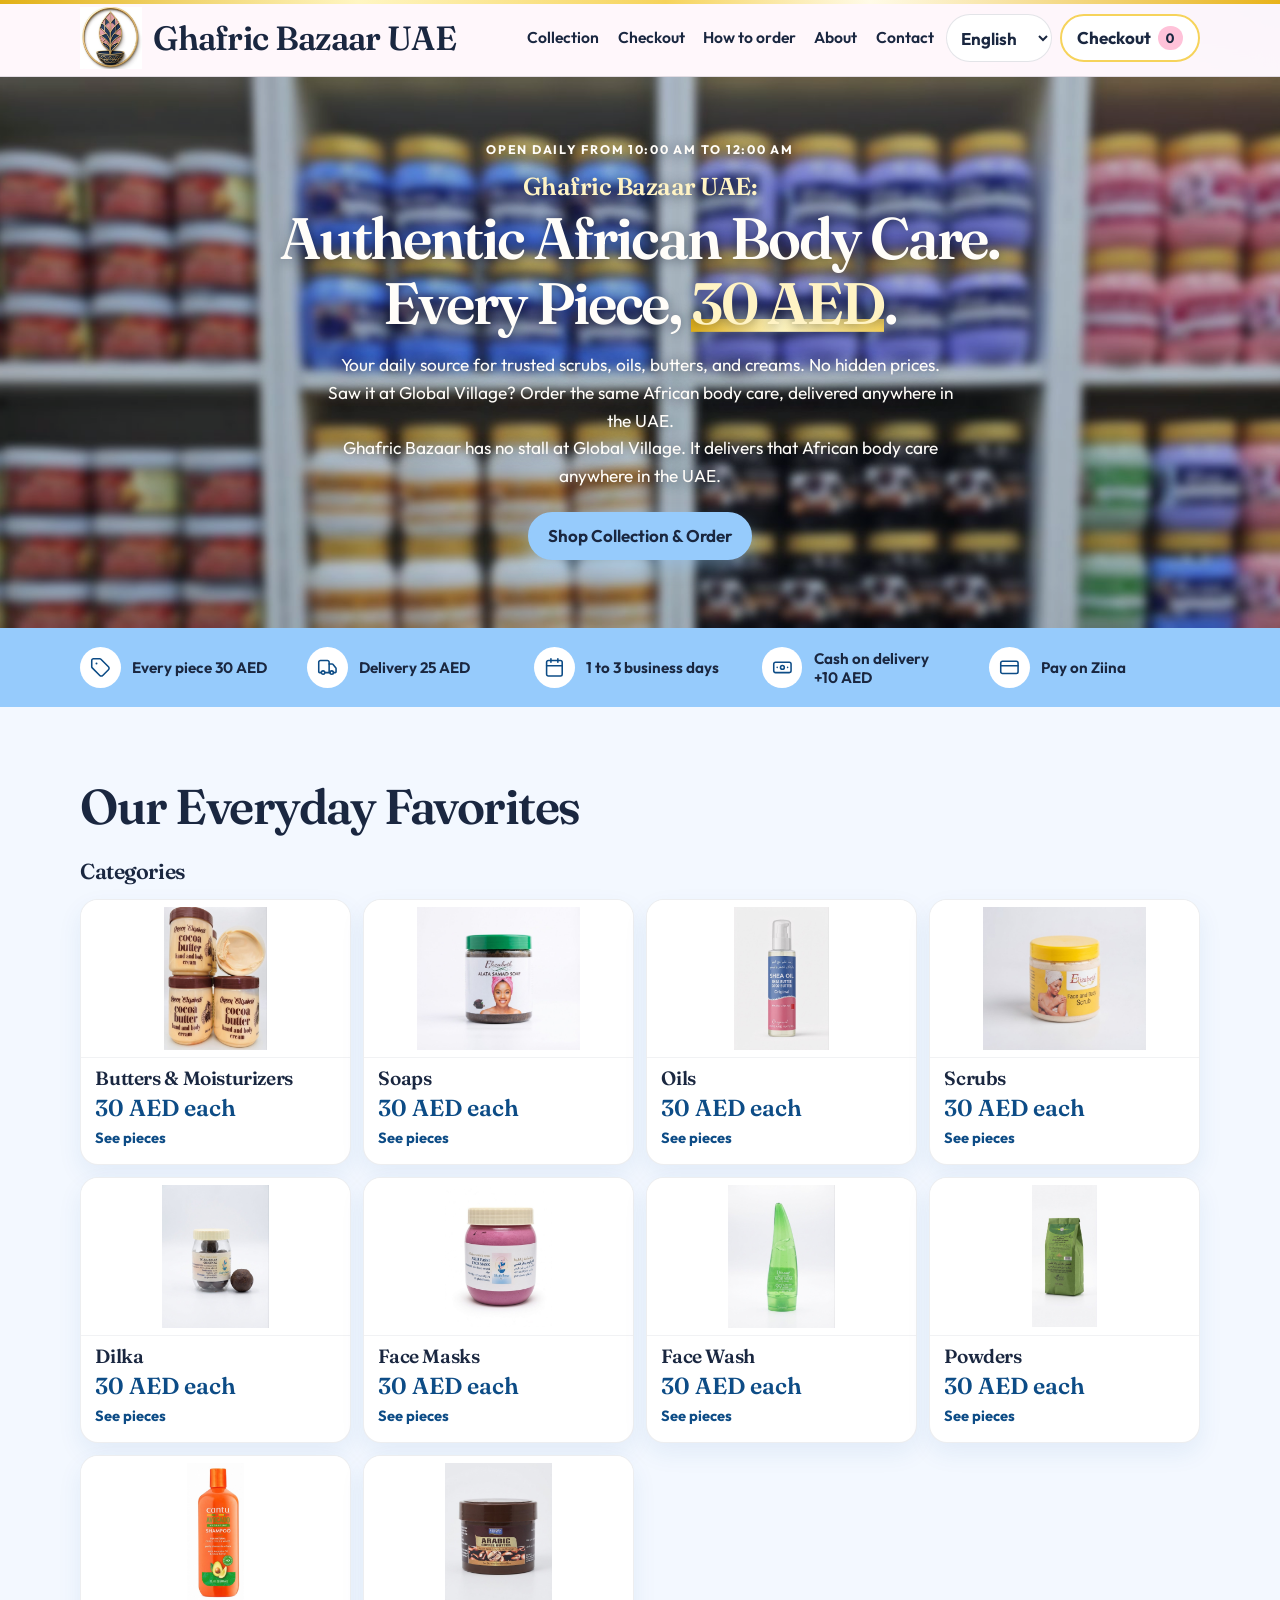
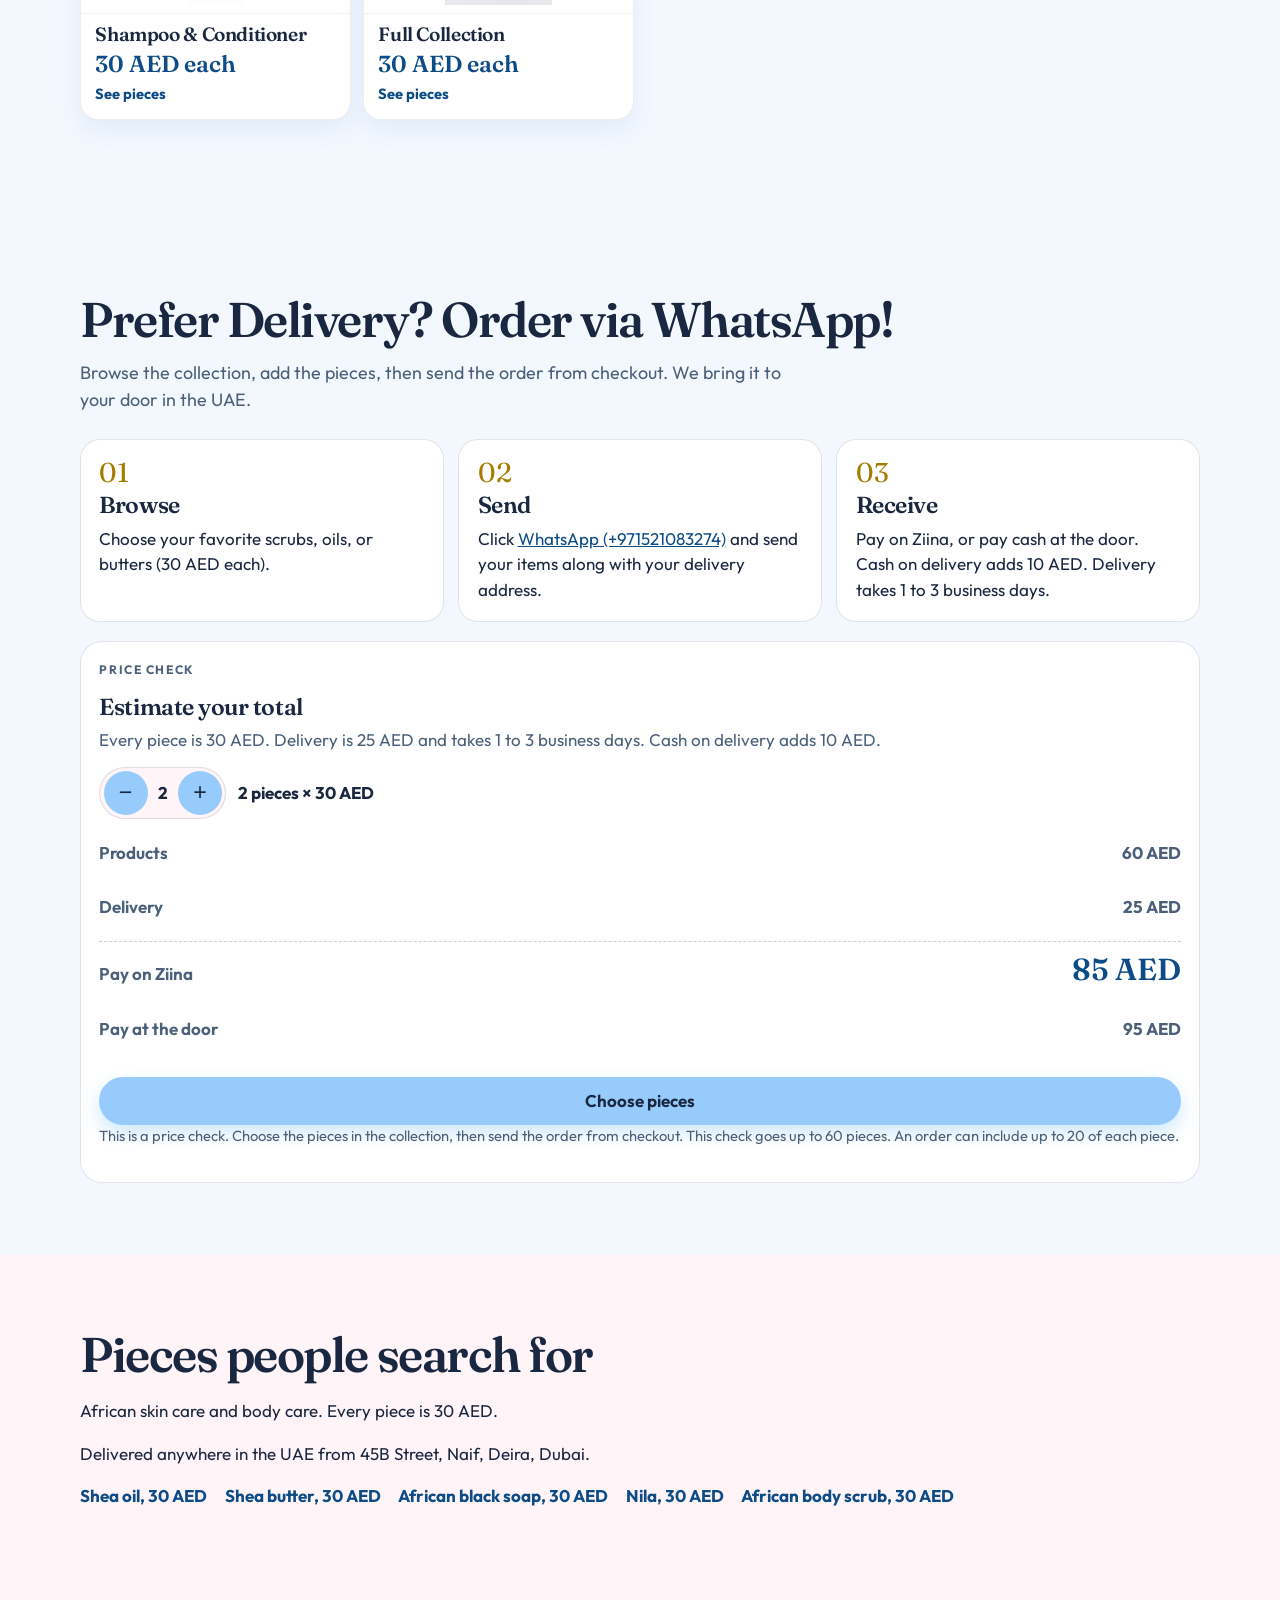
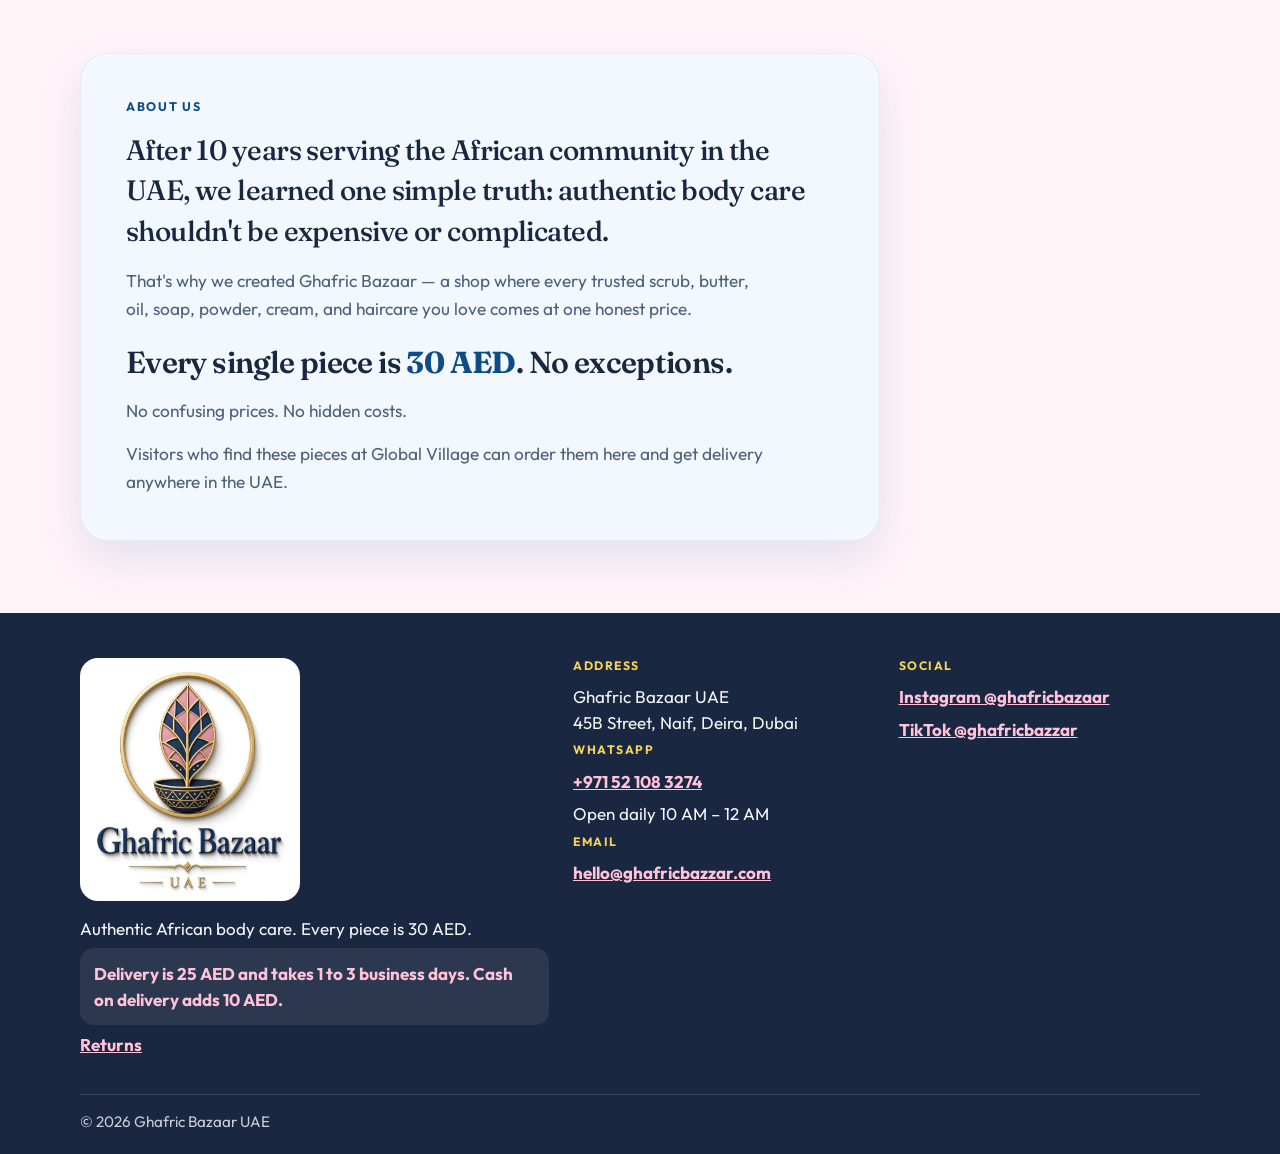
<file: index.html>
<!DOCTYPE html>
<html lang="en">
<head>
  <meta charset="utf-8">
  <meta name="viewport" content="width=device-width, initial-scale=1">
  <meta name="description" content="African shea, nila, and black soap in Dubai. The body care people look for at Global Village, delivered across the UAE. Every piece is 30 AED. Delivery is 25 AED, and free on a 150 AED spend from 7 to 14 November.">
  <meta name="robots" content="index, follow, max-image-preview:large">
  <meta name="geo.region" content="AE-DU">
  <meta name="geo.placename" content="Naif, Deira, Dubai">
  <meta name="geo.position" content="25.2734569;55.3153515">
  <meta name="ICBM" content="25.2734569, 55.3153515">
  <meta name="theme-color" content="#ffc2d9">
  <meta name="format-detection" content="telephone=no">
  <meta property="og:title" content="Ghafric Bazaar UAE | African Body Care in Dubai · 30 AED">
  <meta property="og:description" content="African shea, nila, and black soap in Dubai. The body care people look for at Global Village, delivered across the UAE. Every piece is 30 AED. Delivery is 25 AED, and free on a 150 AED spend from 7 to 14 November.">
  <meta property="og:type" content="website">
  <meta property="og:url" content="https://ghafricbazzar.com/">
  <meta property="og:image" content="https://ghafricbazzar.com/images/logo-mark.png?v=6">
  <meta property="og:image:width" content="480">
  <meta property="og:image:height" content="480">
  <meta property="og:image:alt" content="Ghafric Bazaar UAE logo">
  <meta property="og:site_name" content="Ghafric Bazaar UAE">
  <meta property="og:locale" content="en_AE">
  <meta name="twitter:card" content="summary">
  <meta name="twitter:title" content="Ghafric Bazaar UAE | African Body Care in Dubai · 30 AED">
  <meta name="twitter:description" content="African shea, nila, and black soap in Dubai. The body care people look for at Global Village, delivered across the UAE. Every piece is 30 AED. Delivery is 25 AED, and free on a 150 AED spend from 7 to 14 November.">
  <meta name="twitter:image" content="https://ghafricbazzar.com/images/logo-mark.png?v=6">
  <link rel="canonical" href="https://ghafricbazzar.com/">
  <link rel="alternate" hreflang="en" href="https://ghafricbazzar.com/">
  <link rel="alternate" hreflang="ar" href="https://ghafricbazzar.com/?lang=ar">
  <link rel="alternate" hreflang="am" href="https://ghafricbazzar.com/?lang=am">
  <link rel="alternate" hreflang="hi" href="https://ghafricbazzar.com/?lang=hi">
  <link rel="alternate" hreflang="ur" href="https://ghafricbazzar.com/?lang=ur">
  <link rel="alternate" hreflang="tl" href="https://ghafricbazzar.com/?lang=tl">
  <link rel="alternate" hreflang="x-default" href="https://ghafricbazzar.com/">
  <title>Ghafric Bazaar UAE | African Body Care in Dubai · 30 AED</title>
  <link rel="icon" href="images/logo-mark.png?v=6" type="image/png">
  <link rel="preconnect" href="https://fonts.googleapis.com">
  <link rel="preconnect" href="https://fonts.gstatic.com" crossorigin>
  <link href="https://fonts.googleapis.com/css2?family=Fraunces:opsz,wght@9..144,500;9..144,600;9..144,700&family=Outfit:wght@400;500;600;700&display=swap" rel="stylesheet">
  <link href="https://fonts.googleapis.com/css2?family=Noto+Naskh+Arabic:wght@500;600;700&family=Noto+Nastaliq+Urdu:wght@500;600;700&family=Noto+Sans+Arabic:wght@400;500;600;700&family=Noto+Sans+Devanagari:wght@400;500;600;700&family=Noto+Sans+Ethiopic:wght@400;500;600;700&display=swap" rel="stylesheet">
  <link rel="stylesheet" href="styles.css?v=theme46">
  <script type="application/ld+json">
  {
    "@context": "https://schema.org",
    "@type": "OnlineStore",
    "name": "Ghafric Bazaar UAE",
    "url": "https://ghafricbazzar.com/",
    "image": "https://ghafricbazzar.com/images/logo-mark.png",
    "logo": "https://ghafricbazzar.com/images/logo-mark.png",
    "priceRange": "30 AED",
    "paymentAccepted": "Ziina, Cash",
    "description": "African shea, nila, and black soap in Dubai. The body care people look for at Global Village, delivered across the UAE. Every piece is 30 AED. Delivery is 25 AED, and free on a 150 AED spend from 7 to 14 November. Online daily from 10:00 AM to 12:00 AM.",
    "@id": "https://ghafricbazzar.com/#shop",
    "telephone": "+971521083274",
    "email": "hello@ghafricbazzar.com",
    "currenciesAccepted": "AED",
    "address": {
      "@type": "PostalAddress",
      "streetAddress": "45B Street",
      "addressLocality": "Naif",
      "addressRegion": "Dubai",
      "addressCountry": "AE"
    },
    "geo": {
      "@type": "GeoCoordinates",
      "latitude": 25.2734569,
      "longitude": 55.3153515
    },
    "contactPoint": {
      "@type": "ContactPoint",
      "telephone": "+971521083274",
      "email": "hello@ghafricbazzar.com",
      "contactType": "customer service",
      "areaServed": "AE",
      "availableLanguage": ["English", "Arabic", "Amharic", "Hindi", "Urdu", "Filipino"],
      "hoursAvailable": {
        "@type": "OpeningHoursSpecification",
        "dayOfWeek": ["Monday","Tuesday","Wednesday","Thursday","Friday","Saturday","Sunday"],
        "opens": "10:00",
        "closes": "23:59"
      }
    },
    "areaServed": [
      { "@type": "City", "name": "Dubai" },
      { "@type": "City", "name": "Sharjah" },
      { "@type": "City", "name": "Ajman" },
      { "@type": "City", "name": "Abu Dhabi" },
      { "@type": "City", "name": "Ras Al Khaimah" },
      { "@type": "City", "name": "Fujairah" },
      { "@type": "City", "name": "Umm Al Quwain" },
      { "@type": "Country", "name": "United Arab Emirates" }
    ],
    "openingHoursSpecification": {
      "@type": "OpeningHoursSpecification",
      "dayOfWeek": ["Monday","Tuesday","Wednesday","Thursday","Friday","Saturday","Sunday"],
      "opens": "10:00",
      "closes": "23:59"
    },
    "sameAs": [
      "https://www.instagram.com/ghafricbazaar/",
      "https://www.tiktok.com/@ghafricbazzar"
    ],
    "makesOffer": [
      {
        "@type": "Offer",
        "itemOffered": { "@type": "Product", "name": "Aker Fassi Body Cream", "offers": { "@type": "Offer", "price": "30", "priceCurrency": "AED", "availability": "https://schema.org/InStock", "url": "https://ghafricbazzar.com/category.html" } },
        "price": "30",
        "priceCurrency": "AED"
      },
      {
        "@type": "Offer",
        "itemOffered": { "@type": "Product", "name": "Lavender Body Cream", "offers": { "@type": "Offer", "price": "30", "priceCurrency": "AED", "availability": "https://schema.org/InStock", "url": "https://ghafricbazzar.com/category.html" } },
        "price": "30",
        "priceCurrency": "AED"
      },
      {
        "@type": "Offer",
        "itemOffered": { "@type": "Product", "name": "Shea Butter White", "offers": { "@type": "Offer", "price": "30", "priceCurrency": "AED", "availability": "https://schema.org/InStock", "url": "https://ghafricbazzar.com/category.html" } },
        "price": "30",
        "priceCurrency": "AED"
      },
      {
        "@type": "Offer",
        "itemOffered": { "@type": "Product", "name": "Shea Butter Yellow", "offers": { "@type": "Offer", "price": "30", "priceCurrency": "AED", "availability": "https://schema.org/InStock", "url": "https://ghafricbazzar.com/category.html" } },
        "price": "30",
        "priceCurrency": "AED"
      },
      {
        "@type": "Offer",
        "itemOffered": { "@type": "Product", "name": "Care Shea Butter Hair Treatment Cream", "offers": { "@type": "Offer", "price": "30", "priceCurrency": "AED", "availability": "https://schema.org/InStock", "url": "https://ghafricbazzar.com/category.html" } },
        "price": "30",
        "priceCurrency": "AED"
      },
      {
        "@type": "Offer",
        "itemOffered": { "@type": "Product", "name": "Avocado Body Cream", "offers": { "@type": "Offer", "price": "30", "priceCurrency": "AED", "availability": "https://schema.org/InStock", "url": "https://ghafricbazzar.com/category.html" } },
        "price": "30",
        "priceCurrency": "AED"
      },
      {
        "@type": "Offer",
        "itemOffered": { "@type": "Product", "name": "Mango Body Cream", "offers": { "@type": "Offer", "price": "30", "priceCurrency": "AED", "availability": "https://schema.org/InStock", "url": "https://ghafricbazzar.com/category.html" } },
        "price": "30",
        "priceCurrency": "AED"
      },
      {
        "@type": "Offer",
        "itemOffered": { "@type": "Product", "name": "Papaya Body Cream", "offers": { "@type": "Offer", "price": "30", "priceCurrency": "AED", "availability": "https://schema.org/InStock", "url": "https://ghafricbazzar.com/category.html" } },
        "price": "30",
        "priceCurrency": "AED"
      },
      {
        "@type": "Offer",
        "itemOffered": { "@type": "Product", "name": "Vanilla Shea Body Cream", "offers": { "@type": "Offer", "price": "30", "priceCurrency": "AED", "availability": "https://schema.org/InStock", "url": "https://ghafricbazzar.com/category.html" } },
        "price": "30",
        "priceCurrency": "AED"
      },
      {
        "@type": "Offer",
        "itemOffered": { "@type": "Product", "name": "Cream with Milk", "offers": { "@type": "Offer", "price": "30", "priceCurrency": "AED", "availability": "https://schema.org/InStock", "url": "https://ghafricbazzar.com/category.html" } },
        "price": "30",
        "priceCurrency": "AED"
      },
      {
        "@type": "Offer",
        "itemOffered": { "@type": "Product", "name": "Sidr Body Cream", "offers": { "@type": "Offer", "price": "30", "priceCurrency": "AED", "availability": "https://schema.org/InStock", "url": "https://ghafricbazzar.com/category.html" } },
        "price": "30",
        "priceCurrency": "AED"
      },
      {
        "@type": "Offer",
        "itemOffered": { "@type": "Product", "name": "Sudanese Face and Body Cream", "offers": { "@type": "Offer", "price": "30", "priceCurrency": "AED", "availability": "https://schema.org/InStock", "url": "https://ghafricbazzar.com/category.html" } },
        "price": "30",
        "priceCurrency": "AED"
      },
      {
        "@type": "Offer",
        "itemOffered": { "@type": "Product", "name": "Shea Oil with Argan", "offers": { "@type": "Offer", "price": "30", "priceCurrency": "AED", "availability": "https://schema.org/InStock", "url": "https://ghafricbazzar.com/category.html" } },
        "price": "30",
        "priceCurrency": "AED"
      },
      {
        "@type": "Offer",
        "itemOffered": { "@type": "Product", "name": "Coffee Body Scrub", "offers": { "@type": "Offer", "price": "30", "priceCurrency": "AED", "availability": "https://schema.org/InStock", "url": "https://ghafricbazzar.com/category.html" } },
        "price": "30",
        "priceCurrency": "AED"
      },
      {
        "@type": "Offer",
        "itemOffered": { "@type": "Product", "name": "Nila Body Scrub", "offers": { "@type": "Offer", "price": "30", "priceCurrency": "AED", "availability": "https://schema.org/InStock", "url": "https://ghafricbazzar.com/category.html" } },
        "price": "30",
        "priceCurrency": "AED"
      },
      {
        "@type": "Offer",
        "itemOffered": { "@type": "Product", "name": "Aker Fassi Body Scrub", "offers": { "@type": "Offer", "price": "30", "priceCurrency": "AED", "availability": "https://schema.org/InStock", "url": "https://ghafricbazzar.com/category.html" } },
        "price": "30",
        "priceCurrency": "AED"
      },
      {
        "@type": "Offer",
        "itemOffered": { "@type": "Product", "name": "Moringa Body Scrub", "offers": { "@type": "Offer", "price": "30", "priceCurrency": "AED", "availability": "https://schema.org/InStock", "url": "https://ghafricbazzar.com/category.html" } },
        "price": "30",
        "priceCurrency": "AED"
      },
      {
        "@type": "Offer",
        "itemOffered": { "@type": "Product", "name": "Licorice Body Scrub", "offers": { "@type": "Offer", "price": "30", "priceCurrency": "AED", "availability": "https://schema.org/InStock", "url": "https://ghafricbazzar.com/category.html" } },
        "price": "30",
        "priceCurrency": "AED"
      },
      {
        "@type": "Offer",
        "itemOffered": { "@type": "Product", "name": "Chebe Moringa Hair Cream", "offers": { "@type": "Offer", "price": "30", "priceCurrency": "AED", "availability": "https://schema.org/InStock", "url": "https://ghafricbazzar.com/category.html" } },
        "price": "30",
        "priceCurrency": "AED"
      },
      {
        "@type": "Offer",
        "itemOffered": { "@type": "Product", "name": "Zenith Coconut Hair Food", "offers": { "@type": "Offer", "price": "30", "priceCurrency": "AED", "availability": "https://schema.org/InStock", "url": "https://ghafricbazzar.com/category.html" } },
        "price": "30",
        "priceCurrency": "AED"
      },
      {
        "@type": "Offer",
        "itemOffered": { "@type": "Product", "name": "Nila Powder", "offers": { "@type": "Offer", "price": "30", "priceCurrency": "AED", "availability": "https://schema.org/InStock", "url": "https://ghafricbazzar.com/category.html" } },
        "price": "30",
        "priceCurrency": "AED"
      },
      {
        "@type": "Offer",
        "itemOffered": { "@type": "Product", "name": "Dilka Balls Original", "offers": { "@type": "Offer", "price": "30", "priceCurrency": "AED", "availability": "https://schema.org/InStock", "url": "https://ghafricbazzar.com/category.html" } },
        "price": "30",
        "priceCurrency": "AED"
      },
      {
        "@type": "Offer",
        "itemOffered": { "@type": "Product", "name": "Dilka Balls Nila", "offers": { "@type": "Offer", "price": "30", "priceCurrency": "AED", "availability": "https://schema.org/InStock", "url": "https://ghafricbazzar.com/category.html" } },
        "price": "30",
        "priceCurrency": "AED"
      },
      {
        "@type": "Offer",
        "itemOffered": { "@type": "Product", "name": "Aker Fassi Face Mask", "offers": { "@type": "Offer", "price": "30", "priceCurrency": "AED", "availability": "https://schema.org/InStock", "url": "https://ghafricbazzar.com/category.html" } },
        "price": "30",
        "priceCurrency": "AED"
      },
      {
        "@type": "Offer",
        "itemOffered": { "@type": "Product", "name": "Moringa Face Mask", "offers": { "@type": "Offer", "price": "30", "priceCurrency": "AED", "availability": "https://schema.org/InStock", "url": "https://ghafricbazzar.com/category.html" } },
        "price": "30",
        "priceCurrency": "AED"
      },
      {
        "@type": "Offer",
        "itemOffered": { "@type": "Product", "name": "Disaar Aloe Vera Face Wash", "offers": { "@type": "Offer", "price": "30", "priceCurrency": "AED", "availability": "https://schema.org/InStock", "url": "https://ghafricbazzar.com/category.html" } },
        "price": "30",
        "priceCurrency": "AED"
      },
      {
        "@type": "Offer",
        "itemOffered": { "@type": "Product", "name": "Cantu for Kids Conditioning Detangler", "offers": { "@type": "Offer", "price": "30", "priceCurrency": "AED", "availability": "https://schema.org/InStock", "url": "https://ghafricbazzar.com/category.html" } },
        "price": "30",
        "priceCurrency": "AED"
      },
      {
        "@type": "Offer",
        "itemOffered": { "@type": "Product", "name": "Reborn Rose Cream", "offers": { "@type": "Offer", "price": "30", "priceCurrency": "AED", "availability": "https://schema.org/InStock", "url": "https://ghafricbazzar.com/category.html" } },
        "price": "30",
        "priceCurrency": "AED"
      },
      {
        "@type": "Offer",
        "itemOffered": { "@type": "Product", "name": "Queen Elisabeth Cocoa Butter Lotion", "offers": { "@type": "Offer", "price": "30", "priceCurrency": "AED", "availability": "https://schema.org/InStock", "url": "https://ghafricbazzar.com/category.html" } },
        "price": "30",
        "priceCurrency": "AED"
      },
      {
        "@type": "Offer",
        "itemOffered": { "@type": "Product", "name": "Queen Elisabeth Cocoa Butter Cream", "offers": { "@type": "Offer", "price": "30", "priceCurrency": "AED", "availability": "https://schema.org/InStock", "url": "https://ghafricbazzar.com/category.html" } },
        "price": "30",
        "priceCurrency": "AED"
      },
      {
        "@type": "Offer",
        "itemOffered": { "@type": "Product", "name": "Reborn Strawberry Cream", "offers": { "@type": "Offer", "price": "30", "priceCurrency": "AED", "availability": "https://schema.org/InStock", "url": "https://ghafricbazzar.com/category.html" } },
        "price": "30",
        "priceCurrency": "AED"
      },
      {
        "@type": "Offer",
        "itemOffered": { "@type": "Product", "name": "Reborn Cucumber Facial Scrub", "offers": { "@type": "Offer", "price": "30", "priceCurrency": "AED", "availability": "https://schema.org/InStock", "url": "https://ghafricbazzar.com/category.html" } },
        "price": "30",
        "priceCurrency": "AED"
      },
      {
        "@type": "Offer",
        "itemOffered": { "@type": "Product", "name": "Reborn Intensive Rose Cream", "offers": { "@type": "Offer", "price": "30", "priceCurrency": "AED", "availability": "https://schema.org/InStock", "url": "https://ghafricbazzar.com/category.html" } },
        "price": "30",
        "priceCurrency": "AED"
      },
      {
        "@type": "Offer",
        "itemOffered": { "@type": "Product", "name": "Reborn Arabic Coffee Butter", "offers": { "@type": "Offer", "price": "30", "priceCurrency": "AED", "availability": "https://schema.org/InStock", "url": "https://ghafricbazzar.com/category.html" } },
        "price": "30",
        "priceCurrency": "AED"
      },
      {
        "@type": "Offer",
        "itemOffered": { "@type": "Product", "name": "Elizabeth Face and Body Scrub", "offers": { "@type": "Offer", "price": "30", "priceCurrency": "AED", "availability": "https://schema.org/InStock", "url": "https://ghafricbazzar.com/category.html" } },
        "price": "30",
        "priceCurrency": "AED"
      },
      {
        "@type": "Offer",
        "itemOffered": { "@type": "Product", "name": "Elizabeth Scrub", "offers": { "@type": "Offer", "price": "30", "priceCurrency": "AED", "availability": "https://schema.org/InStock", "url": "https://ghafricbazzar.com/category.html" } },
        "price": "30",
        "priceCurrency": "AED"
      },
      {
        "@type": "Offer",
        "itemOffered": { "@type": "Product", "name": "Elizabeth Alata Samad Soap", "offers": { "@type": "Offer", "price": "30", "priceCurrency": "AED", "availability": "https://schema.org/InStock", "url": "https://ghafricbazzar.com/category.html" } },
        "price": "30",
        "priceCurrency": "AED"
      },
      {
        "@type": "Offer",
        "itemOffered": { "@type": "Product", "name": "Afrikan Herbal Soap", "offers": { "@type": "Offer", "price": "30", "priceCurrency": "AED", "availability": "https://schema.org/InStock", "url": "https://ghafricbazzar.com/category.html" } },
        "price": "30",
        "priceCurrency": "AED"
      },
      {
        "@type": "Offer",
        "itemOffered": { "@type": "Product", "name": "Cantu Shea Butter Flexible Hold Strengthening Styling Gel", "offers": { "@type": "Offer", "price": "30", "priceCurrency": "AED", "availability": "https://schema.org/InStock", "url": "https://ghafricbazzar.com/category.html" } },
        "price": "30",
        "priceCurrency": "AED"
      },
      {
        "@type": "Offer",
        "itemOffered": { "@type": "Product", "name": "Cantu Avocado Hydrating Shampoo", "offers": { "@type": "Offer", "price": "30", "priceCurrency": "AED", "availability": "https://schema.org/InStock", "url": "https://ghafricbazzar.com/category.html" } },
        "price": "30",
        "priceCurrency": "AED"
      },
      {
        "@type": "Offer",
        "itemOffered": { "@type": "Product", "name": "Mama Ghana Shea Oil Original", "offers": { "@type": "Offer", "price": "30", "priceCurrency": "AED", "availability": "https://schema.org/InStock", "url": "https://ghafricbazzar.com/category.html" } },
        "price": "30",
        "priceCurrency": "AED"
      },
      {
        "@type": "Offer",
        "itemOffered": { "@type": "Product", "name": "Ghafric Frankincense Oil", "offers": { "@type": "Offer", "price": "30", "priceCurrency": "AED", "availability": "https://schema.org/InStock", "url": "https://ghafricbazzar.com/category.html" } },
        "price": "30",
        "priceCurrency": "AED"
      },
      {
        "@type": "Offer",
        "itemOffered": { "@type": "Product", "name": "Yashami Snail Hair Oil", "offers": { "@type": "Offer", "price": "30", "priceCurrency": "AED", "availability": "https://schema.org/InStock", "url": "https://ghafricbazzar.com/category.html" } },
        "price": "30",
        "priceCurrency": "AED"
      },
      {
        "@type": "Offer",
        "itemOffered": { "@type": "Product", "name": "Clere Rich Moisture Body Crème", "offers": { "@type": "Offer", "price": "30", "priceCurrency": "AED", "availability": "https://schema.org/InStock", "url": "https://ghafricbazzar.com/category.html" } },
        "price": "30",
        "priceCurrency": "AED"
      },
      {
        "@type": "Offer",
        "itemOffered": { "@type": "Product", "name": "Clere Repairing Body Crème Berries & Cream", "offers": { "@type": "Offer", "price": "30", "priceCurrency": "AED", "availability": "https://schema.org/InStock", "url": "https://ghafricbazzar.com/category.html" } },
        "price": "30",
        "priceCurrency": "AED"
      },
      {
        "@type": "Offer",
        "itemOffered": { "@type": "Product", "name": "Clere Vanilla Honey Cream", "offers": { "@type": "Offer", "price": "30", "priceCurrency": "AED", "availability": "https://schema.org/InStock", "url": "https://ghafricbazzar.com/category.html" } },
        "price": "30",
        "priceCurrency": "AED"
      },
      {
        "@type": "Offer",
        "itemOffered": { "@type": "Product", "name": "Clere Nourishing Cocoa Butter Crème", "offers": { "@type": "Offer", "price": "30", "priceCurrency": "AED", "availability": "https://schema.org/InStock", "url": "https://ghafricbazzar.com/category.html" } },
        "price": "30",
        "priceCurrency": "AED"
      },
      {
        "@type": "Offer",
        "itemOffered": { "@type": "Product", "name": "Clere Repairing Vanilla Honey Crème", "offers": { "@type": "Offer", "price": "30", "priceCurrency": "AED", "availability": "https://schema.org/InStock", "url": "https://ghafricbazzar.com/category.html" } },
        "price": "30",
        "priceCurrency": "AED"
      },
      {
        "@type": "Offer",
        "itemOffered": { "@type": "Product", "name": "Clere Tropical Coconut Body Lotion", "offers": { "@type": "Offer", "price": "30", "priceCurrency": "AED", "availability": "https://schema.org/InStock", "url": "https://ghafricbazzar.com/category.html" } },
        "price": "30",
        "priceCurrency": "AED"
      },
      {
        "@type": "Offer",
        "itemOffered": { "@type": "Product", "name": "RDL Papaya Hand & Body Lotion", "offers": { "@type": "Offer", "price": "30", "priceCurrency": "AED", "availability": "https://schema.org/InStock", "url": "https://ghafricbazzar.com/category.html" } },
        "price": "30",
        "priceCurrency": "AED"
      },
      {
        "@type": "Offer",
        "itemOffered": { "@type": "Product", "name": "La Fresh Rose Water with Glycerin", "offers": { "@type": "Offer", "price": "30", "priceCurrency": "AED", "availability": "https://schema.org/InStock", "url": "https://ghafricbazzar.com/category.html" } },
        "price": "30",
        "priceCurrency": "AED"
      },
      {
        "@type": "Offer",
        "itemOffered": { "@type": "Product", "name": "Clere Cocoa Butter Hand & Body Lotion", "offers": { "@type": "Offer", "price": "30", "priceCurrency": "AED", "availability": "https://schema.org/InStock", "url": "https://ghafricbazzar.com/category.html" } },
        "price": "30",
        "priceCurrency": "AED"
      },
      {
        "@type": "Offer",
        "itemOffered": { "@type": "Product", "name": "Clere Lanolin & Glycerine Body Lotion", "offers": { "@type": "Offer", "price": "30", "priceCurrency": "AED", "availability": "https://schema.org/InStock", "url": "https://ghafricbazzar.com/category.html" } },
        "price": "30",
        "priceCurrency": "AED"
      },
      {
        "@type": "Offer",
        "itemOffered": { "@type": "Product", "name": "Clere Nourishing Lanolin & Glycerine Crème", "offers": { "@type": "Offer", "price": "30", "priceCurrency": "AED", "availability": "https://schema.org/InStock", "url": "https://ghafricbazzar.com/category.html" } },
        "price": "30",
        "priceCurrency": "AED"
      },
      {
        "@type": "Offer",
        "itemOffered": { "@type": "Product", "name": "Moroccan Al Teen Natural Clay", "offers": { "@type": "Offer", "price": "30", "priceCurrency": "AED", "availability": "https://schema.org/InStock", "url": "https://ghafricbazzar.com/category.html" } },
        "price": "30",
        "priceCurrency": "AED"
      },
      {
        "@type": "Offer",
        "itemOffered": { "@type": "Product", "name": "DAX Pomade", "offers": { "@type": "Offer", "price": "30", "priceCurrency": "AED", "availability": "https://schema.org/InStock", "url": "https://ghafricbazzar.com/category.html" } },
        "price": "30",
        "priceCurrency": "AED"
      },
      {
        "@type": "Offer",
        "itemOffered": { "@type": "Product", "name": "La Fresh Anti-Dandruff Hair Cream", "offers": { "@type": "Offer", "price": "30", "priceCurrency": "AED", "availability": "https://schema.org/InStock", "url": "https://ghafricbazzar.com/category.html" } },
        "price": "30",
        "priceCurrency": "AED"
      },
      {
        "@type": "Offer",
        "itemOffered": { "@type": "Product", "name": "St. Dalfour Gluta Sunscreen Cream", "offers": { "@type": "Offer", "price": "30", "priceCurrency": "AED", "availability": "https://schema.org/InStock", "url": "https://ghafricbazzar.com/category.html" } },
        "price": "30",
        "priceCurrency": "AED"
      },
      {
        "@type": "Offer",
        "itemOffered": { "@type": "Product", "name": "St. Dalfour Beauty Whitening", "offers": { "@type": "Offer", "price": "30", "priceCurrency": "AED", "availability": "https://schema.org/InStock", "url": "https://ghafricbazzar.com/category.html" } },
        "price": "30",
        "priceCurrency": "AED"
      },
      {
        "@type": "Offer",
        "itemOffered": { "@type": "Product", "name": "Debbitone Honey Black Soap", "offers": { "@type": "Offer", "price": "30", "priceCurrency": "AED", "availability": "https://schema.org/InStock", "url": "https://ghafricbazzar.com/category.html" } },
        "price": "30",
        "priceCurrency": "AED"
      },
      {
        "@type": "Offer",
        "itemOffered": { "@type": "Product", "name": "Debbitone Lavender Black Soap", "offers": { "@type": "Offer", "price": "30", "priceCurrency": "AED", "availability": "https://schema.org/InStock", "url": "https://ghafricbazzar.com/category.html" } },
        "price": "30",
        "priceCurrency": "AED"
      },
      {
        "@type": "Offer",
        "itemOffered": { "@type": "Product", "name": "Debbitone Charcoal Face and Body Soap", "offers": { "@type": "Offer", "price": "30", "priceCurrency": "AED", "availability": "https://schema.org/InStock", "url": "https://ghafricbazzar.com/category.html" } },
        "price": "30",
        "priceCurrency": "AED"
      },
      {
        "@type": "Offer",
        "itemOffered": { "@type": "Product", "name": "Nubian Heritage African Black Soap", "offers": { "@type": "Offer", "price": "30", "priceCurrency": "AED", "availability": "https://schema.org/InStock", "url": "https://ghafricbazzar.com/category.html" } },
        "price": "30",
        "priceCurrency": "AED"
      },
      {
        "@type": "Offer",
        "itemOffered": { "@type": "Product", "name": "Washami Argan Hair Oil", "offers": { "@type": "Offer", "price": "30", "priceCurrency": "AED", "availability": "https://schema.org/InStock", "url": "https://ghafricbazzar.com/category.html" } },
        "price": "30",
        "priceCurrency": "AED"
      },
      {
        "@type": "Offer",
        "itemOffered": { "@type": "Product", "name": "Washami Olive Hair Oil", "offers": { "@type": "Offer", "price": "30", "priceCurrency": "AED", "availability": "https://schema.org/InStock", "url": "https://ghafricbazzar.com/category.html" } },
        "price": "30",
        "priceCurrency": "AED"
      },
      {
        "@type": "Offer",
        "itemOffered": { "@type": "Product", "name": "Ala Tar Afghan Hair Oil", "offers": { "@type": "Offer", "price": "30", "priceCurrency": "AED", "availability": "https://schema.org/InStock", "url": "https://ghafricbazzar.com/category.html" } },
        "price": "30",
        "priceCurrency": "AED"
      },
      {
        "@type": "Offer",
        "itemOffered": { "@type": "Product", "name": "Amalico Chebe Hair Shampoo", "offers": { "@type": "Offer", "price": "30", "priceCurrency": "AED", "availability": "https://schema.org/InStock", "url": "https://ghafricbazzar.com/category.html" } },
        "price": "30",
        "priceCurrency": "AED"
      },
      {
        "@type": "Offer",
        "itemOffered": { "@type": "Product", "name": "Amalico Chebe Conditioner", "offers": { "@type": "Offer", "price": "30", "priceCurrency": "AED", "availability": "https://schema.org/InStock", "url": "https://ghafricbazzar.com/category.html" } },
        "price": "30",
        "priceCurrency": "AED"
      },
      {
        "@type": "Offer",
        "itemOffered": { "@type": "Product", "name": "Amalico Chebe Hair Treatment Mask", "offers": { "@type": "Offer", "price": "30", "priceCurrency": "AED", "availability": "https://schema.org/InStock", "url": "https://ghafricbazzar.com/category.html" } },
        "price": "30",
        "priceCurrency": "AED"
      },
      {
        "@type": "Offer",
        "itemOffered": { "@type": "Product", "name": "Amalico Chebe Rosemary Shampoo", "offers": { "@type": "Offer", "price": "30", "priceCurrency": "AED", "availability": "https://schema.org/InStock", "url": "https://ghafricbazzar.com/category.html" } },
        "price": "30",
        "priceCurrency": "AED"
      },
      {
        "@type": "Offer",
        "itemOffered": { "@type": "Product", "name": "Amalico Chebe Rosemary Conditioner", "offers": { "@type": "Offer", "price": "30", "priceCurrency": "AED", "availability": "https://schema.org/InStock", "url": "https://ghafricbazzar.com/category.html" } },
        "price": "30",
        "priceCurrency": "AED"
      },
      {
        "@type": "Offer",
        "itemOffered": { "@type": "Product", "name": "Amalico Chebe Avocado Shampoo", "offers": { "@type": "Offer", "price": "30", "priceCurrency": "AED", "availability": "https://schema.org/InStock", "url": "https://ghafricbazzar.com/category.html" } },
        "price": "30",
        "priceCurrency": "AED"
      },
      {
        "@type": "Offer",
        "itemOffered": { "@type": "Product", "name": "Amalico Chebe Avocado Hair Cream", "offers": { "@type": "Offer", "price": "30", "priceCurrency": "AED", "availability": "https://schema.org/InStock", "url": "https://ghafricbazzar.com/category.html" } },
        "price": "30",
        "priceCurrency": "AED"
      },
      {
        "@type": "Offer",
        "itemOffered": { "@type": "Product", "name": "Washami Keratin Hair Mask", "offers": { "@type": "Offer", "price": "30", "priceCurrency": "AED", "availability": "https://schema.org/InStock", "url": "https://ghafricbazzar.com/category.html" } },
        "price": "30",
        "priceCurrency": "AED"
      },
      {
        "@type": "Offer",
        "itemOffered": { "@type": "Product", "name": "Mielle Rosemary Mint Strengthening Hair Masque", "offers": { "@type": "Offer", "price": "30", "priceCurrency": "AED", "availability": "https://schema.org/InStock", "url": "https://ghafricbazzar.com/category.html" } },
        "price": "30",
        "priceCurrency": "AED"
      },
      {
        "@type": "Offer",
        "itemOffered": { "@type": "Product", "name": "Ala Tar Afghan Hair Mask", "offers": { "@type": "Offer", "price": "30", "priceCurrency": "AED", "availability": "https://schema.org/InStock", "url": "https://ghafricbazzar.com/category.html" } },
        "price": "30",
        "priceCurrency": "AED"
      },
      {
        "@type": "Offer",
        "itemOffered": { "@type": "Product", "name": "Ala Tar Afghan Hair Conditioner", "offers": { "@type": "Offer", "price": "30", "priceCurrency": "AED", "availability": "https://schema.org/InStock", "url": "https://ghafricbazzar.com/category.html" } },
        "price": "30",
        "priceCurrency": "AED"
      },
      {
        "@type": "Offer",
        "itemOffered": { "@type": "Product", "name": "Ala Tar Afghan Hair Shampoo", "offers": { "@type": "Offer", "price": "30", "priceCurrency": "AED", "availability": "https://schema.org/InStock", "url": "https://ghafricbazzar.com/category.html" } },
        "price": "30",
        "priceCurrency": "AED"
      },
      {
        "@type": "Offer",
        "itemOffered": { "@type": "Product", "name": "Care Shea Butter Nourishing Shampoo", "offers": { "@type": "Offer", "price": "30", "priceCurrency": "AED", "availability": "https://schema.org/InStock", "url": "https://ghafricbazzar.com/category.html" } },
        "price": "30",
        "priceCurrency": "AED"
      },
      {
        "@type": "Offer",
        "itemOffered": { "@type": "Product", "name": "Cocoa Butter Original", "offers": { "@type": "Offer", "price": "30", "priceCurrency": "AED", "availability": "https://schema.org/InStock", "url": "https://ghafricbazzar.com/category.html" } },
        "price": "30",
        "priceCurrency": "AED"
      },
      {
        "@type": "Offer",
        "itemOffered": { "@type": "Product", "name": "Nila Soap", "offers": { "@type": "Offer", "price": "30", "priceCurrency": "AED", "availability": "https://schema.org/InStock", "url": "https://ghafricbazzar.com/category.html" } },
        "price": "30",
        "priceCurrency": "AED"
      },
      {
        "@type": "Offer",
        "itemOffered": { "@type": "Product", "name": "Turmeric Soap", "offers": { "@type": "Offer", "price": "30", "priceCurrency": "AED", "availability": "https://schema.org/InStock", "url": "https://ghafricbazzar.com/category.html" } },
        "price": "30",
        "priceCurrency": "AED"
      },
      {
        "@type": "Offer",
        "itemOffered": { "@type": "Product", "name": "Moroccan Soap Original", "offers": { "@type": "Offer", "price": "30", "priceCurrency": "AED", "availability": "https://schema.org/InStock", "url": "https://ghafricbazzar.com/category.html" } },
        "price": "30",
        "priceCurrency": "AED"
      },
      {
        "@type": "Offer",
        "itemOffered": { "@type": "Product", "name": "Moroccan Soap Nila", "offers": { "@type": "Offer", "price": "30", "priceCurrency": "AED", "availability": "https://schema.org/InStock", "url": "https://ghafricbazzar.com/category.html" } },
        "price": "30",
        "priceCurrency": "AED"
      },
      {
        "@type": "Offer",
        "itemOffered": { "@type": "Product", "name": "Moroccan Soap Aker Fassi", "offers": { "@type": "Offer", "price": "30", "priceCurrency": "AED", "availability": "https://schema.org/InStock", "url": "https://ghafricbazzar.com/category.html" } },
        "price": "30",
        "priceCurrency": "AED"
      },
      {
        "@type": "Offer",
        "itemOffered": { "@type": "Product", "name": "Moroccan Soap Charcoal", "offers": { "@type": "Offer", "price": "30", "priceCurrency": "AED", "availability": "https://schema.org/InStock", "url": "https://ghafricbazzar.com/category.html" } },
        "price": "30",
        "priceCurrency": "AED"
      },
      {
        "@type": "Offer",
        "itemOffered": { "@type": "Product", "name": "African Black Soap Bar", "offers": { "@type": "Offer", "price": "30", "priceCurrency": "AED", "availability": "https://schema.org/InStock", "url": "https://ghafricbazzar.com/category.html" } },
        "price": "30",
        "priceCurrency": "AED"
      },
      {
        "@type": "Offer",
        "itemOffered": { "@type": "Product", "name": "African Black Soap Paste", "offers": { "@type": "Offer", "price": "30", "priceCurrency": "AED", "availability": "https://schema.org/InStock", "url": "https://ghafricbazzar.com/category.html" } },
        "price": "30",
        "priceCurrency": "AED"
      },
      {
        "@type": "Offer",
        "itemOffered": { "@type": "Product", "name": "African Black Soap Aker Fassi", "offers": { "@type": "Offer", "price": "30", "priceCurrency": "AED", "availability": "https://schema.org/InStock", "url": "https://ghafricbazzar.com/category.html" } },
        "price": "30",
        "priceCurrency": "AED"
      },
      {
        "@type": "Offer",
        "itemOffered": { "@type": "Product", "name": "African Black Soap Nila", "offers": { "@type": "Offer", "price": "30", "priceCurrency": "AED", "availability": "https://schema.org/InStock", "url": "https://ghafricbazzar.com/category.html" } },
        "price": "30",
        "priceCurrency": "AED"
      },
      {
        "@type": "Offer",
        "itemOffered": { "@type": "Product", "name": "Coffee Scrub Soap", "offers": { "@type": "Offer", "price": "30", "priceCurrency": "AED", "availability": "https://schema.org/InStock", "url": "https://ghafricbazzar.com/category.html" } },
        "price": "30",
        "priceCurrency": "AED"
      },
      {
        "@type": "Offer",
        "itemOffered": { "@type": "Product", "name": "African Net Sponge", "offers": { "@type": "Offer", "price": "30", "priceCurrency": "AED", "availability": "https://schema.org/InStock", "url": "https://ghafricbazzar.com/category.html" } },
        "price": "30",
        "priceCurrency": "AED"
      },
      {
        "@type": "Offer",
        "itemOffered": { "@type": "Product", "name": "Shea Oil", "offers": { "@type": "Offer", "price": "30", "priceCurrency": "AED", "availability": "https://schema.org/InStock", "url": "https://ghafricbazzar.com/category.html" } },
        "price": "30",
        "priceCurrency": "AED"
      },
      {
        "@type": "Offer",
        "itemOffered": { "@type": "Product", "name": "Shea Serum Oil", "offers": { "@type": "Offer", "price": "30", "priceCurrency": "AED", "availability": "https://schema.org/InStock", "url": "https://ghafricbazzar.com/category.html" } },
        "price": "30",
        "priceCurrency": "AED"
      },
      {
        "@type": "Offer",
        "itemOffered": { "@type": "Product", "name": "Argan Serum Oil", "offers": { "@type": "Offer", "price": "30", "priceCurrency": "AED", "availability": "https://schema.org/InStock", "url": "https://ghafricbazzar.com/category.html" } },
        "price": "30",
        "priceCurrency": "AED"
      },
      {
        "@type": "Offer",
        "itemOffered": { "@type": "Product", "name": "Romance Serum Oil", "offers": { "@type": "Offer", "price": "30", "priceCurrency": "AED", "availability": "https://schema.org/InStock", "url": "https://ghafricbazzar.com/category.html" } },
        "price": "30",
        "priceCurrency": "AED"
      },
      {
        "@type": "Offer",
        "itemOffered": { "@type": "Product", "name": "Frankincense Serum Oil", "offers": { "@type": "Offer", "price": "30", "priceCurrency": "AED", "availability": "https://schema.org/InStock", "url": "https://ghafricbazzar.com/category.html" } },
        "price": "30",
        "priceCurrency": "AED"
      },
      {
        "@type": "Offer",
        "itemOffered": { "@type": "Product", "name": "Super Hair Growth Oil", "offers": { "@type": "Offer", "price": "30", "priceCurrency": "AED", "availability": "https://schema.org/InStock", "url": "https://ghafricbazzar.com/category.html" } },
        "price": "30",
        "priceCurrency": "AED"
      },
      {
        "@type": "Offer",
        "itemOffered": { "@type": "Product", "name": "Argan Shea Hot Hair Oil", "offers": { "@type": "Offer", "price": "30", "priceCurrency": "AED", "availability": "https://schema.org/InStock", "url": "https://ghafricbazzar.com/category.html" } },
        "price": "30",
        "priceCurrency": "AED"
      },
      {
        "@type": "Offer",
        "itemOffered": { "@type": "Product", "name": "Berries and Shea Hot Hair Oil", "offers": { "@type": "Offer", "price": "30", "priceCurrency": "AED", "availability": "https://schema.org/InStock", "url": "https://ghafricbazzar.com/category.html" } },
        "price": "30",
        "priceCurrency": "AED"
      },
      {
        "@type": "Offer",
        "itemOffered": { "@type": "Product", "name": "Aloe Vera Sidr Hot Hair Oil", "offers": { "@type": "Offer", "price": "30", "priceCurrency": "AED", "availability": "https://schema.org/InStock", "url": "https://ghafricbazzar.com/category.html" } },
        "price": "30",
        "priceCurrency": "AED"
      },
      {
        "@type": "Offer",
        "itemOffered": { "@type": "Product", "name": "Frankincense and Shea Hot Hair Oil", "offers": { "@type": "Offer", "price": "30", "priceCurrency": "AED", "availability": "https://schema.org/InStock", "url": "https://ghafricbazzar.com/category.html" } },
        "price": "30",
        "priceCurrency": "AED"
      },
      {
        "@type": "Offer",
        "itemOffered": { "@type": "Product", "name": "Gold Scrub", "offers": { "@type": "Offer", "price": "30", "priceCurrency": "AED", "availability": "https://schema.org/InStock", "url": "https://ghafricbazzar.com/category.html" } },
        "price": "30",
        "priceCurrency": "AED"
      },
      {
        "@type": "Offer",
        "itemOffered": { "@type": "Product", "name": "Carrot Body Scrub", "offers": { "@type": "Offer", "price": "30", "priceCurrency": "AED", "availability": "https://schema.org/InStock", "url": "https://ghafricbazzar.com/category.html" } },
        "price": "30",
        "priceCurrency": "AED"
      },
      {
        "@type": "Offer",
        "itemOffered": { "@type": "Product", "name": "Turmeric Body Scrub", "offers": { "@type": "Offer", "price": "30", "priceCurrency": "AED", "availability": "https://schema.org/InStock", "url": "https://ghafricbazzar.com/category.html" } },
        "price": "30",
        "priceCurrency": "AED"
      },
      {
        "@type": "Offer",
        "itemOffered": { "@type": "Product", "name": "Dilka Balls Akar Fassi", "offers": { "@type": "Offer", "price": "30", "priceCurrency": "AED", "availability": "https://schema.org/InStock", "url": "https://ghafricbazzar.com/category.html" } },
        "price": "30",
        "priceCurrency": "AED"
      },
      {
        "@type": "Offer",
        "itemOffered": { "@type": "Product", "name": "Fruit Dilka Scrub", "offers": { "@type": "Offer", "price": "30", "priceCurrency": "AED", "availability": "https://schema.org/InStock", "url": "https://ghafricbazzar.com/category.html" } },
        "price": "30",
        "priceCurrency": "AED"
      },
      {
        "@type": "Offer",
        "itemOffered": { "@type": "Product", "name": "Nila Face Mask", "offers": { "@type": "Offer", "price": "30", "priceCurrency": "AED", "availability": "https://schema.org/InStock", "url": "https://ghafricbazzar.com/category.html" } },
        "price": "30",
        "priceCurrency": "AED"
      },
      {
        "@type": "Offer",
        "itemOffered": { "@type": "Product", "name": "Turmeric Face Mask", "offers": { "@type": "Offer", "price": "30", "priceCurrency": "AED", "availability": "https://schema.org/InStock", "url": "https://ghafricbazzar.com/category.html" } },
        "price": "30",
        "priceCurrency": "AED"
      },
      {
        "@type": "Offer",
        "itemOffered": { "@type": "Product", "name": "Aker Fassi Powder", "offers": { "@type": "Offer", "price": "30", "priceCurrency": "AED", "availability": "https://schema.org/InStock", "url": "https://ghafricbazzar.com/category.html" } },
        "price": "30",
        "priceCurrency": "AED"
      },
      {
        "@type": "Offer",
        "itemOffered": { "@type": "Product", "name": "Akpi Powder", "offers": { "@type": "Offer", "price": "30", "priceCurrency": "AED", "availability": "https://schema.org/InStock", "url": "https://ghafricbazzar.com/category.html" } },
        "price": "30",
        "priceCurrency": "AED"
      },
      {
        "@type": "Offer",
        "itemOffered": { "@type": "Product", "name": "Chebe Powder", "offers": { "@type": "Offer", "price": "30", "priceCurrency": "AED", "availability": "https://schema.org/InStock", "url": "https://ghafricbazzar.com/category.html" } },
        "price": "30",
        "priceCurrency": "AED"
      },
      {
        "@type": "Offer",
        "itemOffered": { "@type": "Product", "name": "Akpi Seeds", "offers": { "@type": "Offer", "price": "30", "priceCurrency": "AED", "availability": "https://schema.org/InStock", "url": "https://ghafricbazzar.com/category.html" } },
        "price": "30",
        "priceCurrency": "AED"
      },
      {
        "@type": "Offer",
        "itemOffered": { "@type": "Product", "name": "Chebe Shea Butter Hair Mask", "offers": { "@type": "Offer", "price": "30", "priceCurrency": "AED", "availability": "https://schema.org/InStock", "url": "https://ghafricbazzar.com/category.html" } },
        "price": "30",
        "priceCurrency": "AED"
      }
    ]
  }
  </script>
  <script type="application/ld+json">
  {
    "@context": "https://schema.org",
    "@type": "WebSite",
    "name": "Ghafric Bazaar UAE",
    "url": "https://ghafricbazzar.com/",
    "description": "African shea, nila, and black soap in Dubai. The body care people look for at Global Village, delivered across the UAE. Every piece is 30 AED. Delivery is 25 AED, and free on a 150 AED spend from 7 to 14 November.",
    "inLanguage": "en",
    "publisher": {
      "@type": "Organization",
      "name": "Ghafric Bazaar UAE",
      "url": "https://ghafricbazzar.com/",
      "logo": "https://ghafricbazzar.com/images/logo-mark.png",
      "telephone": "+971521083274",
      "address": {
        "@type": "PostalAddress",
        "streetAddress": "45B Street",
        "addressLocality": "Naif",
        "addressRegion": "Dubai",
        "addressCountry": "AE"
      },
      "sameAs": [
        "https://www.instagram.com/ghafricbazaar/",
        "https://www.tiktok.com/@ghafricbazzar"
      ]
    }
  }
  </script>
  <script type="application/ld+json">
  {
    "@context": "https://schema.org",
    "@type": "FAQPage",
    "mainEntity": [
      {
        "@type": "Question",
        "name": "Where can I order the African body care people look for at Global Village?",
        "acceptedAnswer": {
          "@type": "Answer",
          "text": "Ghafric Bazaar UAE delivers shea, nila, scrubs, soaps, and creams across the UAE. Every piece is 30 AED. Order on WhatsApp at +971 52 108 3274 or email hello@ghafricbazzar.com."
        }
      },
      {
        "@type": "Question",
        "name": "Where is Ghafric Bazaar?",
        "acceptedAnswer": {
          "@type": "Answer",
          "text": "Ghafric Bazaar UAE is at 45B Street, Naif, Deira, Dubai. It delivers African body care anywhere in the UAE. Every piece is 30 AED. Order on WhatsApp at +971 52 108 3274."
        }
      },
      {
        "@type": "Question",
        "name": "Does Ghafric Bazaar have a stall at Global Village?",
        "acceptedAnswer": {
          "@type": "Answer",
          "text": "No. Ghafric Bazaar has no stall at Global Village. It delivers African body care anywhere in the UAE. Every piece is 30 AED. Order on WhatsApp at +971 52 108 3274."
        }
      },
      {
        "@type": "Question",
        "name": "How much is delivery in Dubai and the UAE?",
        "acceptedAnswer": {
          "@type": "Answer",
          "text": "From 7 to 14 November 2026, delivery is free when the pieces add up to 150 AED. Under 150 AED, delivery stays 25 AED. After 14 November, delivery is 25 AED and takes 1 to 3 business days. Cash on delivery adds 10 AED even when delivery is free."
        }
      },
      {
        "@type": "Question",
        "name": "What time does Ghafric Bazaar take orders?",
        "acceptedAnswer": {
          "@type": "Answer",
          "text": "Orders are open daily from 10:00 AM to 12:00 AM, UAE time."
        }
      }
    ]
  }
  </script>
</head>
<body>
  <a class="skip" href="#main">Skip to content</a>

  <svg class="sprite" aria-hidden="true">
    <symbol id="i-wa" viewBox="0 0 24 24">
      <path fill="currentColor" d="M12.04 2C6.58 2 2.15 6.4 2.15 11.83c0 1.74.46 3.44 1.34 4.94L2 22l5.39-1.4a10 10 0 0 0 4.65 1.18h.01c5.46 0 9.89-4.4 9.89-9.84C21.94 6.4 17.5 2 12.04 2zm5.76 14.56c-.24.68-1.4 1.3-1.94 1.38-.5.08-1.12.11-1.8-.11-.42-.14-.95-.31-1.64-.6-2.88-1.24-4.76-4.14-4.9-4.33-.14-.2-1.16-1.54-1.16-2.94s.73-2.08 1-2.37c.24-.28.64-.41 1.02-.41.12 0 .23 0 .33.01.3.01.45.03.65.5.24.58.82 2 .89 2.15.07.14.12.32.02.5-.09.2-.14.32-.28.49-.14.16-.29.37-.42.49-.14.14-.28.29-.12.55.16.26.7 1.15 1.5 1.86 1.03.92 1.9 1.2 2.18 1.34.28.14.44.12.6-.07.16-.2.7-.81.88-1.09.19-.28.37-.23.62-.14.26.09 1.62.76 1.9.9.28.14.46.2.53.32.07.12.07.68-.17 1.36z"/>
    </symbol>
    <symbol id="i-tag" viewBox="0 0 24 24">
      <path d="M12.6 2.6A2 2 0 0 0 11.2 2H4a2 2 0 0 0-2 2v7.2a2 2 0 0 0 .6 1.4l8.7 8.7a2.4 2.4 0 0 0 3.4 0l6.6-6.6a2.4 2.4 0 0 0 0-3.4z"/>
      <circle cx="7.5" cy="7.5" r="1.15" fill="currentColor" stroke="none"/>
    </symbol>
    <symbol id="i-truck" viewBox="0 0 24 24">
      <path d="M14 18V6a2 2 0 0 0-2-2H4a2 2 0 0 0-2 2v11a1 1 0 0 0 1 1h2"/>
      <path d="M15 18H9"/>
      <path d="M19 18h2a1 1 0 0 0 1-1v-3.7a1 1 0 0 0-.2-.6l-3.5-4.4A1 1 0 0 0 17.5 8H14"/>
      <circle cx="17" cy="18" r="2"/>
      <circle cx="7" cy="18" r="2"/>
    </symbol>
    <symbol id="i-calendar" viewBox="0 0 24 24">
      <rect x="3" y="4" width="18" height="18" rx="2"/>
      <path d="M3 10h18M8 2v4M16 2v4"/>
    </symbol>
    <symbol id="i-cash" viewBox="0 0 24 24">
      <rect x="2" y="6" width="20" height="12" rx="2"/>
      <circle cx="12" cy="12" r="2.2"/>
      <path d="M6 12h.01M18 12h.01"/>
    </symbol>
    <symbol id="i-card" viewBox="0 0 24 24">
      <rect x="2" y="5" width="20" height="14" rx="2"/>
      <path d="M2 10h20"/>
    </symbol>
  </svg>

  <header class="site-header" id="top">
    <button class="nav-backdrop" type="button" aria-label="Close"></button>
    <div class="header__inner wrap">
      <a class="logo" href="#top">
        <img class="logo__mark" src="images/logo-mark.png?v=6" alt="" width="62" height="62">
        <span class="logo__name">Ghafric Bazaar UAE</span>
      </a>
      <nav class="nav" id="site-nav" aria-label="Primary">
        <a href="#favorites">Collection</a>
        <a href="checkout.html">Checkout</a>
        <a href="#order">How to order</a>
        <a href="#about">About</a>
        <a href="#contact">Contact</a>
      </nav>
      <button class="nav-toggle" type="button" aria-expanded="false" aria-controls="site-nav">
        <span class="nav-toggle__bars" aria-hidden="true"></span>
        <span class="nav-toggle__label">Menu</span>
      </button>
      <div class="header__actions">
        <label class="lang">
          <select class="lang__select" id="lang-select" aria-label="Language">
            <option value="en">English</option>
            <option value="ar">العربية</option>
            <option value="am">አማርኛ</option>
            <option value="hi">हिन्दी</option>
            <option value="ur">اردو</option>
            <option value="tl">Tagalog</option>
          </select>
        </label>
        <a class="cart-link" href="checkout.html" data-aria-lock>
          <span class="cart-link__label">Checkout</span>
          <span class="cart-link__count" id="cart-count">0</span>
        </a>
      </div>
    </div>
    <p class="sr-only" id="cart-live" aria-live="polite"></p>
  </header>

  <main id="main">
    <p class="offer-band" data-offer-slot>From 7 to 14 November, spend 150 AED and delivery is free.</p>
    <section class="hero" aria-labelledby="hero-title">
      <div class="hero__photo" aria-hidden="true">
        <img src="images/hero-shelf.jpg?v=3" alt="" width="1800" height="750">
      </div>
      <div class="wrap hero__grid">
        <div class="hero__copy">
          <p class="eyebrow">Open daily from 10:00 AM to 12:00 AM</p>
          <h1 id="hero-title">
            <span class="h1-kicker">Ghafric Bazaar UAE:</span>
            <span class="h1-line">Authentic African Body Care.</span>
            <span class="h1-price" data-i18n-html="hero.price">Every Piece, <em>30 AED</em>.</span>
          </h1>
          <p class="lede">Your daily source for trusted scrubs, oils, butters, and creams. No hidden prices.</p>
          <p class="lede">Saw it at Global Village? Order the same African body care, delivered anywhere in the UAE.</p>
          <p class="lede">Ghafric Bazaar has no stall at Global Village. It delivers that African body care anywhere in the UAE.</p>
          <div class="hero__actions">
            <a class="btn btn--primary" href="#favorites">Shop Collection &amp; Order</a>
          </div>
        </div>
      </div>
    </section>

    <section class="features" aria-labelledby="features-title">
      <h2 class="sr-only" id="features-title">Prices and payment</h2>
      <ul class="features__list wrap">
        <li class="feature">
          <span class="feature__mark" aria-hidden="true"><svg class="icon"><use href="#i-tag"></use></svg></span>
          <span>Every piece 30 AED</span>
        </li>
        <li class="feature">
          <span class="feature__mark" aria-hidden="true"><svg class="icon"><use href="#i-truck"></use></svg></span>
          <span id="delivery-feature">150 AED, delivery free</span>
        </li>
        <li class="feature">
          <span class="feature__mark" aria-hidden="true"><svg class="icon"><use href="#i-calendar"></use></svg></span>
          <span>1 to 3 business days</span>
        </li>
        <li class="feature">
          <span class="feature__mark" aria-hidden="true"><svg class="icon"><use href="#i-cash"></use></svg></span>
          <span>Cash on delivery +10 AED</span>
        </li>
        <li class="feature">
          <span class="feature__mark" aria-hidden="true"><svg class="icon"><use href="#i-card"></use></svg></span>
          <span>Pay on Ziina</span>
        </li>
      </ul>
    </section>

    <section class="section section--paper" id="favorites" aria-labelledby="favorites-title">
      <div class="wrap">
        <header class="section__head">
          <h2 id="favorites-title">Our Everyday Favorites</h2>
        </header>
        <h3 class="cats__title">Categories</h3>
        <ul class="categories" id="category-list">
          <li>
            <a href="category.html?c=butters">
              <span class="cat__cover"><img loading="lazy" src="images/queen-elisabeth-cocoa-butter-cream.jpg" alt="" width="800" height="800"></span>
              <span class="cat__name">Butters &amp; Moisturizers</span>
              <span class="cat__price">30 AED each</span>
              <span class="cat__order">See pieces</span>
            </a>
          </li>
          <li>
            <a href="category.html?c=soaps">
              <span class="cat__cover"><img loading="lazy" src="images/elizabeth-alata-samad-soap.png" alt="" width="800" height="1000"></span>
              <span class="cat__name">Soaps</span>
              <span class="cat__price">30 AED each</span>
              <span class="cat__order">See pieces</span>
            </a>
          </li>
          <li>
            <a href="category.html?c=oils">
              <span class="cat__cover"><img loading="lazy" src="images/mama-ghana-shea-oil-original.png" alt="" width="800" height="1000"></span>
              <span class="cat__name">Oils</span>
              <span class="cat__price">30 AED each</span>
              <span class="cat__order">See pieces</span>
            </a>
          </li>
          <li>
            <a href="category.html?c=scrubs">
              <span class="cat__cover"><img loading="lazy" src="images/elizabeth-face-and-body-scrub.png" alt="" width="800" height="1000"></span>
              <span class="cat__name">Scrubs</span>
              <span class="cat__price">30 AED each</span>
              <span class="cat__order">See pieces</span>
            </a>
          </li>
          <li>
            <a href="category.html?c=dilka">
              <span class="cat__cover"><img loading="lazy" src="images/dilka-balls-original.jpg" alt="" width="800" height="1000"></span>
              <span class="cat__name">Dilka</span>
              <span class="cat__price">30 AED each</span>
              <span class="cat__order">See pieces</span>
            </a>
          </li>
          <li>
            <a href="category.html?c=masks">
              <span class="cat__cover"><img loading="lazy" src="images/aker-fassi-face-mask.jpg" alt="" width="800" height="1000"></span>
              <span class="cat__name">Face Masks</span>
              <span class="cat__price">30 AED each</span>
              <span class="cat__order">See pieces</span>
            </a>
          </li>
          <li>
            <a href="category.html?c=facewash">
              <span class="cat__cover"><img loading="lazy" src="images/aloe-vera-face-wash.jpg" alt="" width="800" height="1000"></span>
              <span class="cat__name">Face Wash</span>
              <span class="cat__price">30 AED each</span>
              <span class="cat__order">See pieces</span>
            </a>
          </li>
          <li>
            <a href="category.html?c=powders">
              <span class="cat__cover"><img loading="lazy" src="images/moroccan-al-teen-clay.png" alt="" width="800" height="1000"></span>
              <span class="cat__name">Powders</span>
              <span class="cat__price">30 AED each</span>
              <span class="cat__order">See pieces</span>
            </a>
          </li>
          <li>
            <a href="category.html?c=shampoo">
              <span class="cat__cover"><img loading="lazy" src="images/cantu-avocado-hydrating-shampoo.png" alt="" width="800" height="1000"></span>
              <span class="cat__name">Shampoo &amp; Conditioner</span>
              <span class="cat__price">30 AED each</span>
              <span class="cat__order">See pieces</span>
            </a>
          </li>
          <li>
            <a href="category.html">
              <span class="cat__cover"><img loading="lazy" src="images/reborn-arabic-coffee-butter.png" alt="" width="800" height="1000"></span>
              <span class="cat__name">Full Collection</span>
              <span class="cat__price">30 AED each</span>
              <span class="cat__order">See pieces</span>
            </a>
          </li>
        </ul>
      </div>
    </section>

    <section class="section section--paper" id="order" aria-labelledby="order-title">
      <div class="wrap">
        <h2 id="order-title">Prefer Delivery? Order via WhatsApp!</h2>
        <p class="order-intro">Browse the collection, add the pieces, then send the order from checkout. We bring it to your door in the UAE.</p>
        <ol class="steps">
          <li>
            <span class="steps__num">01</span>
            <h3>Browse</h3>
            <p>Choose your favorite scrubs, oils, or butters (30 AED each).</p>
          </li>
          <li>
            <span class="steps__num">02</span>
            <h3>Send</h3>
            <p data-i18n-html="step.send">Click <a href="checkout.html">WhatsApp (+971521083274)</a> and send your items along with your delivery address.</p>
          </li>
          <li>
            <span class="steps__num">03</span>
            <h3>Receive</h3>
            <p>Pay on Ziina, or pay cash at the door. Cash on delivery adds 10 AED. Delivery takes 1 to 3 business days.</p>
          </li>
        </ol>

        <div class="order-grid">
          <div class="panel estimator">
            <p class="panel__kicker">Price check</p>
            <h3>Estimate your total</h3>
            <p>Every piece is 30 AED. Delivery is 25 AED and takes 1 to 3 business days. Cash on delivery adds 10 AED.</p>
            <p class="offer-line" id="estimator-offer" hidden></p>
            <div class="estimator__qty">
              <div class="stepper" role="group" aria-label="Number of pieces">
                <button type="button" id="qty-dec" aria-label="Remove one piece">−</button>
                <span id="qty" class="stepper__value">2</span>
                <button type="button" id="qty-inc" aria-label="Add one piece">+</button>
              </div>
              <p class="estimator__math"><span id="qty-copy">2</span> <span id="qty-word">pieces</span> <span class="estimator__times">× 30 AED</span></p>
            </div>
            <p class="estimator__line"><span>Products</span> <strong id="product-total">60 AED</strong></p>
            <p class="estimator__line"><span>Delivery</span> <strong id="estimator-delivery">25 AED</strong></p>
            <p class="estimator__line estimator__line--grand" aria-live="polite"><span>Pay on Ziina</span> <strong id="grand-total">85 AED</strong></p>
            <p class="estimator__line"><span>Pay at the door</span> <strong id="door-total">95 AED</strong></p>
            <a class="btn btn--primary btn--block" id="estimator-order" href="category.html">
              <span>Choose pieces</span>
            </a>
            <p class="hint">This is a price check. Choose the pieces in the collection, then send the order from checkout. This check goes up to 60 pieces. An order can include up to 20 of each piece.</p>
          </div>
        </div>
      </div>
    </section>

    <section class="section" aria-labelledby="search-pieces-title">
      <div class="wrap">
        <h2 id="search-pieces-title">Pieces people search for</h2>
        <p>African skin care and body care. Every piece is 30 AED.</p>
        <p>Delivered anywhere in the UAE from 45B Street, Naif, Deira, Dubai.</p>
        <ul class="piece-nav">
          <li><a href="shea-oil.html">Shea oil, 30 AED</a></li>
          <li><a href="shea-butter.html">Shea butter, 30 AED</a></li>
          <li><a href="african-black-soap.html">African black soap, 30 AED</a></li>
          <li><a href="nila.html">Nila, 30 AED</a></li>
          <li><a href="body-scrub.html">African body scrub, 30 AED</a></li>
        </ul>
      </div>
    </section>

    <section class="section" id="about" aria-labelledby="about-title">
      <div class="wrap">
        <article class="about-card">
          <h2 class="eyebrow" id="about-title">About us</h2>
          <p class="about__lead">After 10 years serving the African community in the UAE, we learned one simple truth: authentic body care shouldn't be expensive or complicated.</p>
          <p class="about__body">That's why we created Ghafric Bazaar — a shop where every trusted scrub, butter, oil, soap, powder, cream, and haircare you love comes at one honest price.</p>
          <p class="about__price" data-i18n-html="about.price">Every single piece is <strong>30 AED</strong>. No exceptions.</p>
          <p class="about__close">No confusing prices. No hidden costs.</p>
          <p class="about__body">Visitors who find these pieces at Global Village can order them here and get delivery anywhere in the UAE.</p>
        </article>
      </div>
    </section>

  </main>

  <footer class="footer" id="contact">
    <div class="wrap footer__grid">
      <div>
        <img class="footer__logo" src="images/logo.png?v=9" alt="Ghafric Bazaar UAE" width="220" height="253">
        <p>Authentic African body care. Every piece is 30 AED.</p>
        <p class="notice">Delivery is 25 AED and takes 1 to 3 business days. Cash on delivery adds 10 AED.</p>
        <p><a href="returns.html">Returns</a></p>
      </div>
      <div>
        <h2>Address</h2>
        <p>Ghafric Bazaar UAE<br>45B Street, Naif, Deira, Dubai</p>
        <h2>WhatsApp</h2>
        <p><a data-wa="wa.order" href="https://wa.me/971521083274?text=Hello%20Ghafric%20Bazaar%20UAE%21">+971 52 108 3274</a></p>
        <p>Open daily 10 AM – 12 AM</p>
        <h2>Email</h2>
        <p><a href="mailto:hello@ghafricbazzar.com">hello@ghafricbazzar.com</a></p>
      </div>
      <div>
        <h2>Social</h2>
        <p><a href="https://www.instagram.com/ghafricbazaar/" target="_blank" rel="noopener noreferrer">Instagram @ghafricbazaar<span class="sr-only"> (opens in a new tab)</span></a></p>
        <p><a href="https://www.tiktok.com/@ghafricbazzar" target="_blank" rel="noopener noreferrer">TikTok @ghafricbazzar<span class="sr-only"> (opens in a new tab)</span></a></p>
      </div>
    </div>
    <div class="wrap footer__base">
      <p>© 2026 Ghafric Bazaar UAE</p>
    </div>
  </footer>

  <button class="to-top" type="button" hidden aria-label="Back to top">
    <span class="to-top__arrow" aria-hidden="true"></span>
  </button>

  <script src="i18n-data.js?v=29"></script>
  <script src="i18n.js?v=12"></script>
  <script src="main.js?v=34" defer></script>
</body>
</html>
</file>
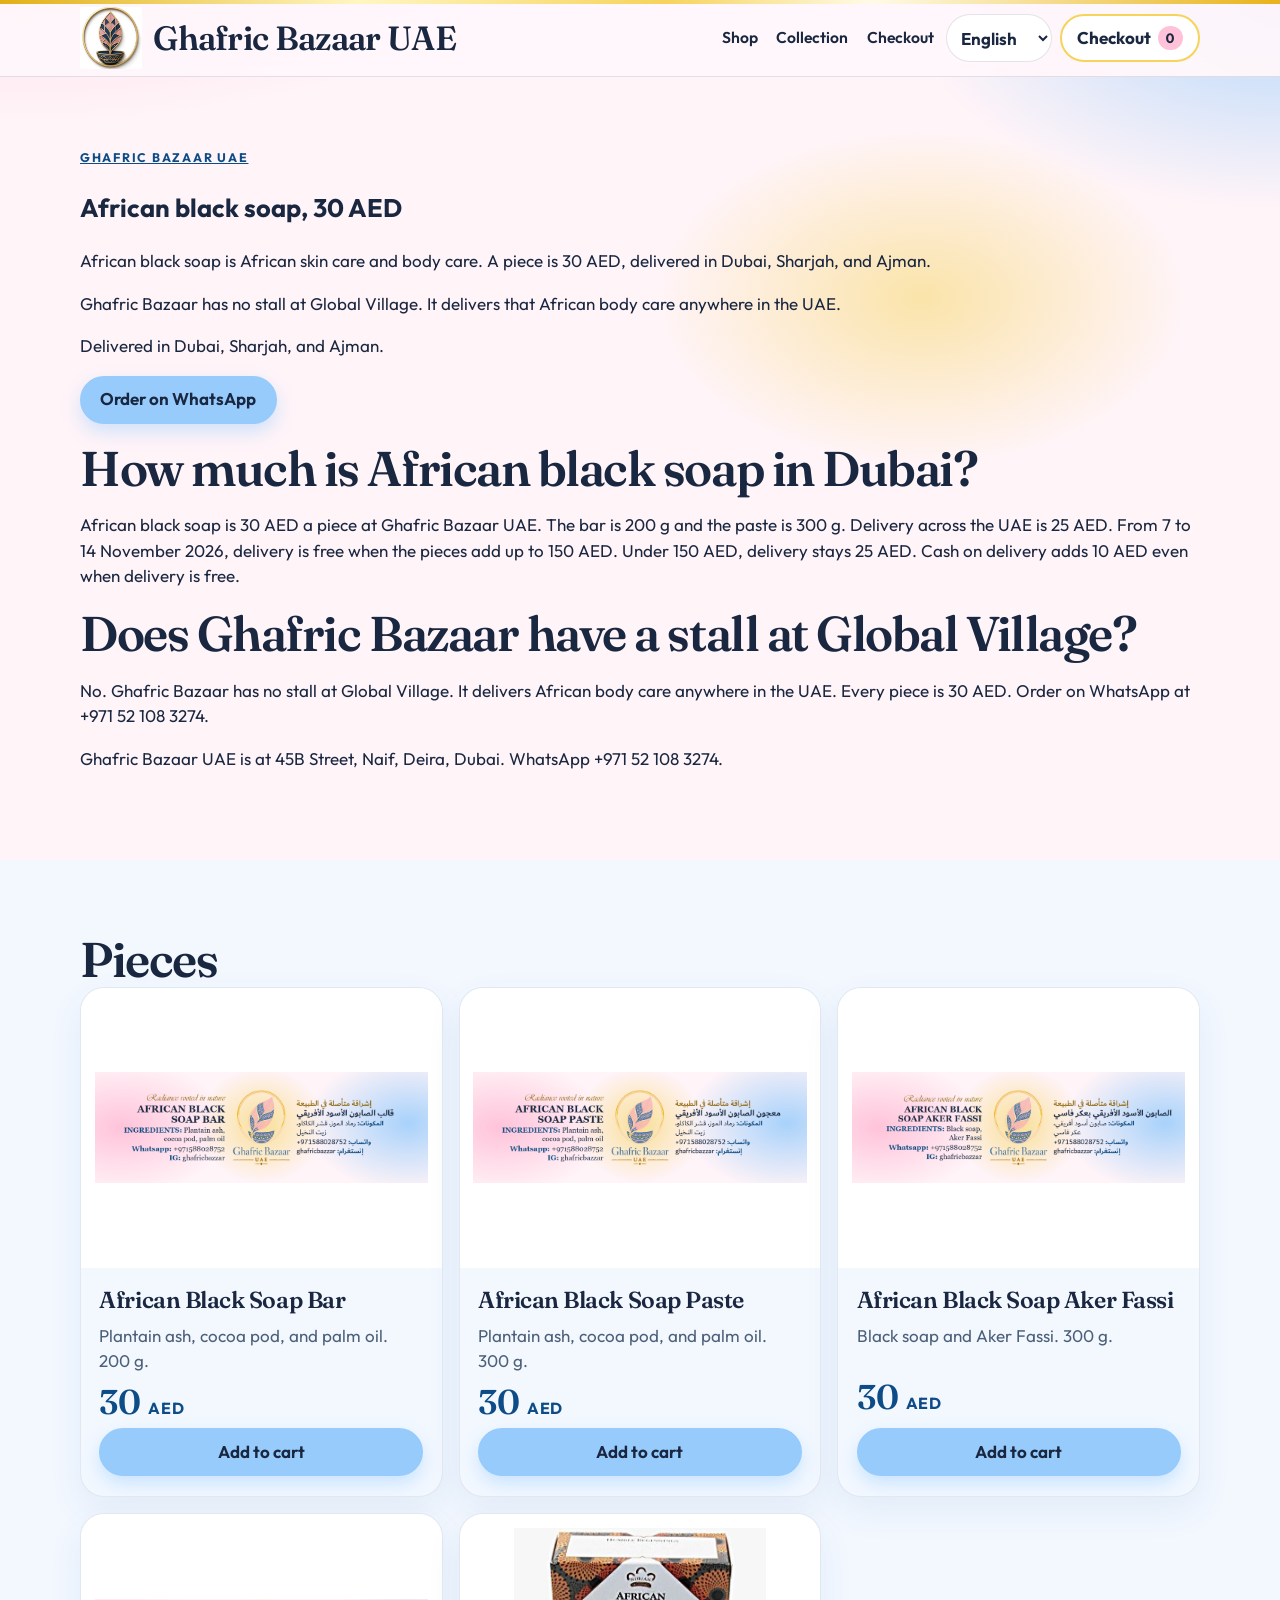
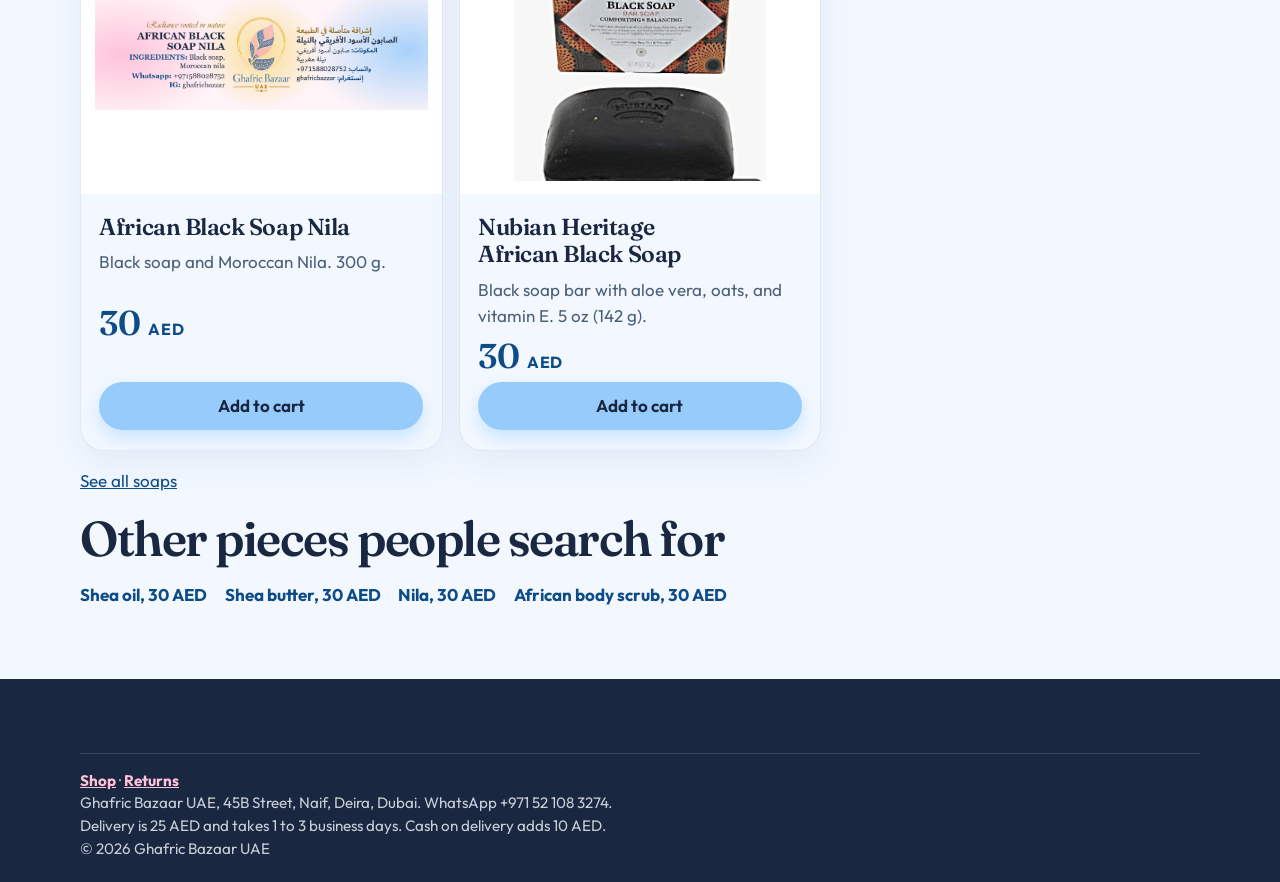
<file: african-black-soap.html>
<!DOCTYPE html>
<html lang="en">
<head>
  <meta charset="utf-8">
  <meta name="viewport" content="width=device-width, initial-scale=1">
  <meta name="description" content="African black soap is African skin care and body care. A piece is 30 AED, delivered in Dubai, Sharjah, and Ajman. Ghafric Bazaar has no stall at Global Village. It delivers that African body care anywhere in the UAE.">
  <meta name="robots" content="index, follow, max-image-preview:large">
  <meta name="theme-color" content="#ffc2d9">
  <meta name="format-detection" content="telephone=no">
  <title>African black soap in Dubai, 30 AED | Ghafric Bazaar UAE</title>
  <meta property="og:title" content="African black soap in Dubai, 30 AED | Ghafric Bazaar UAE">
  <meta property="og:description" content="African black soap is African skin care and body care. A piece is 30 AED, delivered in Dubai, Sharjah, and Ajman. Ghafric Bazaar has no stall at Global Village. It delivers that African body care anywhere in the UAE.">
  <meta property="og:type" content="website">
  <meta property="og:url" content="https://ghafricbazzar.com/african-black-soap.html">
  <meta property="og:image" content="https://ghafricbazzar.com/images/african-black-soap-bar.png">
  <meta property="og:site_name" content="Ghafric Bazaar UAE">
  <meta property="og:locale" content="en_AE">
  <meta name="twitter:card" content="summary_large_image">
  <meta name="twitter:title" content="African black soap in Dubai, 30 AED | Ghafric Bazaar UAE">
  <meta name="twitter:description" content="African black soap is African skin care and body care. A piece is 30 AED, delivered in Dubai, Sharjah, and Ajman. Ghafric Bazaar has no stall at Global Village. It delivers that African body care anywhere in the UAE.">
  <meta name="twitter:image" content="https://ghafricbazzar.com/images/african-black-soap-bar.png">
  <meta name="geo.region" content="AE-DU">
  <meta name="geo.placename" content="Naif, Deira, Dubai">
  <meta name="geo.position" content="25.2734569;55.3153515">
  <meta name="ICBM" content="25.2734569, 55.3153515">
  <link rel="canonical" href="https://ghafricbazzar.com/african-black-soap.html">
  <link rel="icon" href="images/logo-mark.png?v=6" type="image/png">
  <link rel="preconnect" href="https://fonts.googleapis.com">
  <link rel="preconnect" href="https://fonts.gstatic.com" crossorigin>
  <link href="https://fonts.googleapis.com/css2?family=Fraunces:opsz,wght@9..144,500;9..144,600;9..144,700&family=Outfit:wght@400;500;600;700&family=Noto+Naskh+Arabic:wght@500;600;700&family=Noto+Nastaliq+Urdu:wght@500;600;700&family=Noto+Sans+Arabic:wght@400;500;600;700&family=Noto+Sans+Devanagari:wght@400;500;600;700&family=Noto+Sans+Ethiopic:wght@400;500;600;700&display=swap" rel="stylesheet">
  <link rel="stylesheet" href="styles.css?v=theme46">
  <script type="application/ld+json">
  {
    "@context": "https://schema.org",
    "@type": "BreadcrumbList",
    "itemListElement": [
      { "@type": "ListItem", "position": 1, "name": "Home", "item": "https://ghafricbazzar.com/" },
      { "@type": "ListItem", "position": 2, "name": "African black soap, 30 AED", "item": "https://ghafricbazzar.com/african-black-soap.html" }
    ]
  }
  </script>
  <script type="application/ld+json">
  {
    "@context": "https://schema.org",
    "@type": "FAQPage",
    "mainEntity": [
      {
        "@type": "Question",
        "name": "How much is African black soap in Dubai?",
        "acceptedAnswer": { "@type": "Answer", "text": "African black soap is 30 AED a piece at Ghafric Bazaar UAE. The bar is 200 g and the paste is 300 g. Delivery across the UAE is 25 AED. From 7 to 14 November 2026, delivery is free when the pieces add up to 150 AED. Under 150 AED, delivery stays 25 AED. Cash on delivery adds 10 AED even when delivery is free." }
      },
      {
        "@type": "Question",
        "name": "Where is Ghafric Bazaar?",
        "acceptedAnswer": { "@type": "Answer", "text": "Ghafric Bazaar UAE is at 45B Street, Naif, Deira, Dubai. It delivers African body care anywhere in the UAE. Every piece is 30 AED. Order on WhatsApp at +971 52 108 3274." }
      },
      {
        "@type": "Question",
        "name": "Does Ghafric Bazaar have a stall at Global Village?",
        "acceptedAnswer": { "@type": "Answer", "text": "No. Ghafric Bazaar has no stall at Global Village. It delivers African body care anywhere in the UAE. Every piece is 30 AED. Order on WhatsApp at +971 52 108 3274." }
      }
    ]
  }
  </script>
  <script type="application/ld+json">
  {
    "@context": "https://schema.org",
    "@type": "ItemList",
    "name": "African black soap, 30 AED",
    "numberOfItems": 5,
    "itemListElement": [
    {
      "@type": "ListItem",
      "position": 1,
      "item": {
        "@type": "Product",
        "name": "African Black Soap Bar",
        "description": "Plantain ash, cocoa pod, and palm oil. 200 g.",
        "image": "https://ghafricbazzar.com/images/african-black-soap-bar.png",
        "offers": {
          "@type": "Offer",
          "price": "30",
          "priceCurrency": "AED",
          "availability": "https://schema.org/InStock",
          "url": "https://ghafricbazzar.com/african-black-soap.html"
        }
      }
    },
    {
      "@type": "ListItem",
      "position": 2,
      "item": {
        "@type": "Product",
        "name": "African Black Soap Paste",
        "description": "Plantain ash, cocoa pod, and palm oil. 300 g.",
        "image": "https://ghafricbazzar.com/images/african-black-soap-paste.png",
        "offers": {
          "@type": "Offer",
          "price": "30",
          "priceCurrency": "AED",
          "availability": "https://schema.org/InStock",
          "url": "https://ghafricbazzar.com/african-black-soap.html"
        }
      }
    },
    {
      "@type": "ListItem",
      "position": 3,
      "item": {
        "@type": "Product",
        "name": "African Black Soap Aker Fassi",
        "description": "Black soap and Aker Fassi. 300 g.",
        "image": "https://ghafricbazzar.com/images/african-black-soap-aker-fassi.png",
        "offers": {
          "@type": "Offer",
          "price": "30",
          "priceCurrency": "AED",
          "availability": "https://schema.org/InStock",
          "url": "https://ghafricbazzar.com/african-black-soap.html"
        }
      }
    },
    {
      "@type": "ListItem",
      "position": 4,
      "item": {
        "@type": "Product",
        "name": "African Black Soap Nila",
        "description": "Black soap and Moroccan Nila. 300 g.",
        "image": "https://ghafricbazzar.com/images/african-black-soap-nila.png",
        "offers": {
          "@type": "Offer",
          "price": "30",
          "priceCurrency": "AED",
          "availability": "https://schema.org/InStock",
          "url": "https://ghafricbazzar.com/african-black-soap.html"
        }
      }
    },
    {
      "@type": "ListItem",
      "position": 5,
      "item": {
        "@type": "Product",
        "name": "Nubian Heritage African Black Soap",
        "description": "Black soap bar with aloe vera, oats, and vitamin E. 5 oz (142 g).",
        "image": "https://ghafricbazzar.com/images/nubian-heritage-african-black-soap.jpg",
        "offers": {
          "@type": "Offer",
          "price": "30",
          "priceCurrency": "AED",
          "availability": "https://schema.org/InStock",
          "url": "https://ghafricbazzar.com/african-black-soap.html"
        }
      }
    }
    ]
  }
  </script>
  <script type="application/ld+json">
  {
    "@context": "https://schema.org",
    "@type": "OnlineStore",
    "@id": "https://ghafricbazzar.com/#shop",
    "name": "Ghafric Bazaar UAE",
    "url": "https://ghafricbazzar.com/",
    "telephone": "+971521083274",
    "email": "hello@ghafricbazzar.com",
    "address": {
      "@type": "PostalAddress",
      "streetAddress": "45B Street",
      "addressLocality": "Naif",
      "addressRegion": "Dubai",
      "addressCountry": "AE"
    },
    "geo": {
      "@type": "GeoCoordinates",
      "latitude": 25.2734569,
      "longitude": 55.3153515
    }
  }
  </script>
</head>
<body>
  <a class="skip" href="#main">Skip to content</a>
  <header class="site-header" id="top">
    <button class="nav-backdrop" type="button" aria-label="Close"></button>
    <div class="header__inner wrap">
      <a class="logo" href="index.html">
        <img class="logo__mark" src="images/logo-mark.png?v=6" alt="" width="62" height="62">
        <span class="logo__name">Ghafric Bazaar UAE</span>
      </a>
      <nav class="nav" id="site-nav" aria-label="Primary">
        <a href="index.html">Shop</a>
        <a href="category.html">Collection</a>
        <a href="checkout.html">Checkout</a>
      </nav>
      <button class="nav-toggle" type="button" aria-expanded="false" aria-controls="site-nav">
        <span class="nav-toggle__bars" aria-hidden="true"></span>
        <span class="nav-toggle__label">Menu</span>
      </button>
      <div class="header__actions">
        <label class="lang">
          <select class="lang__select" id="lang-select" aria-label="Language">
            <option value="en">English</option>
            <option value="ar">العربية</option>
            <option value="am">አማርኛ</option>
            <option value="hi">हिन्दी</option>
            <option value="ur">اردو</option>
            <option value="tl">Tagalog</option>
          </select>
        </label>
        <a class="cart-link" href="checkout.html" data-aria-lock>
          <span class="cart-link__label">Checkout</span>
          <span class="cart-link__count" id="cart-count">0</span>
        </a>
      </div>
    </div>
    <p class="sr-only" id="cart-live" aria-live="polite"></p>
  </header>
  <main id="main">
    <p class="offer-band" data-offer-slot>From 7 to 14 November, spend 150 AED and delivery is free.</p>
    <section class="section">
      <div class="wrap">
        <p class="eyebrow"><a href="index.html">Ghafric Bazaar UAE</a></p>
        <h1>African black soap, 30 AED</h1>
        <p>African black soap is African skin care and body care. A piece is 30 AED, delivered in Dubai, Sharjah, and Ajman.</p>
        <p>Ghafric Bazaar has no stall at Global Village. It delivers that African body care anywhere in the UAE.</p>
        <p>Delivered in Dubai, Sharjah, and Ajman.</p>
        <p><a class="btn btn--primary" href="https://wa.me/971521083274?text=Hello%20Ghafric%20Bazaar%20UAE!%20I%20want%20African%20black%20soap.">Order on WhatsApp</a></p>
        <h2>How much is African black soap in Dubai?</h2>
        <p>African black soap is 30 AED a piece at Ghafric Bazaar UAE. The bar is 200 g and the paste is 300 g. Delivery across the UAE is 25 AED. From 7 to 14 November 2026, delivery is free when the pieces add up to 150 AED. Under 150 AED, delivery stays 25 AED. Cash on delivery adds 10 AED even when delivery is free.</p>
        <h2>Does Ghafric Bazaar have a stall at Global Village?</h2>
        <p>No. Ghafric Bazaar has no stall at Global Village. It delivers African body care anywhere in the UAE. Every piece is 30 AED. Order on WhatsApp at +971 52 108 3274.</p>
        <p>Ghafric Bazaar UAE is at 45B Street, Naif, Deira, Dubai. WhatsApp +971 52 108 3274.</p>
      </div>
    </section>
    <section class="section section--paper">
      <div class="wrap">
        <h2>Pieces</h2>
        <div class="cards">
          <article class="card card--photo">
            <div class="card__art">
              <img src="images/african-black-soap-bar.png" alt="African Black Soap Bar" width="800" height="800">
            </div>
            <div class="card__body">
              <h3>African Black Soap Bar</h3>
              <p class="card__label">Plantain ash, cocoa pod, and palm oil. 200 g.</p>
              <p class="card__price">30 <span>AED</span></p>
              <button type="button" class="btn btn--primary btn--block add-to-cart">Add to cart</button>
            </div>
          </article>
          <article class="card card--photo">
            <div class="card__art">
              <img src="images/african-black-soap-paste.png" alt="African Black Soap Paste" width="800" height="800">
            </div>
            <div class="card__body">
              <h3>African Black Soap Paste</h3>
              <p class="card__label">Plantain ash, cocoa pod, and palm oil. 300 g.</p>
              <p class="card__price">30 <span>AED</span></p>
              <button type="button" class="btn btn--primary btn--block add-to-cart">Add to cart</button>
            </div>
          </article>
          <article class="card card--photo">
            <div class="card__art">
              <img src="images/african-black-soap-aker-fassi.png" alt="African Black Soap Aker Fassi" width="800" height="800">
            </div>
            <div class="card__body">
              <h3>African Black Soap Aker Fassi</h3>
              <p class="card__label">Black soap and Aker Fassi. 300 g.</p>
              <p class="card__price">30 <span>AED</span></p>
              <button type="button" class="btn btn--primary btn--block add-to-cart">Add to cart</button>
            </div>
          </article>
          <article class="card card--photo">
            <div class="card__art">
              <img src="images/african-black-soap-nila.png" alt="African Black Soap Nila" width="800" height="800">
            </div>
            <div class="card__body">
              <h3>African Black Soap Nila</h3>
              <p class="card__label">Black soap and Moroccan Nila. 300 g.</p>
              <p class="card__price">30 <span>AED</span></p>
              <button type="button" class="btn btn--primary btn--block add-to-cart">Add to cart</button>
            </div>
          </article>
          <article class="card card--photo">
            <div class="card__art">
              <img src="images/nubian-heritage-african-black-soap.jpg" alt="Nubian Heritage African Black Soap" width="800" height="800">
            </div>
            <div class="card__body">
              <h3>Nubian Heritage African Black Soap</h3>
              <p class="card__label">Black soap bar with aloe vera, oats, and vitamin E. 5 oz (142 g).</p>
              <p class="card__price">30 <span>AED</span></p>
              <button type="button" class="btn btn--primary btn--block add-to-cart">Add to cart</button>
            </div>
          </article>
        </div>
        <p><a href="category.html?c=soaps">See all soaps</a></p>
        <h2>Other pieces people search for</h2>
        <ul class="piece-nav">
          <li><a href="shea-oil.html">Shea oil, 30 AED</a></li>
          <li><a href="shea-butter.html">Shea butter, 30 AED</a></li>
          <li><a href="nila.html">Nila, 30 AED</a></li>
          <li><a href="body-scrub.html">African body scrub, 30 AED</a></li>
        </ul>
      </div>
    </section>
  </main>
  <footer class="footer" id="contact">
    <div class="wrap footer__base">
      <p><a href="index.html">Shop</a> · <a href="returns.html">Returns</a></p>
      <p>Ghafric Bazaar UAE, 45B Street, Naif, Deira, Dubai. WhatsApp +971 52 108 3274.</p>
      <p>Delivery is 25 AED and takes 1 to 3 business days. Cash on delivery adds 10 AED.</p>
      <p>© 2026 Ghafric Bazaar UAE</p>
    </div>
  </footer>
  <script src="i18n-data.js?v=29"></script>
  <script src="i18n.js?v=12"></script>
  <script src="main.js?v=34" defer></script>
</body>
</html>
</file>
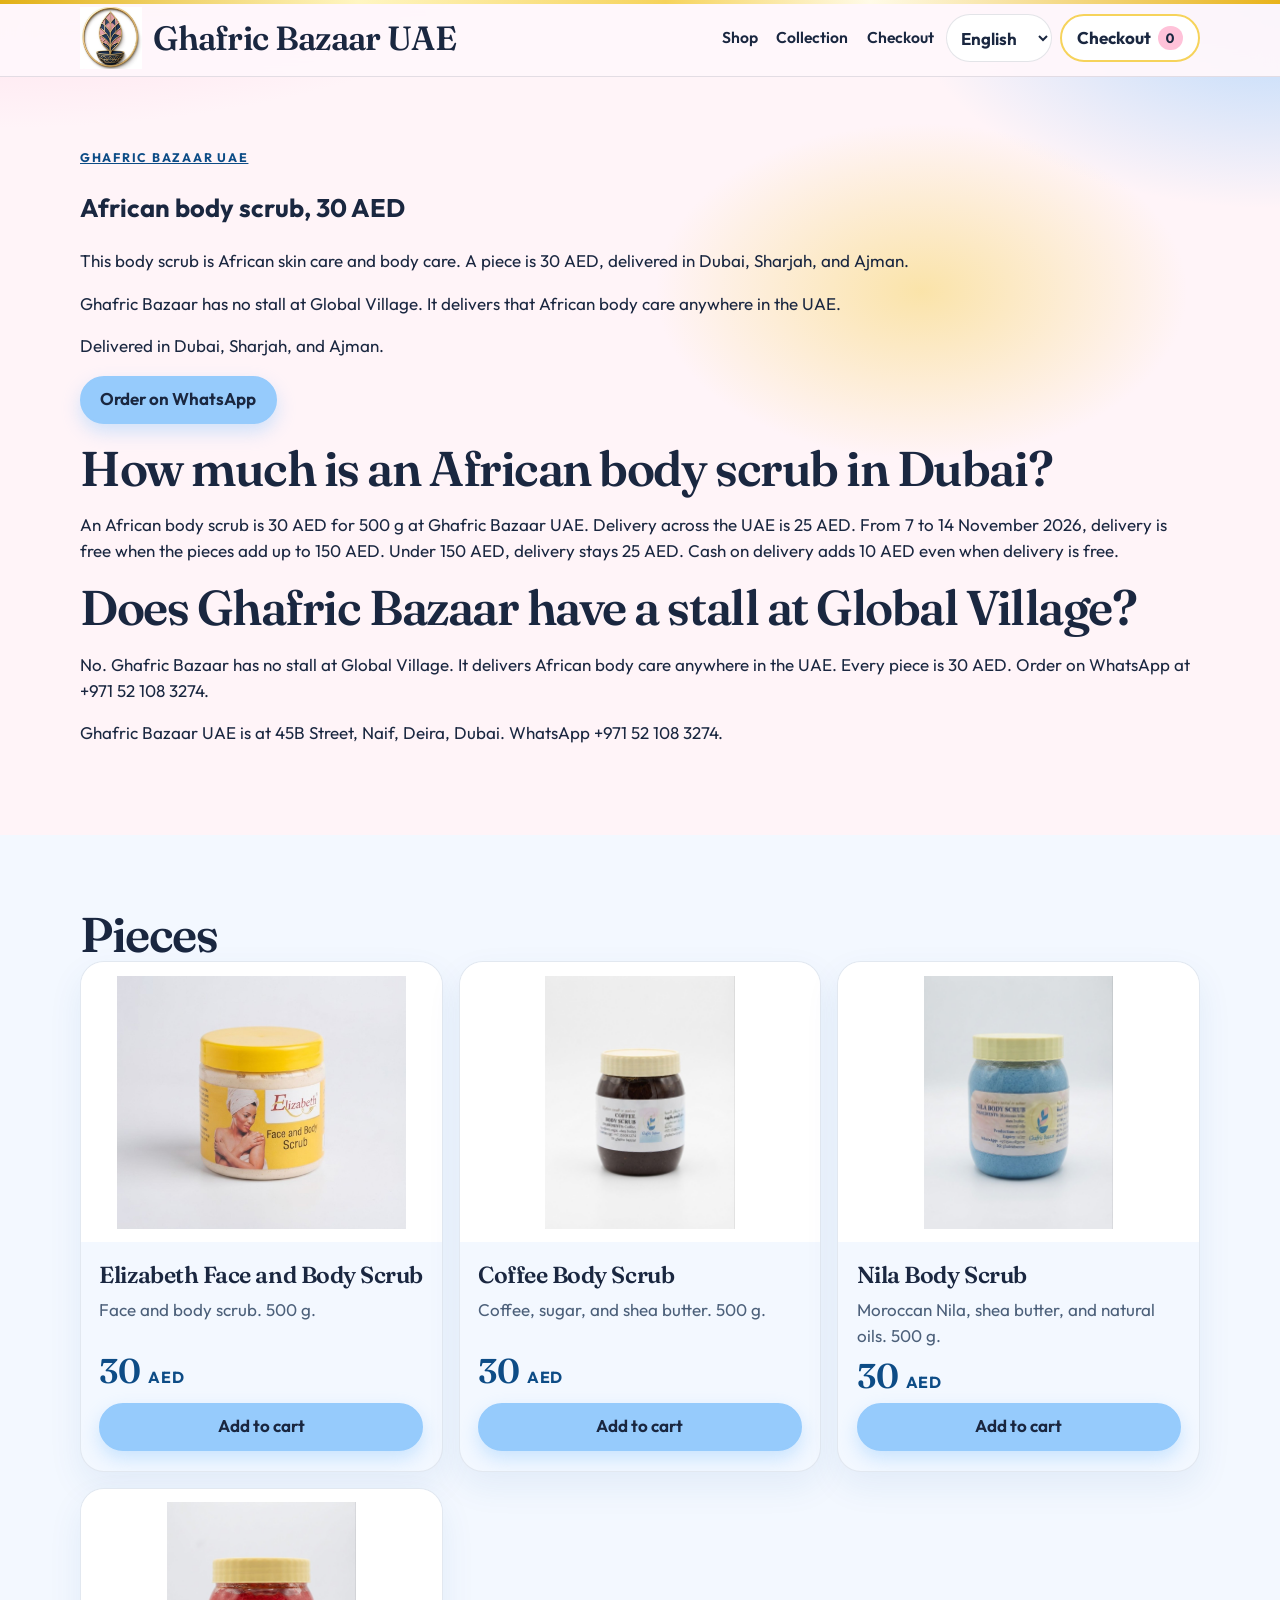
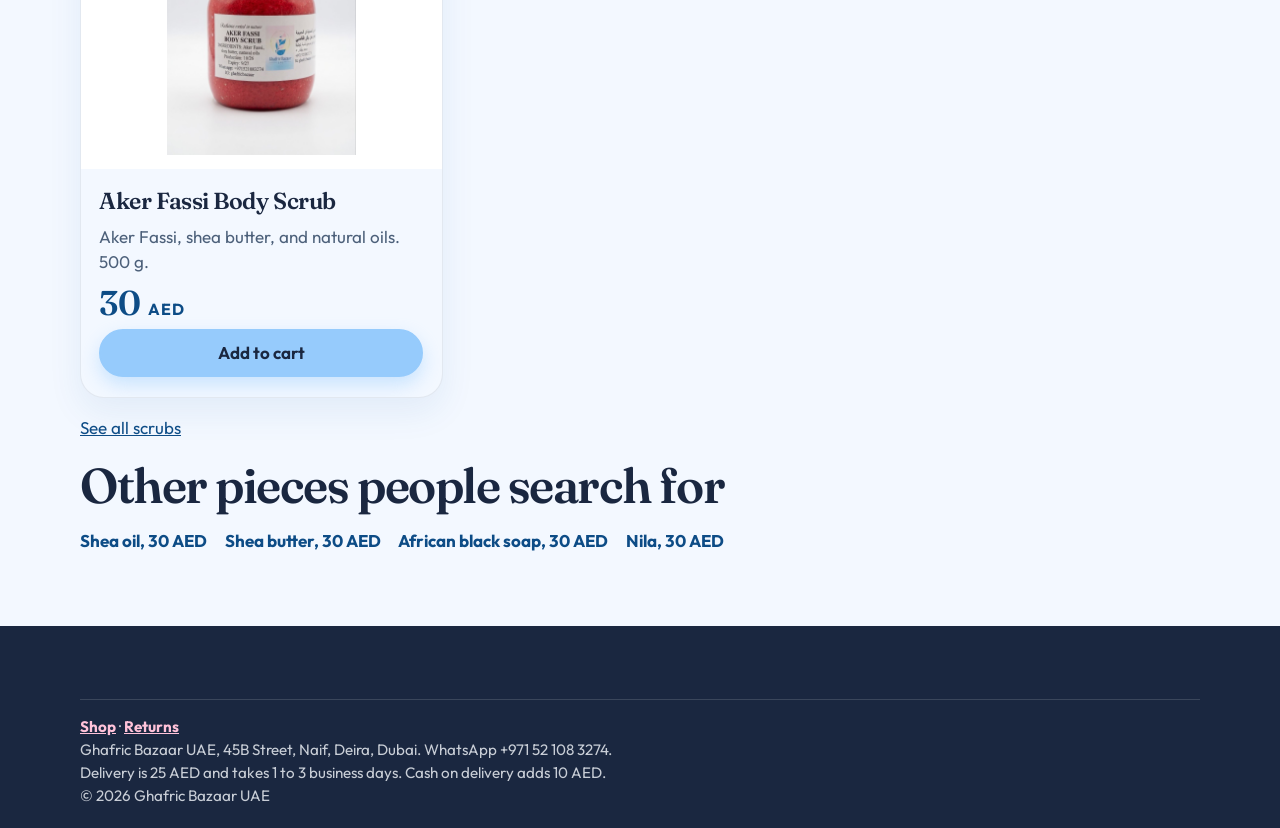
<file: body-scrub.html>
<!DOCTYPE html>
<html lang="en">
<head>
  <meta charset="utf-8">
  <meta name="viewport" content="width=device-width, initial-scale=1">
  <meta name="description" content="This body scrub is African skin care and body care. A piece is 30 AED, delivered in Dubai, Sharjah, and Ajman. Ghafric Bazaar has no stall at Global Village. It delivers that African body care anywhere in the UAE.">
  <meta name="robots" content="index, follow, max-image-preview:large">
  <meta name="theme-color" content="#ffc2d9">
  <meta name="format-detection" content="telephone=no">
  <title>African body scrub in Dubai, 30 AED | Ghafric Bazaar UAE</title>
  <meta property="og:title" content="African body scrub in Dubai, 30 AED | Ghafric Bazaar UAE">
  <meta property="og:description" content="This body scrub is African skin care and body care. A piece is 30 AED, delivered in Dubai, Sharjah, and Ajman. Ghafric Bazaar has no stall at Global Village. It delivers that African body care anywhere in the UAE.">
  <meta property="og:type" content="website">
  <meta property="og:url" content="https://ghafricbazzar.com/body-scrub.html">
  <meta property="og:image" content="https://ghafricbazzar.com/images/elizabeth-face-and-body-scrub.png">
  <meta property="og:site_name" content="Ghafric Bazaar UAE">
  <meta property="og:locale" content="en_AE">
  <meta name="twitter:card" content="summary_large_image">
  <meta name="twitter:title" content="African body scrub in Dubai, 30 AED | Ghafric Bazaar UAE">
  <meta name="twitter:description" content="This body scrub is African skin care and body care. A piece is 30 AED, delivered in Dubai, Sharjah, and Ajman. Ghafric Bazaar has no stall at Global Village. It delivers that African body care anywhere in the UAE.">
  <meta name="twitter:image" content="https://ghafricbazzar.com/images/elizabeth-face-and-body-scrub.png">
  <meta name="geo.region" content="AE-DU">
  <meta name="geo.placename" content="Naif, Deira, Dubai">
  <meta name="geo.position" content="25.2734569;55.3153515">
  <meta name="ICBM" content="25.2734569, 55.3153515">
  <link rel="canonical" href="https://ghafricbazzar.com/body-scrub.html">
  <link rel="icon" href="images/logo-mark.png?v=6" type="image/png">
  <link rel="preconnect" href="https://fonts.googleapis.com">
  <link rel="preconnect" href="https://fonts.gstatic.com" crossorigin>
  <link href="https://fonts.googleapis.com/css2?family=Fraunces:opsz,wght@9..144,500;9..144,600;9..144,700&family=Outfit:wght@400;500;600;700&family=Noto+Naskh+Arabic:wght@500;600;700&family=Noto+Nastaliq+Urdu:wght@500;600;700&family=Noto+Sans+Arabic:wght@400;500;600;700&family=Noto+Sans+Devanagari:wght@400;500;600;700&family=Noto+Sans+Ethiopic:wght@400;500;600;700&display=swap" rel="stylesheet">
  <link rel="stylesheet" href="styles.css?v=theme46">
  <script type="application/ld+json">
  {
    "@context": "https://schema.org",
    "@type": "BreadcrumbList",
    "itemListElement": [
      { "@type": "ListItem", "position": 1, "name": "Home", "item": "https://ghafricbazzar.com/" },
      { "@type": "ListItem", "position": 2, "name": "African body scrub, 30 AED", "item": "https://ghafricbazzar.com/body-scrub.html" }
    ]
  }
  </script>
  <script type="application/ld+json">
  {
    "@context": "https://schema.org",
    "@type": "FAQPage",
    "mainEntity": [
      {
        "@type": "Question",
        "name": "How much is an African body scrub in Dubai?",
        "acceptedAnswer": { "@type": "Answer", "text": "An African body scrub is 30 AED for 500 g at Ghafric Bazaar UAE. Delivery across the UAE is 25 AED. From 7 to 14 November 2026, delivery is free when the pieces add up to 150 AED. Under 150 AED, delivery stays 25 AED. Cash on delivery adds 10 AED even when delivery is free." }
      },
      {
        "@type": "Question",
        "name": "Where is Ghafric Bazaar?",
        "acceptedAnswer": { "@type": "Answer", "text": "Ghafric Bazaar UAE is at 45B Street, Naif, Deira, Dubai. It delivers African body care anywhere in the UAE. Every piece is 30 AED. Order on WhatsApp at +971 52 108 3274." }
      },
      {
        "@type": "Question",
        "name": "Does Ghafric Bazaar have a stall at Global Village?",
        "acceptedAnswer": { "@type": "Answer", "text": "No. Ghafric Bazaar has no stall at Global Village. It delivers African body care anywhere in the UAE. Every piece is 30 AED. Order on WhatsApp at +971 52 108 3274." }
      }
    ]
  }
  </script>
  <script type="application/ld+json">
  {
    "@context": "https://schema.org",
    "@type": "ItemList",
    "name": "African body scrub, 30 AED",
    "numberOfItems": 4,
    "itemListElement": [
    {
      "@type": "ListItem",
      "position": 1,
      "item": {
        "@type": "Product",
        "name": "Elizabeth Face and Body Scrub",
        "description": "Face and body scrub. 500 g.",
        "image": "https://ghafricbazzar.com/images/elizabeth-face-and-body-scrub.png",
        "offers": {
          "@type": "Offer",
          "price": "30",
          "priceCurrency": "AED",
          "availability": "https://schema.org/InStock",
          "url": "https://ghafricbazzar.com/body-scrub.html"
        }
      }
    },
    {
      "@type": "ListItem",
      "position": 2,
      "item": {
        "@type": "Product",
        "name": "Coffee Body Scrub",
        "description": "Coffee, sugar, and shea butter. 500 g.",
        "image": "https://ghafricbazzar.com/images/coffee-body-scrub.jpg",
        "offers": {
          "@type": "Offer",
          "price": "30",
          "priceCurrency": "AED",
          "availability": "https://schema.org/InStock",
          "url": "https://ghafricbazzar.com/body-scrub.html"
        }
      }
    },
    {
      "@type": "ListItem",
      "position": 3,
      "item": {
        "@type": "Product",
        "name": "Nila Body Scrub",
        "description": "Moroccan Nila, shea butter, and natural oils. 500 g.",
        "image": "https://ghafricbazzar.com/images/nila-body-scrub.jpg",
        "offers": {
          "@type": "Offer",
          "price": "30",
          "priceCurrency": "AED",
          "availability": "https://schema.org/InStock",
          "url": "https://ghafricbazzar.com/body-scrub.html"
        }
      }
    },
    {
      "@type": "ListItem",
      "position": 4,
      "item": {
        "@type": "Product",
        "name": "Aker Fassi Body Scrub",
        "description": "Aker Fassi, shea butter, and natural oils. 500 g.",
        "image": "https://ghafricbazzar.com/images/aker-fassi-body-scrub.jpg",
        "offers": {
          "@type": "Offer",
          "price": "30",
          "priceCurrency": "AED",
          "availability": "https://schema.org/InStock",
          "url": "https://ghafricbazzar.com/body-scrub.html"
        }
      }
    }
    ]
  }
  </script>
  <script type="application/ld+json">
  {
    "@context": "https://schema.org",
    "@type": "OnlineStore",
    "@id": "https://ghafricbazzar.com/#shop",
    "name": "Ghafric Bazaar UAE",
    "url": "https://ghafricbazzar.com/",
    "telephone": "+971521083274",
    "email": "hello@ghafricbazzar.com",
    "address": {
      "@type": "PostalAddress",
      "streetAddress": "45B Street",
      "addressLocality": "Naif",
      "addressRegion": "Dubai",
      "addressCountry": "AE"
    },
    "geo": {
      "@type": "GeoCoordinates",
      "latitude": 25.2734569,
      "longitude": 55.3153515
    }
  }
  </script>
</head>
<body>
  <a class="skip" href="#main">Skip to content</a>
  <header class="site-header" id="top">
    <button class="nav-backdrop" type="button" aria-label="Close"></button>
    <div class="header__inner wrap">
      <a class="logo" href="index.html">
        <img class="logo__mark" src="images/logo-mark.png?v=6" alt="" width="62" height="62">
        <span class="logo__name">Ghafric Bazaar UAE</span>
      </a>
      <nav class="nav" id="site-nav" aria-label="Primary">
        <a href="index.html">Shop</a>
        <a href="category.html">Collection</a>
        <a href="checkout.html">Checkout</a>
      </nav>
      <button class="nav-toggle" type="button" aria-expanded="false" aria-controls="site-nav">
        <span class="nav-toggle__bars" aria-hidden="true"></span>
        <span class="nav-toggle__label">Menu</span>
      </button>
      <div class="header__actions">
        <label class="lang">
          <select class="lang__select" id="lang-select" aria-label="Language">
            <option value="en">English</option>
            <option value="ar">العربية</option>
            <option value="am">አማርኛ</option>
            <option value="hi">हिन्दी</option>
            <option value="ur">اردو</option>
            <option value="tl">Tagalog</option>
          </select>
        </label>
        <a class="cart-link" href="checkout.html" data-aria-lock>
          <span class="cart-link__label">Checkout</span>
          <span class="cart-link__count" id="cart-count">0</span>
        </a>
      </div>
    </div>
    <p class="sr-only" id="cart-live" aria-live="polite"></p>
  </header>
  <main id="main">
    <p class="offer-band" data-offer-slot>From 7 to 14 November, spend 150 AED and delivery is free.</p>
    <section class="section">
      <div class="wrap">
        <p class="eyebrow"><a href="index.html">Ghafric Bazaar UAE</a></p>
        <h1>African body scrub, 30 AED</h1>
        <p>This body scrub is African skin care and body care. A piece is 30 AED, delivered in Dubai, Sharjah, and Ajman.</p>
        <p>Ghafric Bazaar has no stall at Global Village. It delivers that African body care anywhere in the UAE.</p>
        <p>Delivered in Dubai, Sharjah, and Ajman.</p>
        <p><a class="btn btn--primary" href="https://wa.me/971521083274?text=Hello%20Ghafric%20Bazaar%20UAE!%20I%20want%20a%20body%20scrub.">Order on WhatsApp</a></p>
        <h2>How much is an African body scrub in Dubai?</h2>
        <p>An African body scrub is 30 AED for 500 g at Ghafric Bazaar UAE. Delivery across the UAE is 25 AED. From 7 to 14 November 2026, delivery is free when the pieces add up to 150 AED. Under 150 AED, delivery stays 25 AED. Cash on delivery adds 10 AED even when delivery is free.</p>
        <h2>Does Ghafric Bazaar have a stall at Global Village?</h2>
        <p>No. Ghafric Bazaar has no stall at Global Village. It delivers African body care anywhere in the UAE. Every piece is 30 AED. Order on WhatsApp at +971 52 108 3274.</p>
        <p>Ghafric Bazaar UAE is at 45B Street, Naif, Deira, Dubai. WhatsApp +971 52 108 3274.</p>
      </div>
    </section>
    <section class="section section--paper">
      <div class="wrap">
        <h2>Pieces</h2>
        <div class="cards">
          <article class="card card--photo">
            <div class="card__art">
              <img src="images/elizabeth-face-and-body-scrub.png" alt="Elizabeth Face and Body Scrub" width="800" height="800">
            </div>
            <div class="card__body">
              <h3>Elizabeth Face and Body Scrub</h3>
              <p class="card__label">Face and body scrub. 500 g.</p>
              <p class="card__price">30 <span>AED</span></p>
              <button type="button" class="btn btn--primary btn--block add-to-cart">Add to cart</button>
            </div>
          </article>
          <article class="card card--photo">
            <div class="card__art">
              <img src="images/coffee-body-scrub.jpg" alt="Coffee Body Scrub" width="800" height="800">
            </div>
            <div class="card__body">
              <h3>Coffee Body Scrub</h3>
              <p class="card__label">Coffee, sugar, and shea butter. 500 g.</p>
              <p class="card__price">30 <span>AED</span></p>
              <button type="button" class="btn btn--primary btn--block add-to-cart">Add to cart</button>
            </div>
          </article>
          <article class="card card--photo">
            <div class="card__art">
              <img src="images/nila-body-scrub.jpg" alt="Nila Body Scrub" width="800" height="800">
            </div>
            <div class="card__body">
              <h3>Nila Body Scrub</h3>
              <p class="card__label">Moroccan Nila, shea butter, and natural oils. 500 g.</p>
              <p class="card__price">30 <span>AED</span></p>
              <button type="button" class="btn btn--primary btn--block add-to-cart">Add to cart</button>
            </div>
          </article>
          <article class="card card--photo">
            <div class="card__art">
              <img src="images/aker-fassi-body-scrub.jpg" alt="Aker Fassi Body Scrub" width="800" height="800">
            </div>
            <div class="card__body">
              <h3>Aker Fassi Body Scrub</h3>
              <p class="card__label">Aker Fassi, shea butter, and natural oils. 500 g.</p>
              <p class="card__price">30 <span>AED</span></p>
              <button type="button" class="btn btn--primary btn--block add-to-cart">Add to cart</button>
            </div>
          </article>
        </div>
        <p><a href="category.html?c=scrubs">See all scrubs</a></p>
        <h2>Other pieces people search for</h2>
        <ul class="piece-nav">
          <li><a href="shea-oil.html">Shea oil, 30 AED</a></li>
          <li><a href="shea-butter.html">Shea butter, 30 AED</a></li>
          <li><a href="african-black-soap.html">African black soap, 30 AED</a></li>
          <li><a href="nila.html">Nila, 30 AED</a></li>
        </ul>
      </div>
    </section>
  </main>
  <footer class="footer" id="contact">
    <div class="wrap footer__base">
      <p><a href="index.html">Shop</a> · <a href="returns.html">Returns</a></p>
      <p>Ghafric Bazaar UAE, 45B Street, Naif, Deira, Dubai. WhatsApp +971 52 108 3274.</p>
      <p>Delivery is 25 AED and takes 1 to 3 business days. Cash on delivery adds 10 AED.</p>
      <p>© 2026 Ghafric Bazaar UAE</p>
    </div>
  </footer>
  <script src="i18n-data.js?v=29"></script>
  <script src="i18n.js?v=12"></script>
  <script src="main.js?v=34" defer></script>
</body>
</html>
</file>
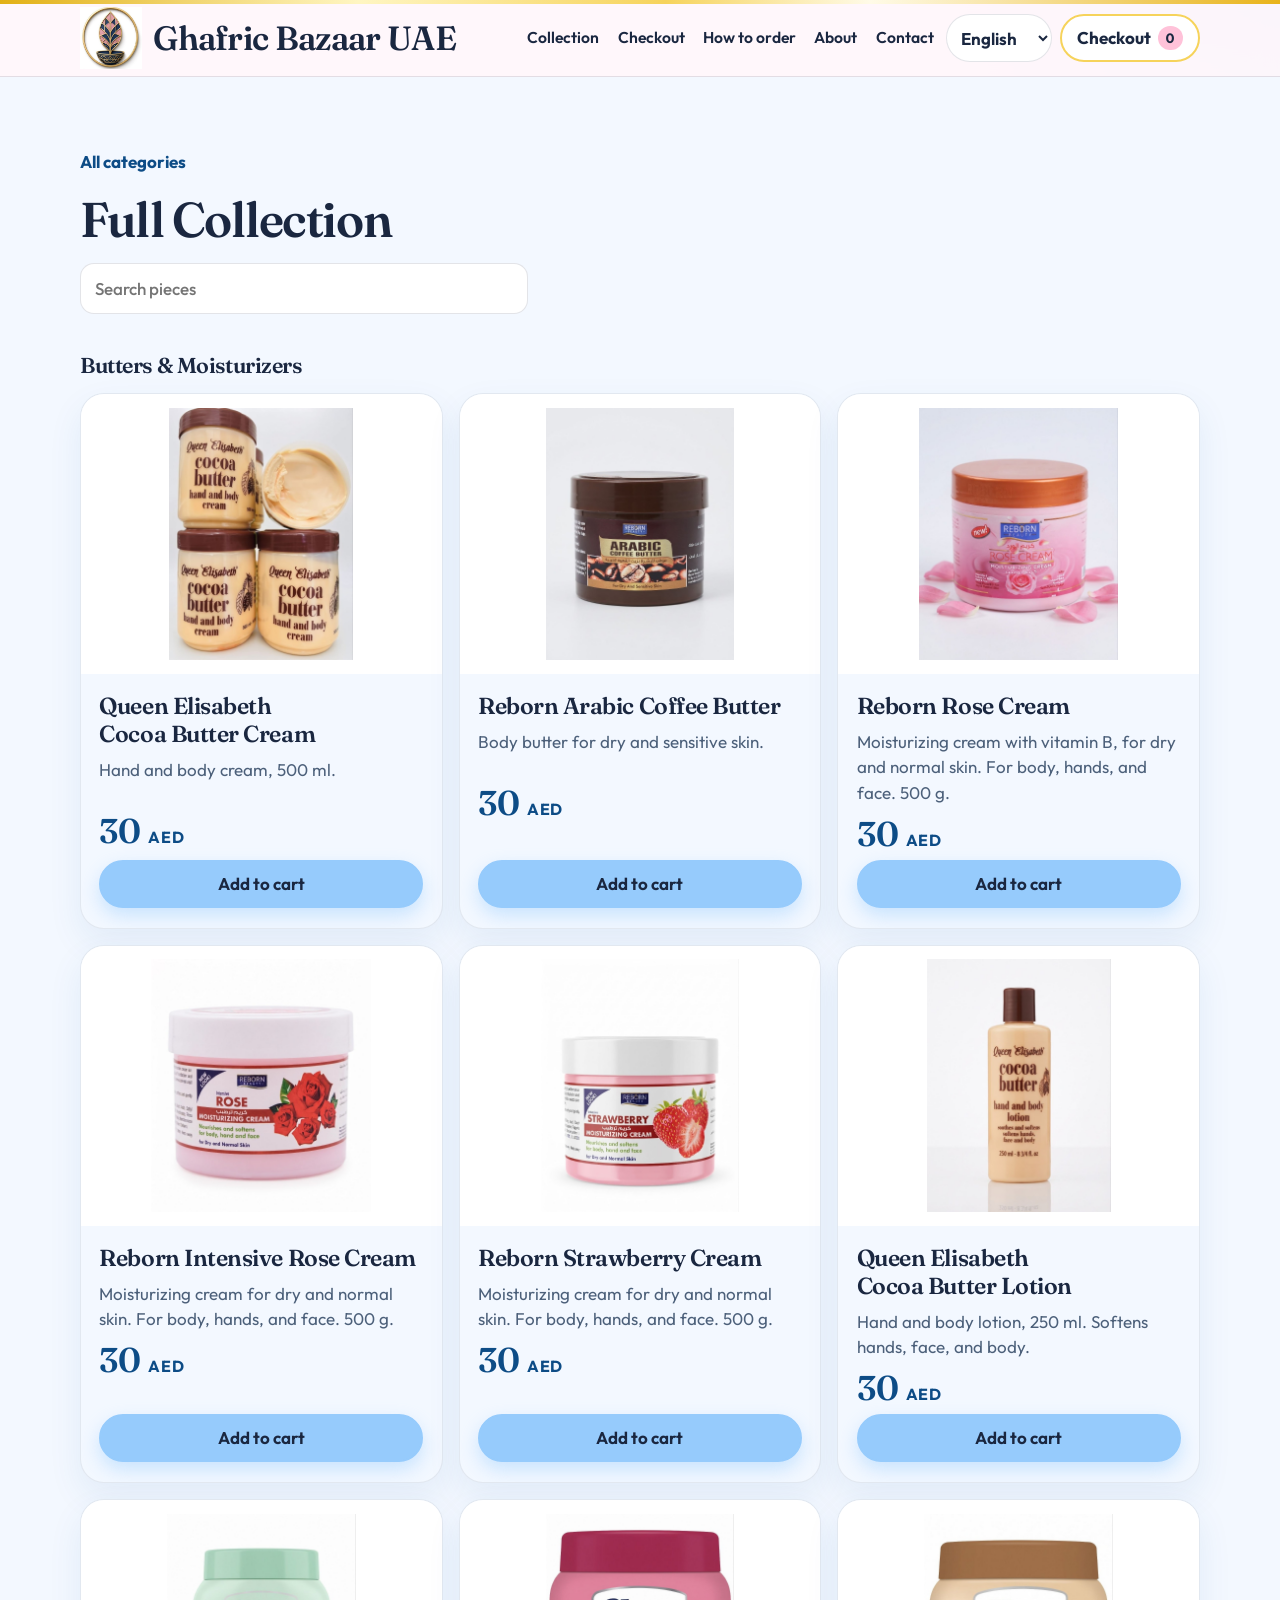
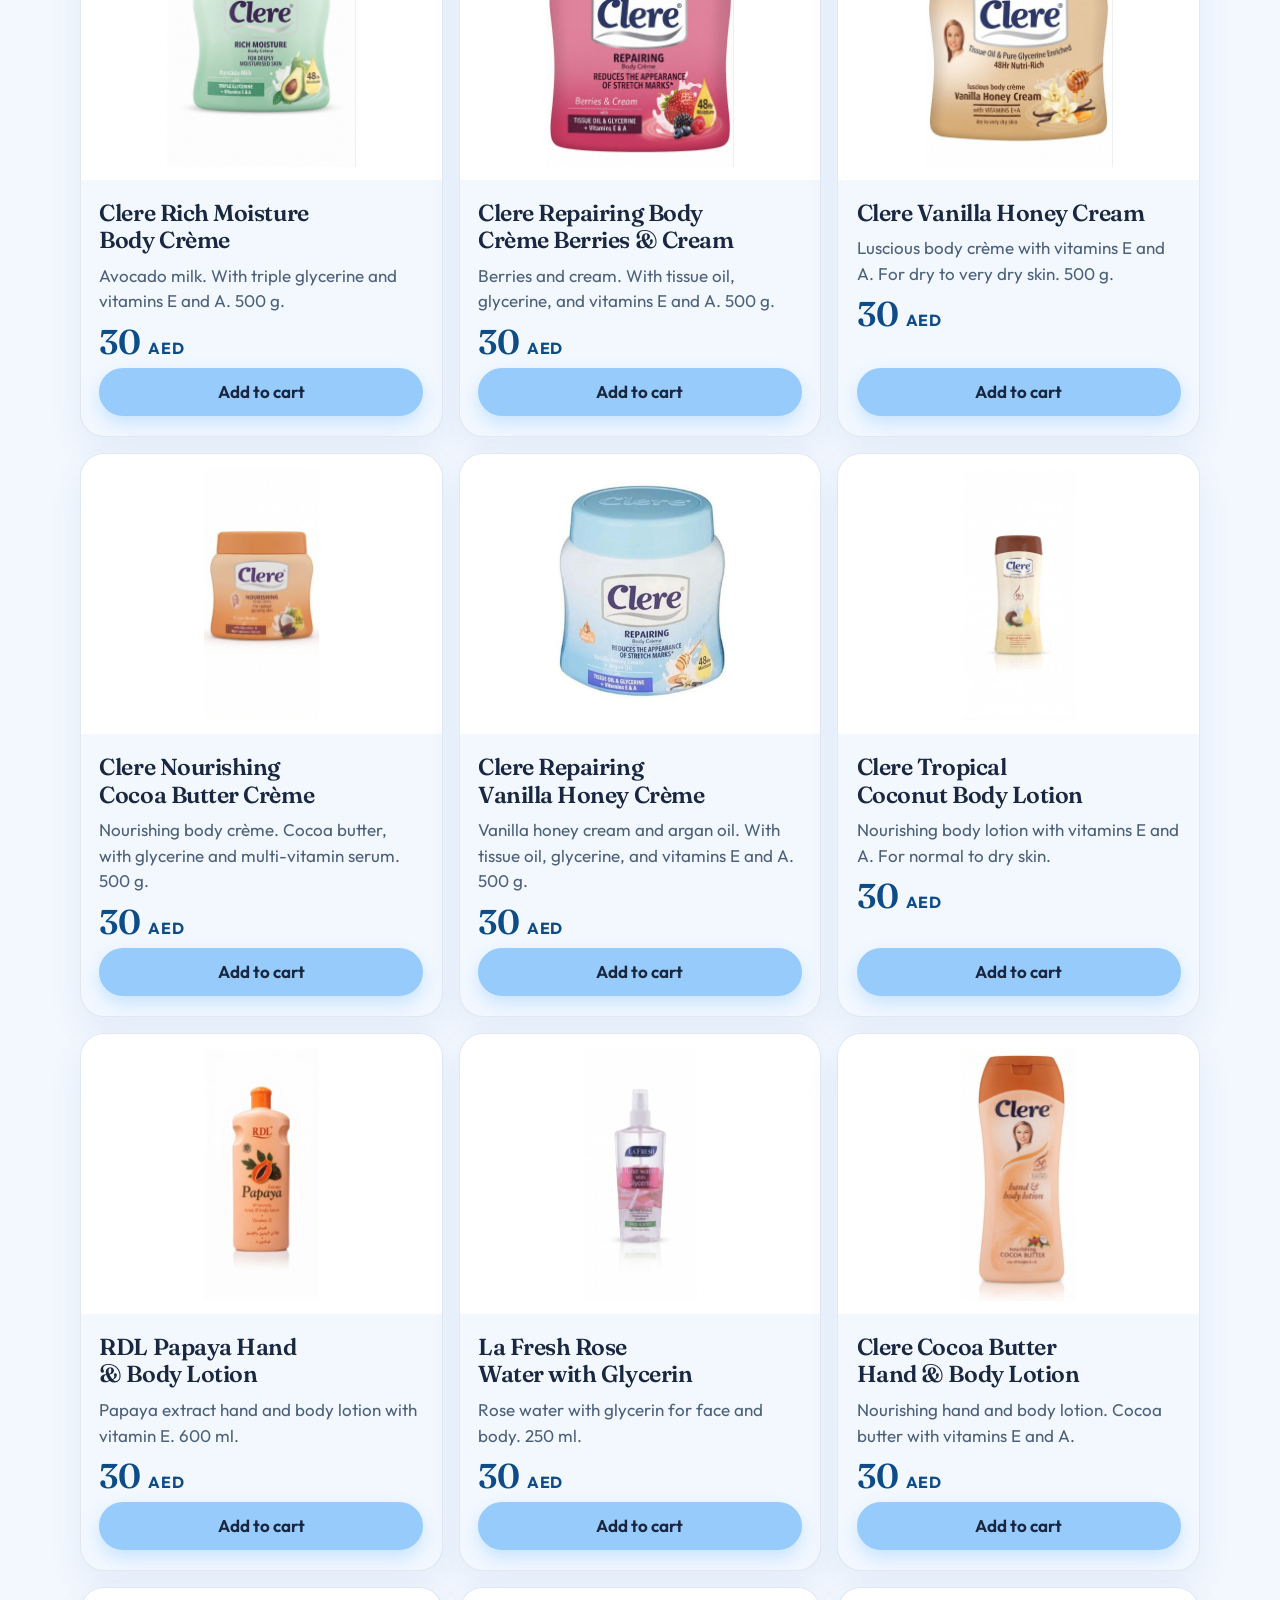
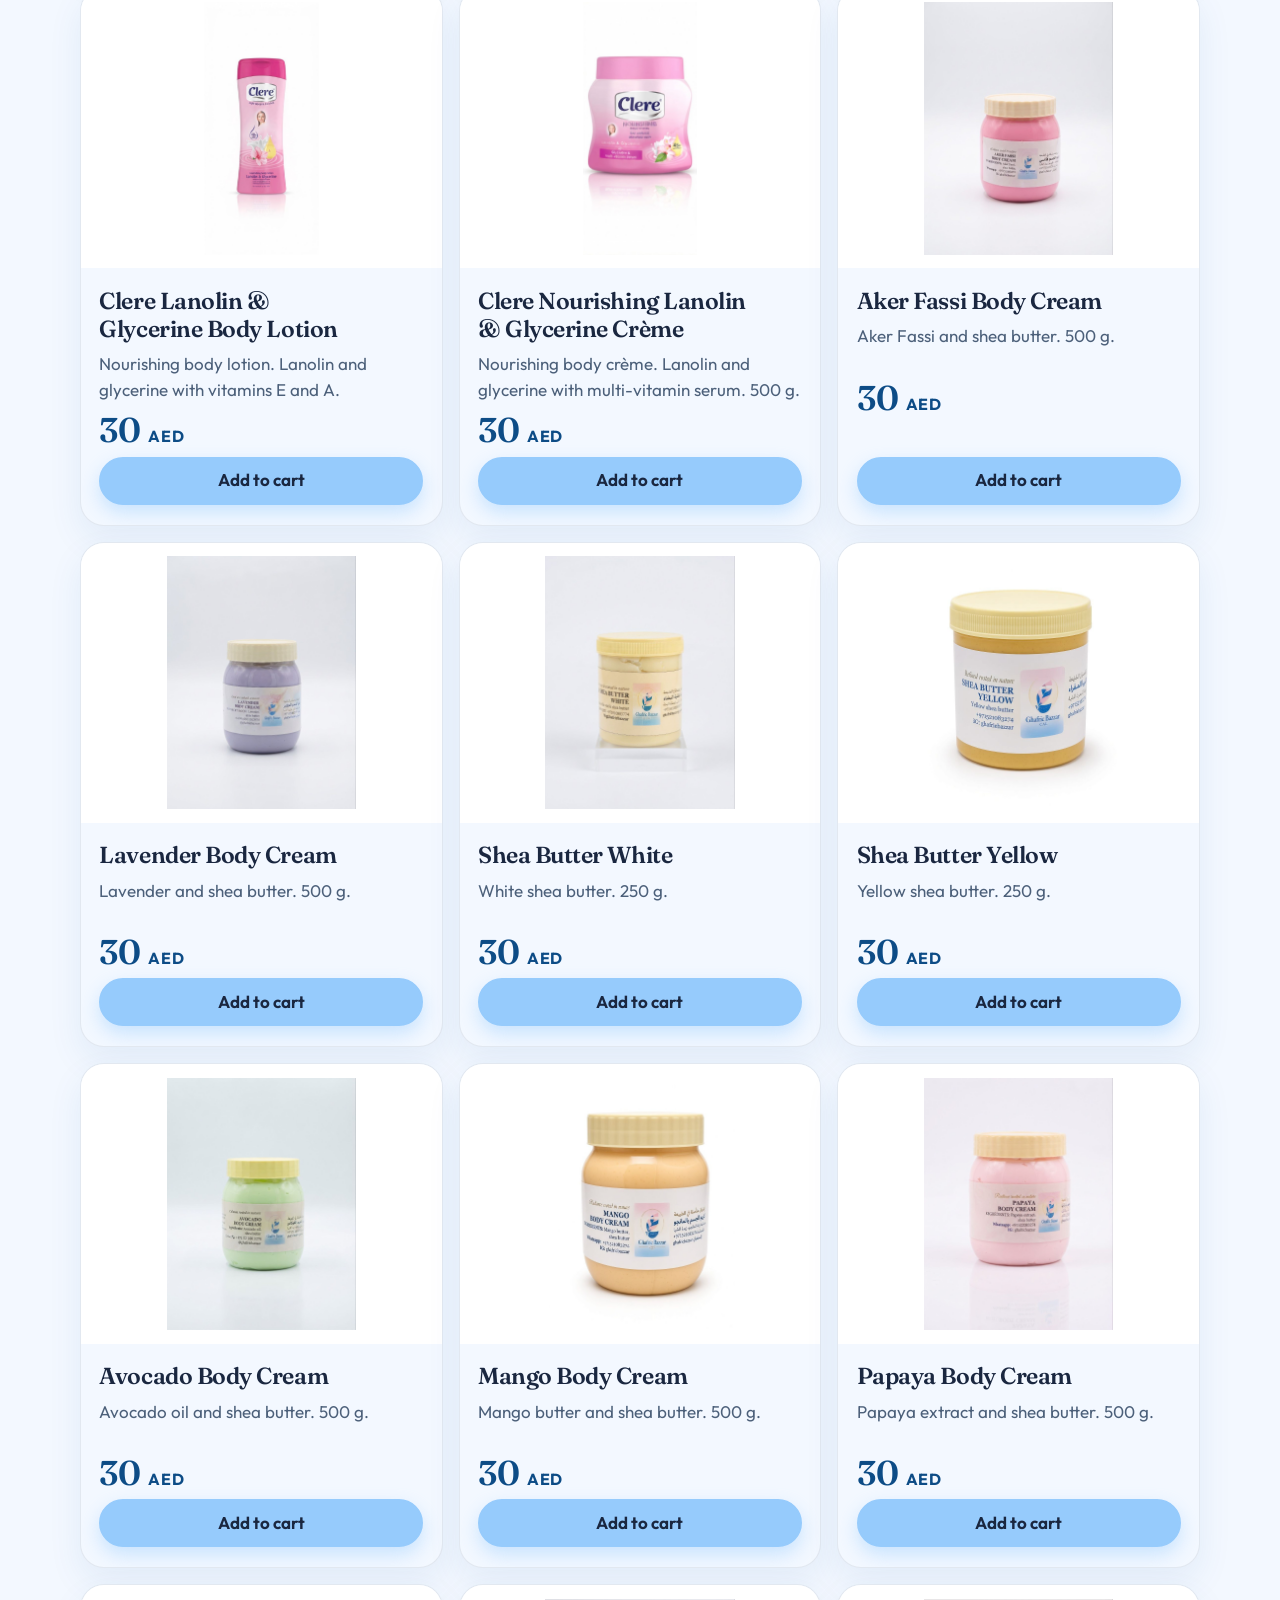
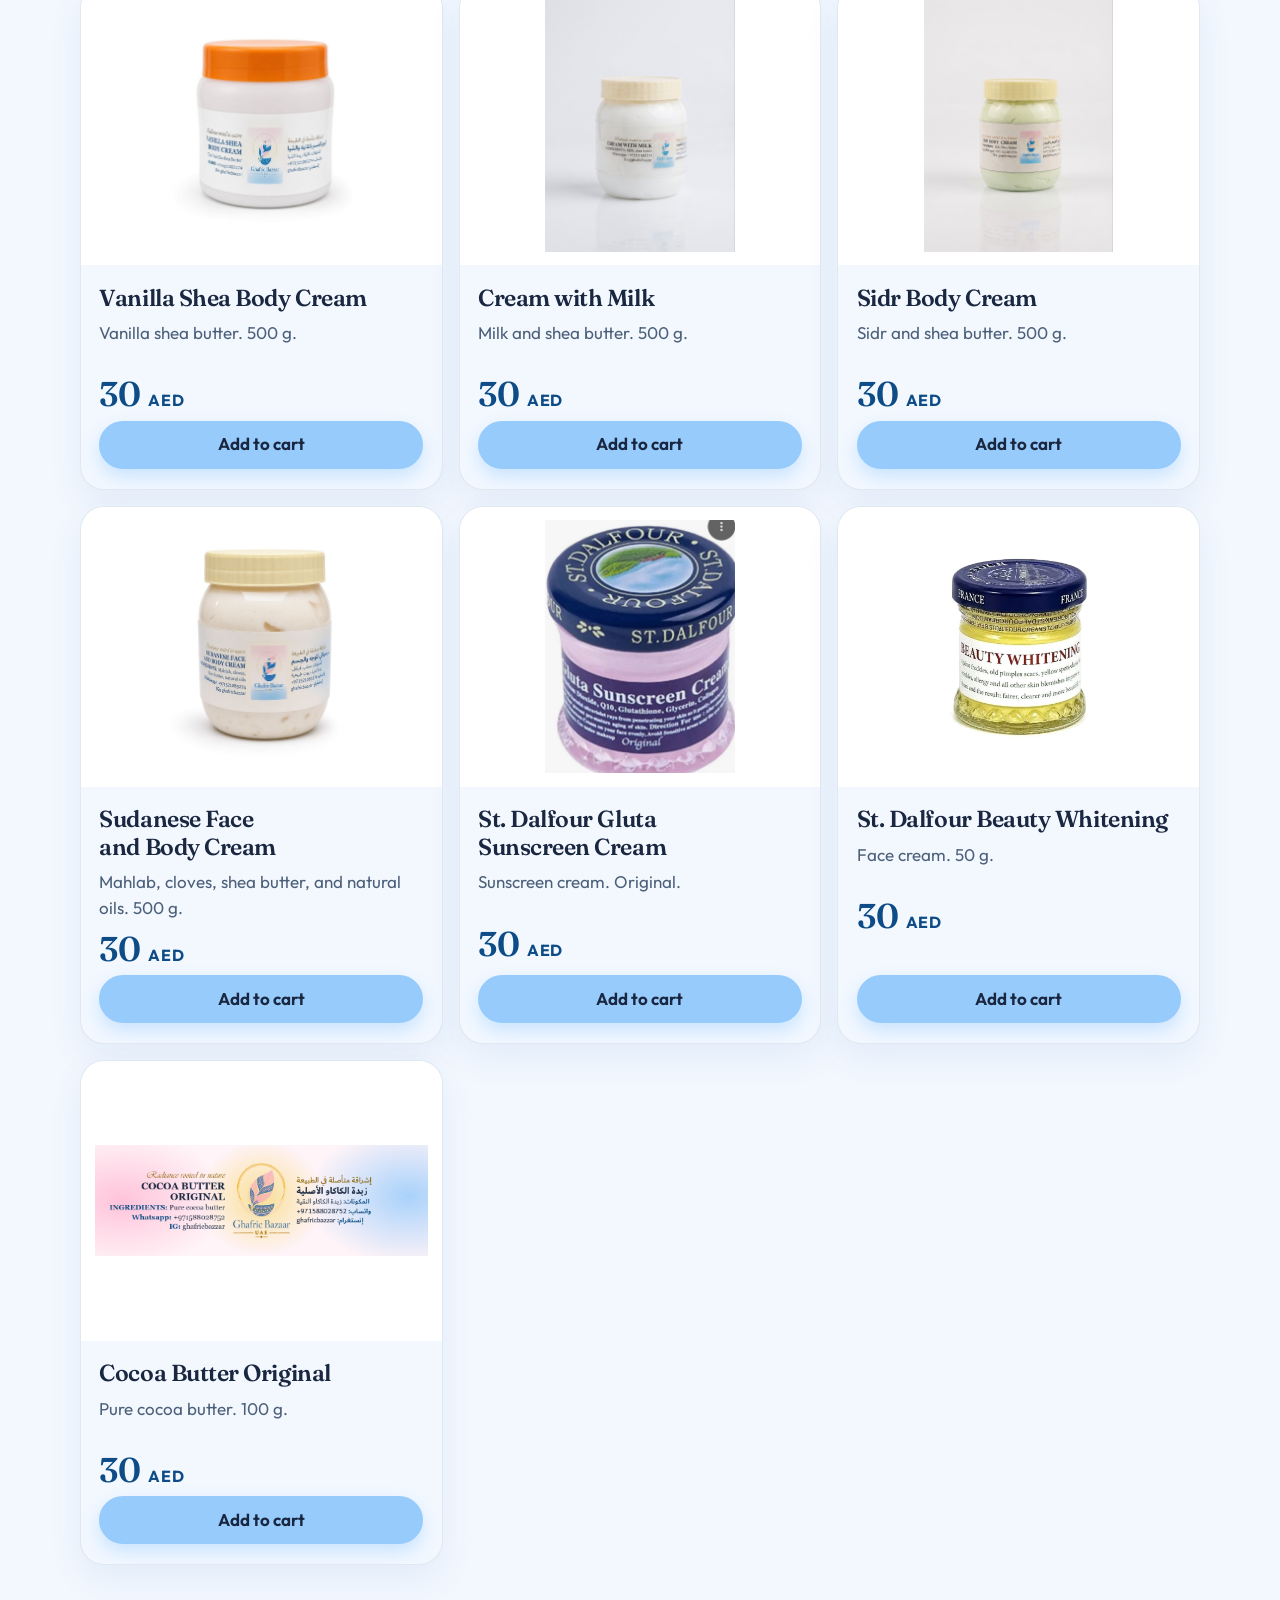
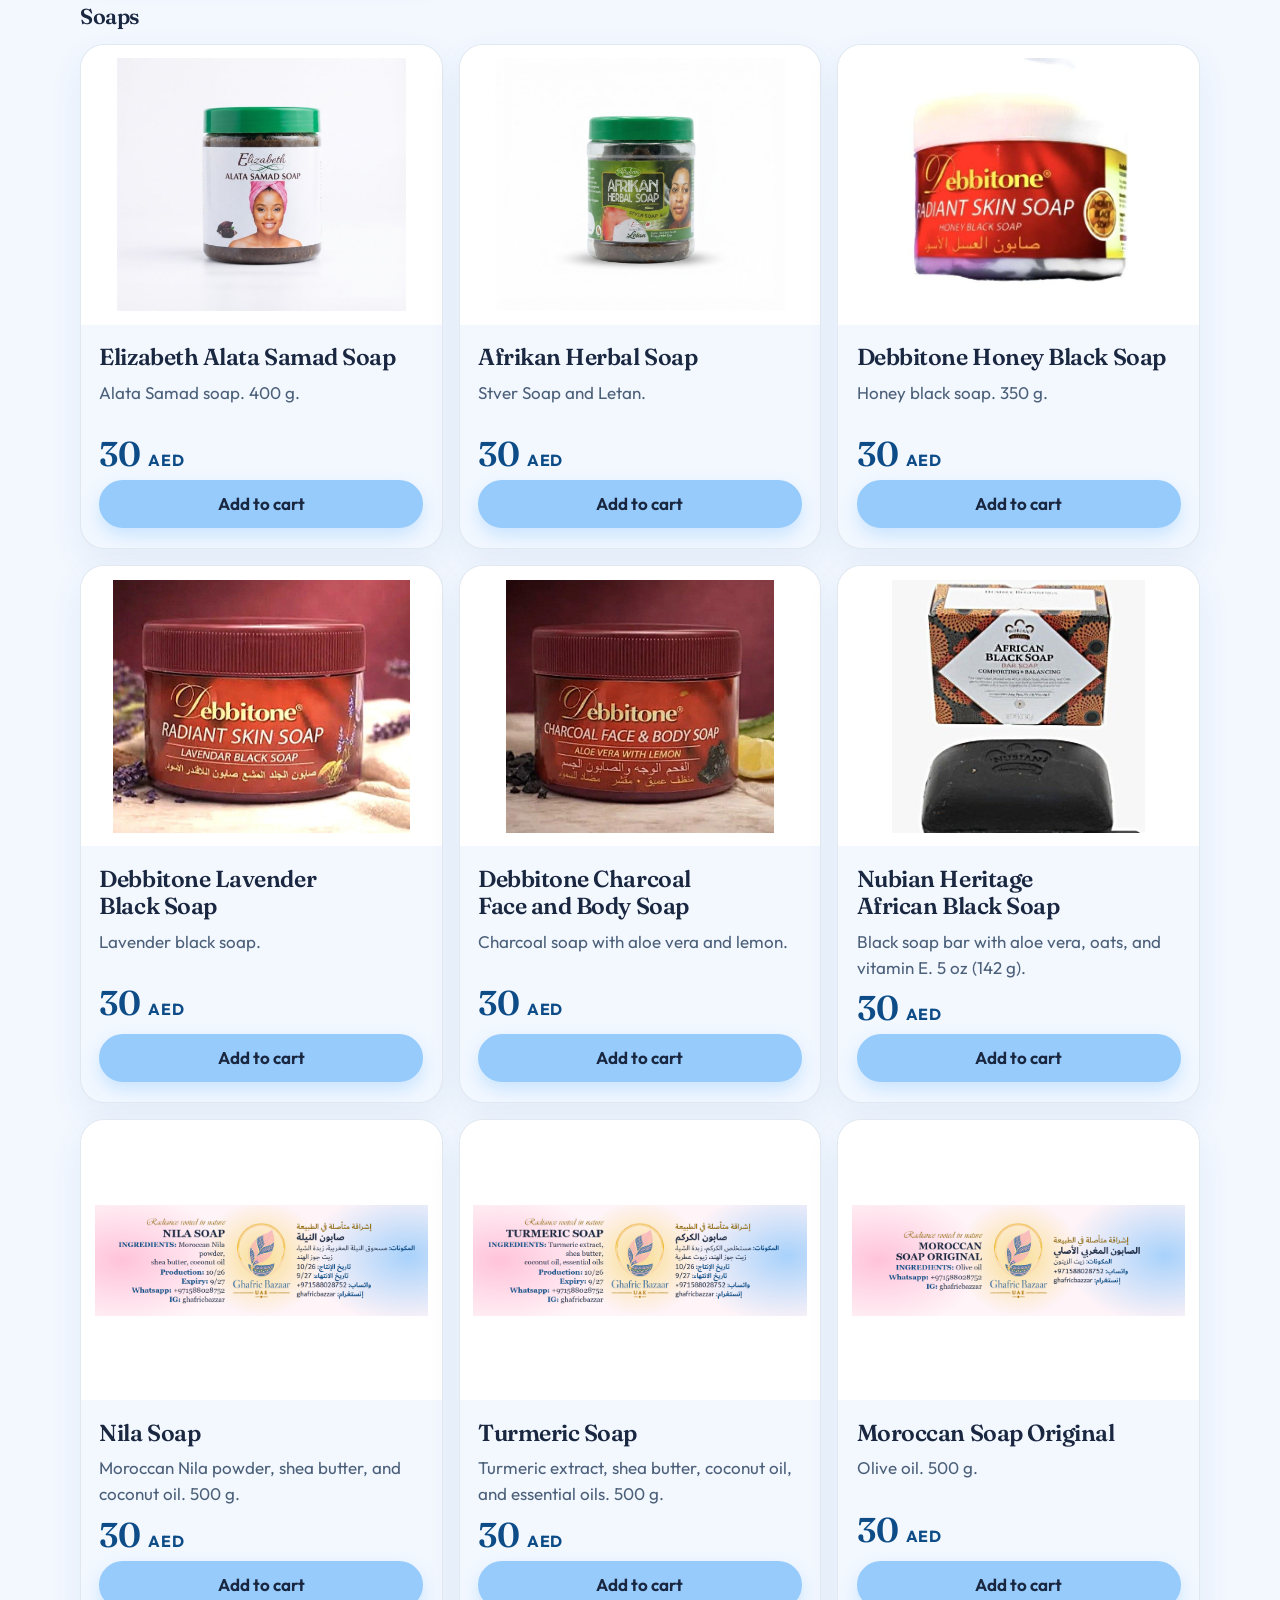
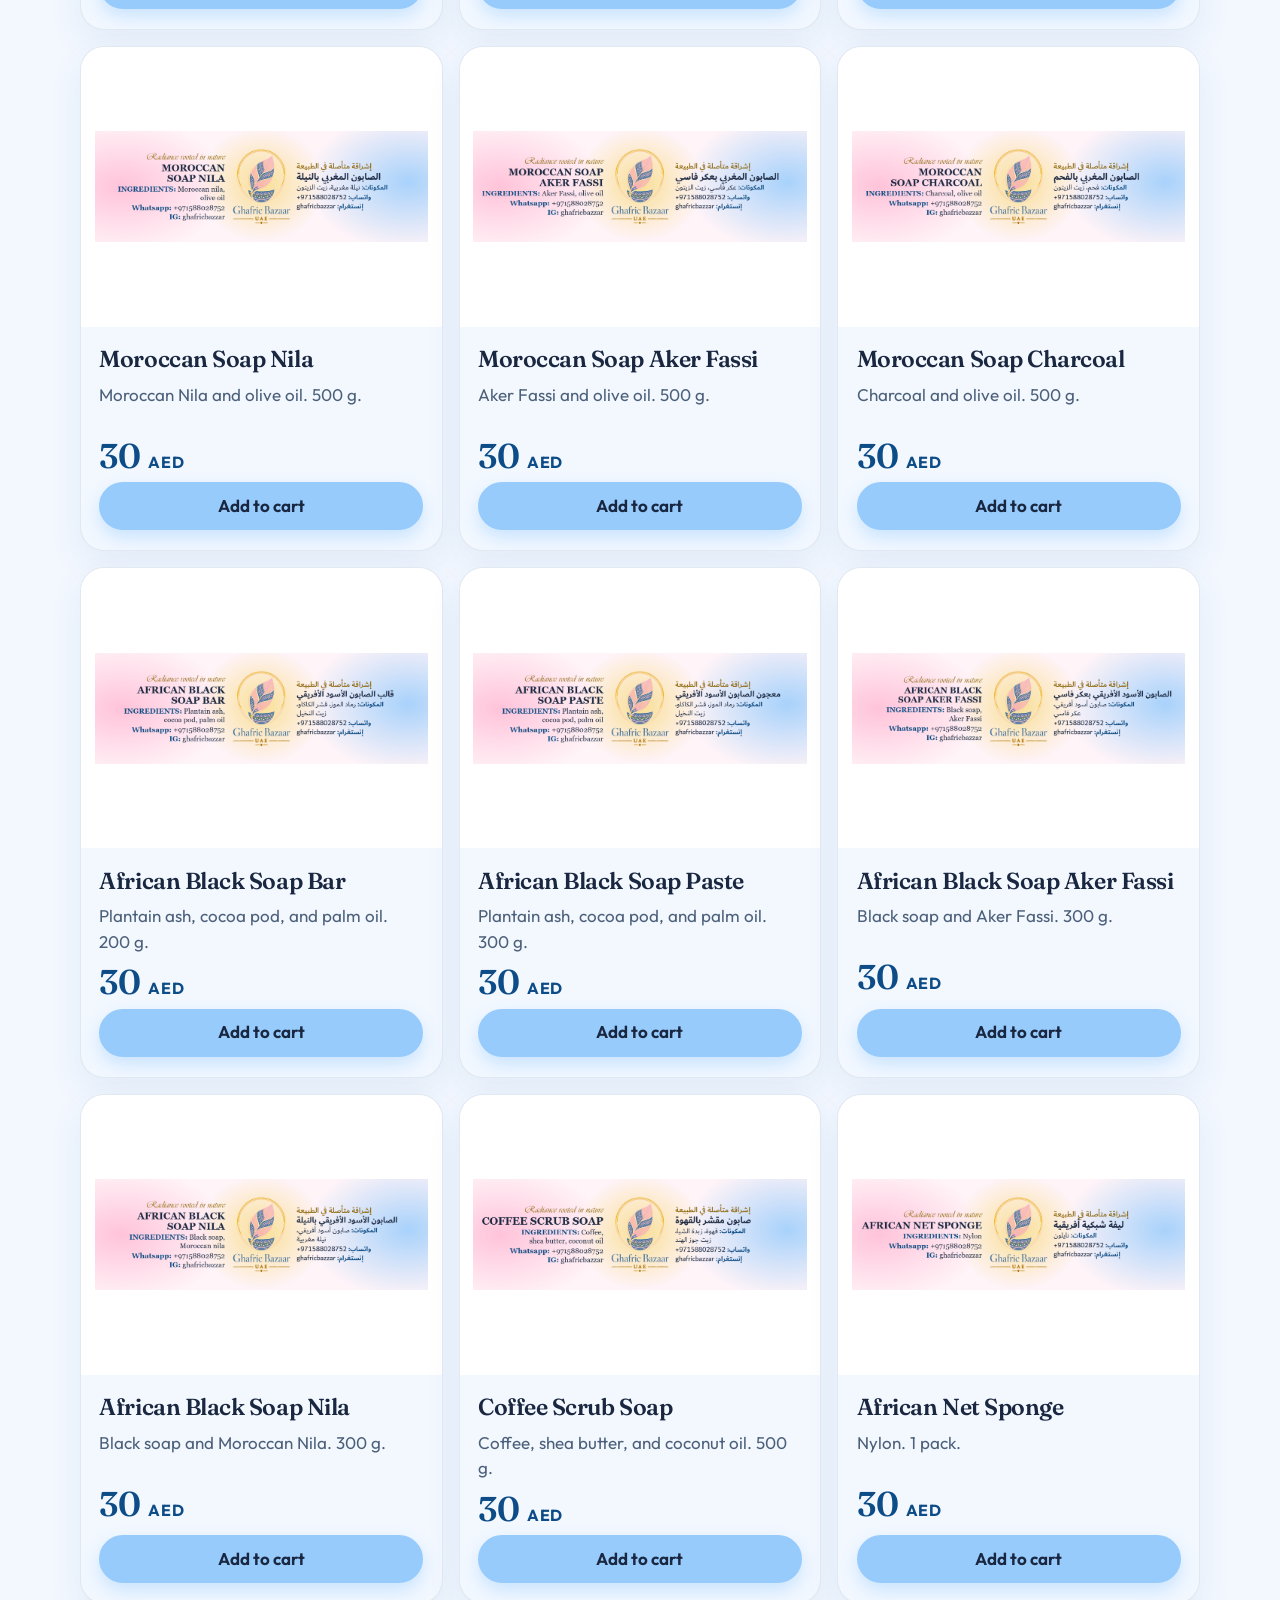
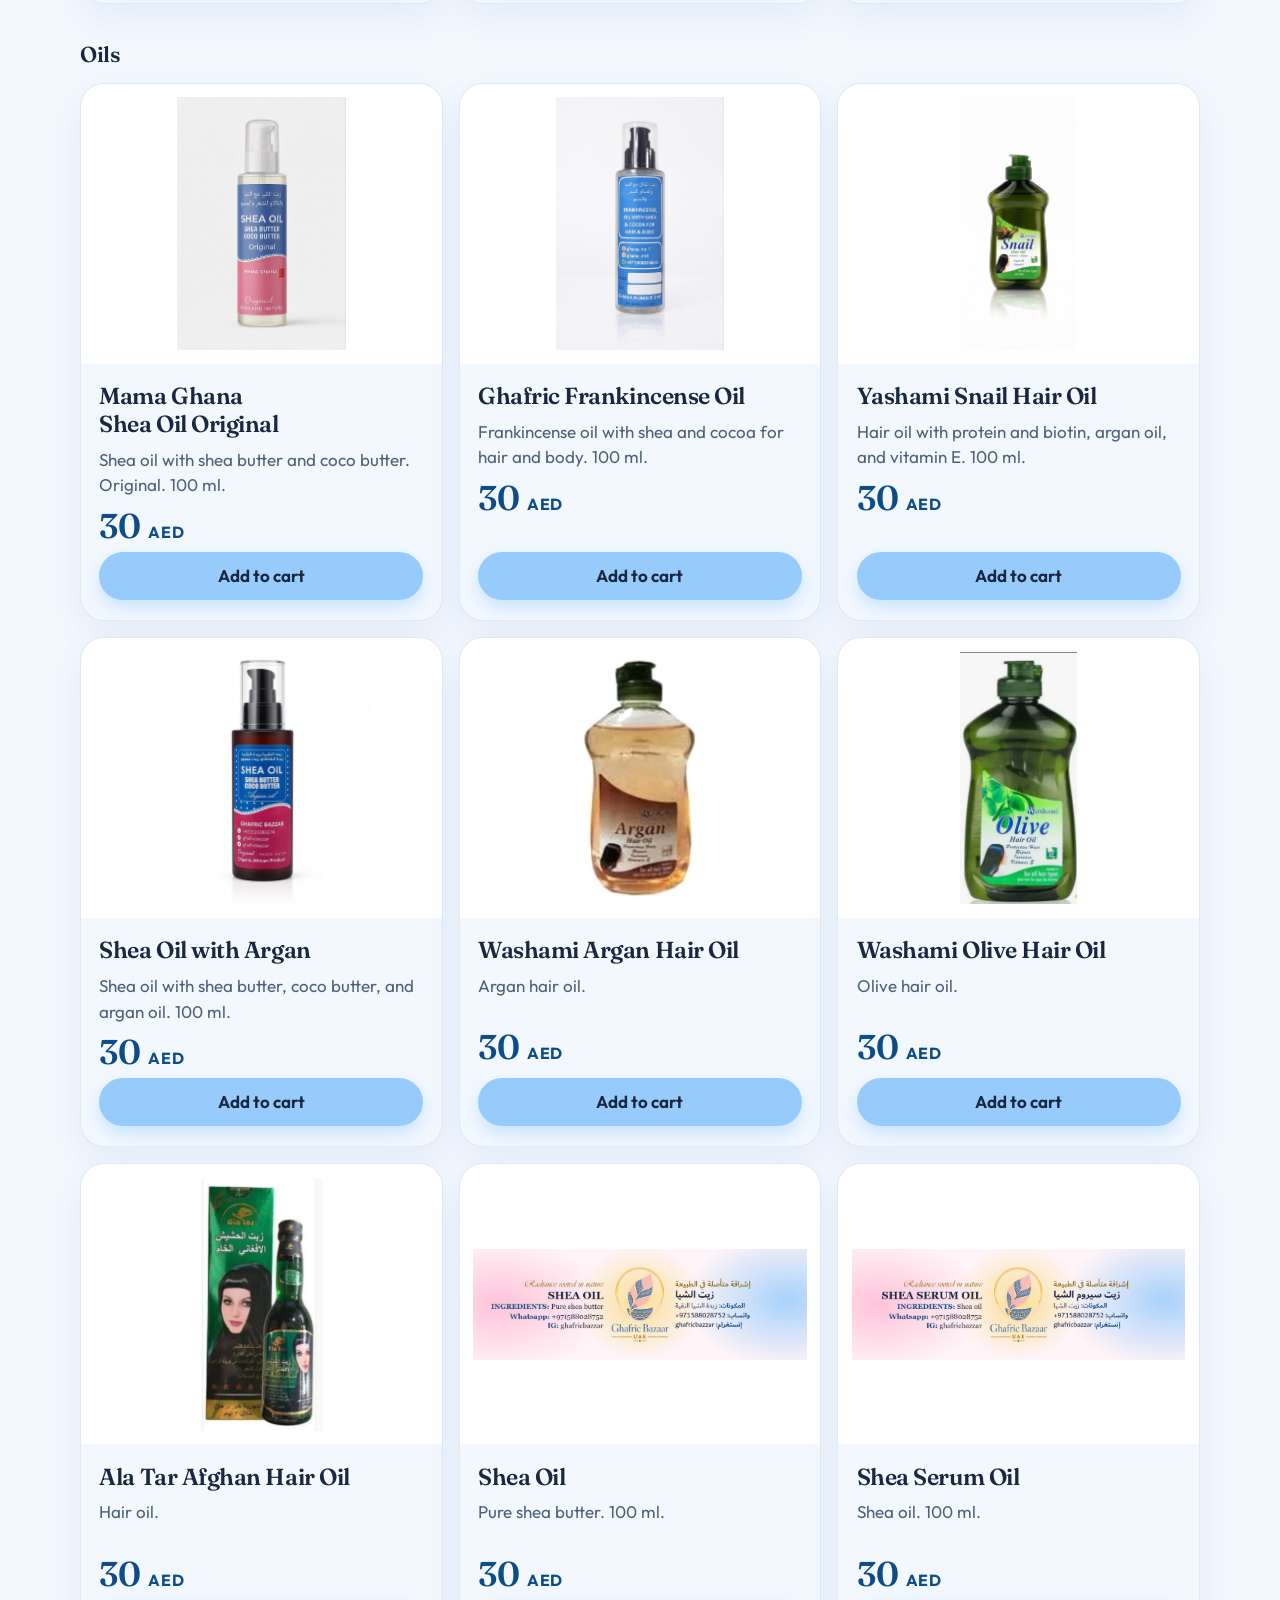
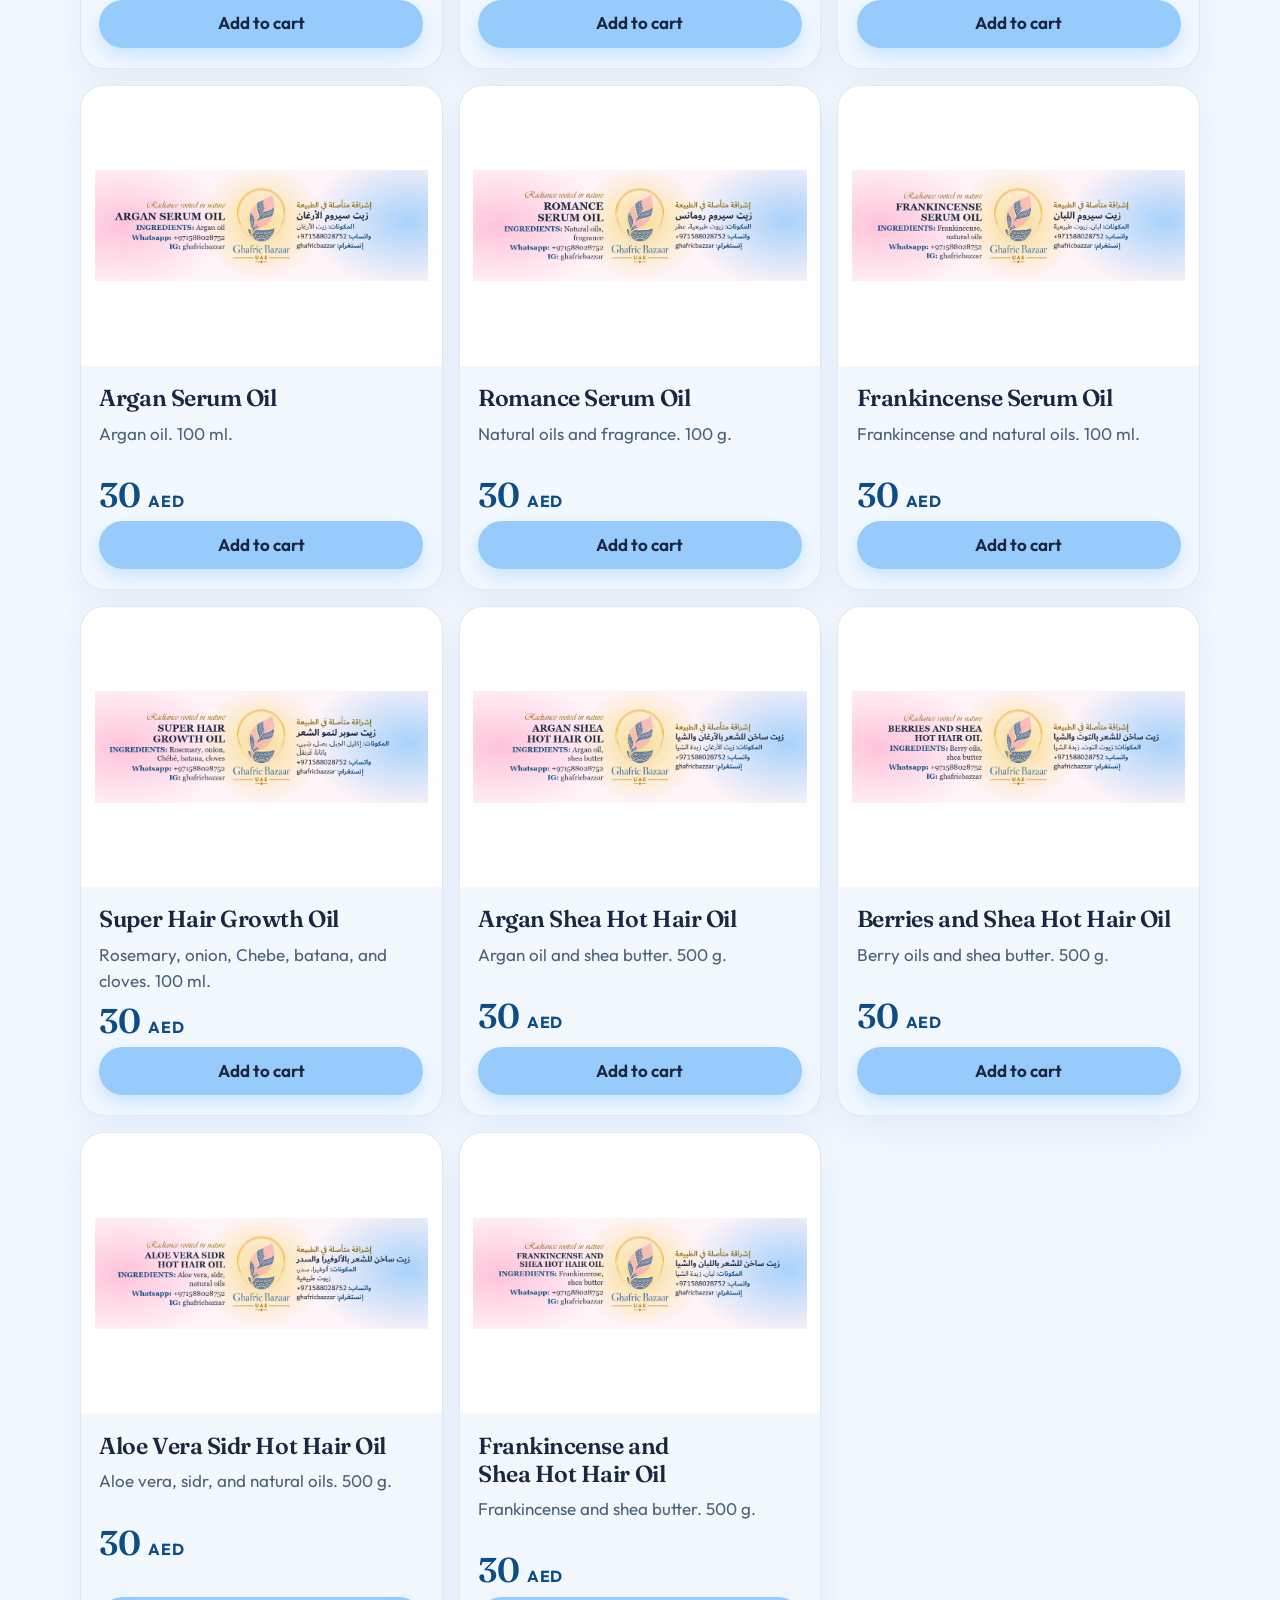
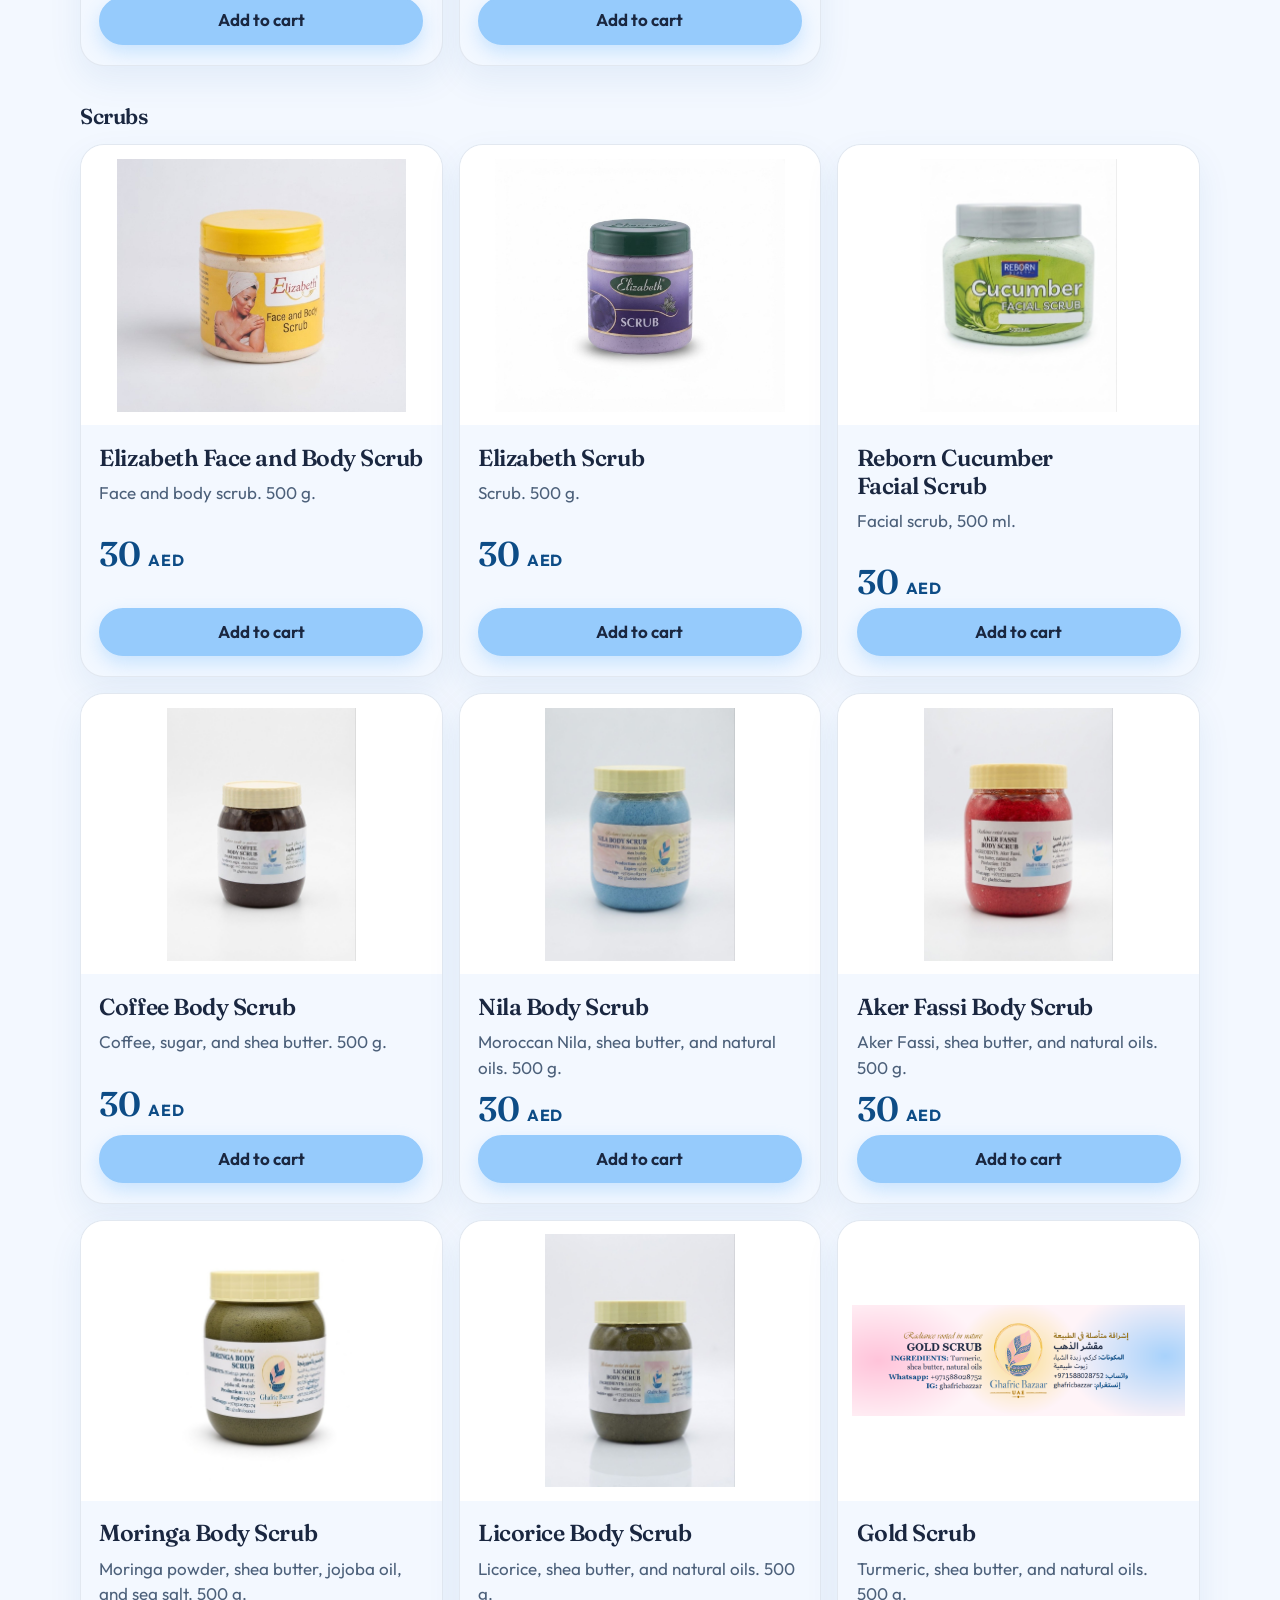
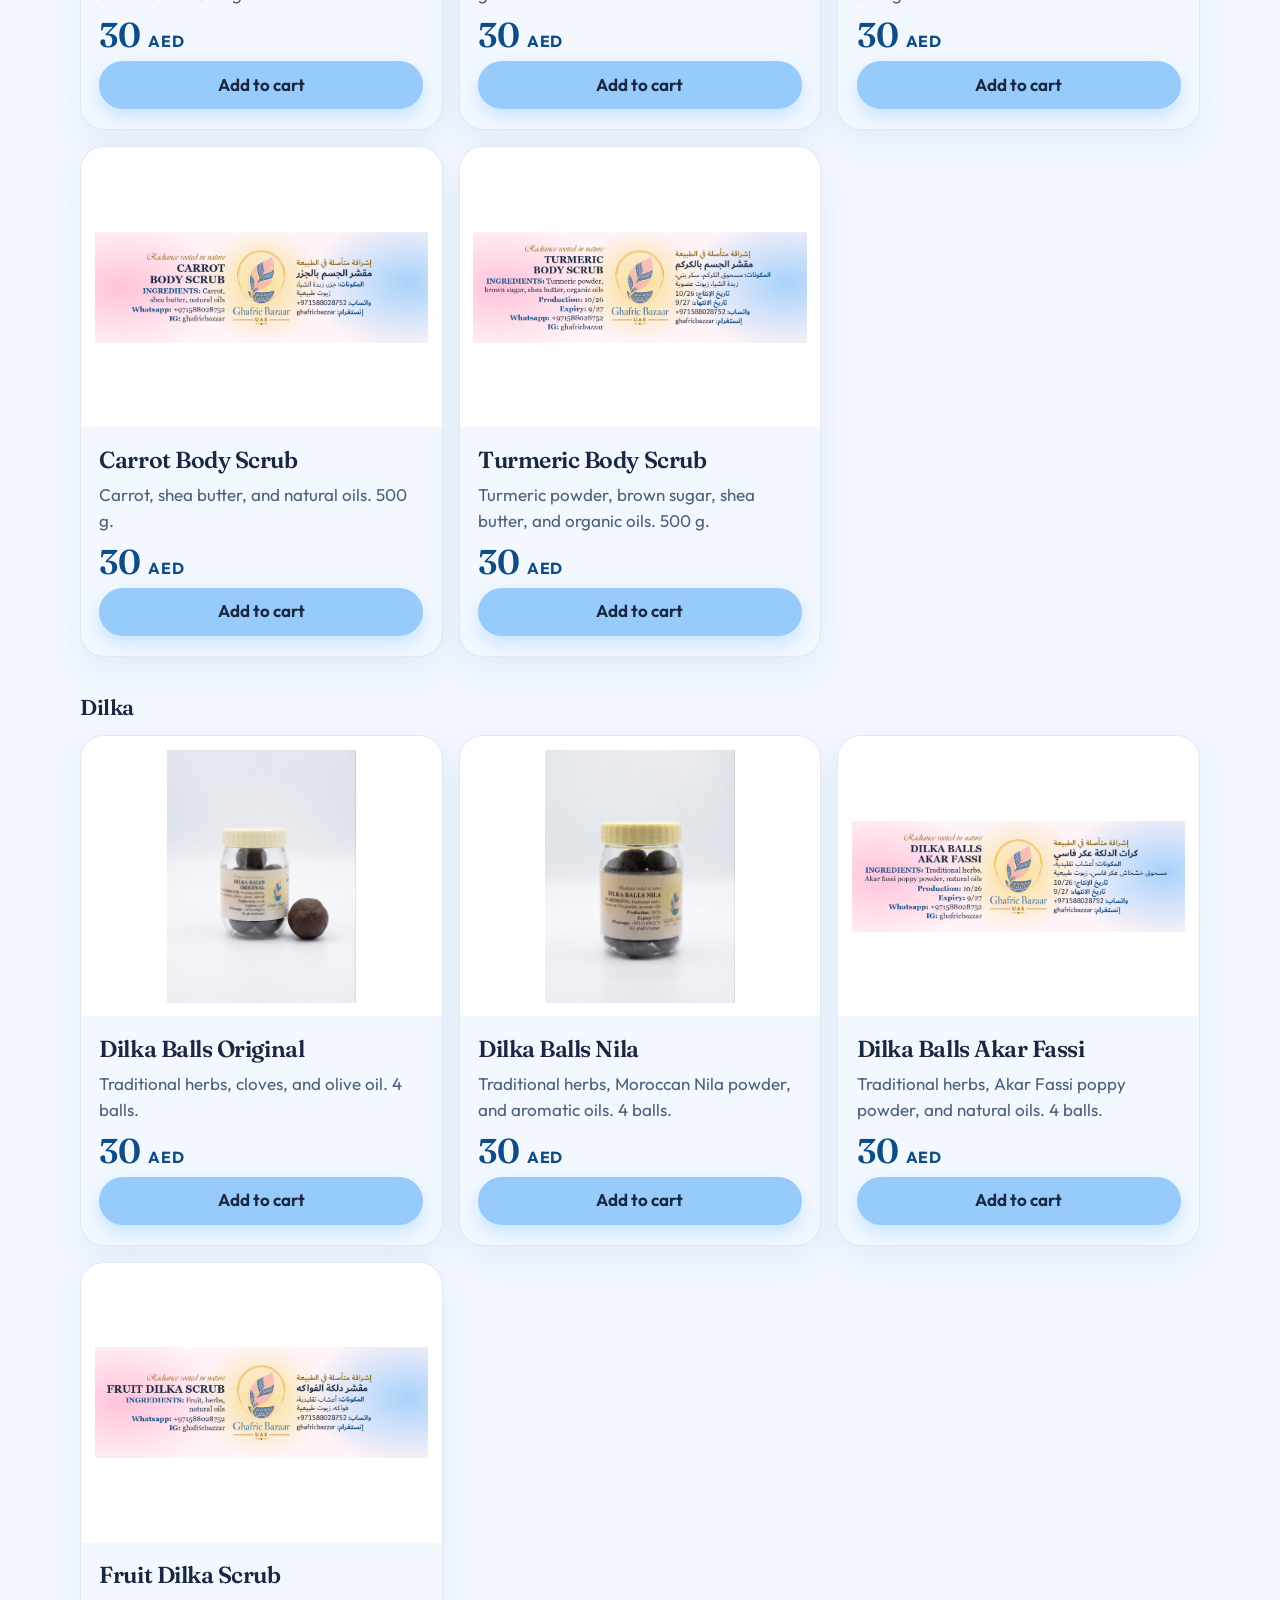
<file: category.html>
<!DOCTYPE html>
<html lang="en">
<head>
  <meta charset="utf-8">
  <meta name="viewport" content="width=device-width, initial-scale=1">
  <meta name="description" content="African body care in Dubai, including what visitors look for at Global Village. Every piece is 30 AED. Delivery is 25 AED, and free on a 150 AED spend from 7 to 14 November.">
  <meta name="robots" content="index, follow, max-image-preview:large">
  <meta name="geo.region" content="AE-DU">
  <meta name="geo.placename" content="Naif, Deira, Dubai">
  <meta name="geo.position" content="25.2734569;55.3153515">
  <meta name="ICBM" content="25.2734569, 55.3153515">
  <meta name="theme-color" content="#ffc2d9">
  <meta name="format-detection" content="telephone=no">
  <title>Full Collection | Ghafric Bazaar UAE</title>
  <meta property="og:title" content="Full Collection | Ghafric Bazaar UAE">
  <meta property="og:description" content="African body care in Dubai, including what visitors look for at Global Village. Every piece is 30 AED. Delivery is 25 AED, and free on a 150 AED spend from 7 to 14 November.">
  <meta property="og:type" content="website">
  <meta property="og:url" content="https://ghafricbazzar.com/category.html">
  <meta property="og:image" content="https://ghafricbazzar.com/images/logo-mark.png?v=6">
  <meta property="og:image:width" content="480">
  <meta property="og:image:height" content="480">
  <meta property="og:image:alt" content="Ghafric Bazaar UAE logo">
  <meta property="og:site_name" content="Ghafric Bazaar UAE">
  <meta property="og:locale" content="en_AE">
  <meta name="twitter:card" content="summary">
  <meta name="twitter:title" content="Full Collection | Ghafric Bazaar UAE">
  <meta name="twitter:description" content="African body care in Dubai, including what visitors look for at Global Village. Every piece is 30 AED. Delivery is 25 AED, and free on a 150 AED spend from 7 to 14 November.">
  <meta name="twitter:image" content="https://ghafricbazzar.com/images/logo-mark.png?v=6">
  <link rel="canonical" href="https://ghafricbazzar.com/category.html">
  <link rel="alternate" hreflang="en" href="https://ghafricbazzar.com/category.html">
  <link rel="alternate" hreflang="ar" href="https://ghafricbazzar.com/category.html?lang=ar">
  <link rel="alternate" hreflang="am" href="https://ghafricbazzar.com/category.html?lang=am">
  <link rel="alternate" hreflang="hi" href="https://ghafricbazzar.com/category.html?lang=hi">
  <link rel="alternate" hreflang="ur" href="https://ghafricbazzar.com/category.html?lang=ur">
  <link rel="alternate" hreflang="tl" href="https://ghafricbazzar.com/category.html?lang=tl">
  <link rel="alternate" hreflang="x-default" href="https://ghafricbazzar.com/category.html">
  <script type="application/ld+json" id="crumb-ld">
  {
    "@context": "https://schema.org",
    "@type": "BreadcrumbList",
    "itemListElement": [
      { "@type": "ListItem", "position": 1, "name": "Home", "item": "https://ghafricbazzar.com/" },
      { "@type": "ListItem", "position": 2, "name": "Full Collection", "item": "https://ghafricbazzar.com/category.html" }
    ]
  }
  </script>
  <script type="application/ld+json" id="catalog-ld">
{
  "@context": "https://schema.org",
  "@type": "ItemList",
  "name": "Full Collection",
  "numberOfItems": 114,
  "itemListElement": [
    {
      "@type": "ListItem",
      "position": 1,
      "item": {
        "@type": "Product",
        "name": "Queen Elisabeth Cocoa Butter Cream",
        "offers": {
          "@type": "Offer",
          "price": "30",
          "priceCurrency": "AED",
          "url": "https://ghafricbazzar.com/category.html?c=butters"
        },
        "description": "Hand and body cream, 500 ml.",
        "image": "https://ghafricbazzar.com/images/queen-elisabeth-cocoa-butter-cream.jpg"
      }
    },
    {
      "@type": "ListItem",
      "position": 2,
      "item": {
        "@type": "Product",
        "name": "Reborn Arabic Coffee Butter",
        "offers": {
          "@type": "Offer",
          "price": "30",
          "priceCurrency": "AED",
          "url": "https://ghafricbazzar.com/category.html?c=butters"
        },
        "description": "Body butter for dry and sensitive skin.",
        "image": "https://ghafricbazzar.com/images/reborn-arabic-coffee-butter.png"
      }
    },
    {
      "@type": "ListItem",
      "position": 3,
      "item": {
        "@type": "Product",
        "name": "Reborn Rose Cream",
        "offers": {
          "@type": "Offer",
          "price": "30",
          "priceCurrency": "AED",
          "url": "https://ghafricbazzar.com/category.html?c=butters"
        },
        "description": "Moisturizing cream with vitamin B, for dry and normal skin. For body, hands, and face. 500 g.",
        "image": "https://ghafricbazzar.com/images/reborn-rose-cream.png"
      }
    },
    {
      "@type": "ListItem",
      "position": 4,
      "item": {
        "@type": "Product",
        "name": "Reborn Intensive Rose Cream",
        "offers": {
          "@type": "Offer",
          "price": "30",
          "priceCurrency": "AED",
          "url": "https://ghafricbazzar.com/category.html?c=butters"
        },
        "description": "Moisturizing cream for dry and normal skin. For body, hands, and face. 500 g.",
        "image": "https://ghafricbazzar.com/images/reborn-intensive-rose-cream.png"
      }
    },
    {
      "@type": "ListItem",
      "position": 5,
      "item": {
        "@type": "Product",
        "name": "Reborn Strawberry Cream",
        "offers": {
          "@type": "Offer",
          "price": "30",
          "priceCurrency": "AED",
          "url": "https://ghafricbazzar.com/category.html?c=butters"
        },
        "description": "Moisturizing cream for dry and normal skin. For body, hands, and face. 500 g.",
        "image": "https://ghafricbazzar.com/images/reborn-strawberry-cream.png"
      }
    },
    {
      "@type": "ListItem",
      "position": 6,
      "item": {
        "@type": "Product",
        "name": "Queen Elisabeth Cocoa Butter Lotion",
        "offers": {
          "@type": "Offer",
          "price": "30",
          "priceCurrency": "AED",
          "url": "https://ghafricbazzar.com/category.html?c=butters"
        },
        "description": "Hand and body lotion, 250 ml. Softens hands, face, and body.",
        "image": "https://ghafricbazzar.com/images/queen-elisabeth-cocoa-butter-lotion.png"
      }
    },
    {
      "@type": "ListItem",
      "position": 7,
      "item": {
        "@type": "Product",
        "name": "Clere Rich Moisture Body Crème",
        "offers": {
          "@type": "Offer",
          "price": "30",
          "priceCurrency": "AED",
          "url": "https://ghafricbazzar.com/category.html?c=butters"
        },
        "description": "Avocado milk. With triple glycerine and vitamins E and A. 500 g.",
        "image": "https://ghafricbazzar.com/images/clere-rich-moisture-avocado.png"
      }
    },
    {
      "@type": "ListItem",
      "position": 8,
      "item": {
        "@type": "Product",
        "name": "Clere Repairing Body Crème Berries & Cream",
        "offers": {
          "@type": "Offer",
          "price": "30",
          "priceCurrency": "AED",
          "url": "https://ghafricbazzar.com/category.html?c=butters"
        },
        "description": "Berries and cream. With tissue oil, glycerine, and vitamins E and A. 500 g.",
        "image": "https://ghafricbazzar.com/images/clere-repairing-berries-cream.png"
      }
    },
    {
      "@type": "ListItem",
      "position": 9,
      "item": {
        "@type": "Product",
        "name": "Clere Vanilla Honey Cream",
        "offers": {
          "@type": "Offer",
          "price": "30",
          "priceCurrency": "AED",
          "url": "https://ghafricbazzar.com/category.html?c=butters"
        },
        "description": "Luscious body crème with vitamins E and A. For dry to very dry skin. 500 g.",
        "image": "https://ghafricbazzar.com/images/clere-vanilla-honey-cream.png"
      }
    },
    {
      "@type": "ListItem",
      "position": 10,
      "item": {
        "@type": "Product",
        "name": "Clere Nourishing Cocoa Butter Crème",
        "offers": {
          "@type": "Offer",
          "price": "30",
          "priceCurrency": "AED",
          "url": "https://ghafricbazzar.com/category.html?c=butters"
        },
        "description": "Nourishing body crème. Cocoa butter, with glycerine and multi-vitamin serum. 500 g.",
        "image": "https://ghafricbazzar.com/images/clere-nourishing-cocoa-butter-creme.png"
      }
    },
    {
      "@type": "ListItem",
      "position": 11,
      "item": {
        "@type": "Product",
        "name": "Clere Repairing Vanilla Honey Crème",
        "offers": {
          "@type": "Offer",
          "price": "30",
          "priceCurrency": "AED",
          "url": "https://ghafricbazzar.com/category.html?c=butters"
        },
        "description": "Vanilla honey cream and argan oil. With tissue oil, glycerine, and vitamins E and A. 500 g.",
        "image": "https://ghafricbazzar.com/images/clere-repairing-vanilla-honey.png"
      }
    },
    {
      "@type": "ListItem",
      "position": 12,
      "item": {
        "@type": "Product",
        "name": "Clere Tropical Coconut Body Lotion",
        "offers": {
          "@type": "Offer",
          "price": "30",
          "priceCurrency": "AED",
          "url": "https://ghafricbazzar.com/category.html?c=butters"
        },
        "description": "Nourishing body lotion with vitamins E and A. For normal to dry skin.",
        "image": "https://ghafricbazzar.com/images/clere-tropical-coconut-lotion.png"
      }
    },
    {
      "@type": "ListItem",
      "position": 13,
      "item": {
        "@type": "Product",
        "name": "RDL Papaya Hand & Body Lotion",
        "offers": {
          "@type": "Offer",
          "price": "30",
          "priceCurrency": "AED",
          "url": "https://ghafricbazzar.com/category.html?c=butters"
        },
        "description": "Papaya extract hand and body lotion with vitamin E. 600 ml.",
        "image": "https://ghafricbazzar.com/images/rdl-papaya-lotion.png"
      }
    },
    {
      "@type": "ListItem",
      "position": 14,
      "item": {
        "@type": "Product",
        "name": "La Fresh Rose Water with Glycerin",
        "offers": {
          "@type": "Offer",
          "price": "30",
          "priceCurrency": "AED",
          "url": "https://ghafricbazzar.com/category.html?c=butters"
        },
        "description": "Rose water with glycerin for face and body. 250 ml.",
        "image": "https://ghafricbazzar.com/images/lafresh-rose-water.png"
      }
    },
    {
      "@type": "ListItem",
      "position": 15,
      "item": {
        "@type": "Product",
        "name": "Clere Cocoa Butter Hand & Body Lotion",
        "offers": {
          "@type": "Offer",
          "price": "30",
          "priceCurrency": "AED",
          "url": "https://ghafricbazzar.com/category.html?c=butters"
        },
        "description": "Nourishing hand and body lotion. Cocoa butter with vitamins E and A.",
        "image": "https://ghafricbazzar.com/images/clere-cocoa-butter-lotion.png"
      }
    },
    {
      "@type": "ListItem",
      "position": 16,
      "item": {
        "@type": "Product",
        "name": "Clere Lanolin & Glycerine Body Lotion",
        "offers": {
          "@type": "Offer",
          "price": "30",
          "priceCurrency": "AED",
          "url": "https://ghafricbazzar.com/category.html?c=butters"
        },
        "description": "Nourishing body lotion. Lanolin and glycerine with vitamins E and A.",
        "image": "https://ghafricbazzar.com/images/clere-lanolin-glycerine-lotion.png"
      }
    },
    {
      "@type": "ListItem",
      "position": 17,
      "item": {
        "@type": "Product",
        "name": "Clere Nourishing Lanolin & Glycerine Crème",
        "offers": {
          "@type": "Offer",
          "price": "30",
          "priceCurrency": "AED",
          "url": "https://ghafricbazzar.com/category.html?c=butters"
        },
        "description": "Nourishing body crème. Lanolin and glycerine with multi-vitamin serum. 500 g.",
        "image": "https://ghafricbazzar.com/images/clere-nourishing-lanolin-creme.png"
      }
    },
    {
      "@type": "ListItem",
      "position": 18,
      "item": {
        "@type": "Product",
        "name": "Aker Fassi Body Cream",
        "offers": {
          "@type": "Offer",
          "price": "30",
          "priceCurrency": "AED",
          "url": "https://ghafricbazzar.com/category.html?c=butters"
        },
        "description": "Aker Fassi and shea butter. 500 g.",
        "image": "https://ghafricbazzar.com/images/aker-fassi-body-cream.jpg"
      }
    },
    {
      "@type": "ListItem",
      "position": 19,
      "item": {
        "@type": "Product",
        "name": "Lavender Body Cream",
        "offers": {
          "@type": "Offer",
          "price": "30",
          "priceCurrency": "AED",
          "url": "https://ghafricbazzar.com/category.html?c=butters"
        },
        "description": "Lavender and shea butter. 500 g.",
        "image": "https://ghafricbazzar.com/images/lavender-body-cream.jpg"
      }
    },
    {
      "@type": "ListItem",
      "position": 20,
      "item": {
        "@type": "Product",
        "name": "Shea Butter White",
        "offers": {
          "@type": "Offer",
          "price": "30",
          "priceCurrency": "AED",
          "url": "https://ghafricbazzar.com/shea-butter.html"
        },
        "description": "White shea butter. 250 g.",
        "image": "https://ghafricbazzar.com/images/shea-butter-white.jpg"
      }
    },
    {
      "@type": "ListItem",
      "position": 21,
      "item": {
        "@type": "Product",
        "name": "Shea Butter Yellow",
        "offers": {
          "@type": "Offer",
          "price": "30",
          "priceCurrency": "AED",
          "url": "https://ghafricbazzar.com/shea-butter.html"
        },
        "description": "Yellow shea butter. 250 g.",
        "image": "https://ghafricbazzar.com/images/shea-butter-yellow.jpg"
      }
    },
    {
      "@type": "ListItem",
      "position": 22,
      "item": {
        "@type": "Product",
        "name": "Avocado Body Cream",
        "offers": {
          "@type": "Offer",
          "price": "30",
          "priceCurrency": "AED",
          "url": "https://ghafricbazzar.com/category.html?c=butters"
        },
        "description": "Avocado oil and shea butter. 500 g.",
        "image": "https://ghafricbazzar.com/images/avocado-body-cream.jpg"
      }
    },
    {
      "@type": "ListItem",
      "position": 23,
      "item": {
        "@type": "Product",
        "name": "Mango Body Cream",
        "offers": {
          "@type": "Offer",
          "price": "30",
          "priceCurrency": "AED",
          "url": "https://ghafricbazzar.com/category.html?c=butters"
        },
        "description": "Mango butter and shea butter. 500 g.",
        "image": "https://ghafricbazzar.com/images/mango-body-cream.jpg"
      }
    },
    {
      "@type": "ListItem",
      "position": 24,
      "item": {
        "@type": "Product",
        "name": "Papaya Body Cream",
        "offers": {
          "@type": "Offer",
          "price": "30",
          "priceCurrency": "AED",
          "url": "https://ghafricbazzar.com/category.html?c=butters"
        },
        "description": "Papaya extract and shea butter. 500 g.",
        "image": "https://ghafricbazzar.com/images/papaya-body-cream.jpg"
      }
    },
    {
      "@type": "ListItem",
      "position": 25,
      "item": {
        "@type": "Product",
        "name": "Vanilla Shea Body Cream",
        "offers": {
          "@type": "Offer",
          "price": "30",
          "priceCurrency": "AED",
          "url": "https://ghafricbazzar.com/shea-butter.html"
        },
        "description": "Vanilla shea butter. 500 g.",
        "image": "https://ghafricbazzar.com/images/vanilla-shea-body-cream.jpg"
      }
    },
    {
      "@type": "ListItem",
      "position": 26,
      "item": {
        "@type": "Product",
        "name": "Cream with Milk",
        "offers": {
          "@type": "Offer",
          "price": "30",
          "priceCurrency": "AED",
          "url": "https://ghafricbazzar.com/category.html?c=butters"
        },
        "description": "Milk and shea butter. 500 g.",
        "image": "https://ghafricbazzar.com/images/cream-with-milk.jpg"
      }
    },
    {
      "@type": "ListItem",
      "position": 27,
      "item": {
        "@type": "Product",
        "name": "Sidr Body Cream",
        "offers": {
          "@type": "Offer",
          "price": "30",
          "priceCurrency": "AED",
          "url": "https://ghafricbazzar.com/category.html?c=butters"
        },
        "description": "Sidr and shea butter. 500 g.",
        "image": "https://ghafricbazzar.com/images/sidr-body-cream.jpg"
      }
    },
    {
      "@type": "ListItem",
      "position": 28,
      "item": {
        "@type": "Product",
        "name": "Sudanese Face and Body Cream",
        "offers": {
          "@type": "Offer",
          "price": "30",
          "priceCurrency": "AED",
          "url": "https://ghafricbazzar.com/category.html?c=butters"
        },
        "description": "Mahlab, cloves, shea butter, and natural oils. 500 g.",
        "image": "https://ghafricbazzar.com/images/sudanese-face-and-body-cream.jpg"
      }
    },
    {
      "@type": "ListItem",
      "position": 29,
      "item": {
        "@type": "Product",
        "name": "St. Dalfour Gluta Sunscreen Cream",
        "offers": {
          "@type": "Offer",
          "price": "30",
          "priceCurrency": "AED",
          "url": "https://ghafricbazzar.com/category.html?c=butters"
        },
        "description": "Sunscreen cream. Original.",
        "image": "https://ghafricbazzar.com/images/st-dalfour-gluta-sunscreen-cream.jpg"
      }
    },
    {
      "@type": "ListItem",
      "position": 30,
      "item": {
        "@type": "Product",
        "name": "St. Dalfour Beauty Whitening",
        "offers": {
          "@type": "Offer",
          "price": "30",
          "priceCurrency": "AED",
          "url": "https://ghafricbazzar.com/category.html?c=butters"
        },
        "description": "Face cream. 50 g.",
        "image": "https://ghafricbazzar.com/images/st-dalfour-beauty-whitening.jpg"
      }
    },
    {
      "@type": "ListItem",
      "position": 31,
      "item": {
        "@type": "Product",
        "name": "Elizabeth Alata Samad Soap",
        "offers": {
          "@type": "Offer",
          "price": "30",
          "priceCurrency": "AED",
          "url": "https://ghafricbazzar.com/category.html?c=soaps"
        },
        "description": "Alata Samad soap. 400 g.",
        "image": "https://ghafricbazzar.com/images/elizabeth-alata-samad-soap.png"
      }
    },
    {
      "@type": "ListItem",
      "position": 32,
      "item": {
        "@type": "Product",
        "name": "Afrikan Herbal Soap",
        "offers": {
          "@type": "Offer",
          "price": "30",
          "priceCurrency": "AED",
          "url": "https://ghafricbazzar.com/category.html?c=soaps"
        },
        "description": "Stver Soap and Letan.",
        "image": "https://ghafricbazzar.com/images/afrikan-herbal-soap.png"
      }
    },
    {
      "@type": "ListItem",
      "position": 33,
      "item": {
        "@type": "Product",
        "name": "Debbitone Honey Black Soap",
        "offers": {
          "@type": "Offer",
          "price": "30",
          "priceCurrency": "AED",
          "url": "https://ghafricbazzar.com/category.html?c=soaps"
        },
        "description": "Honey black soap. 350 g.",
        "image": "https://ghafricbazzar.com/images/debbitone-honey-black-soap.jpg"
      }
    },
    {
      "@type": "ListItem",
      "position": 34,
      "item": {
        "@type": "Product",
        "name": "Debbitone Lavender Black Soap",
        "offers": {
          "@type": "Offer",
          "price": "30",
          "priceCurrency": "AED",
          "url": "https://ghafricbazzar.com/category.html?c=soaps"
        },
        "description": "Lavender black soap.",
        "image": "https://ghafricbazzar.com/images/debbitone-lavender-black-soap.jpg"
      }
    },
    {
      "@type": "ListItem",
      "position": 35,
      "item": {
        "@type": "Product",
        "name": "Debbitone Charcoal Face and Body Soap",
        "offers": {
          "@type": "Offer",
          "price": "30",
          "priceCurrency": "AED",
          "url": "https://ghafricbazzar.com/category.html?c=soaps"
        },
        "description": "Charcoal soap with aloe vera and lemon.",
        "image": "https://ghafricbazzar.com/images/debbitone-charcoal-face-body-soap.jpg"
      }
    },
    {
      "@type": "ListItem",
      "position": 36,
      "item": {
        "@type": "Product",
        "name": "Nubian Heritage African Black Soap",
        "offers": {
          "@type": "Offer",
          "price": "30",
          "priceCurrency": "AED",
          "url": "https://ghafricbazzar.com/african-black-soap.html"
        },
        "description": "Black soap bar with aloe vera, oats, and vitamin E. 5 oz (142 g).",
        "image": "https://ghafricbazzar.com/images/nubian-heritage-african-black-soap.jpg"
      }
    },
    {
      "@type": "ListItem",
      "position": 37,
      "item": {
        "@type": "Product",
        "name": "Mama Ghana Shea Oil Original",
        "offers": {
          "@type": "Offer",
          "price": "30",
          "priceCurrency": "AED",
          "url": "https://ghafricbazzar.com/shea-oil.html"
        },
        "description": "Shea oil with shea butter and coco butter. Original. 100 ml.",
        "image": "https://ghafricbazzar.com/images/mama-ghana-shea-oil-original.png"
      }
    },
    {
      "@type": "ListItem",
      "position": 38,
      "item": {
        "@type": "Product",
        "name": "Ghafric Frankincense Oil",
        "offers": {
          "@type": "Offer",
          "price": "30",
          "priceCurrency": "AED",
          "url": "https://ghafricbazzar.com/category.html?c=oils"
        },
        "description": "Frankincense oil with shea and cocoa for hair and body. 100 ml.",
        "image": "https://ghafricbazzar.com/images/ghana-number-one-frankincense-oil.png"
      }
    },
    {
      "@type": "ListItem",
      "position": 39,
      "item": {
        "@type": "Product",
        "name": "Yashami Snail Hair Oil",
        "offers": {
          "@type": "Offer",
          "price": "30",
          "priceCurrency": "AED",
          "url": "https://ghafricbazzar.com/category.html?c=oils"
        },
        "description": "Hair oil with protein and biotin, argan oil, and vitamin E. 100 ml.",
        "image": "https://ghafricbazzar.com/images/yashami-snail-hair-oil.png"
      }
    },
    {
      "@type": "ListItem",
      "position": 40,
      "item": {
        "@type": "Product",
        "name": "Shea Oil with Argan",
        "offers": {
          "@type": "Offer",
          "price": "30",
          "priceCurrency": "AED",
          "url": "https://ghafricbazzar.com/shea-oil.html"
        },
        "description": "Shea oil with shea butter, coco butter, and argan oil. 100 ml.",
        "image": "https://ghafricbazzar.com/images/shea-oil-argan.jpg"
      }
    },
    {
      "@type": "ListItem",
      "position": 41,
      "item": {
        "@type": "Product",
        "name": "Washami Argan Hair Oil",
        "offers": {
          "@type": "Offer",
          "price": "30",
          "priceCurrency": "AED",
          "url": "https://ghafricbazzar.com/category.html?c=oils"
        },
        "description": "Argan hair oil.",
        "image": "https://ghafricbazzar.com/images/washami-argan-hair-oil.jpg"
      }
    },
    {
      "@type": "ListItem",
      "position": 42,
      "item": {
        "@type": "Product",
        "name": "Washami Olive Hair Oil",
        "offers": {
          "@type": "Offer",
          "price": "30",
          "priceCurrency": "AED",
          "url": "https://ghafricbazzar.com/category.html?c=oils"
        },
        "description": "Olive hair oil.",
        "image": "https://ghafricbazzar.com/images/washami-olive-hair-oil.jpg"
      }
    },
    {
      "@type": "ListItem",
      "position": 43,
      "item": {
        "@type": "Product",
        "name": "Ala Tar Afghan Hair Oil",
        "offers": {
          "@type": "Offer",
          "price": "30",
          "priceCurrency": "AED",
          "url": "https://ghafricbazzar.com/category.html?c=oils"
        },
        "description": "Hair oil.",
        "image": "https://ghafricbazzar.com/images/ala-tar-afghan-hair-oil.jpg"
      }
    },
    {
      "@type": "ListItem",
      "position": 44,
      "item": {
        "@type": "Product",
        "name": "Elizabeth Face and Body Scrub",
        "offers": {
          "@type": "Offer",
          "price": "30",
          "priceCurrency": "AED",
          "url": "https://ghafricbazzar.com/body-scrub.html"
        },
        "description": "Face and body scrub. 500 g.",
        "image": "https://ghafricbazzar.com/images/elizabeth-face-and-body-scrub.png"
      }
    },
    {
      "@type": "ListItem",
      "position": 45,
      "item": {
        "@type": "Product",
        "name": "Elizabeth Scrub",
        "offers": {
          "@type": "Offer",
          "price": "30",
          "priceCurrency": "AED",
          "url": "https://ghafricbazzar.com/category.html?c=scrubs"
        },
        "description": "Scrub. 500 g.",
        "image": "https://ghafricbazzar.com/images/elizabeth-scrub.png"
      }
    },
    {
      "@type": "ListItem",
      "position": 46,
      "item": {
        "@type": "Product",
        "name": "Reborn Cucumber Facial Scrub",
        "offers": {
          "@type": "Offer",
          "price": "30",
          "priceCurrency": "AED",
          "url": "https://ghafricbazzar.com/category.html?c=scrubs"
        },
        "description": "Facial scrub, 500 ml.",
        "image": "https://ghafricbazzar.com/images/reborn-cucumber-facial-scrub.png"
      }
    },
    {
      "@type": "ListItem",
      "position": 47,
      "item": {
        "@type": "Product",
        "name": "Coffee Body Scrub",
        "offers": {
          "@type": "Offer",
          "price": "30",
          "priceCurrency": "AED",
          "url": "https://ghafricbazzar.com/body-scrub.html"
        },
        "description": "Coffee, sugar, and shea butter. 500 g.",
        "image": "https://ghafricbazzar.com/images/coffee-body-scrub.jpg"
      }
    },
    {
      "@type": "ListItem",
      "position": 48,
      "item": {
        "@type": "Product",
        "name": "Nila Body Scrub",
        "offers": {
          "@type": "Offer",
          "price": "30",
          "priceCurrency": "AED",
          "url": "https://ghafricbazzar.com/body-scrub.html"
        },
        "description": "Moroccan Nila, shea butter, and natural oils. 500 g.",
        "image": "https://ghafricbazzar.com/images/nila-body-scrub.jpg"
      }
    },
    {
      "@type": "ListItem",
      "position": 49,
      "item": {
        "@type": "Product",
        "name": "Aker Fassi Body Scrub",
        "offers": {
          "@type": "Offer",
          "price": "30",
          "priceCurrency": "AED",
          "url": "https://ghafricbazzar.com/body-scrub.html"
        },
        "description": "Aker Fassi, shea butter, and natural oils. 500 g.",
        "image": "https://ghafricbazzar.com/images/aker-fassi-body-scrub.jpg"
      }
    },
    {
      "@type": "ListItem",
      "position": 50,
      "item": {
        "@type": "Product",
        "name": "Moringa Body Scrub",
        "offers": {
          "@type": "Offer",
          "price": "30",
          "priceCurrency": "AED",
          "url": "https://ghafricbazzar.com/category.html?c=scrubs"
        },
        "description": "Moringa powder, shea butter, jojoba oil, and sea salt. 500 g.",
        "image": "https://ghafricbazzar.com/images/moringa-body-scrub.jpg"
      }
    },
    {
      "@type": "ListItem",
      "position": 51,
      "item": {
        "@type": "Product",
        "name": "Licorice Body Scrub",
        "offers": {
          "@type": "Offer",
          "price": "30",
          "priceCurrency": "AED",
          "url": "https://ghafricbazzar.com/category.html?c=scrubs"
        },
        "description": "Licorice, shea butter, and natural oils. 500 g.",
        "image": "https://ghafricbazzar.com/images/licorice-body-scrub.jpg"
      }
    },
    {
      "@type": "ListItem",
      "position": 52,
      "item": {
        "@type": "Product",
        "name": "Dilka Balls Original",
        "offers": {
          "@type": "Offer",
          "price": "30",
          "priceCurrency": "AED",
          "url": "https://ghafricbazzar.com/category.html?c=dilka"
        },
        "description": "Traditional herbs, cloves, and olive oil. 4 balls.",
        "image": "https://ghafricbazzar.com/images/dilka-balls-original.jpg"
      }
    },
    {
      "@type": "ListItem",
      "position": 53,
      "item": {
        "@type": "Product",
        "name": "Dilka Balls Nila",
        "offers": {
          "@type": "Offer",
          "price": "30",
          "priceCurrency": "AED",
          "url": "https://ghafricbazzar.com/category.html?c=dilka"
        },
        "description": "Traditional herbs, Moroccan Nila powder, and aromatic oils. 4 balls.",
        "image": "https://ghafricbazzar.com/images/dilka-balls-nila.jpg"
      }
    },
    {
      "@type": "ListItem",
      "position": 54,
      "item": {
        "@type": "Product",
        "name": "Aker Fassi Face Mask",
        "offers": {
          "@type": "Offer",
          "price": "30",
          "priceCurrency": "AED",
          "url": "https://ghafricbazzar.com/category.html?c=masks"
        },
        "description": "Aker Fassi and natural clay. 500 g.",
        "image": "https://ghafricbazzar.com/images/aker-fassi-face-mask.jpg"
      }
    },
    {
      "@type": "ListItem",
      "position": 55,
      "item": {
        "@type": "Product",
        "name": "Moringa Face Mask",
        "offers": {
          "@type": "Offer",
          "price": "30",
          "priceCurrency": "AED",
          "url": "https://ghafricbazzar.com/category.html?c=masks"
        },
        "description": "Moringa leaf powder, green clay, and aloe vera extract. 500 g.",
        "image": "https://ghafricbazzar.com/images/moringa-face-mask.jpg"
      }
    },
    {
      "@type": "ListItem",
      "position": 56,
      "item": {
        "@type": "Product",
        "name": "Disaar Aloe Vera Face Wash",
        "offers": {
          "@type": "Offer",
          "price": "30",
          "priceCurrency": "AED",
          "url": "https://ghafricbazzar.com/category.html?c=facewash"
        },
        "description": "Aloe vera face wash.",
        "image": "https://ghafricbazzar.com/images/aloe-vera-face-wash.jpg"
      }
    },
    {
      "@type": "ListItem",
      "position": 57,
      "item": {
        "@type": "Product",
        "name": "Moroccan Al Teen Natural Clay",
        "offers": {
          "@type": "Offer",
          "price": "30",
          "priceCurrency": "AED",
          "url": "https://ghafricbazzar.com/category.html?c=powders"
        },
        "description": "Natural Moroccan clay with herbs. 500 g.",
        "image": "https://ghafricbazzar.com/images/moroccan-al-teen-clay.png"
      }
    },
    {
      "@type": "ListItem",
      "position": 58,
      "item": {
        "@type": "Product",
        "name": "Nila Powder",
        "offers": {
          "@type": "Offer",
          "price": "30",
          "priceCurrency": "AED",
          "url": "https://ghafricbazzar.com/nila.html"
        },
        "description": "100% pure Moroccan Nila powder. 50 g.",
        "image": "https://ghafricbazzar.com/images/nila-powder.jpg"
      }
    },
    {
      "@type": "ListItem",
      "position": 59,
      "item": {
        "@type": "Product",
        "name": "Cantu for Kids Conditioning Detangler",
        "offers": {
          "@type": "Offer",
          "price": "30",
          "priceCurrency": "AED",
          "url": "https://ghafricbazzar.com/category.html?c=shampoo"
        },
        "description": "Softens and detangles curls, coils, and waves. With shea butter, coconut oil, and honey.",
        "image": "https://ghafricbazzar.com/images/cantu-kids-conditioning-detangler.png"
      }
    },
    {
      "@type": "ListItem",
      "position": 60,
      "item": {
        "@type": "Product",
        "name": "Cantu Shea Butter Flexible Hold Strengthening Styling Gel",
        "offers": {
          "@type": "Offer",
          "price": "30",
          "priceCurrency": "AED",
          "url": "https://ghafricbazzar.com/category.html?c=shampoo"
        },
        "description": "With Jamaican black castor oil. For natural curls, coils, and waves.",
        "image": "https://ghafricbazzar.com/images/cantu-strengthening-styling-gel.png"
      }
    },
    {
      "@type": "ListItem",
      "position": 61,
      "item": {
        "@type": "Product",
        "name": "Cantu Avocado Hydrating Shampoo",
        "offers": {
          "@type": "Offer",
          "price": "30",
          "priceCurrency": "AED",
          "url": "https://ghafricbazzar.com/category.html?c=shampoo"
        },
        "description": "13.5 fl oz (400 ml). For natural curls, coils, and waves. With avocado oil and shea butter.",
        "image": "https://ghafricbazzar.com/images/cantu-avocado-hydrating-shampoo.png"
      }
    },
    {
      "@type": "ListItem",
      "position": 62,
      "item": {
        "@type": "Product",
        "name": "DAX Pomade",
        "offers": {
          "@type": "Offer",
          "price": "30",
          "priceCurrency": "AED",
          "url": "https://ghafricbazzar.com/category.html?c=shampoo"
        },
        "description": "Pomade with vegetable oils and lanolin. Bergamot, olive oil, and castor oil. 7.5 oz (214 g).",
        "image": "https://ghafricbazzar.com/images/dax-pomade.png"
      }
    },
    {
      "@type": "ListItem",
      "position": 63,
      "item": {
        "@type": "Product",
        "name": "La Fresh Anti-Dandruff Hair Cream",
        "offers": {
          "@type": "Offer",
          "price": "30",
          "priceCurrency": "AED",
          "url": "https://ghafricbazzar.com/category.html?c=shampoo"
        },
        "description": "Hair cream with keratin. 500 ml.",
        "image": "https://ghafricbazzar.com/images/lafresh-anti-dandruff-hair-cream.png"
      }
    },
    {
      "@type": "ListItem",
      "position": 64,
      "item": {
        "@type": "Product",
        "name": "Chebe Moringa Hair Cream",
        "offers": {
          "@type": "Offer",
          "price": "30",
          "priceCurrency": "AED",
          "url": "https://ghafricbazzar.com/category.html?c=shampoo"
        },
        "description": "Hair cream from Chad, with moringa and natural chebe powder. 200 g.",
        "image": "https://ghafricbazzar.com/images/chebe-moringa-hair-cream.jpg"
      }
    },
    {
      "@type": "ListItem",
      "position": 65,
      "item": {
        "@type": "Product",
        "name": "Amalico Chebe Hair Shampoo",
        "offers": {
          "@type": "Offer",
          "price": "30",
          "priceCurrency": "AED",
          "url": "https://ghafricbazzar.com/category.html?c=shampoo"
        },
        "description": "Chebe shampoo with shea butter. 500 ml.",
        "image": "https://ghafricbazzar.com/images/amalico-chebe-hair-shampoo.jpg"
      }
    },
    {
      "@type": "ListItem",
      "position": 66,
      "item": {
        "@type": "Product",
        "name": "Amalico Chebe Conditioner",
        "offers": {
          "@type": "Offer",
          "price": "30",
          "priceCurrency": "AED",
          "url": "https://ghafricbazzar.com/category.html?c=shampoo"
        },
        "description": "Chebe conditioner with shea butter.",
        "image": "https://ghafricbazzar.com/images/amalico-chebe-conditioner.jpg"
      }
    },
    {
      "@type": "ListItem",
      "position": 67,
      "item": {
        "@type": "Product",
        "name": "Amalico Chebe Hair Treatment Mask",
        "offers": {
          "@type": "Offer",
          "price": "30",
          "priceCurrency": "AED",
          "url": "https://ghafricbazzar.com/category.html?c=shampoo"
        },
        "description": "Chebe hair treatment mask. 300 ml.",
        "image": "https://ghafricbazzar.com/images/amalico-chebe-hair-treatment-mask.jpg"
      }
    },
    {
      "@type": "ListItem",
      "position": 68,
      "item": {
        "@type": "Product",
        "name": "Amalico Chebe Rosemary Shampoo",
        "offers": {
          "@type": "Offer",
          "price": "30",
          "priceCurrency": "AED",
          "url": "https://ghafricbazzar.com/category.html?c=shampoo"
        },
        "description": "Chebe shampoo with rosemary.",
        "image": "https://ghafricbazzar.com/images/amalico-chebe-rosemary-shampoo.jpg"
      }
    },
    {
      "@type": "ListItem",
      "position": 69,
      "item": {
        "@type": "Product",
        "name": "Amalico Chebe Rosemary Conditioner",
        "offers": {
          "@type": "Offer",
          "price": "30",
          "priceCurrency": "AED",
          "url": "https://ghafricbazzar.com/category.html?c=shampoo"
        },
        "description": "Chebe conditioner with rosemary.",
        "image": "https://ghafricbazzar.com/images/amalico-chebe-rosemary-conditioner.jpg"
      }
    },
    {
      "@type": "ListItem",
      "position": 70,
      "item": {
        "@type": "Product",
        "name": "Amalico Chebe Avocado Shampoo",
        "offers": {
          "@type": "Offer",
          "price": "30",
          "priceCurrency": "AED",
          "url": "https://ghafricbazzar.com/category.html?c=shampoo"
        },
        "description": "Chebe shampoo with avocado. 500 ml.",
        "image": "https://ghafricbazzar.com/images/amalico-chebe-avocado-shampoo.jpg"
      }
    },
    {
      "@type": "ListItem",
      "position": 71,
      "item": {
        "@type": "Product",
        "name": "Amalico Chebe Avocado Hair Cream",
        "offers": {
          "@type": "Offer",
          "price": "30",
          "priceCurrency": "AED",
          "url": "https://ghafricbazzar.com/category.html?c=shampoo"
        },
        "description": "Chebe hair cream with avocado oil. 200 ml.",
        "image": "https://ghafricbazzar.com/images/amalico-chebe-avocado-hair-cream.jpg"
      }
    },
    {
      "@type": "ListItem",
      "position": 72,
      "item": {
        "@type": "Product",
        "name": "Washami Keratin Hair Mask",
        "offers": {
          "@type": "Offer",
          "price": "30",
          "priceCurrency": "AED",
          "url": "https://ghafricbazzar.com/category.html?c=shampoo"
        },
        "description": "Keratin hair mask with shea butter. 750 g.",
        "image": "https://ghafricbazzar.com/images/washami-keratin-hair-mask.jpg"
      }
    },
    {
      "@type": "ListItem",
      "position": 73,
      "item": {
        "@type": "Product",
        "name": "Mielle Rosemary Mint Strengthening Hair Masque",
        "offers": {
          "@type": "Offer",
          "price": "30",
          "priceCurrency": "AED",
          "url": "https://ghafricbazzar.com/category.html?c=shampoo"
        },
        "description": "Rosemary mint hair masque with biotin. 12 oz (340 g).",
        "image": "https://ghafricbazzar.com/images/mielle-rosemary-mint-hair-masque.jpg"
      }
    },
    {
      "@type": "ListItem",
      "position": 74,
      "item": {
        "@type": "Product",
        "name": "Ala Tar Afghan Hair Mask",
        "offers": {
          "@type": "Offer",
          "price": "30",
          "priceCurrency": "AED",
          "url": "https://ghafricbazzar.com/category.html?c=shampoo"
        },
        "description": "Hair mask. 1000 ml.",
        "image": "https://ghafricbazzar.com/images/ala-tar-afghan-hair-mask.jpg"
      }
    },
    {
      "@type": "ListItem",
      "position": 75,
      "item": {
        "@type": "Product",
        "name": "Ala Tar Afghan Hair Conditioner",
        "offers": {
          "@type": "Offer",
          "price": "30",
          "priceCurrency": "AED",
          "url": "https://ghafricbazzar.com/category.html?c=shampoo"
        },
        "description": "Hair conditioner. 550 ml.",
        "image": "https://ghafricbazzar.com/images/ala-tar-afghan-hair-conditioner.jpg"
      }
    },
    {
      "@type": "ListItem",
      "position": 76,
      "item": {
        "@type": "Product",
        "name": "Ala Tar Afghan Hair Shampoo",
        "offers": {
          "@type": "Offer",
          "price": "30",
          "priceCurrency": "AED",
          "url": "https://ghafricbazzar.com/category.html?c=shampoo"
        },
        "description": "Hair shampoo. 550 ml.",
        "image": "https://ghafricbazzar.com/images/ala-tar-afghan-hair-shampoo.jpg"
      }
    },
    {
      "@type": "ListItem",
      "position": 77,
      "item": {
        "@type": "Product",
        "name": "Care Shea Butter Nourishing Shampoo",
        "offers": {
          "@type": "Offer",
          "price": "30",
          "priceCurrency": "AED",
          "url": "https://ghafricbazzar.com/category.html?c=shampoo"
        },
        "description": "Shea butter shampoo. 2 in 1. 460 ml.",
        "image": "https://ghafricbazzar.com/images/care-shea-butter-nourishing-shampoo.jpg"
      }
    },
    {
      "@type": "ListItem",
      "position": 78,
      "item": {
        "@type": "Product",
        "name": "Zenith Coconut Hair Food",
        "offers": {
          "@type": "Offer",
          "price": "30",
          "priceCurrency": "AED",
          "url": "https://ghafricbazzar.com/category.html?c=shampoo"
        },
        "description": "Coconut hair food. 100 g.",
        "image": "https://ghafricbazzar.com/images/coconut-hair-food.jpg"
      }
    },
    {
      "@type": "ListItem",
      "position": 79,
      "item": {
        "@type": "Product",
        "name": "Care Shea Butter Hair Treatment Cream",
        "offers": {
          "@type": "Offer",
          "price": "30",
          "priceCurrency": "AED",
          "url": "https://ghafricbazzar.com/category.html?c=shampoo"
        },
        "description": "Shea butter nourishing treatment. 650 g.",
        "image": "https://ghafricbazzar.com/images/care-shea-butter.jpg"
      }
    },
    {
      "@type": "ListItem",
      "position": 80,
      "item": {
        "@type": "Product",
        "name": "Cocoa Butter Original",
        "offers": {
          "@type": "Offer",
          "price": "30",
          "priceCurrency": "AED",
          "url": "https://ghafricbazzar.com/category.html?c=butters"
        },
        "description": "Pure cocoa butter. 100 g.",
        "image": "https://ghafricbazzar.com/images/cocoa-butter-original.png"
      }
    },
    {
      "@type": "ListItem",
      "position": 81,
      "item": {
        "@type": "Product",
        "name": "Nila Soap",
        "offers": {
          "@type": "Offer",
          "price": "30",
          "priceCurrency": "AED",
          "url": "https://ghafricbazzar.com/nila.html"
        },
        "description": "Moroccan Nila powder, shea butter, and coconut oil. 500 g.",
        "image": "https://ghafricbazzar.com/images/nila-soap.png"
      }
    },
    {
      "@type": "ListItem",
      "position": 82,
      "item": {
        "@type": "Product",
        "name": "Turmeric Soap",
        "offers": {
          "@type": "Offer",
          "price": "30",
          "priceCurrency": "AED",
          "url": "https://ghafricbazzar.com/category.html?c=soaps"
        },
        "description": "Turmeric extract, shea butter, coconut oil, and essential oils. 500 g.",
        "image": "https://ghafricbazzar.com/images/turmeric-soap.png"
      }
    },
    {
      "@type": "ListItem",
      "position": 83,
      "item": {
        "@type": "Product",
        "name": "Moroccan Soap Original",
        "offers": {
          "@type": "Offer",
          "price": "30",
          "priceCurrency": "AED",
          "url": "https://ghafricbazzar.com/category.html?c=soaps"
        },
        "description": "Olive oil. 500 g.",
        "image": "https://ghafricbazzar.com/images/moroccan-soap-original.png"
      }
    },
    {
      "@type": "ListItem",
      "position": 84,
      "item": {
        "@type": "Product",
        "name": "Moroccan Soap Nila",
        "offers": {
          "@type": "Offer",
          "price": "30",
          "priceCurrency": "AED",
          "url": "https://ghafricbazzar.com/category.html?c=soaps"
        },
        "description": "Moroccan Nila and olive oil. 500 g.",
        "image": "https://ghafricbazzar.com/images/moroccan-soap-nila.png"
      }
    },
    {
      "@type": "ListItem",
      "position": 85,
      "item": {
        "@type": "Product",
        "name": "Moroccan Soap Aker Fassi",
        "offers": {
          "@type": "Offer",
          "price": "30",
          "priceCurrency": "AED",
          "url": "https://ghafricbazzar.com/category.html?c=soaps"
        },
        "description": "Aker Fassi and olive oil. 500 g.",
        "image": "https://ghafricbazzar.com/images/moroccan-soap-aker-fassi.png"
      }
    },
    {
      "@type": "ListItem",
      "position": 86,
      "item": {
        "@type": "Product",
        "name": "Moroccan Soap Charcoal",
        "offers": {
          "@type": "Offer",
          "price": "30",
          "priceCurrency": "AED",
          "url": "https://ghafricbazzar.com/category.html?c=soaps"
        },
        "description": "Charcoal and olive oil. 500 g.",
        "image": "https://ghafricbazzar.com/images/moroccan-soap-charcoal.png"
      }
    },
    {
      "@type": "ListItem",
      "position": 87,
      "item": {
        "@type": "Product",
        "name": "African Black Soap Bar",
        "offers": {
          "@type": "Offer",
          "price": "30",
          "priceCurrency": "AED",
          "url": "https://ghafricbazzar.com/african-black-soap.html"
        },
        "description": "Plantain ash, cocoa pod, and palm oil. 200 g.",
        "image": "https://ghafricbazzar.com/images/african-black-soap-bar.png"
      }
    },
    {
      "@type": "ListItem",
      "position": 88,
      "item": {
        "@type": "Product",
        "name": "African Black Soap Paste",
        "offers": {
          "@type": "Offer",
          "price": "30",
          "priceCurrency": "AED",
          "url": "https://ghafricbazzar.com/african-black-soap.html"
        },
        "description": "Plantain ash, cocoa pod, and palm oil. 300 g.",
        "image": "https://ghafricbazzar.com/images/african-black-soap-paste.png"
      }
    },
    {
      "@type": "ListItem",
      "position": 89,
      "item": {
        "@type": "Product",
        "name": "African Black Soap Aker Fassi",
        "offers": {
          "@type": "Offer",
          "price": "30",
          "priceCurrency": "AED",
          "url": "https://ghafricbazzar.com/african-black-soap.html"
        },
        "description": "Black soap and Aker Fassi. 300 g.",
        "image": "https://ghafricbazzar.com/images/african-black-soap-aker-fassi.png"
      }
    },
    {
      "@type": "ListItem",
      "position": 90,
      "item": {
        "@type": "Product",
        "name": "African Black Soap Nila",
        "offers": {
          "@type": "Offer",
          "price": "30",
          "priceCurrency": "AED",
          "url": "https://ghafricbazzar.com/african-black-soap.html"
        },
        "description": "Black soap and Moroccan Nila. 300 g.",
        "image": "https://ghafricbazzar.com/images/african-black-soap-nila.png"
      }
    },
    {
      "@type": "ListItem",
      "position": 91,
      "item": {
        "@type": "Product",
        "name": "Coffee Scrub Soap",
        "offers": {
          "@type": "Offer",
          "price": "30",
          "priceCurrency": "AED",
          "url": "https://ghafricbazzar.com/category.html?c=soaps"
        },
        "description": "Coffee, shea butter, and coconut oil. 500 g.",
        "image": "https://ghafricbazzar.com/images/coffee-scrub-soap.png"
      }
    },
    {
      "@type": "ListItem",
      "position": 92,
      "item": {
        "@type": "Product",
        "name": "African Net Sponge",
        "offers": {
          "@type": "Offer",
          "price": "30",
          "priceCurrency": "AED",
          "url": "https://ghafricbazzar.com/category.html?c=soaps"
        },
        "description": "Nylon. 1 pack.",
        "image": "https://ghafricbazzar.com/images/african-net-sponge.png"
      }
    },
    {
      "@type": "ListItem",
      "position": 93,
      "item": {
        "@type": "Product",
        "name": "Shea Oil",
        "offers": {
          "@type": "Offer",
          "price": "30",
          "priceCurrency": "AED",
          "url": "https://ghafricbazzar.com/shea-oil.html"
        },
        "description": "Pure shea butter. 100 ml.",
        "image": "https://ghafricbazzar.com/images/shea-oil.png"
      }
    },
    {
      "@type": "ListItem",
      "position": 94,
      "item": {
        "@type": "Product",
        "name": "Shea Serum Oil",
        "offers": {
          "@type": "Offer",
          "price": "30",
          "priceCurrency": "AED",
          "url": "https://ghafricbazzar.com/shea-oil.html"
        },
        "description": "Shea oil. 100 ml.",
        "image": "https://ghafricbazzar.com/images/shea-serum-oil.png"
      }
    },
    {
      "@type": "ListItem",
      "position": 95,
      "item": {
        "@type": "Product",
        "name": "Argan Serum Oil",
        "offers": {
          "@type": "Offer",
          "price": "30",
          "priceCurrency": "AED",
          "url": "https://ghafricbazzar.com/category.html?c=oils"
        },
        "description": "Argan oil. 100 ml.",
        "image": "https://ghafricbazzar.com/images/argan-serum-oil.png"
      }
    },
    {
      "@type": "ListItem",
      "position": 96,
      "item": {
        "@type": "Product",
        "name": "Romance Serum Oil",
        "offers": {
          "@type": "Offer",
          "price": "30",
          "priceCurrency": "AED",
          "url": "https://ghafricbazzar.com/category.html?c=oils"
        },
        "description": "Natural oils and fragrance. 100 g.",
        "image": "https://ghafricbazzar.com/images/romance-serum-oil.png"
      }
    },
    {
      "@type": "ListItem",
      "position": 97,
      "item": {
        "@type": "Product",
        "name": "Frankincense Serum Oil",
        "offers": {
          "@type": "Offer",
          "price": "30",
          "priceCurrency": "AED",
          "url": "https://ghafricbazzar.com/category.html?c=oils"
        },
        "description": "Frankincense and natural oils. 100 ml.",
        "image": "https://ghafricbazzar.com/images/frankincense-serum-oil.png"
      }
    },
    {
      "@type": "ListItem",
      "position": 98,
      "item": {
        "@type": "Product",
        "name": "Super Hair Growth Oil",
        "offers": {
          "@type": "Offer",
          "price": "30",
          "priceCurrency": "AED",
          "url": "https://ghafricbazzar.com/category.html?c=oils"
        },
        "description": "Rosemary, onion, Chebe, batana, and cloves. 100 ml.",
        "image": "https://ghafricbazzar.com/images/super-hair-growth-oil.png"
      }
    },
    {
      "@type": "ListItem",
      "position": 99,
      "item": {
        "@type": "Product",
        "name": "Argan Shea Hot Hair Oil",
        "offers": {
          "@type": "Offer",
          "price": "30",
          "priceCurrency": "AED",
          "url": "https://ghafricbazzar.com/category.html?c=oils"
        },
        "description": "Argan oil and shea butter. 500 g.",
        "image": "https://ghafricbazzar.com/images/argan-shea-hot-hair-oil.png"
      }
    },
    {
      "@type": "ListItem",
      "position": 100,
      "item": {
        "@type": "Product",
        "name": "Berries and Shea Hot Hair Oil",
        "offers": {
          "@type": "Offer",
          "price": "30",
          "priceCurrency": "AED",
          "url": "https://ghafricbazzar.com/category.html?c=oils"
        },
        "description": "Berry oils and shea butter. 500 g.",
        "image": "https://ghafricbazzar.com/images/berries-shea-hot-hair-oil.png"
      }
    },
    {
      "@type": "ListItem",
      "position": 101,
      "item": {
        "@type": "Product",
        "name": "Aloe Vera Sidr Hot Hair Oil",
        "offers": {
          "@type": "Offer",
          "price": "30",
          "priceCurrency": "AED",
          "url": "https://ghafricbazzar.com/category.html?c=oils"
        },
        "description": "Aloe vera, sidr, and natural oils. 500 g.",
        "image": "https://ghafricbazzar.com/images/aloe-vera-sidr-hot-hair-oil.png"
      }
    },
    {
      "@type": "ListItem",
      "position": 102,
      "item": {
        "@type": "Product",
        "name": "Frankincense and Shea Hot Hair Oil",
        "offers": {
          "@type": "Offer",
          "price": "30",
          "priceCurrency": "AED",
          "url": "https://ghafricbazzar.com/category.html?c=oils"
        },
        "description": "Frankincense and shea butter. 500 g.",
        "image": "https://ghafricbazzar.com/images/frankincense-shea-hot-hair-oil.png"
      }
    },
    {
      "@type": "ListItem",
      "position": 103,
      "item": {
        "@type": "Product",
        "name": "Gold Scrub",
        "offers": {
          "@type": "Offer",
          "price": "30",
          "priceCurrency": "AED",
          "url": "https://ghafricbazzar.com/category.html?c=scrubs"
        },
        "description": "Turmeric, shea butter, and natural oils. 500 g.",
        "image": "https://ghafricbazzar.com/images/gold-scrub.png"
      }
    },
    {
      "@type": "ListItem",
      "position": 104,
      "item": {
        "@type": "Product",
        "name": "Carrot Body Scrub",
        "offers": {
          "@type": "Offer",
          "price": "30",
          "priceCurrency": "AED",
          "url": "https://ghafricbazzar.com/category.html?c=scrubs"
        },
        "description": "Carrot, shea butter, and natural oils. 500 g.",
        "image": "https://ghafricbazzar.com/images/carrot-body-scrub.png"
      }
    },
    {
      "@type": "ListItem",
      "position": 105,
      "item": {
        "@type": "Product",
        "name": "Turmeric Body Scrub",
        "offers": {
          "@type": "Offer",
          "price": "30",
          "priceCurrency": "AED",
          "url": "https://ghafricbazzar.com/category.html?c=scrubs"
        },
        "description": "Turmeric powder, brown sugar, shea butter, and organic oils. 500 g.",
        "image": "https://ghafricbazzar.com/images/turmeric-body-scrub.png"
      }
    },
    {
      "@type": "ListItem",
      "position": 106,
      "item": {
        "@type": "Product",
        "name": "Dilka Balls Akar Fassi",
        "offers": {
          "@type": "Offer",
          "price": "30",
          "priceCurrency": "AED",
          "url": "https://ghafricbazzar.com/category.html?c=dilka"
        },
        "description": "Traditional herbs, Akar Fassi poppy powder, and natural oils. 4 balls.",
        "image": "https://ghafricbazzar.com/images/dilka-balls-akar-fassi.png"
      }
    },
    {
      "@type": "ListItem",
      "position": 107,
      "item": {
        "@type": "Product",
        "name": "Fruit Dilka Scrub",
        "offers": {
          "@type": "Offer",
          "price": "30",
          "priceCurrency": "AED",
          "url": "https://ghafricbazzar.com/category.html?c=dilka"
        },
        "description": "Fruit, herbs, and natural oils. 500 g.",
        "image": "https://ghafricbazzar.com/images/fruit-dilka-scrub.png"
      }
    },
    {
      "@type": "ListItem",
      "position": 108,
      "item": {
        "@type": "Product",
        "name": "Nila Face Mask",
        "offers": {
          "@type": "Offer",
          "price": "30",
          "priceCurrency": "AED",
          "url": "https://ghafricbazzar.com/category.html?c=masks"
        },
        "description": "100% pure Moroccan Nila powder and natural clay. 500 g.",
        "image": "https://ghafricbazzar.com/images/nila-face-mask.png"
      }
    },
    {
      "@type": "ListItem",
      "position": 109,
      "item": {
        "@type": "Product",
        "name": "Turmeric Face Mask",
        "offers": {
          "@type": "Offer",
          "price": "30",
          "priceCurrency": "AED",
          "url": "https://ghafricbazzar.com/category.html?c=masks"
        },
        "description": "Pure turmeric root powder, honey, and kaolin clay. 500 g.",
        "image": "https://ghafricbazzar.com/images/turmeric-face-mask.png"
      }
    },
    {
      "@type": "ListItem",
      "position": 110,
      "item": {
        "@type": "Product",
        "name": "Aker Fassi Powder",
        "offers": {
          "@type": "Offer",
          "price": "30",
          "priceCurrency": "AED",
          "url": "https://ghafricbazzar.com/category.html?c=powders"
        },
        "description": "Aker Fassi powder. 50 g.",
        "image": "https://ghafricbazzar.com/images/aker-fassi-powder.png"
      }
    },
    {
      "@type": "ListItem",
      "position": 111,
      "item": {
        "@type": "Product",
        "name": "Akpi Powder",
        "offers": {
          "@type": "Offer",
          "price": "30",
          "priceCurrency": "AED",
          "url": "https://ghafricbazzar.com/category.html?c=powders"
        },
        "description": "100% akpi powder. 50 g.",
        "image": "https://ghafricbazzar.com/images/akpi-powder.png"
      }
    },
    {
      "@type": "ListItem",
      "position": 112,
      "item": {
        "@type": "Product",
        "name": "Chebe Powder",
        "offers": {
          "@type": "Offer",
          "price": "30",
          "priceCurrency": "AED",
          "url": "https://ghafricbazzar.com/category.html?c=powders"
        },
        "description": "100% Chebe powder. 50 g.",
        "image": "https://ghafricbazzar.com/images/chebe-powder.png"
      }
    },
    {
      "@type": "ListItem",
      "position": 113,
      "item": {
        "@type": "Product",
        "name": "Akpi Seeds",
        "offers": {
          "@type": "Offer",
          "price": "30",
          "priceCurrency": "AED",
          "url": "https://ghafricbazzar.com/category.html?c=powders"
        },
        "description": "Akpi seeds. 200 g.",
        "image": "https://ghafricbazzar.com/images/akpi-seeds.png"
      }
    },
    {
      "@type": "ListItem",
      "position": 114,
      "item": {
        "@type": "Product",
        "name": "Chebe Shea Butter Hair Mask",
        "offers": {
          "@type": "Offer",
          "price": "30",
          "priceCurrency": "AED",
          "url": "https://ghafricbazzar.com/category.html?c=shampoo"
        },
        "description": "Chebe and shea butter. 300 g.",
        "image": "https://ghafricbazzar.com/images/chebe-shea-butter-hair-mask.png"
      }
    }
  ]
}
  </script>
  <link rel="icon" href="images/logo-mark.png?v=6" type="image/png">
  <link rel="preconnect" href="https://fonts.googleapis.com">
  <link rel="preconnect" href="https://fonts.gstatic.com" crossorigin>
  <link href="https://fonts.googleapis.com/css2?family=Fraunces:opsz,wght@9..144,500;9..144,600;9..144,700&family=Outfit:wght@400;500;600;700&display=swap" rel="stylesheet">
  <link href="https://fonts.googleapis.com/css2?family=Noto+Naskh+Arabic:wght@500;600;700&family=Noto+Nastaliq+Urdu:wght@500;600;700&family=Noto+Sans+Arabic:wght@400;500;600;700&family=Noto+Sans+Devanagari:wght@400;500;600;700&family=Noto+Sans+Ethiopic:wght@400;500;600;700&display=swap" rel="stylesheet">
  <script>document.documentElement.classList.add("js");</script>
  <link rel="stylesheet" href="styles.css?v=theme45">
  <script type="application/ld+json">
  {
    "@context": "https://schema.org",
    "@type": "OnlineStore",
    "@id": "https://ghafricbazzar.com/#shop",
    "name": "Ghafric Bazaar UAE",
    "url": "https://ghafricbazzar.com/",
    "telephone": "+971521083274",
    "email": "hello@ghafricbazzar.com",
    "address": {
      "@type": "PostalAddress",
      "streetAddress": "45B Street",
      "addressLocality": "Naif",
      "addressRegion": "Dubai",
      "addressCountry": "AE"
    },
    "geo": {
      "@type": "GeoCoordinates",
      "latitude": 25.2734569,
      "longitude": 55.3153515
    }
  }
  </script>
</head>
<body>
  <a class="skip" href="#main">Skip to content</a>

  <header class="site-header" id="top">
    <button class="nav-backdrop" type="button" aria-label="Close"></button>
    <div class="header__inner wrap">
      <a class="logo" href="index.html">
        <img class="logo__mark" src="images/logo-mark.png?v=6" alt="" width="62" height="62">
        <span class="logo__name">Ghafric Bazaar UAE</span>
      </a>
      <nav class="nav" id="site-nav" aria-label="Primary">
        <a href="category.html" aria-current="page">Collection</a>
        <a href="checkout.html">Checkout</a>
        <a href="index.html#order">How to order</a>
        <a href="index.html#about">About</a>
        <a href="index.html#contact">Contact</a>
      </nav>
      <button class="nav-toggle" type="button" aria-expanded="false" aria-controls="site-nav">
        <span class="nav-toggle__bars" aria-hidden="true"></span>
        <span class="nav-toggle__label">Menu</span>
      </button>
      <div class="header__actions">
        <label class="lang">
          <select class="lang__select" id="lang-select" aria-label="Language">
            <option value="en">English</option>
            <option value="ar">العربية</option>
            <option value="am">አማርኛ</option>
            <option value="hi">हिन्दी</option>
            <option value="ur">اردو</option>
            <option value="tl">Tagalog</option>
          </select>
        </label>
        <a class="cart-link" href="checkout.html" data-aria-lock>
          <span class="cart-link__label">Checkout</span>
          <span class="cart-link__count" id="cart-count">0</span>
        </a>
      </div>
    </div>
    <p class="sr-only" id="cart-live" aria-live="polite"></p>
  </header>

  <main id="main">
    <section class="section section--paper" aria-labelledby="category-title">
      <div class="wrap">
        <a class="back-link" href="index.html#favorites">All categories</a>
        <header class="section__head">
          <h1 id="category-title">Full Collection</h1>
          <p class="offer-line" data-offer-slot>From 7 to 14 November, spend 150 AED and delivery is free.</p>
          <div class="search">
            <label class="sr-only" for="piece-search">Search pieces</label>
            <input class="search__input" id="piece-search" type="search" placeholder="Search pieces" autocomplete="off">
            <p class="hint" id="search-empty" role="status" aria-live="polite" hidden>No pieces match that search.</p>
          </div>
        </header>
        <div class="cat-group" id="cat-butters">
          <h2 class="cats__title">Butters &amp; Moisturizers</h2>
          <div class="cards">
          <article class="card card--photo">
            <div class="card__art">
              <img data-src="images/queen-elisabeth-cocoa-butter-cream.jpg" alt="Queen Elisabeth cocoa butter hand and body cream jars, 500 ml" width="800" height="1000">
            </div>
            <div class="card__body">
              <h3>Queen Elisabeth Cocoa Butter Cream</h3>
              <p class="card__label">Hand and body cream, 500 ml.</p>
              <p class="card__price">30 <span>AED</span></p>
              <button type="button" class="btn btn--primary btn--block add-to-cart">Add to cart</button>
            </div>
          </article>
          <article class="card card--photo">
            <div class="card__art">
              <img data-src="images/reborn-arabic-coffee-butter.png" alt="Reborn Beauty Arabic Coffee Butter jar" width="800" height="1000">
            </div>
            <div class="card__body">
              <h3>Reborn Arabic Coffee Butter</h3>
              <p class="card__label">Body butter for dry and sensitive skin.</p>
              <p class="card__price">30 <span>AED</span></p>
              <button type="button" class="btn btn--primary btn--block add-to-cart">Add to cart</button>
            </div>
          </article>
          <article class="card card--photo">
            <div class="card__art">
              <img data-src="images/reborn-rose-cream.png" alt="Reborn Beauty Rose Cream moisturizing cream jar" width="800" height="1000">
            </div>
            <div class="card__body">
              <h3>Reborn Rose Cream</h3>
              <p class="card__label">Moisturizing cream with vitamin B, for dry and normal skin. For body, hands, and face. 500 g.</p>
              <p class="card__price">30 <span>AED</span></p>
              <button type="button" class="btn btn--primary btn--block add-to-cart">Add to cart</button>
            </div>
          </article>
          <article class="card card--photo">
            <div class="card__art">
              <img data-src="images/reborn-intensive-rose-cream.png" alt="Reborn Beauty Intensive Rose moisturizing cream jar" width="800" height="1000">
            </div>
            <div class="card__body">
              <h3>Reborn Intensive Rose Cream</h3>
              <p class="card__label">Moisturizing cream for dry and normal skin. For body, hands, and face. 500 g.</p>
              <p class="card__price">30 <span>AED</span></p>
              <button type="button" class="btn btn--primary btn--block add-to-cart">Add to cart</button>
            </div>
          </article>
          <article class="card card--photo">
            <div class="card__art">
              <img data-src="images/reborn-strawberry-cream.png" alt="Reborn Beauty Strawberry moisturizing cream jar" width="800" height="1000">
            </div>
            <div class="card__body">
              <h3>Reborn Strawberry Cream</h3>
              <p class="card__label">Moisturizing cream for dry and normal skin. For body, hands, and face. 500 g.</p>
              <p class="card__price">30 <span>AED</span></p>
              <button type="button" class="btn btn--primary btn--block add-to-cart">Add to cart</button>
            </div>
          </article>
          <article class="card card--photo">
            <div class="card__art">
              <img data-src="images/queen-elisabeth-cocoa-butter-lotion.png" alt="Queen Elisabeth cocoa butter hand and body lotion, 250 ml" width="800" height="1000">
            </div>
            <div class="card__body">
              <h3>Queen Elisabeth Cocoa Butter Lotion</h3>
              <p class="card__label">Hand and body lotion, 250 ml. Softens hands, face, and body.</p>
              <p class="card__price">30 <span>AED</span></p>
              <button type="button" class="btn btn--primary btn--block add-to-cart">Add to cart</button>
            </div>
          </article>
          <article class="card card--photo">
            <div class="card__art">
              <img data-src="images/clere-rich-moisture-avocado.png" alt="Clere Rich Moisture Body Crème, avocado milk" width="800" height="1000">
            </div>
            <div class="card__body">
              <h3>Clere Rich Moisture Body Crème</h3>
              <p class="card__label">Avocado milk. With triple glycerine and vitamins E and A. 500 g.</p>
              <p class="card__price">30 <span>AED</span></p>
              <button type="button" class="btn btn--primary btn--block add-to-cart">Add to cart</button>
            </div>
          </article>
          <article class="card card--photo">
            <div class="card__art">
              <img data-src="images/clere-repairing-berries-cream.png" alt="Clere Repairing Body Crème, berries and cream" width="800" height="1000">
            </div>
            <div class="card__body">
              <h3>Clere Repairing Body Crème Berries &amp; Cream</h3>
              <p class="card__label">Berries and cream. With tissue oil, glycerine, and vitamins E and A. 500 g.</p>
              <p class="card__price">30 <span>AED</span></p>
              <button type="button" class="btn btn--primary btn--block add-to-cart">Add to cart</button>
            </div>
          </article>
          <article class="card card--photo">
            <div class="card__art">
              <img data-src="images/clere-vanilla-honey-cream.png" alt="Clere Vanilla Honey Cream jar" width="800" height="1000">
            </div>
            <div class="card__body">
              <h3>Clere Vanilla Honey Cream</h3>
              <p class="card__label">Luscious body crème with vitamins E and A. For dry to very dry skin. 500 g.</p>
              <p class="card__price">30 <span>AED</span></p>
              <button type="button" class="btn btn--primary btn--block add-to-cart">Add to cart</button>
            </div>
          </article>
          <article class="card card--photo">
            <div class="card__art">
              <img data-src="images/clere-nourishing-cocoa-butter-creme.png" alt="Clere Nourishing Body Crème, cocoa butter" width="800" height="1000">
            </div>
            <div class="card__body">
              <h3>Clere Nourishing Cocoa Butter Crème</h3>
              <p class="card__label">Nourishing body crème. Cocoa butter, with glycerine and multi-vitamin serum. 500 g.</p>
              <p class="card__price">30 <span>AED</span></p>
              <button type="button" class="btn btn--primary btn--block add-to-cart">Add to cart</button>
            </div>
          </article>
          <article class="card card--photo">
            <div class="card__art">
              <img data-src="images/clere-repairing-vanilla-honey.png" alt="Clere Repairing Body Crème, vanilla honey and argan oil" width="800" height="1000">
            </div>
            <div class="card__body">
              <h3>Clere Repairing Vanilla Honey Crème</h3>
              <p class="card__label">Vanilla honey cream and argan oil. With tissue oil, glycerine, and vitamins E and A. 500 g.</p>
              <p class="card__price">30 <span>AED</span></p>
              <button type="button" class="btn btn--primary btn--block add-to-cart">Add to cart</button>
            </div>
          </article>
          <article class="card card--photo">
            <div class="card__art">
              <img data-src="images/clere-tropical-coconut-lotion.png" alt="Clere Tropical Coconut nourishing body lotion" width="800" height="1000">
            </div>
            <div class="card__body">
              <h3>Clere Tropical Coconut Body Lotion</h3>
              <p class="card__label">Nourishing body lotion with vitamins E and A. For normal to dry skin.</p>
              <p class="card__price">30 <span>AED</span></p>
              <button type="button" class="btn btn--primary btn--block add-to-cart">Add to cart</button>
            </div>
          </article>
          <article class="card card--photo">
            <div class="card__art">
              <img data-src="images/rdl-papaya-lotion.png" alt="RDL Papaya Extract hand and body lotion" width="800" height="1000">
            </div>
            <div class="card__body">
              <h3>RDL Papaya Hand &amp; Body Lotion</h3>
              <p class="card__label">Papaya extract hand and body lotion with vitamin E. 600 ml.</p>
              <p class="card__price">30 <span>AED</span></p>
              <button type="button" class="btn btn--primary btn--block add-to-cart">Add to cart</button>
            </div>
          </article>
          <article class="card card--photo">
            <div class="card__art">
              <img data-src="images/lafresh-rose-water.png" alt="La Fresh rose water with glycerin, 250 ml" width="800" height="1000">
            </div>
            <div class="card__body">
              <h3>La Fresh Rose Water with Glycerin</h3>
              <p class="card__label">Rose water with glycerin for face and body. 250 ml.</p>
              <p class="card__price">30 <span>AED</span></p>
              <button type="button" class="btn btn--primary btn--block add-to-cart">Add to cart</button>
            </div>
          </article>
          <article class="card card--photo">
            <div class="card__art">
              <img data-src="images/clere-cocoa-butter-lotion.png" alt="Clere cocoa butter hand and body lotion" width="800" height="1000">
            </div>
            <div class="card__body">
              <h3>Clere Cocoa Butter Hand &amp; Body Lotion</h3>
              <p class="card__label">Nourishing hand and body lotion. Cocoa butter with vitamins E and A.</p>
              <p class="card__price">30 <span>AED</span></p>
              <button type="button" class="btn btn--primary btn--block add-to-cart">Add to cart</button>
            </div>
          </article>
          <article class="card card--photo">
            <div class="card__art">
              <img data-src="images/clere-lanolin-glycerine-lotion.png" alt="Clere lanolin and glycerine body lotion" width="800" height="1000">
            </div>
            <div class="card__body">
              <h3>Clere Lanolin &amp; Glycerine Body Lotion</h3>
              <p class="card__label">Nourishing body lotion. Lanolin and glycerine with vitamins E and A.</p>
              <p class="card__price">30 <span>AED</span></p>
              <button type="button" class="btn btn--primary btn--block add-to-cart">Add to cart</button>
            </div>
          </article>
          <article class="card card--photo">
            <div class="card__art">
              <img data-src="images/clere-nourishing-lanolin-creme.png" alt="Clere nourishing body crème, lanolin and glycerine" width="800" height="1000">
            </div>
            <div class="card__body">
              <h3>Clere Nourishing Lanolin &amp; Glycerine Crème</h3>
              <p class="card__label">Nourishing body crème. Lanolin and glycerine with multi-vitamin serum. 500 g.</p>
              <p class="card__price">30 <span>AED</span></p>
              <button type="button" class="btn btn--primary btn--block add-to-cart">Add to cart</button>
            </div>
          </article>
          <article class="card card--photo">
            <div class="card__art">
              <img data-src="images/aker-fassi-body-cream.jpg" alt="Aker Fassi body cream in a pink jar" width="800" height="1000">
            </div>
            <div class="card__body">
              <h3>Aker Fassi Body Cream</h3>
              <p class="card__label">Aker Fassi and shea butter. 500 g.</p>
              <p class="card__price">30 <span>AED</span></p>
              <button type="button" class="btn btn--primary btn--block add-to-cart">Add to cart</button>
            </div>
          </article>
          <article class="card card--photo">
            <div class="card__art">
              <img data-src="images/lavender-body-cream.jpg" alt="Lavender body cream in a purple jar" width="800" height="1000">
            </div>
            <div class="card__body">
              <h3>Lavender Body Cream</h3>
              <p class="card__label">Lavender and shea butter. 500 g.</p>
              <p class="card__price">30 <span>AED</span></p>
              <button type="button" class="btn btn--primary btn--block add-to-cart">Add to cart</button>
            </div>
          </article>
          <article class="card card--photo">
            <div class="card__art">
              <img data-src="images/shea-butter-white.jpg" alt="White shea butter in a yellow tub" width="800" height="1000">
            </div>
            <div class="card__body">
              <h3>Shea Butter White</h3>
              <p class="card__label">White shea butter. 250 g.</p>
              <p class="card__price">30 <span>AED</span></p>
              <button type="button" class="btn btn--primary btn--block add-to-cart">Add to cart</button>
            </div>
          </article>
          <article class="card card--photo">
            <div class="card__art">
              <img data-src="images/shea-butter-yellow.jpg" alt="Yellow shea butter in a jar" width="800" height="1000">
            </div>
            <div class="card__body">
              <h3>Shea Butter Yellow</h3>
              <p class="card__label">Yellow shea butter. 250 g.</p>
              <p class="card__price">30 <span>AED</span></p>
              <button type="button" class="btn btn--primary btn--block add-to-cart">Add to cart</button>
            </div>
          </article>
          <article class="card card--photo">
            <div class="card__art">
              <img data-src="images/avocado-body-cream.jpg" alt="Avocado body cream in a green jar" width="800" height="1000">
            </div>
            <div class="card__body">
              <h3>Avocado Body Cream</h3>
              <p class="card__label">Avocado oil and shea butter. 500 g.</p>
              <p class="card__price">30 <span>AED</span></p>
              <button type="button" class="btn btn--primary btn--block add-to-cart">Add to cart</button>
            </div>
          </article>
          <article class="card card--photo">
            <div class="card__art">
              <img data-src="images/mango-body-cream.jpg" alt="Mango body cream in a peach jar" width="800" height="1000">
            </div>
            <div class="card__body">
              <h3>Mango Body Cream</h3>
              <p class="card__label">Mango butter and shea butter. 500 g.</p>
              <p class="card__price">30 <span>AED</span></p>
              <button type="button" class="btn btn--primary btn--block add-to-cart">Add to cart</button>
            </div>
          </article>
          <article class="card card--photo">
            <div class="card__art">
              <img data-src="images/papaya-body-cream.jpg" alt="Papaya body cream in a pink jar" width="800" height="1000">
            </div>
            <div class="card__body">
              <h3>Papaya Body Cream</h3>
              <p class="card__label">Papaya extract and shea butter. 500 g.</p>
              <p class="card__price">30 <span>AED</span></p>
              <button type="button" class="btn btn--primary btn--block add-to-cart">Add to cart</button>
            </div>
          </article>
          <article class="card card--photo">
            <div class="card__art">
              <img data-src="images/vanilla-shea-body-cream.jpg" alt="Vanilla shea body cream with an orange lid" width="800" height="1000">
            </div>
            <div class="card__body">
              <h3>Vanilla Shea Body Cream</h3>
              <p class="card__label">Vanilla shea butter. 500 g.</p>
              <p class="card__price">30 <span>AED</span></p>
              <button type="button" class="btn btn--primary btn--block add-to-cart">Add to cart</button>
            </div>
          </article>
          <article class="card card--photo">
            <div class="card__art">
              <img data-src="images/cream-with-milk.jpg" alt="Cream with milk in a white jar" width="800" height="1000">
            </div>
            <div class="card__body">
              <h3>Cream with Milk</h3>
              <p class="card__label">Milk and shea butter. 500 g.</p>
              <p class="card__price">30 <span>AED</span></p>
              <button type="button" class="btn btn--primary btn--block add-to-cart">Add to cart</button>
            </div>
          </article>
          <article class="card card--photo">
            <div class="card__art">
              <img data-src="images/sidr-body-cream.jpg" alt="Sidr body cream in a pale green jar" width="800" height="1000">
            </div>
            <div class="card__body">
              <h3>Sidr Body Cream</h3>
              <p class="card__label">Sidr and shea butter. 500 g.</p>
              <p class="card__price">30 <span>AED</span></p>
              <button type="button" class="btn btn--primary btn--block add-to-cart">Add to cart</button>
            </div>
          </article>
          <article class="card card--photo">
            <div class="card__art">
              <img data-src="images/sudanese-face-and-body-cream.jpg" alt="Sudanese face and body cream jar" width="800" height="1000">
            </div>
            <div class="card__body">
              <h3>Sudanese Face and Body Cream</h3>
              <p class="card__label">Mahlab, cloves, shea butter, and natural oils. 500 g.</p>
              <p class="card__price">30 <span>AED</span></p>
              <button type="button" class="btn btn--primary btn--block add-to-cart">Add to cart</button>
            </div>
          </article>
          <article class="card card--photo">
            <div class="card__art">
              <img data-src="images/st-dalfour-gluta-sunscreen-cream.jpg" alt="St. Dalfour Gluta Sunscreen Cream jar" width="770" height="1024">
            </div>
            <div class="card__body">
              <h3>St. Dalfour Gluta Sunscreen Cream</h3>
              <p class="card__label">Sunscreen cream. Original.</p>
              <p class="card__price">30 <span>AED</span></p>
              <button type="button" class="btn btn--primary btn--block add-to-cart">Add to cart</button>
            </div>
          </article>
          <article class="card card--photo">
            <div class="card__art">
              <img data-src="images/st-dalfour-beauty-whitening.jpg" alt="St. Dalfour Beauty Whitening jar" width="768" height="928">
            </div>
            <div class="card__body">
              <h3>St. Dalfour Beauty Whitening</h3>
              <p class="card__label">Face cream. 50 g.</p>
              <p class="card__price">30 <span>AED</span></p>
              <button type="button" class="btn btn--primary btn--block add-to-cart">Add to cart</button>
            </div>
          </article>
          <article class="card card--photo">
            <div class="card__art">
              <img data-src="images/cocoa-butter-original.png" alt="Cocoa Butter Original" width="1772" height="591">
            </div>
            <div class="card__body">
              <h3>Cocoa Butter Original</h3>
              <p class="card__label">Pure cocoa butter. 100 g.</p>
              <p class="card__price">30 <span>AED</span></p>
              <button type="button" class="btn btn--primary btn--block add-to-cart">Add to cart</button>
            </div>
          </article>
          </div>
        </div>
        <div class="cat-group" id="cat-soaps">
          <h2 class="cats__title">Soaps</h2>
          <div class="cards">
          <article class="card card--photo">
            <div class="card__art">
              <img data-src="images/elizabeth-alata-samad-soap.png" alt="Elizabeth Alata Samad Soap jar" width="800" height="1000">
            </div>
            <div class="card__body">
              <h3>Elizabeth Alata Samad Soap</h3>
              <p class="card__label">Alata Samad soap. 400 g.</p>
              <p class="card__price">30 <span>AED</span></p>
              <button type="button" class="btn btn--primary btn--block add-to-cart">Add to cart</button>
            </div>
          </article>
          <article class="card card--photo">
            <div class="card__art">
              <img data-src="images/afrikan-herbal-soap.png" alt="Afrikan Herbal Soap jar with a green lid" width="800" height="1000">
            </div>
            <div class="card__body">
              <h3>Afrikan Herbal Soap</h3>
              <p class="card__label">Stver Soap and Letan.</p>
              <p class="card__price">30 <span>AED</span></p>
              <button type="button" class="btn btn--primary btn--block add-to-cart">Add to cart</button>
            </div>
          </article>
          <article class="card card--photo">
            <div class="card__art">
              <img data-src="images/debbitone-honey-black-soap.jpg" alt="Debbitone Honey Black Soap jar" width="549" height="549">
            </div>
            <div class="card__body">
              <h3>Debbitone Honey Black Soap</h3>
              <p class="card__label">Honey black soap. 350 g.</p>
              <p class="card__price">30 <span>AED</span></p>
              <button type="button" class="btn btn--primary btn--block add-to-cart">Add to cart</button>
            </div>
          </article>
          <article class="card card--photo">
            <div class="card__art">
              <img data-src="images/debbitone-lavender-black-soap.jpg" alt="Debbitone Lavender Black Soap jar" width="755" height="644">
            </div>
            <div class="card__body">
              <h3>Debbitone Lavender Black Soap</h3>
              <p class="card__label">Lavender black soap.</p>
              <p class="card__price">30 <span>AED</span></p>
              <button type="button" class="btn btn--primary btn--block add-to-cart">Add to cart</button>
            </div>
          </article>
          <article class="card card--photo">
            <div class="card__art">
              <img data-src="images/debbitone-charcoal-face-body-soap.jpg" alt="Debbitone Charcoal Face and Body Soap jar" width="725" height="685">
            </div>
            <div class="card__body">
              <h3>Debbitone Charcoal Face and Body Soap</h3>
              <p class="card__label">Charcoal soap with aloe vera and lemon.</p>
              <p class="card__price">30 <span>AED</span></p>
              <button type="button" class="btn btn--primary btn--block add-to-cart">Add to cart</button>
            </div>
          </article>
          <article class="card card--photo">
            <div class="card__art">
              <img data-src="images/nubian-heritage-african-black-soap.jpg" alt="Nubian Heritage African Black Soap bar" width="561" height="561">
            </div>
            <div class="card__body">
              <h3>Nubian Heritage African Black Soap</h3>
              <p class="card__label">Black soap bar with aloe vera, oats, and vitamin E. 5 oz (142 g).</p>
              <p class="card__price">30 <span>AED</span></p>
              <button type="button" class="btn btn--primary btn--block add-to-cart">Add to cart</button>
            </div>
          </article>
          <article class="card card--photo">
            <div class="card__art">
              <img data-src="images/nila-soap.png" alt="Nila Soap" width="1772" height="591">
            </div>
            <div class="card__body">
              <h3>Nila Soap</h3>
              <p class="card__label">Moroccan Nila powder, shea butter, and coconut oil. 500 g.</p>
              <p class="card__price">30 <span>AED</span></p>
              <button type="button" class="btn btn--primary btn--block add-to-cart">Add to cart</button>
            </div>
          </article>
          <article class="card card--photo">
            <div class="card__art">
              <img data-src="images/turmeric-soap.png" alt="Turmeric Soap" width="1772" height="591">
            </div>
            <div class="card__body">
              <h3>Turmeric Soap</h3>
              <p class="card__label">Turmeric extract, shea butter, coconut oil, and essential oils. 500 g.</p>
              <p class="card__price">30 <span>AED</span></p>
              <button type="button" class="btn btn--primary btn--block add-to-cart">Add to cart</button>
            </div>
          </article>
          <article class="card card--photo">
            <div class="card__art">
              <img data-src="images/moroccan-soap-original.png" alt="Moroccan Soap Original" width="1772" height="591">
            </div>
            <div class="card__body">
              <h3>Moroccan Soap Original</h3>
              <p class="card__label">Olive oil. 500 g.</p>
              <p class="card__price">30 <span>AED</span></p>
              <button type="button" class="btn btn--primary btn--block add-to-cart">Add to cart</button>
            </div>
          </article>
          <article class="card card--photo">
            <div class="card__art">
              <img data-src="images/moroccan-soap-nila.png" alt="Moroccan Soap Nila" width="1772" height="591">
            </div>
            <div class="card__body">
              <h3>Moroccan Soap Nila</h3>
              <p class="card__label">Moroccan Nila and olive oil. 500 g.</p>
              <p class="card__price">30 <span>AED</span></p>
              <button type="button" class="btn btn--primary btn--block add-to-cart">Add to cart</button>
            </div>
          </article>
          <article class="card card--photo">
            <div class="card__art">
              <img data-src="images/moroccan-soap-aker-fassi.png" alt="Moroccan Soap Aker Fassi" width="1772" height="591">
            </div>
            <div class="card__body">
              <h3>Moroccan Soap Aker Fassi</h3>
              <p class="card__label">Aker Fassi and olive oil. 500 g.</p>
              <p class="card__price">30 <span>AED</span></p>
              <button type="button" class="btn btn--primary btn--block add-to-cart">Add to cart</button>
            </div>
          </article>
          <article class="card card--photo">
            <div class="card__art">
              <img data-src="images/moroccan-soap-charcoal.png" alt="Moroccan Soap Charcoal" width="1772" height="591">
            </div>
            <div class="card__body">
              <h3>Moroccan Soap Charcoal</h3>
              <p class="card__label">Charcoal and olive oil. 500 g.</p>
              <p class="card__price">30 <span>AED</span></p>
              <button type="button" class="btn btn--primary btn--block add-to-cart">Add to cart</button>
            </div>
          </article>
          <article class="card card--photo">
            <div class="card__art">
              <img data-src="images/african-black-soap-bar.png" alt="African Black Soap Bar" width="1772" height="591">
            </div>
            <div class="card__body">
              <h3>African Black Soap Bar</h3>
              <p class="card__label">Plantain ash, cocoa pod, and palm oil. 200 g.</p>
              <p class="card__price">30 <span>AED</span></p>
              <button type="button" class="btn btn--primary btn--block add-to-cart">Add to cart</button>
            </div>
          </article>
          <article class="card card--photo">
            <div class="card__art">
              <img data-src="images/african-black-soap-paste.png" alt="African Black Soap Paste" width="1772" height="591">
            </div>
            <div class="card__body">
              <h3>African Black Soap Paste</h3>
              <p class="card__label">Plantain ash, cocoa pod, and palm oil. 300 g.</p>
              <p class="card__price">30 <span>AED</span></p>
              <button type="button" class="btn btn--primary btn--block add-to-cart">Add to cart</button>
            </div>
          </article>
          <article class="card card--photo">
            <div class="card__art">
              <img data-src="images/african-black-soap-aker-fassi.png" alt="African Black Soap Aker Fassi" width="1772" height="591">
            </div>
            <div class="card__body">
              <h3>African Black Soap Aker Fassi</h3>
              <p class="card__label">Black soap and Aker Fassi. 300 g.</p>
              <p class="card__price">30 <span>AED</span></p>
              <button type="button" class="btn btn--primary btn--block add-to-cart">Add to cart</button>
            </div>
          </article>
          <article class="card card--photo">
            <div class="card__art">
              <img data-src="images/african-black-soap-nila.png" alt="African Black Soap Nila" width="1772" height="591">
            </div>
            <div class="card__body">
              <h3>African Black Soap Nila</h3>
              <p class="card__label">Black soap and Moroccan Nila. 300 g.</p>
              <p class="card__price">30 <span>AED</span></p>
              <button type="button" class="btn btn--primary btn--block add-to-cart">Add to cart</button>
            </div>
          </article>
          <article class="card card--photo">
            <div class="card__art">
              <img data-src="images/coffee-scrub-soap.png" alt="Coffee Scrub Soap" width="1772" height="591">
            </div>
            <div class="card__body">
              <h3>Coffee Scrub Soap</h3>
              <p class="card__label">Coffee, shea butter, and coconut oil. 500 g.</p>
              <p class="card__price">30 <span>AED</span></p>
              <button type="button" class="btn btn--primary btn--block add-to-cart">Add to cart</button>
            </div>
          </article>
          <article class="card card--photo">
            <div class="card__art">
              <img data-src="images/african-net-sponge.png" alt="African Net Sponge" width="1772" height="591">
            </div>
            <div class="card__body">
              <h3>African Net Sponge</h3>
              <p class="card__label">Nylon. 1 pack.</p>
              <p class="card__price">30 <span>AED</span></p>
              <button type="button" class="btn btn--primary btn--block add-to-cart">Add to cart</button>
            </div>
          </article>
          </div>
        </div>
        <div class="cat-group" id="cat-oils">
          <h2 class="cats__title">Oils</h2>
          <div class="cards">
          <article class="card card--photo">
            <div class="card__art">
              <img data-src="images/mama-ghana-shea-oil-original.png" alt="Mama Ghana Shea Oil Original pump bottle" width="800" height="1000">
            </div>
            <div class="card__body">
              <h3>Mama Ghana Shea Oil Original</h3>
              <p class="card__label">Shea oil with shea butter and coco butter. Original. 100 ml.</p>
              <p class="card__price">30 <span>AED</span></p>
              <button type="button" class="btn btn--primary btn--block add-to-cart">Add to cart</button>
            </div>
          </article>
          <article class="card card--photo">
            <div class="card__art">
              <img data-src="images/ghana-number-one-frankincense-oil.png" alt="Ghafric frankincense oil with shea and cocoa" width="800" height="1000">
            </div>
            <div class="card__body">
              <h3>Ghafric Frankincense Oil</h3>
              <p class="card__label">Frankincense oil with shea and cocoa for hair and body. 100 ml.</p>
              <p class="card__price">30 <span>AED</span></p>
              <button type="button" class="btn btn--primary btn--block add-to-cart">Add to cart</button>
            </div>
          </article>
          <article class="card card--photo">
            <div class="card__art">
              <img data-src="images/yashami-snail-hair-oil.png" alt="Yashami Snail Hair Oil, 100 ml" width="800" height="1000">
            </div>
            <div class="card__body">
              <h3>Yashami Snail Hair Oil</h3>
              <p class="card__label">Hair oil with protein and biotin, argan oil, and vitamin E. 100 ml.</p>
              <p class="card__price">30 <span>AED</span></p>
              <button type="button" class="btn btn--primary btn--block add-to-cart">Add to cart</button>
            </div>
          </article>
          <article class="card card--photo">
            <div class="card__art">
              <img data-src="images/shea-oil-argan.jpg" alt="Shea oil pump bottle with shea butter, coco butter, and argan oil" width="800" height="1000">
            </div>
            <div class="card__body">
              <h3>Shea Oil with Argan</h3>
              <p class="card__label">Shea oil with shea butter, coco butter, and argan oil. 100 ml.</p>
              <p class="card__price">30 <span>AED</span></p>
              <button type="button" class="btn btn--primary btn--block add-to-cart">Add to cart</button>
            </div>
          </article>
          <article class="card card--photo">
            <div class="card__art">
              <img data-src="images/washami-argan-hair-oil.jpg" alt="Washami Argan Hair Oil bottle" width="516" height="1024">
            </div>
            <div class="card__body">
              <h3>Washami Argan Hair Oil</h3>
              <p class="card__label">Argan hair oil.</p>
              <p class="card__price">30 <span>AED</span></p>
              <button type="button" class="btn btn--primary btn--block add-to-cart">Add to cart</button>
            </div>
          </article>
          <article class="card card--photo">
            <div class="card__art">
              <img data-src="images/washami-olive-hair-oil.jpg" alt="Washami Olive Hair Oil bottle" width="475" height="1024">
            </div>
            <div class="card__body">
              <h3>Washami Olive Hair Oil</h3>
              <p class="card__label">Olive hair oil.</p>
              <p class="card__price">30 <span>AED</span></p>
              <button type="button" class="btn btn--primary btn--block add-to-cart">Add to cart</button>
            </div>
          </article>
          <article class="card card--photo">
            <div class="card__art">
              <img data-src="images/ala-tar-afghan-hair-oil.jpg" alt="Ala Tar Afghan Hair Oil bottle" width="497" height="1024">
            </div>
            <div class="card__body">
              <h3>Ala Tar Afghan Hair Oil</h3>
              <p class="card__label">Hair oil.</p>
              <p class="card__price">30 <span>AED</span></p>
              <button type="button" class="btn btn--primary btn--block add-to-cart">Add to cart</button>
            </div>
          </article>
          <article class="card card--photo">
            <div class="card__art">
              <img data-src="images/shea-oil.png" alt="Shea Oil" width="1772" height="591">
            </div>
            <div class="card__body">
              <h3>Shea Oil</h3>
              <p class="card__label">Pure shea butter. 100 ml.</p>
              <p class="card__price">30 <span>AED</span></p>
              <button type="button" class="btn btn--primary btn--block add-to-cart">Add to cart</button>
            </div>
          </article>
          <article class="card card--photo">
            <div class="card__art">
              <img data-src="images/shea-serum-oil.png" alt="Shea Serum Oil" width="1772" height="591">
            </div>
            <div class="card__body">
              <h3>Shea Serum Oil</h3>
              <p class="card__label">Shea oil. 100 ml.</p>
              <p class="card__price">30 <span>AED</span></p>
              <button type="button" class="btn btn--primary btn--block add-to-cart">Add to cart</button>
            </div>
          </article>
          <article class="card card--photo">
            <div class="card__art">
              <img data-src="images/argan-serum-oil.png" alt="Argan Serum Oil" width="1772" height="591">
            </div>
            <div class="card__body">
              <h3>Argan Serum Oil</h3>
              <p class="card__label">Argan oil. 100 ml.</p>
              <p class="card__price">30 <span>AED</span></p>
              <button type="button" class="btn btn--primary btn--block add-to-cart">Add to cart</button>
            </div>
          </article>
          <article class="card card--photo">
            <div class="card__art">
              <img data-src="images/romance-serum-oil.png" alt="Romance Serum Oil" width="1772" height="591">
            </div>
            <div class="card__body">
              <h3>Romance Serum Oil</h3>
              <p class="card__label">Natural oils and fragrance. 100 g.</p>
              <p class="card__price">30 <span>AED</span></p>
              <button type="button" class="btn btn--primary btn--block add-to-cart">Add to cart</button>
            </div>
          </article>
          <article class="card card--photo">
            <div class="card__art">
              <img data-src="images/frankincense-serum-oil.png" alt="Frankincense Serum Oil" width="1772" height="591">
            </div>
            <div class="card__body">
              <h3>Frankincense Serum Oil</h3>
              <p class="card__label">Frankincense and natural oils. 100 ml.</p>
              <p class="card__price">30 <span>AED</span></p>
              <button type="button" class="btn btn--primary btn--block add-to-cart">Add to cart</button>
            </div>
          </article>
          <article class="card card--photo">
            <div class="card__art">
              <img data-src="images/super-hair-growth-oil.png" alt="Super Hair Growth Oil" width="1772" height="591">
            </div>
            <div class="card__body">
              <h3>Super Hair Growth Oil</h3>
              <p class="card__label">Rosemary, onion, Chebe, batana, and cloves. 100 ml.</p>
              <p class="card__price">30 <span>AED</span></p>
              <button type="button" class="btn btn--primary btn--block add-to-cart">Add to cart</button>
            </div>
          </article>
          <article class="card card--photo">
            <div class="card__art">
              <img data-src="images/argan-shea-hot-hair-oil.png" alt="Argan Shea Hot Hair Oil" width="1772" height="591">
            </div>
            <div class="card__body">
              <h3>Argan Shea Hot Hair Oil</h3>
              <p class="card__label">Argan oil and shea butter. 500 g.</p>
              <p class="card__price">30 <span>AED</span></p>
              <button type="button" class="btn btn--primary btn--block add-to-cart">Add to cart</button>
            </div>
          </article>
          <article class="card card--photo">
            <div class="card__art">
              <img data-src="images/berries-shea-hot-hair-oil.png" alt="Berries and Shea Hot Hair Oil" width="1772" height="591">
            </div>
            <div class="card__body">
              <h3>Berries and Shea Hot Hair Oil</h3>
              <p class="card__label">Berry oils and shea butter. 500 g.</p>
              <p class="card__price">30 <span>AED</span></p>
              <button type="button" class="btn btn--primary btn--block add-to-cart">Add to cart</button>
            </div>
          </article>
          <article class="card card--photo">
            <div class="card__art">
              <img data-src="images/aloe-vera-sidr-hot-hair-oil.png" alt="Aloe Vera Sidr Hot Hair Oil" width="1772" height="591">
            </div>
            <div class="card__body">
              <h3>Aloe Vera Sidr Hot Hair Oil</h3>
              <p class="card__label">Aloe vera, sidr, and natural oils. 500 g.</p>
              <p class="card__price">30 <span>AED</span></p>
              <button type="button" class="btn btn--primary btn--block add-to-cart">Add to cart</button>
            </div>
          </article>
          <article class="card card--photo">
            <div class="card__art">
              <img data-src="images/frankincense-shea-hot-hair-oil.png" alt="Frankincense and Shea Hot Hair Oil" width="1772" height="591">
            </div>
            <div class="card__body">
              <h3>Frankincense and Shea Hot Hair Oil</h3>
              <p class="card__label">Frankincense and shea butter. 500 g.</p>
              <p class="card__price">30 <span>AED</span></p>
              <button type="button" class="btn btn--primary btn--block add-to-cart">Add to cart</button>
            </div>
          </article>
          </div>
        </div>
        <div class="cat-group" id="cat-scrubs">
          <h2 class="cats__title">Scrubs</h2>
          <div class="cards">
          <article class="card card--photo">
            <div class="card__art">
              <img data-src="images/elizabeth-face-and-body-scrub.png" alt="Elizabeth Face and Body Scrub jar with a yellow lid" width="800" height="1000">
            </div>
            <div class="card__body">
              <h3>Elizabeth Face and Body Scrub</h3>
              <p class="card__label">Face and body scrub. 500 g.</p>
              <p class="card__price">30 <span>AED</span></p>
              <button type="button" class="btn btn--primary btn--block add-to-cart">Add to cart</button>
            </div>
          </article>
          <article class="card card--photo">
            <div class="card__art">
              <img data-src="images/elizabeth-scrub.png" alt="Elizabeth Scrub jar with a green lid" width="800" height="1000">
            </div>
            <div class="card__body">
              <h3>Elizabeth Scrub</h3>
              <p class="card__label">Scrub. 500 g.</p>
              <p class="card__price">30 <span>AED</span></p>
              <button type="button" class="btn btn--primary btn--block add-to-cart">Add to cart</button>
            </div>
          </article>
          <article class="card card--photo">
            <div class="card__art">
              <img data-src="images/reborn-cucumber-facial-scrub.png" alt="Reborn Beauty Cucumber facial scrub, 500 ml" width="800" height="1000">
            </div>
            <div class="card__body">
              <h3>Reborn Cucumber Facial Scrub</h3>
              <p class="card__label">Facial scrub, 500 ml.</p>
              <p class="card__price">30 <span>AED</span></p>
              <button type="button" class="btn btn--primary btn--block add-to-cart">Add to cart</button>
            </div>
          </article>
          <article class="card card--photo">
            <div class="card__art">
              <img data-src="images/coffee-body-scrub.jpg" alt="Coffee body scrub in a dark jar" width="800" height="1000">
            </div>
            <div class="card__body">
              <h3>Coffee Body Scrub</h3>
              <p class="card__label">Coffee, sugar, and shea butter. 500 g.</p>
              <p class="card__price">30 <span>AED</span></p>
              <button type="button" class="btn btn--primary btn--block add-to-cart">Add to cart</button>
            </div>
          </article>
          <article class="card card--photo">
            <div class="card__art">
              <img data-src="images/nila-body-scrub.jpg" alt="Nila body scrub in a blue jar" width="800" height="1000">
            </div>
            <div class="card__body">
              <h3>Nila Body Scrub</h3>
              <p class="card__label">Moroccan Nila, shea butter, and natural oils. 500 g.</p>
              <p class="card__price">30 <span>AED</span></p>
              <button type="button" class="btn btn--primary btn--block add-to-cart">Add to cart</button>
            </div>
          </article>
          <article class="card card--photo">
            <div class="card__art">
              <img data-src="images/aker-fassi-body-scrub.jpg" alt="Aker Fassi body scrub in a red jar" width="800" height="1000">
            </div>
            <div class="card__body">
              <h3>Aker Fassi Body Scrub</h3>
              <p class="card__label">Aker Fassi, shea butter, and natural oils. 500 g.</p>
              <p class="card__price">30 <span>AED</span></p>
              <button type="button" class="btn btn--primary btn--block add-to-cart">Add to cart</button>
            </div>
          </article>
          <article class="card card--photo">
            <div class="card__art">
              <img data-src="images/moringa-body-scrub.jpg" alt="Moringa body scrub in a green jar" width="800" height="1000">
            </div>
            <div class="card__body">
              <h3>Moringa Body Scrub</h3>
              <p class="card__label">Moringa powder, shea butter, jojoba oil, and sea salt. 500 g.</p>
              <p class="card__price">30 <span>AED</span></p>
              <button type="button" class="btn btn--primary btn--block add-to-cart">Add to cart</button>
            </div>
          </article>
          <article class="card card--photo">
            <div class="card__art">
              <img data-src="images/licorice-body-scrub.jpg" alt="Licorice body scrub in a green jar" width="800" height="1000">
            </div>
            <div class="card__body">
              <h3>Licorice Body Scrub</h3>
              <p class="card__label">Licorice, shea butter, and natural oils. 500 g.</p>
              <p class="card__price">30 <span>AED</span></p>
              <button type="button" class="btn btn--primary btn--block add-to-cart">Add to cart</button>
            </div>
          </article>
          <article class="card card--photo">
            <div class="card__art">
              <img data-src="images/gold-scrub.png" alt="Gold Scrub" width="1772" height="591">
            </div>
            <div class="card__body">
              <h3>Gold Scrub</h3>
              <p class="card__label">Turmeric, shea butter, and natural oils. 500 g.</p>
              <p class="card__price">30 <span>AED</span></p>
              <button type="button" class="btn btn--primary btn--block add-to-cart">Add to cart</button>
            </div>
          </article>
          <article class="card card--photo">
            <div class="card__art">
              <img data-src="images/carrot-body-scrub.png" alt="Carrot Body Scrub" width="1772" height="591">
            </div>
            <div class="card__body">
              <h3>Carrot Body Scrub</h3>
              <p class="card__label">Carrot, shea butter, and natural oils. 500 g.</p>
              <p class="card__price">30 <span>AED</span></p>
              <button type="button" class="btn btn--primary btn--block add-to-cart">Add to cart</button>
            </div>
          </article>
          <article class="card card--photo">
            <div class="card__art">
              <img data-src="images/turmeric-body-scrub.png" alt="Turmeric Body Scrub" width="1772" height="591">
            </div>
            <div class="card__body">
              <h3>Turmeric Body Scrub</h3>
              <p class="card__label">Turmeric powder, brown sugar, shea butter, and organic oils. 500 g.</p>
              <p class="card__price">30 <span>AED</span></p>
              <button type="button" class="btn btn--primary btn--block add-to-cart">Add to cart</button>
            </div>
          </article>
          </div>
        </div>
        <div class="cat-group" id="cat-dilka">
          <h2 class="cats__title">Dilka</h2>
          <div class="cards">
          <article class="card card--photo">
            <div class="card__art">
              <img data-src="images/dilka-balls-original.jpg" alt="Dilka Balls Original in a jar, with one ball beside it" width="800" height="1000">
            </div>
            <div class="card__body">
              <h3>Dilka Balls Original</h3>
              <p class="card__label">Traditional herbs, cloves, and olive oil. 4 balls.</p>
              <p class="card__price">30 <span>AED</span></p>
              <button type="button" class="btn btn--primary btn--block add-to-cart">Add to cart</button>
            </div>
          </article>
          <article class="card card--photo">
            <div class="card__art">
              <img data-src="images/dilka-balls-nila.jpg" alt="Dilka Balls Nila in a clear jar" width="800" height="1000">
            </div>
            <div class="card__body">
              <h3>Dilka Balls Nila</h3>
              <p class="card__label">Traditional herbs, Moroccan Nila powder, and aromatic oils. 4 balls.</p>
              <p class="card__price">30 <span>AED</span></p>
              <button type="button" class="btn btn--primary btn--block add-to-cart">Add to cart</button>
            </div>
          </article>
          <article class="card card--photo">
            <div class="card__art">
              <img data-src="images/dilka-balls-akar-fassi.png" alt="Dilka Balls Akar Fassi" width="1772" height="591">
            </div>
            <div class="card__body">
              <h3>Dilka Balls Akar Fassi</h3>
              <p class="card__label">Traditional herbs, Akar Fassi poppy powder, and natural oils. 4 balls.</p>
              <p class="card__price">30 <span>AED</span></p>
              <button type="button" class="btn btn--primary btn--block add-to-cart">Add to cart</button>
            </div>
          </article>
          <article class="card card--photo">
            <div class="card__art">
              <img data-src="images/fruit-dilka-scrub.png" alt="Fruit Dilka Scrub" width="1772" height="591">
            </div>
            <div class="card__body">
              <h3>Fruit Dilka Scrub</h3>
              <p class="card__label">Fruit, herbs, and natural oils. 500 g.</p>
              <p class="card__price">30 <span>AED</span></p>
              <button type="button" class="btn btn--primary btn--block add-to-cart">Add to cart</button>
            </div>
          </article>
          </div>
        </div>
        <div class="cat-group" id="cat-masks">
          <h2 class="cats__title">Face Masks</h2>
          <div class="cards">
          <article class="card card--photo">
            <div class="card__art">
              <img data-src="images/aker-fassi-face-mask.jpg" alt="Aker Fassi face mask in a pink jar" width="800" height="1000">
            </div>
            <div class="card__body">
              <h3>Aker Fassi Face Mask</h3>
              <p class="card__label">Aker Fassi and natural clay. 500 g.</p>
              <p class="card__price">30 <span>AED</span></p>
              <button type="button" class="btn btn--primary btn--block add-to-cart">Add to cart</button>
            </div>
          </article>
          <article class="card card--photo">
            <div class="card__art">
              <img data-src="images/moringa-face-mask.jpg" alt="Moringa face mask in a pale green jar" width="800" height="1000">
            </div>
            <div class="card__body">
              <h3>Moringa Face Mask</h3>
              <p class="card__label">Moringa leaf powder, green clay, and aloe vera extract. 500 g.</p>
              <p class="card__price">30 <span>AED</span></p>
              <button type="button" class="btn btn--primary btn--block add-to-cart">Add to cart</button>
            </div>
          </article>
          <article class="card card--photo">
            <div class="card__art">
              <img data-src="images/nila-face-mask.png" alt="Nila Face Mask" width="1772" height="591">
            </div>
            <div class="card__body">
              <h3>Nila Face Mask</h3>
              <p class="card__label">100% pure Moroccan Nila powder and natural clay. 500 g.</p>
              <p class="card__price">30 <span>AED</span></p>
              <button type="button" class="btn btn--primary btn--block add-to-cart">Add to cart</button>
            </div>
          </article>
          <article class="card card--photo">
            <div class="card__art">
              <img data-src="images/turmeric-face-mask.png" alt="Turmeric Face Mask" width="1772" height="591">
            </div>
            <div class="card__body">
              <h3>Turmeric Face Mask</h3>
              <p class="card__label">Pure turmeric root powder, honey, and kaolin clay. 500 g.</p>
              <p class="card__price">30 <span>AED</span></p>
              <button type="button" class="btn btn--primary btn--block add-to-cart">Add to cart</button>
            </div>
          </article>
          </div>
        </div>
        <div class="cat-group" id="cat-facewash">
          <h2 class="cats__title">Face Wash</h2>
          <div class="cards">
          <article class="card card--photo">
            <div class="card__art">
              <img data-src="images/aloe-vera-face-wash.jpg" alt="Disaar aloe vera face wash tube" width="800" height="1000">
            </div>
            <div class="card__body">
              <h3>Disaar Aloe Vera Face Wash</h3>
              <p class="card__label">Aloe vera face wash.</p>
              <p class="card__price">30 <span>AED</span></p>
              <button type="button" class="btn btn--primary btn--block add-to-cart">Add to cart</button>
            </div>
          </article>
          </div>
        </div>
        <div class="cat-group" id="cat-powders">
          <h2 class="cats__title">Powders</h2>
          <div class="cards">
          <article class="card card--photo">
            <div class="card__art">
              <img data-src="images/moroccan-al-teen-clay.png" alt="Moroccan Al Teen natural clay, 500 g" width="800" height="1000">
            </div>
            <div class="card__body">
              <h3>Moroccan Al Teen Natural Clay</h3>
              <p class="card__label">Natural Moroccan clay with herbs. 500 g.</p>
              <p class="card__price">30 <span>AED</span></p>
              <button type="button" class="btn btn--primary btn--block add-to-cart">Add to cart</button>
            </div>
          </article>
          <article class="card card--photo">
            <div class="card__art">
              <img data-src="images/nila-powder.jpg" alt="Nila powder in a small black-lid jar" width="800" height="1000">
            </div>
            <div class="card__body">
              <h3>Nila Powder</h3>
              <p class="card__label">100% pure Moroccan Nila powder. 50 g.</p>
              <p class="card__price">30 <span>AED</span></p>
              <button type="button" class="btn btn--primary btn--block add-to-cart">Add to cart</button>
            </div>
          </article>
          <article class="card card--photo">
            <div class="card__art">
              <img data-src="images/aker-fassi-powder.png" alt="Aker Fassi Powder" width="1772" height="591">
            </div>
            <div class="card__body">
              <h3>Aker Fassi Powder</h3>
              <p class="card__label">Aker Fassi powder. 50 g.</p>
              <p class="card__price">30 <span>AED</span></p>
              <button type="button" class="btn btn--primary btn--block add-to-cart">Add to cart</button>
            </div>
          </article>
          <article class="card card--photo">
            <div class="card__art">
              <img data-src="images/akpi-powder.png" alt="Akpi Powder" width="1772" height="591">
            </div>
            <div class="card__body">
              <h3>Akpi Powder</h3>
              <p class="card__label">100% akpi powder. 50 g.</p>
              <p class="card__price">30 <span>AED</span></p>
              <button type="button" class="btn btn--primary btn--block add-to-cart">Add to cart</button>
            </div>
          </article>
          <article class="card card--photo">
            <div class="card__art">
              <img data-src="images/chebe-powder.png" alt="Chebe Powder" width="1772" height="591">
            </div>
            <div class="card__body">
              <h3>Chebe Powder</h3>
              <p class="card__label">100% Chebe powder. 50 g.</p>
              <p class="card__price">30 <span>AED</span></p>
              <button type="button" class="btn btn--primary btn--block add-to-cart">Add to cart</button>
            </div>
          </article>
          <article class="card card--photo">
            <div class="card__art">
              <img data-src="images/akpi-seeds.png" alt="Akpi Seeds" width="1772" height="591">
            </div>
            <div class="card__body">
              <h3>Akpi Seeds</h3>
              <p class="card__label">Akpi seeds. 200 g.</p>
              <p class="card__price">30 <span>AED</span></p>
              <button type="button" class="btn btn--primary btn--block add-to-cart">Add to cart</button>
            </div>
          </article>
          </div>
        </div>
        <div class="cat-group" id="cat-shampoo">
          <h2 class="cats__title">Shampoo &amp; Conditioner</h2>
          <div class="cards">
          <article class="card card--photo">
            <div class="card__art">
              <img data-src="images/cantu-kids-conditioning-detangler.png" alt="Cantu for Kids Conditioning Detangler spray bottle" width="800" height="1000">
            </div>
            <div class="card__body">
              <h3>Cantu for Kids Conditioning Detangler</h3>
              <p class="card__label">Softens and detangles curls, coils, and waves. With shea butter, coconut oil, and honey.</p>
              <p class="card__price">30 <span>AED</span></p>
              <button type="button" class="btn btn--primary btn--block add-to-cart">Add to cart</button>
            </div>
          </article>
          <article class="card card--photo">
            <div class="card__art">
              <img data-src="images/cantu-strengthening-styling-gel.png" alt="Cantu Shea Butter Flexible Hold Strengthening Styling Gel" width="800" height="1000">
            </div>
            <div class="card__body">
              <h3>Cantu Shea Butter Flexible Hold Strengthening Styling Gel</h3>
              <p class="card__label">With Jamaican black castor oil. For natural curls, coils, and waves.</p>
              <p class="card__price">30 <span>AED</span></p>
              <button type="button" class="btn btn--primary btn--block add-to-cart">Add to cart</button>
            </div>
          </article>
          <article class="card card--photo">
            <div class="card__art">
              <img data-src="images/cantu-avocado-hydrating-shampoo.png" alt="Cantu Avocado Hydrating Shampoo, 13.5 fl oz" width="800" height="1000">
            </div>
            <div class="card__body">
              <h3>Cantu Avocado Hydrating Shampoo</h3>
              <p class="card__label">13.5 fl oz (400 ml). For natural curls, coils, and waves. With avocado oil and shea butter.</p>
              <p class="card__price">30 <span>AED</span></p>
              <button type="button" class="btn btn--primary btn--block add-to-cart">Add to cart</button>
            </div>
          </article>
          <article class="card card--photo">
            <div class="card__art">
              <img data-src="images/dax-pomade.png" alt="DAX pomade with vegetable oils and lanolin, 7.5 oz" width="800" height="1000">
            </div>
            <div class="card__body">
              <h3>DAX Pomade</h3>
              <p class="card__label">Pomade with vegetable oils and lanolin. Bergamot, olive oil, and castor oil. 7.5 oz (214 g).</p>
              <p class="card__price">30 <span>AED</span></p>
              <button type="button" class="btn btn--primary btn--block add-to-cart">Add to cart</button>
            </div>
          </article>
          <article class="card card--photo">
            <div class="card__art">
              <img data-src="images/lafresh-anti-dandruff-hair-cream.png" alt="La Fresh Anti-Dandruff Hair Cream, 500 ml" width="800" height="1000">
            </div>
            <div class="card__body">
              <h3>La Fresh Anti-Dandruff Hair Cream</h3>
              <p class="card__label">Hair cream with keratin. 500 ml.</p>
              <p class="card__price">30 <span>AED</span></p>
              <button type="button" class="btn btn--primary btn--block add-to-cart">Add to cart</button>
            </div>
          </article>
          <article class="card card--photo">
            <div class="card__art">
              <img data-src="images/chebe-moringa-hair-cream.jpg" alt="Chebe moringa hair cream jar" width="800" height="1000">
            </div>
            <div class="card__body">
              <h3>Chebe Moringa Hair Cream</h3>
              <p class="card__label">Hair cream from Chad, with moringa and natural chebe powder. 200 g.</p>
              <p class="card__price">30 <span>AED</span></p>
              <button type="button" class="btn btn--primary btn--block add-to-cart">Add to cart</button>
            </div>
          </article>
          <article class="card card--photo">
            <div class="card__art">
              <img data-src="images/amalico-chebe-hair-shampoo.jpg" alt="Amalico Chebe Hair Shampoo bottle" width="1024" height="889">
            </div>
            <div class="card__body">
              <h3>Amalico Chebe Hair Shampoo</h3>
              <p class="card__label">Chebe shampoo with shea butter. 500 ml.</p>
              <p class="card__price">30 <span>AED</span></p>
              <button type="button" class="btn btn--primary btn--block add-to-cart">Add to cart</button>
            </div>
          </article>
          <article class="card card--photo">
            <div class="card__art">
              <img data-src="images/amalico-chebe-conditioner.jpg" alt="Amalico Chebe Conditioner bottle" width="987" height="1024">
            </div>
            <div class="card__body">
              <h3>Amalico Chebe Conditioner</h3>
              <p class="card__label">Chebe conditioner with shea butter.</p>
              <p class="card__price">30 <span>AED</span></p>
              <button type="button" class="btn btn--primary btn--block add-to-cart">Add to cart</button>
            </div>
          </article>
          <article class="card card--photo">
            <div class="card__art">
              <img data-src="images/amalico-chebe-hair-treatment-mask.jpg" alt="Amalico Chebe Hair Treatment Mask jar" width="986" height="1024">
            </div>
            <div class="card__body">
              <h3>Amalico Chebe Hair Treatment Mask</h3>
              <p class="card__label">Chebe hair treatment mask. 300 ml.</p>
              <p class="card__price">30 <span>AED</span></p>
              <button type="button" class="btn btn--primary btn--block add-to-cart">Add to cart</button>
            </div>
          </article>
          <article class="card card--photo">
            <div class="card__art">
              <img data-src="images/amalico-chebe-rosemary-shampoo.jpg" alt="Amalico Chebe Rosemary Shampoo bottle" width="1020" height="1024">
            </div>
            <div class="card__body">
              <h3>Amalico Chebe Rosemary Shampoo</h3>
              <p class="card__label">Chebe shampoo with rosemary.</p>
              <p class="card__price">30 <span>AED</span></p>
              <button type="button" class="btn btn--primary btn--block add-to-cart">Add to cart</button>
            </div>
          </article>
          <article class="card card--photo">
            <div class="card__art">
              <img data-src="images/amalico-chebe-rosemary-conditioner.jpg" alt="Amalico Chebe Rosemary Conditioner bottle" width="1024" height="1006">
            </div>
            <div class="card__body">
              <h3>Amalico Chebe Rosemary Conditioner</h3>
              <p class="card__label">Chebe conditioner with rosemary.</p>
              <p class="card__price">30 <span>AED</span></p>
              <button type="button" class="btn btn--primary btn--block add-to-cart">Add to cart</button>
            </div>
          </article>
          <article class="card card--photo">
            <div class="card__art">
              <img data-src="images/amalico-chebe-avocado-shampoo.jpg" alt="Amalico Chebe Avocado Shampoo bottle" width="952" height="1024">
            </div>
            <div class="card__body">
              <h3>Amalico Chebe Avocado Shampoo</h3>
              <p class="card__label">Chebe shampoo with avocado. 500 ml.</p>
              <p class="card__price">30 <span>AED</span></p>
              <button type="button" class="btn btn--primary btn--block add-to-cart">Add to cart</button>
            </div>
          </article>
          <article class="card card--photo">
            <div class="card__art">
              <img data-src="images/amalico-chebe-avocado-hair-cream.jpg" alt="Amalico Chebe Avocado Hair Cream jar" width="1014" height="1024">
            </div>
            <div class="card__body">
              <h3>Amalico Chebe Avocado Hair Cream</h3>
              <p class="card__label">Chebe hair cream with avocado oil. 200 ml.</p>
              <p class="card__price">30 <span>AED</span></p>
              <button type="button" class="btn btn--primary btn--block add-to-cart">Add to cart</button>
            </div>
          </article>
          <article class="card card--photo">
            <div class="card__art">
              <img data-src="images/washami-keratin-hair-mask.jpg" alt="Washami Keratin Hair Mask jar" width="1023" height="1024">
            </div>
            <div class="card__body">
              <h3>Washami Keratin Hair Mask</h3>
              <p class="card__label">Keratin hair mask with shea butter. 750 g.</p>
              <p class="card__price">30 <span>AED</span></p>
              <button type="button" class="btn btn--primary btn--block add-to-cart">Add to cart</button>
            </div>
          </article>
          <article class="card card--photo">
            <div class="card__art">
              <img data-src="images/mielle-rosemary-mint-hair-masque.jpg" alt="Mielle Rosemary Mint Strengthening Hair Masque jar" width="783" height="733">
            </div>
            <div class="card__body">
              <h3>Mielle Rosemary Mint Strengthening Hair Masque</h3>
              <p class="card__label">Rosemary mint hair masque with biotin. 12 oz (340 g).</p>
              <p class="card__price">30 <span>AED</span></p>
              <button type="button" class="btn btn--primary btn--block add-to-cart">Add to cart</button>
            </div>
          </article>
          <article class="card card--photo">
            <div class="card__art">
              <img data-src="images/ala-tar-afghan-hair-mask.jpg" alt="Ala Tar Afghan Hair Mask jar" width="319" height="455">
            </div>
            <div class="card__body">
              <h3>Ala Tar Afghan Hair Mask</h3>
              <p class="card__label">Hair mask. 1000 ml.</p>
              <p class="card__price">30 <span>AED</span></p>
              <button type="button" class="btn btn--primary btn--block add-to-cart">Add to cart</button>
            </div>
          </article>
          <article class="card card--photo">
            <div class="card__art">
              <img data-src="images/ala-tar-afghan-hair-conditioner.jpg" alt="Ala Tar Afghan Hair Conditioner bottle" width="585" height="1024">
            </div>
            <div class="card__body">
              <h3>Ala Tar Afghan Hair Conditioner</h3>
              <p class="card__label">Hair conditioner. 550 ml.</p>
              <p class="card__price">30 <span>AED</span></p>
              <button type="button" class="btn btn--primary btn--block add-to-cart">Add to cart</button>
            </div>
          </article>
          <article class="card card--photo">
            <div class="card__art">
              <img data-src="images/ala-tar-afghan-hair-shampoo.jpg" alt="Ala Tar Afghan Hair Shampoo bottle" width="577" height="1024">
            </div>
            <div class="card__body">
              <h3>Ala Tar Afghan Hair Shampoo</h3>
              <p class="card__label">Hair shampoo. 550 ml.</p>
              <p class="card__price">30 <span>AED</span></p>
              <button type="button" class="btn btn--primary btn--block add-to-cart">Add to cart</button>
            </div>
          </article>
          <article class="card card--photo">
            <div class="card__art">
              <img data-src="images/care-shea-butter-nourishing-shampoo.jpg" alt="Care Shea Butter Nourishing Shampoo bottle" width="948" height="1024">
            </div>
            <div class="card__body">
              <h3>Care Shea Butter Nourishing Shampoo</h3>
              <p class="card__label">Shea butter shampoo. 2 in 1. 460 ml.</p>
              <p class="card__price">30 <span>AED</span></p>
              <button type="button" class="btn btn--primary btn--block add-to-cart">Add to cart</button>
            </div>
          </article>
          <article class="card card--photo">
            <div class="card__art">
              <img data-src="images/coconut-hair-food.jpg" alt="Zenith Coconut Hair Food jar" width="800" height="1000">
            </div>
            <div class="card__body">
              <h3>Zenith Coconut Hair Food</h3>
              <p class="card__label">Coconut hair food. 100 g.</p>
              <p class="card__price">30 <span>AED</span></p>
              <button type="button" class="btn btn--primary btn--block add-to-cart">Add to cart</button>
            </div>
          </article>
          <article class="card card--photo">
            <div class="card__art">
              <img data-src="images/care-shea-butter.jpg" alt="Care Shea Butter Hair Treatment Cream jar" width="800" height="1000">
            </div>
            <div class="card__body">
              <h3>Care Shea Butter Hair Treatment Cream</h3>
              <p class="card__label">Shea butter nourishing treatment. 650 g.</p>
              <p class="card__price">30 <span>AED</span></p>
              <button type="button" class="btn btn--primary btn--block add-to-cart">Add to cart</button>
            </div>
          </article>
          <article class="card card--photo">
            <div class="card__art">
              <img data-src="images/chebe-shea-butter-hair-mask.png" alt="Chebe Shea Butter Hair Mask" width="1772" height="591">
            </div>
            <div class="card__body">
              <h3>Chebe Shea Butter Hair Mask</h3>
              <p class="card__label">Chebe and shea butter. 300 g.</p>
              <p class="card__price">30 <span>AED</span></p>
              <button type="button" class="btn btn--primary btn--block add-to-cart">Add to cart</button>
            </div>
          </article>
          </div>
        </div>
      </div>
    </section>
  </main>

  <footer class="footer" id="contact">
    <div class="wrap footer__grid">
      <div>
        <img class="footer__logo" src="images/logo.png?v=9" alt="Ghafric Bazaar UAE" width="220" height="253">
        <p>Authentic African body care. Every piece is 30 AED.</p>
        <p class="notice">Delivery is 25 AED and takes 1 to 3 business days. Cash on delivery adds 10 AED.</p>
        <p><a href="returns.html">Returns</a></p>
      </div>
      <div>
        <h2>Address</h2>
        <p>Ghafric Bazaar UAE<br>45B Street, Naif, Deira, Dubai</p>
        <h2>WhatsApp</h2>
        <p><a data-wa="wa.order" href="https://wa.me/971521083274?text=Hello%20Ghafric%20Bazaar%20UAE%21">+971 52 108 3274</a></p>
        <p>Open daily 10 AM – 12 AM</p>
      </div>
      <div>
        <h2>Social</h2>
        <p><a href="https://www.instagram.com/ghafricbazaar/" target="_blank" rel="noopener noreferrer">Instagram @ghafricbazaar<span class="sr-only"> (opens in a new tab)</span></a></p>
        <p><a href="https://www.tiktok.com/@ghafricbazzar" target="_blank" rel="noopener noreferrer">TikTok @ghafricbazzar<span class="sr-only"> (opens in a new tab)</span></a></p>
      </div>
    </div>
    <div class="wrap footer__base">
      <p>&copy; 2026 Ghafric Bazaar UAE</p>
    </div>
  </footer>

  <button class="to-top" type="button" hidden aria-label="Back to top">
    <span class="to-top__arrow" aria-hidden="true"></span>
  </button>

  <script>
    (function () {
      var groups = document.querySelectorAll(".cat-group");
      var params = new URLSearchParams(location.search);
      var raw = params.get("c") || (location.hash || "").replace(/^#/, "");
      var id = raw ? (raw.indexOf("cat-") === 0 ? raw : "cat-" + raw) : "";
      var selected = id ? document.getElementById(id) : null;
      var single = !!(selected && selected.classList.contains("cat-group"));
      groups.forEach(function (group) {
        group.classList.toggle("is-on", single ? group.id === id : true);
      });
      document.body.classList.toggle("catalog-single", single);
      var title = document.getElementById("category-title");
      var label = "Full Collection";
      if (single) {
        var heading = selected.querySelector(".cats__title");
        if (heading) label = heading.textContent.replace(/\s+/g, " ").trim();
      }
      if (title) {
        title.dataset.en = label;
        title.textContent = label;
      }
      document.title = label + " | Ghafric Bazaar UAE";
      var ogTitle = document.querySelector('meta[property="og:title"]');
      if (ogTitle) ogTitle.setAttribute("content", label + " | Ghafric Bazaar UAE");
      var pageUrl = "https://ghafricbazzar.com/category.html";
      if (single && raw) {
        var slug = raw.indexOf("cat-") === 0 ? raw.slice(4) : raw;
        pageUrl += "?c=" + encodeURIComponent(slug);
      }
      var canonical = document.querySelector('link[rel="canonical"]');
      var ogUrl = document.querySelector('meta[property="og:url"]');
      if (canonical) canonical.setAttribute("href", pageUrl);
      if (ogUrl) ogUrl.setAttribute("content", pageUrl);
      var list = [];
      document.querySelectorAll(".cat-group.is-on article").forEach(function (card) {
        var nameEl = card.querySelector("h3");
        var labelEl = card.querySelector(".card__label");
        var img = card.querySelector("img");
        var group = card.closest(".cat-group");
        if (!nameEl) return;
        var name = nameEl.textContent.replace(/\s+/g, " ").trim();
        var desc = labelEl ? labelEl.textContent.replace(/\s+/g, " ").trim() : "";
        var src = img ? (img.getAttribute("data-src") || img.getAttribute("src") || "") : "";
        var slug = group && group.id.indexOf("cat-") === 0 ? group.id.slice(4) : "";
        var itemUrl = slug ? "https://ghafricbazzar.com/category.html?c=" + encodeURIComponent(slug) : pageUrl;
        var product = {
          "@type": "Product",
          name: name,
          offers: { "@type": "Offer", price: "30", priceCurrency: "AED", url: itemUrl }
        };
        if (desc) product.description = desc;
        if (src) product.image = "https://ghafricbazzar.com/" + src.replace(/^\//, "");
        list.push({ "@type": "ListItem", position: list.length + 1, item: product });
      });
      var catalogLd = document.getElementById("catalog-ld");
      if (catalogLd) {
        catalogLd.textContent = JSON.stringify({
          "@context": "https://schema.org",
          "@type": "ItemList",
          name: label,
          numberOfItems: list.length,
          itemListElement: list
        });
      }
      var crumbLd = document.getElementById("crumb-ld");
      if (crumbLd) {
        var crumbs = [
          { "@type": "ListItem", position: 1, name: "Home", item: "https://ghafricbazzar.com/" },
          { "@type": "ListItem", position: 2, name: "Full Collection", item: "https://ghafricbazzar.com/category.html" }
        ];
        if (single) crumbs.push({ "@type": "ListItem", position: 3, name: label, item: pageUrl });
        crumbLd.textContent = JSON.stringify({
          "@context": "https://schema.org",
          "@type": "BreadcrumbList",
          itemListElement: crumbs
        });
      }
      var photos = document.querySelectorAll(".cat-group.is-on img[data-src]");
      photos.forEach(function (img, index) {
        if (index > 1) img.setAttribute("loading", "lazy");
        img.src = img.getAttribute("data-src");
        img.removeAttribute("data-src");
      });
    })();
  </script>
  <script src="i18n-data.js?v=28"></script>
  <script src="i18n.js?v=12"></script>
  <script src="main.js?v=34" defer></script>
</body>
</html>
</file>
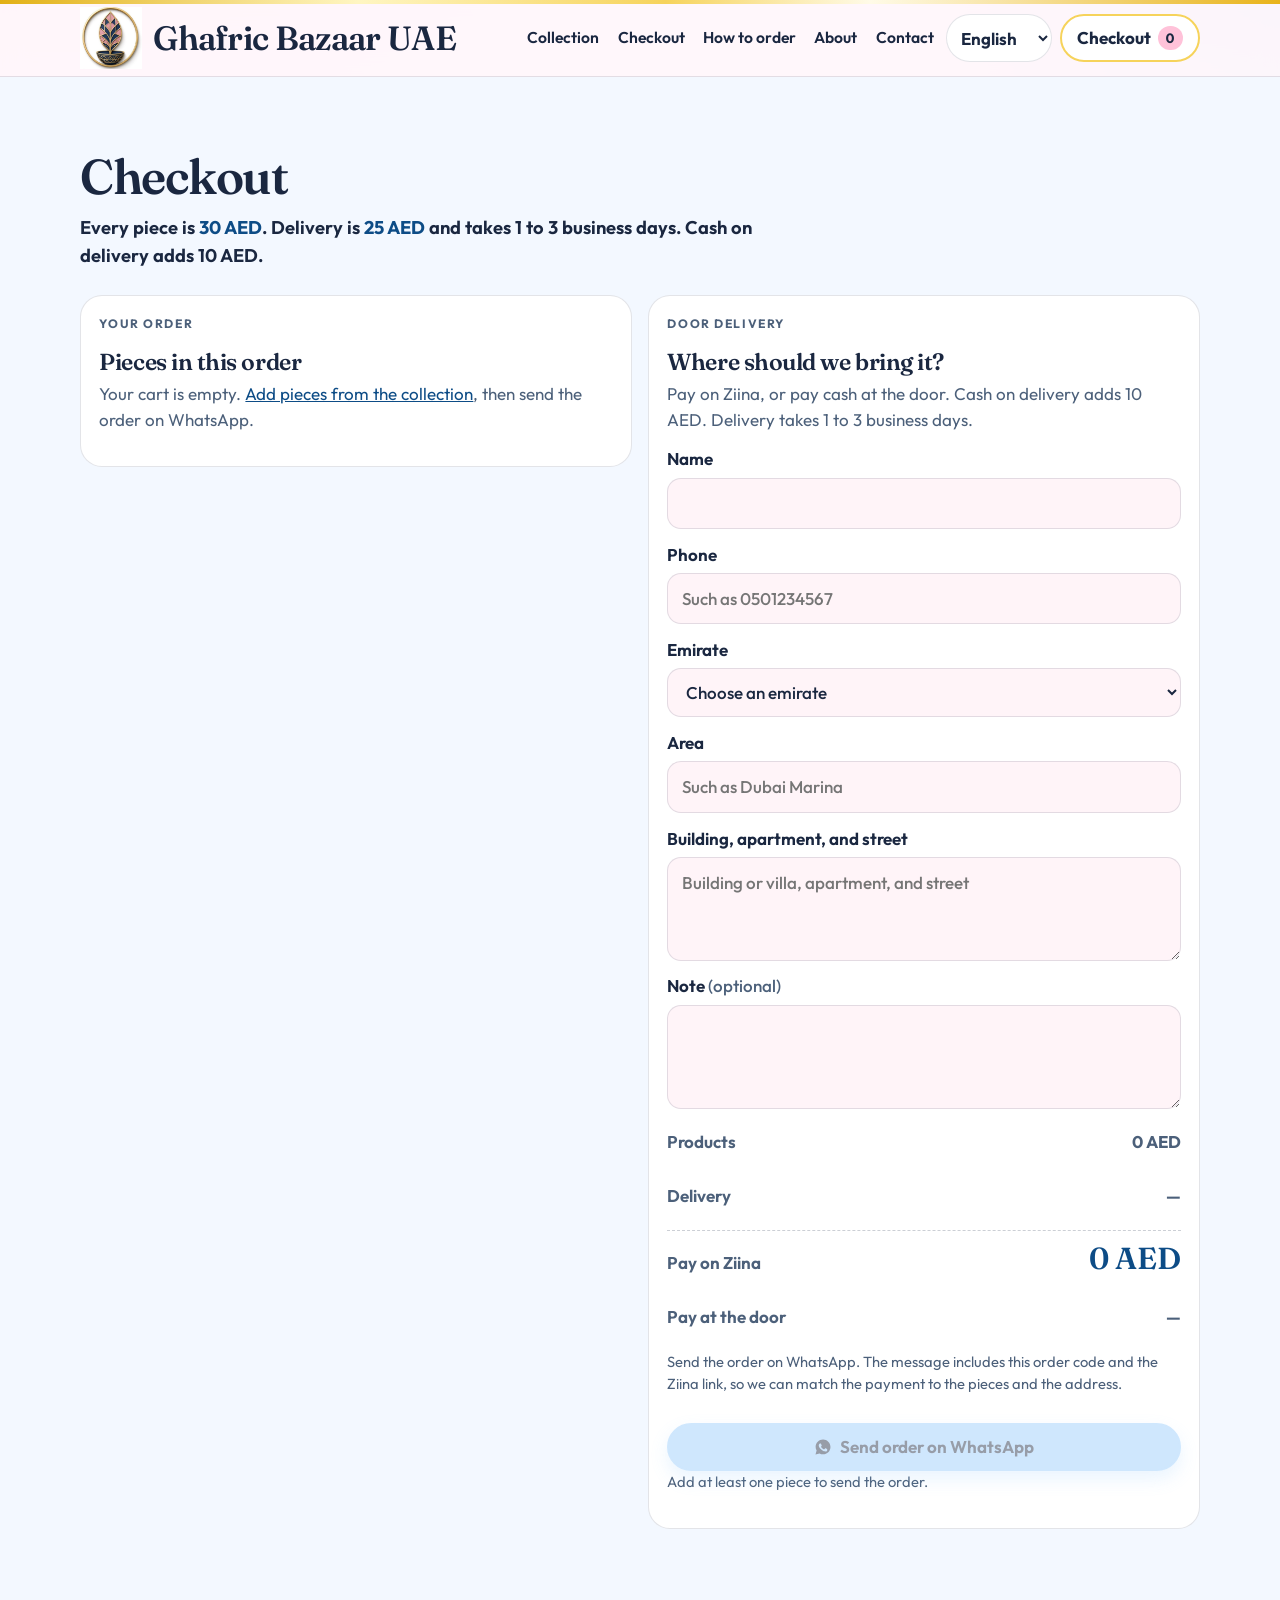
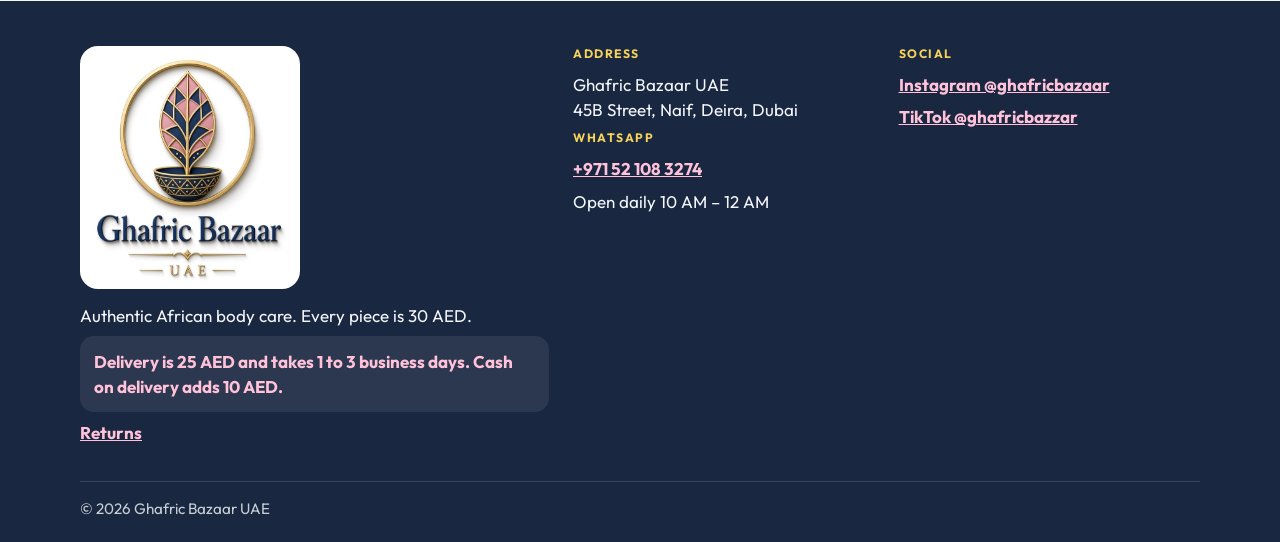
<file: checkout.html>
<!DOCTYPE html>
<html lang="en">
<head>
  <meta charset="utf-8">
  <meta name="viewport" content="width=device-width, initial-scale=1">
  <meta name="description" content="Checkout at Ghafric Bazaar UAE. Every piece is 30 AED. Delivery is 25 AED and takes 1 to 3 business days. Cash on delivery adds 10 AED.">
  <meta name="robots" content="noindex, follow">
  <meta name="theme-color" content="#ffc2d9">
  <meta name="format-detection" content="telephone=no">
  <title>Checkout | Ghafric Bazaar UAE</title>
  <meta property="og:title" content="Checkout | Ghafric Bazaar UAE">
  <meta property="og:description" content="Checkout at Ghafric Bazaar UAE. Every piece is 30 AED. Delivery is 25 AED and takes 1 to 3 business days. Cash on delivery adds 10 AED.">
  <meta property="og:type" content="website">
  <meta property="og:url" content="https://ghafricbazzar.com/checkout.html">
  <meta property="og:image" content="https://ghafricbazzar.com/images/logo-mark.png?v=6">
  <meta property="og:image:width" content="480">
  <meta property="og:image:height" content="480">
  <meta property="og:image:alt" content="Ghafric Bazaar UAE logo">
  <meta property="og:site_name" content="Ghafric Bazaar UAE">
  <meta property="og:locale" content="en_AE">
  <meta name="twitter:card" content="summary">
  <meta name="twitter:image" content="https://ghafricbazzar.com/images/logo-mark.png?v=6">
  <link rel="canonical" href="https://ghafricbazzar.com/checkout.html">
  <link rel="icon" href="images/logo-mark.png?v=6" type="image/png">
  <link rel="preconnect" href="https://fonts.googleapis.com">
  <link rel="preconnect" href="https://fonts.gstatic.com" crossorigin>
  <link href="https://fonts.googleapis.com/css2?family=Fraunces:opsz,wght@9..144,500;9..144,600;9..144,700&family=Outfit:wght@400;500;600;700&display=swap" rel="stylesheet">
  <link href="https://fonts.googleapis.com/css2?family=Noto+Naskh+Arabic:wght@500;600;700&family=Noto+Nastaliq+Urdu:wght@500;600;700&family=Noto+Sans+Arabic:wght@400;500;600;700&family=Noto+Sans+Devanagari:wght@400;500;600;700&family=Noto+Sans+Ethiopic:wght@400;500;600;700&display=swap" rel="stylesheet">
  <link rel="stylesheet" href="styles.css?v=theme45">
</head>
<body>
  <a class="skip" href="#main">Skip to content</a>

  <svg class="sprite" aria-hidden="true">
    <symbol id="i-wa" viewBox="0 0 24 24">
      <path fill="currentColor" d="M12.04 2C6.58 2 2.15 6.4 2.15 11.83c0 1.74.46 3.44 1.34 4.94L2 22l5.39-1.4a10 10 0 0 0 4.65 1.18h.01c5.46 0 9.89-4.4 9.89-9.84C21.94 6.4 17.5 2 12.04 2zm5.76 14.56c-.24.68-1.4 1.3-1.94 1.38-.5.08-1.12.11-1.8-.11-.42-.14-.95-.31-1.64-.6-2.88-1.24-4.76-4.14-4.9-4.33-.14-.2-1.16-1.54-1.16-2.94s.73-2.08 1-2.37c.24-.28.64-.41 1.02-.41.12 0 .23 0 .33.01.3.01.45.03.65.5.24.58.82 2 .89 2.15.07.14.12.32.02.5-.09.2-.14.32-.28.49-.14.16-.29.37-.42.49-.14.14-.28.29-.12.55.16.26.7 1.15 1.5 1.86 1.03.92 1.9 1.2 2.18 1.34.28.14.44.12.6-.07.16-.2.7-.81.88-1.09.19-.28.37-.23.62-.14.26.09 1.62.76 1.9.9.28.14.46.2.53.32.07.12.07.68-.17 1.36z"/>
    </symbol>
  </svg>

  <header class="site-header" id="top">
    <button class="nav-backdrop" type="button" aria-label="Close"></button>
    <div class="header__inner wrap">
      <a class="logo" href="index.html">
        <img class="logo__mark" src="images/logo-mark.png?v=6" alt="" width="62" height="62">
        <span class="logo__name">Ghafric Bazaar UAE</span>
      </a>
      <nav class="nav" id="site-nav" aria-label="Primary">
        <a href="category.html">Collection</a>
        <a href="checkout.html" aria-current="page">Checkout</a>
        <a href="index.html#order">How to order</a>
        <a href="index.html#about">About</a>
        <a href="index.html#contact">Contact</a>
      </nav>
      <button class="nav-toggle" type="button" aria-expanded="false" aria-controls="site-nav">
        <span class="nav-toggle__bars" aria-hidden="true"></span>
        <span class="nav-toggle__label">Menu</span>
      </button>
      <div class="header__actions">
        <label class="lang">
          <select class="lang__select" id="lang-select" aria-label="Language">
            <option value="en">English</option>
            <option value="ar">العربية</option>
            <option value="am">አማርኛ</option>
            <option value="hi">हिन्दी</option>
            <option value="ur">اردو</option>
            <option value="tl">Tagalog</option>
          </select>
        </label>
        <a class="cart-link" href="checkout.html" data-aria-lock>
          <span class="cart-link__label">Checkout</span>
          <span class="cart-link__count" id="cart-count">0</span>
        </a>
      </div>
    </div>
    <p class="sr-only" id="cart-live" aria-live="polite"></p>
  </header>

  <main id="main">
    <section class="section section--paper" id="checkout" aria-labelledby="checkout-title">
      <div class="wrap">
        <header class="section__head">
          <h1 id="checkout-title">Checkout</h1>
          <p class="price-line" data-i18n-html="checkout.lead">Every piece is <strong>30 AED</strong>. Delivery is <strong>25 AED</strong> and takes 1 to 3 business days. Cash on delivery adds 10 AED.</p>
          <p class="offer-line" data-offer-slot>From 7 to 14 November, spend 150 AED and delivery is free.</p>
        </header>
        <div class="checkout">
          <div class="panel">
            <p class="panel__kicker">Your order</p>
            <h3>Pieces in this order</h3>
            <p id="cart-empty" data-i18n-html="cart.empty">Your cart is empty. <a href="category.html">Add pieces from the collection</a>, then send the order on WhatsApp.</p>
            <ul class="cart-lines" id="cart-lines" hidden></ul>
            <button class="cart-clear" type="button" id="cart-clear" hidden>Clear cart</button>
          </div>
          <form class="panel" id="checkout-form">
            <p class="panel__kicker">Door delivery</p>
            <h3>Where should we bring it?</h3>
            <p>Pay on Ziina, or pay cash at the door. Cash on delivery adds 10 AED. Delivery takes 1 to 3 business days.</p>
            <label class="field">
              <span class="field__label">Name</span>
              <input name="name" type="text" autocomplete="name" required>
            </label>
            <label class="field">
              <span class="field__label">Phone</span>
              <input name="phone" type="tel" inputmode="tel" autocomplete="tel" placeholder="Such as 0501234567" required>
            </label>
            <label class="field">
              <span class="field__label">Emirate</span>
              <select name="emirate" autocomplete="address-level1" required>
                <option value="">Choose an emirate</option>
                <option value="Abu Dhabi">Abu Dhabi</option>
                <option value="Dubai">Dubai</option>
                <option value="Sharjah">Sharjah</option>
                <option value="Ajman">Ajman</option>
                <option value="Umm Al Quwain">Umm Al Quwain</option>
                <option value="Ras Al Khaimah">Ras Al Khaimah</option>
                <option value="Fujairah">Fujairah</option>
              </select>
            </label>
            <label class="field">
              <span class="field__label">Area</span>
              <input name="area" type="text" autocomplete="address-level2" placeholder="Such as Dubai Marina" required>
            </label>
            <label class="field">
              <span class="field__label">Building, apartment, and street</span>
              <textarea name="address" autocomplete="street-address" placeholder="Building or villa, apartment, and street" required></textarea>
            </label>
            <label class="field">
              <span data-i18n-html="field.note">Note <span class="field__optional">(optional)</span></span>
              <textarea name="note"></textarea>
            </label>
            <p class="estimator__line"><span>Products</span> <strong id="cart-products">0 AED</strong></p>
            <p class="estimator__line"><span>Delivery</span> <strong id="cart-delivery">—</strong></p>
            <p class="cart-offer" id="cart-offer" hidden></p>
            <p class="estimator__line estimator__line--grand" aria-live="polite"><span>Pay on Ziina</span> <strong id="cart-total">0 AED</strong></p>
            <p class="estimator__line"><span>Pay at the door</span> <strong id="cart-door">—</strong></p>
            <p class="order-code" id="order-code" hidden>
              <span id="order-code-label">Order code</span>
              <bdi id="order-code-value"></bdi>
            </p>
            <p class="hint" id="ziina-note">Send the order on WhatsApp. The message includes this order code and the Ziina link, so we can match the payment to the pieces and the address.</p>
            <textarea class="order-message" id="order-message" readonly hidden aria-label="Order message"></textarea>
            <button class="btn btn--primary btn--block" id="checkout-send" type="submit" disabled>
              <svg class="icon" aria-hidden="true"><use href="#i-wa"></use></svg>
              <span>Send order on WhatsApp</span>
            </button>
            <p class="hint" id="checkout-status" role="status">Add at least one piece to send the order.</p>
          </form>
        </div>
      </div>
    </section>
  </main>

  <footer class="footer" id="contact">
    <div class="wrap footer__grid">
      <div>
        <img class="footer__logo" src="images/logo.png?v=9" alt="Ghafric Bazaar UAE" width="220" height="253">
        <p>Authentic African body care. Every piece is 30 AED.</p>
        <p class="notice">Delivery is 25 AED and takes 1 to 3 business days. Cash on delivery adds 10 AED.</p>
        <p><a href="returns.html">Returns</a></p>
      </div>
      <div>
        <h2>Address</h2>
        <p>Ghafric Bazaar UAE<br>45B Street, Naif, Deira, Dubai</p>
        <h2>WhatsApp</h2>
        <p><a data-wa="wa.order" href="https://wa.me/971521083274?text=Hello%20Ghafric%20Bazaar%20UAE%21">+971 52 108 3274</a></p>
        <p>Open daily 10 AM – 12 AM</p>
      </div>
      <div>
        <h2>Social</h2>
        <p><a href="https://www.instagram.com/ghafricbazaar/" target="_blank" rel="noopener noreferrer">Instagram @ghafricbazaar<span class="sr-only"> (opens in a new tab)</span></a></p>
        <p><a href="https://www.tiktok.com/@ghafricbazzar" target="_blank" rel="noopener noreferrer">TikTok @ghafricbazzar<span class="sr-only"> (opens in a new tab)</span></a></p>
      </div>
    </div>
    <div class="wrap footer__base">
      <p>© 2026 Ghafric Bazaar UAE</p>
    </div>
  </footer>

  <button class="to-top" type="button" hidden aria-label="Back to top">
    <span class="to-top__arrow" aria-hidden="true"></span>
  </button>

  <script src="i18n-data.js?v=28"></script>
  <script src="i18n.js?v=12"></script>
  <script src="main.js?v=34" defer></script>
</body>
</html>
</file>
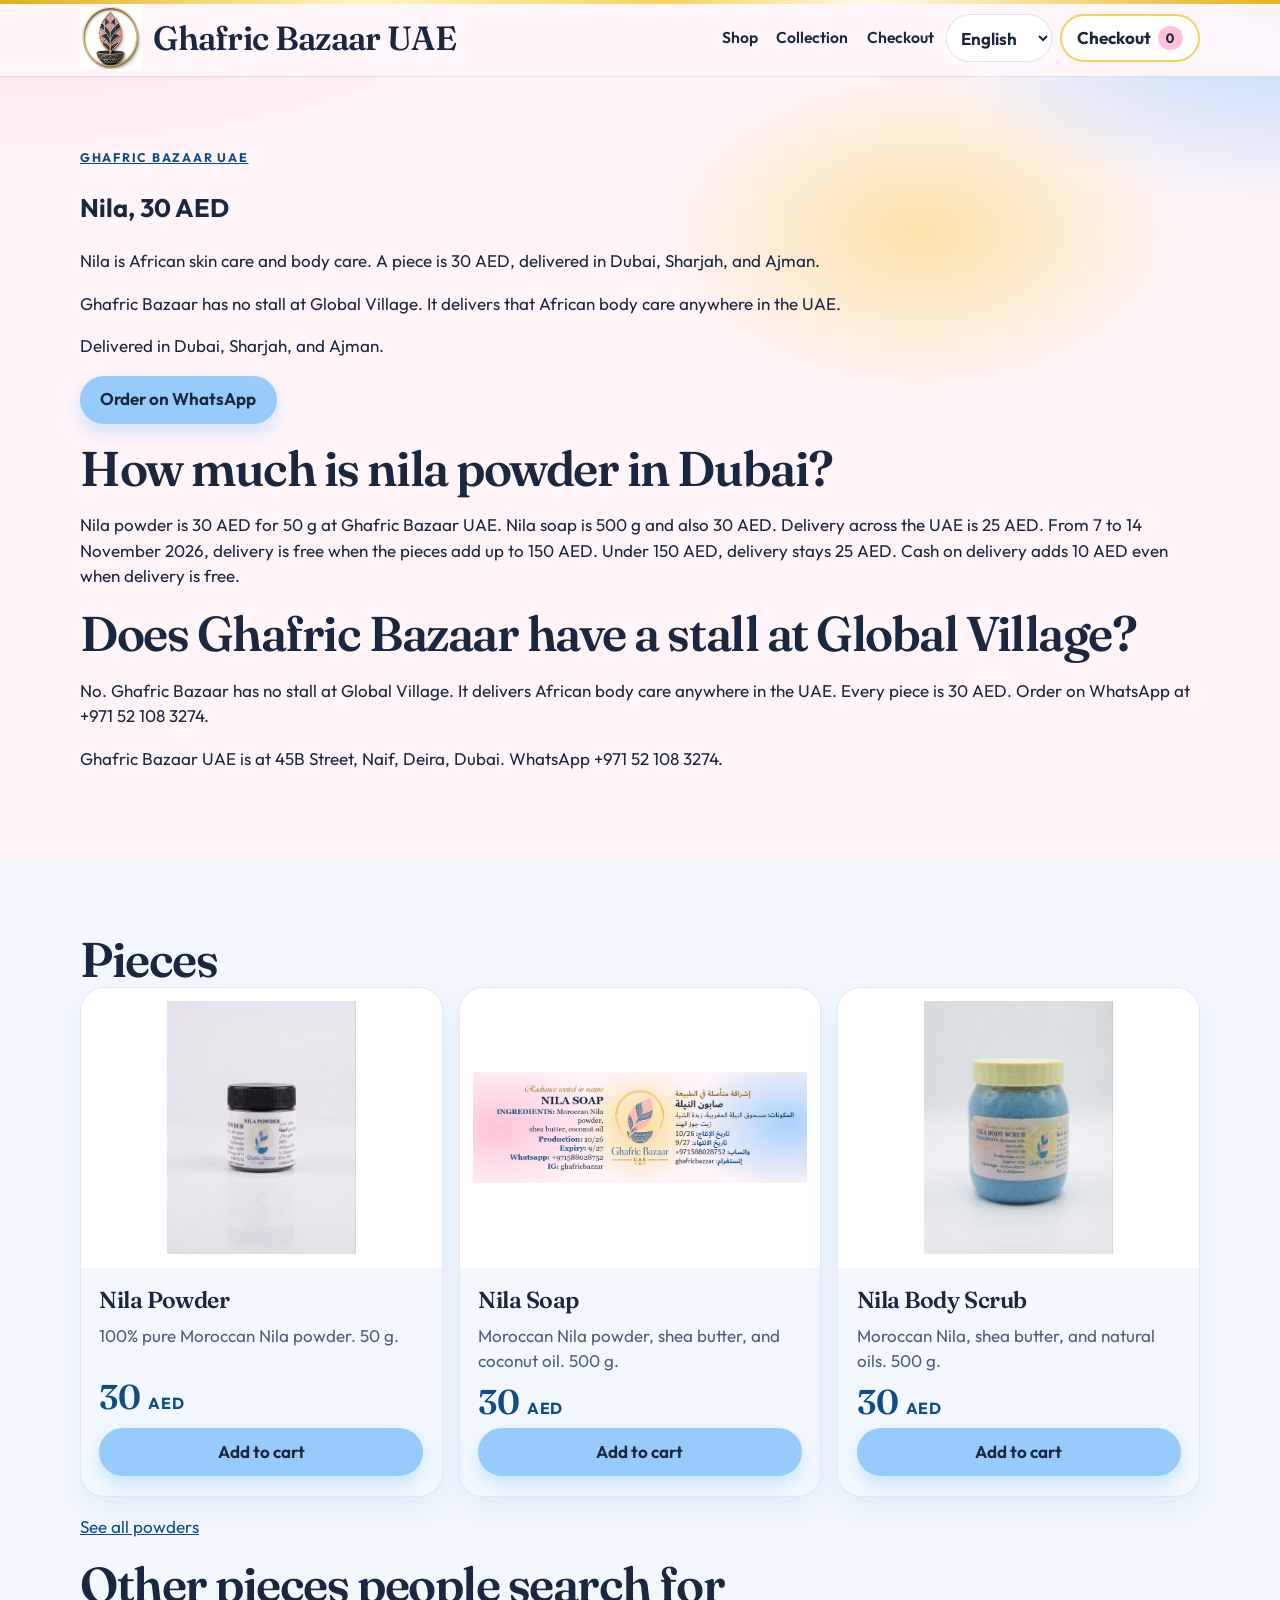
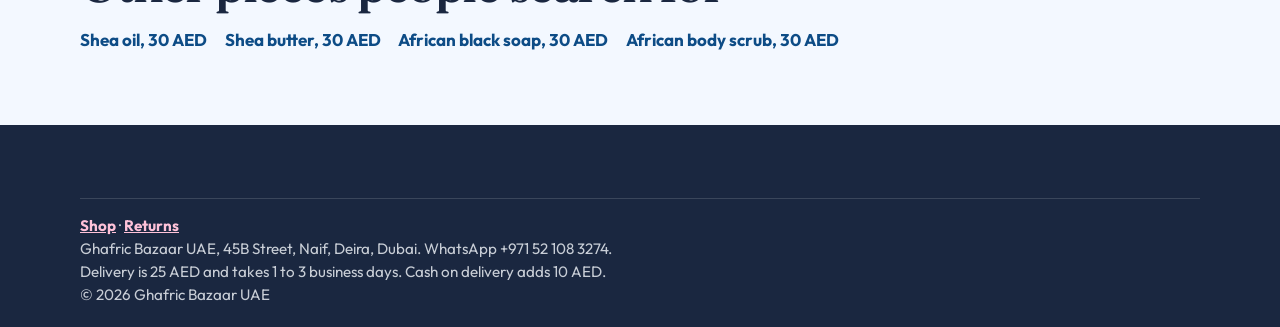
<file: nila.html>
<!DOCTYPE html>
<html lang="en">
<head>
  <meta charset="utf-8">
  <meta name="viewport" content="width=device-width, initial-scale=1">
  <meta name="description" content="Nila is African skin care and body care. A piece is 30 AED, delivered in Dubai, Sharjah, and Ajman. Ghafric Bazaar has no stall at Global Village. It delivers that African body care anywhere in the UAE.">
  <meta name="robots" content="index, follow, max-image-preview:large">
  <meta name="theme-color" content="#ffc2d9">
  <meta name="format-detection" content="telephone=no">
  <title>Nila powder and nila soap in Dubai, 30 AED | Ghafric Bazaar UAE</title>
  <meta property="og:title" content="Nila powder and nila soap in Dubai, 30 AED | Ghafric Bazaar UAE">
  <meta property="og:description" content="Nila is African skin care and body care. A piece is 30 AED, delivered in Dubai, Sharjah, and Ajman. Ghafric Bazaar has no stall at Global Village. It delivers that African body care anywhere in the UAE.">
  <meta property="og:type" content="website">
  <meta property="og:url" content="https://ghafricbazzar.com/nila.html">
  <meta property="og:image" content="https://ghafricbazzar.com/images/nila-powder.jpg">
  <meta property="og:site_name" content="Ghafric Bazaar UAE">
  <meta property="og:locale" content="en_AE">
  <meta name="twitter:card" content="summary_large_image">
  <meta name="twitter:title" content="Nila powder and nila soap in Dubai, 30 AED | Ghafric Bazaar UAE">
  <meta name="twitter:description" content="Nila is African skin care and body care. A piece is 30 AED, delivered in Dubai, Sharjah, and Ajman. Ghafric Bazaar has no stall at Global Village. It delivers that African body care anywhere in the UAE.">
  <meta name="twitter:image" content="https://ghafricbazzar.com/images/nila-powder.jpg">
  <meta name="geo.region" content="AE-DU">
  <meta name="geo.placename" content="Naif, Deira, Dubai">
  <meta name="geo.position" content="25.2734569;55.3153515">
  <meta name="ICBM" content="25.2734569, 55.3153515">
  <link rel="canonical" href="https://ghafricbazzar.com/nila.html">
  <link rel="icon" href="images/logo-mark.png?v=6" type="image/png">
  <link rel="preconnect" href="https://fonts.googleapis.com">
  <link rel="preconnect" href="https://fonts.gstatic.com" crossorigin>
  <link href="https://fonts.googleapis.com/css2?family=Fraunces:opsz,wght@9..144,500;9..144,600;9..144,700&family=Outfit:wght@400;500;600;700&family=Noto+Naskh+Arabic:wght@500;600;700&family=Noto+Nastaliq+Urdu:wght@500;600;700&family=Noto+Sans+Arabic:wght@400;500;600;700&family=Noto+Sans+Devanagari:wght@400;500;600;700&family=Noto+Sans+Ethiopic:wght@400;500;600;700&display=swap" rel="stylesheet">
  <link rel="stylesheet" href="styles.css?v=theme46">
  <script type="application/ld+json">
  {
    "@context": "https://schema.org",
    "@type": "BreadcrumbList",
    "itemListElement": [
      { "@type": "ListItem", "position": 1, "name": "Home", "item": "https://ghafricbazzar.com/" },
      { "@type": "ListItem", "position": 2, "name": "Nila, 30 AED", "item": "https://ghafricbazzar.com/nila.html" }
    ]
  }
  </script>
  <script type="application/ld+json">
  {
    "@context": "https://schema.org",
    "@type": "FAQPage",
    "mainEntity": [
      {
        "@type": "Question",
        "name": "How much is nila powder in Dubai?",
        "acceptedAnswer": { "@type": "Answer", "text": "Nila powder is 30 AED for 50 g at Ghafric Bazaar UAE. Nila soap is 500 g and also 30 AED. Delivery across the UAE is 25 AED. From 7 to 14 November 2026, delivery is free when the pieces add up to 150 AED. Under 150 AED, delivery stays 25 AED. Cash on delivery adds 10 AED even when delivery is free." }
      },
      {
        "@type": "Question",
        "name": "Where is Ghafric Bazaar?",
        "acceptedAnswer": { "@type": "Answer", "text": "Ghafric Bazaar UAE is at 45B Street, Naif, Deira, Dubai. It delivers African body care anywhere in the UAE. Every piece is 30 AED. Order on WhatsApp at +971 52 108 3274." }
      },
      {
        "@type": "Question",
        "name": "Does Ghafric Bazaar have a stall at Global Village?",
        "acceptedAnswer": { "@type": "Answer", "text": "No. Ghafric Bazaar has no stall at Global Village. It delivers African body care anywhere in the UAE. Every piece is 30 AED. Order on WhatsApp at +971 52 108 3274." }
      }
    ]
  }
  </script>
  <script type="application/ld+json">
  {
    "@context": "https://schema.org",
    "@type": "ItemList",
    "name": "Nila, 30 AED",
    "numberOfItems": 3,
    "itemListElement": [
    {
      "@type": "ListItem",
      "position": 1,
      "item": {
        "@type": "Product",
        "name": "Nila Powder",
        "description": "100% pure Moroccan Nila powder. 50 g.",
        "image": "https://ghafricbazzar.com/images/nila-powder.jpg",
        "offers": {
          "@type": "Offer",
          "price": "30",
          "priceCurrency": "AED",
          "availability": "https://schema.org/InStock",
          "url": "https://ghafricbazzar.com/nila.html"
        }
      }
    },
    {
      "@type": "ListItem",
      "position": 2,
      "item": {
        "@type": "Product",
        "name": "Nila Soap",
        "description": "Moroccan Nila powder, shea butter, and coconut oil. 500 g.",
        "image": "https://ghafricbazzar.com/images/nila-soap.png",
        "offers": {
          "@type": "Offer",
          "price": "30",
          "priceCurrency": "AED",
          "availability": "https://schema.org/InStock",
          "url": "https://ghafricbazzar.com/nila.html"
        }
      }
    },
    {
      "@type": "ListItem",
      "position": 3,
      "item": {
        "@type": "Product",
        "name": "Nila Body Scrub",
        "description": "Moroccan Nila, shea butter, and natural oils. 500 g.",
        "image": "https://ghafricbazzar.com/images/nila-body-scrub.jpg",
        "offers": {
          "@type": "Offer",
          "price": "30",
          "priceCurrency": "AED",
          "availability": "https://schema.org/InStock",
          "url": "https://ghafricbazzar.com/nila.html"
        }
      }
    }
    ]
  }
  </script>
  <script type="application/ld+json">
  {
    "@context": "https://schema.org",
    "@type": "OnlineStore",
    "@id": "https://ghafricbazzar.com/#shop",
    "name": "Ghafric Bazaar UAE",
    "url": "https://ghafricbazzar.com/",
    "telephone": "+971521083274",
    "email": "hello@ghafricbazzar.com",
    "address": {
      "@type": "PostalAddress",
      "streetAddress": "45B Street",
      "addressLocality": "Naif",
      "addressRegion": "Dubai",
      "addressCountry": "AE"
    },
    "geo": {
      "@type": "GeoCoordinates",
      "latitude": 25.2734569,
      "longitude": 55.3153515
    }
  }
  </script>
</head>
<body>
  <a class="skip" href="#main">Skip to content</a>
  <header class="site-header" id="top">
    <button class="nav-backdrop" type="button" aria-label="Close"></button>
    <div class="header__inner wrap">
      <a class="logo" href="index.html">
        <img class="logo__mark" src="images/logo-mark.png?v=6" alt="" width="62" height="62">
        <span class="logo__name">Ghafric Bazaar UAE</span>
      </a>
      <nav class="nav" id="site-nav" aria-label="Primary">
        <a href="index.html">Shop</a>
        <a href="category.html">Collection</a>
        <a href="checkout.html">Checkout</a>
      </nav>
      <button class="nav-toggle" type="button" aria-expanded="false" aria-controls="site-nav">
        <span class="nav-toggle__bars" aria-hidden="true"></span>
        <span class="nav-toggle__label">Menu</span>
      </button>
      <div class="header__actions">
        <label class="lang">
          <select class="lang__select" id="lang-select" aria-label="Language">
            <option value="en">English</option>
            <option value="ar">العربية</option>
            <option value="am">አማርኛ</option>
            <option value="hi">हिन्दी</option>
            <option value="ur">اردو</option>
            <option value="tl">Tagalog</option>
          </select>
        </label>
        <a class="cart-link" href="checkout.html" data-aria-lock>
          <span class="cart-link__label">Checkout</span>
          <span class="cart-link__count" id="cart-count">0</span>
        </a>
      </div>
    </div>
    <p class="sr-only" id="cart-live" aria-live="polite"></p>
  </header>
  <main id="main">
    <p class="offer-band" data-offer-slot>From 7 to 14 November, spend 150 AED and delivery is free.</p>
    <section class="section">
      <div class="wrap">
        <p class="eyebrow"><a href="index.html">Ghafric Bazaar UAE</a></p>
        <h1>Nila, 30 AED</h1>
        <p>Nila is African skin care and body care. A piece is 30 AED, delivered in Dubai, Sharjah, and Ajman.</p>
        <p>Ghafric Bazaar has no stall at Global Village. It delivers that African body care anywhere in the UAE.</p>
        <p>Delivered in Dubai, Sharjah, and Ajman.</p>
        <p><a class="btn btn--primary" href="https://wa.me/971521083274?text=Hello%20Ghafric%20Bazaar%20UAE!%20I%20want%20nila.">Order on WhatsApp</a></p>
        <h2>How much is nila powder in Dubai?</h2>
        <p>Nila powder is 30 AED for 50 g at Ghafric Bazaar UAE. Nila soap is 500 g and also 30 AED. Delivery across the UAE is 25 AED. From 7 to 14 November 2026, delivery is free when the pieces add up to 150 AED. Under 150 AED, delivery stays 25 AED. Cash on delivery adds 10 AED even when delivery is free.</p>
        <h2>Does Ghafric Bazaar have a stall at Global Village?</h2>
        <p>No. Ghafric Bazaar has no stall at Global Village. It delivers African body care anywhere in the UAE. Every piece is 30 AED. Order on WhatsApp at +971 52 108 3274.</p>
        <p>Ghafric Bazaar UAE is at 45B Street, Naif, Deira, Dubai. WhatsApp +971 52 108 3274.</p>
      </div>
    </section>
    <section class="section section--paper">
      <div class="wrap">
        <h2>Pieces</h2>
        <div class="cards">
          <article class="card card--photo">
            <div class="card__art">
              <img src="images/nila-powder.jpg" alt="Nila Powder" width="800" height="800">
            </div>
            <div class="card__body">
              <h3>Nila Powder</h3>
              <p class="card__label">100% pure Moroccan Nila powder. 50 g.</p>
              <p class="card__price">30 <span>AED</span></p>
              <button type="button" class="btn btn--primary btn--block add-to-cart">Add to cart</button>
            </div>
          </article>
          <article class="card card--photo">
            <div class="card__art">
              <img src="images/nila-soap.png" alt="Nila Soap" width="800" height="800">
            </div>
            <div class="card__body">
              <h3>Nila Soap</h3>
              <p class="card__label">Moroccan Nila powder, shea butter, and coconut oil. 500 g.</p>
              <p class="card__price">30 <span>AED</span></p>
              <button type="button" class="btn btn--primary btn--block add-to-cart">Add to cart</button>
            </div>
          </article>
          <article class="card card--photo">
            <div class="card__art">
              <img src="images/nila-body-scrub.jpg" alt="Nila Body Scrub" width="800" height="800">
            </div>
            <div class="card__body">
              <h3>Nila Body Scrub</h3>
              <p class="card__label">Moroccan Nila, shea butter, and natural oils. 500 g.</p>
              <p class="card__price">30 <span>AED</span></p>
              <button type="button" class="btn btn--primary btn--block add-to-cart">Add to cart</button>
            </div>
          </article>
        </div>
        <p><a href="category.html?c=powders">See all powders</a></p>
        <h2>Other pieces people search for</h2>
        <ul class="piece-nav">
          <li><a href="shea-oil.html">Shea oil, 30 AED</a></li>
          <li><a href="shea-butter.html">Shea butter, 30 AED</a></li>
          <li><a href="african-black-soap.html">African black soap, 30 AED</a></li>
          <li><a href="body-scrub.html">African body scrub, 30 AED</a></li>
        </ul>
      </div>
    </section>
  </main>
  <footer class="footer" id="contact">
    <div class="wrap footer__base">
      <p><a href="index.html">Shop</a> · <a href="returns.html">Returns</a></p>
      <p>Ghafric Bazaar UAE, 45B Street, Naif, Deira, Dubai. WhatsApp +971 52 108 3274.</p>
      <p>Delivery is 25 AED and takes 1 to 3 business days. Cash on delivery adds 10 AED.</p>
      <p>© 2026 Ghafric Bazaar UAE</p>
    </div>
  </footer>
  <script src="i18n-data.js?v=29"></script>
  <script src="i18n.js?v=12"></script>
  <script src="main.js?v=34" defer></script>
</body>
</html>
</file>
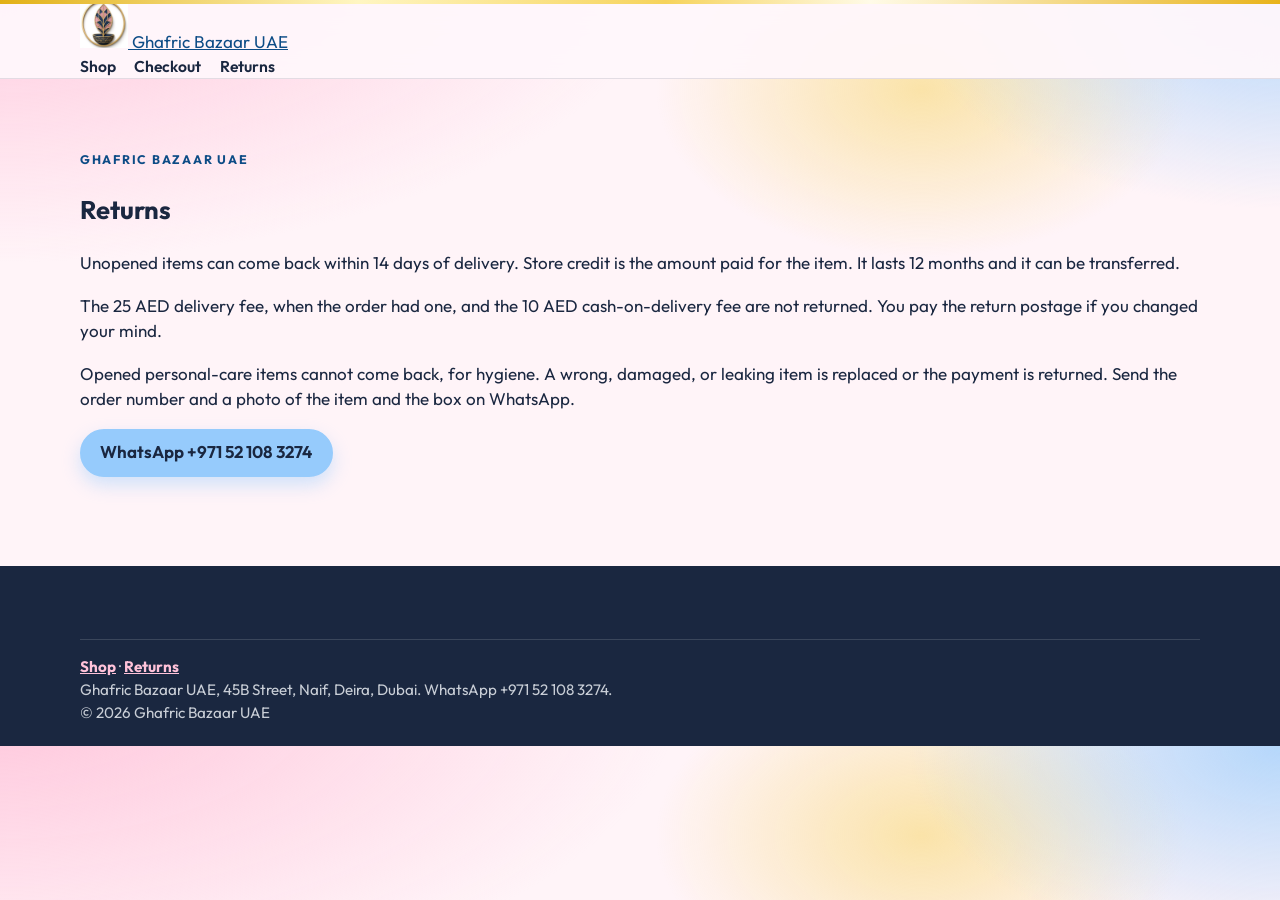
<file: returns.html>
<!DOCTYPE html>
<html lang="en">
<head>
  <meta charset="utf-8">
  <meta name="viewport" content="width=device-width, initial-scale=1">
  <meta name="description" content="Ghafric Bazaar UAE returns. Unopened items can come back within 14 days for store credit. Delivery and cash-on-delivery fees are not returned.">
  <meta name="robots" content="index, follow">
  <meta name="geo.region" content="AE-DU">
  <meta name="geo.placename" content="Naif, Deira, Dubai">
  <meta name="geo.position" content="25.2734569;55.3153515">
  <meta name="ICBM" content="25.2734569, 55.3153515">
  <meta name="theme-color" content="#ffc2d9">
  <meta name="format-detection" content="telephone=no">
  <title>Returns | Ghafric Bazaar UAE</title>
  <meta property="og:title" content="Returns | Ghafric Bazaar UAE">
  <meta property="og:description" content="Ghafric Bazaar UAE returns. Unopened items can come back within 14 days for store credit. Delivery and cash-on-delivery fees are not returned.">
  <meta property="og:type" content="website">
  <meta property="og:url" content="https://ghafricbazzar.com/returns.html">
  <meta property="og:image" content="https://ghafricbazzar.com/images/logo-mark.png?v=6">
  <meta property="og:site_name" content="Ghafric Bazaar UAE">
  <meta property="og:locale" content="en_AE">
  <meta name="twitter:card" content="summary">
  <meta name="twitter:title" content="Returns | Ghafric Bazaar UAE">
  <meta name="twitter:description" content="Ghafric Bazaar UAE returns. Unopened items can come back within 14 days for store credit. Delivery and cash-on-delivery fees are not returned.">
  <meta name="twitter:image" content="https://ghafricbazzar.com/images/logo-mark.png?v=6">
  <link rel="canonical" href="https://ghafricbazzar.com/returns.html">
  <link rel="icon" href="images/logo-mark.png?v=6" type="image/png">
  <link rel="preconnect" href="https://fonts.googleapis.com">
  <link rel="preconnect" href="https://fonts.gstatic.com" crossorigin>
  <link href="https://fonts.googleapis.com/css2?family=Fraunces:opsz,wght@9..144,500;9..144,600;9..144,700&family=Outfit:wght@400;500;600;700&display=swap" rel="stylesheet">
  <link rel="stylesheet" href="styles.css?v=theme45">
  <script type="application/ld+json">
  {
    "@context": "https://schema.org",
    "@type": "FAQPage",
    "mainEntity": [
      {
        "@type": "Question",
        "name": "Can I return an item from Ghafric Bazaar?",
        "acceptedAnswer": {
          "@type": "Answer",
          "text": "Unopened items can come back within 14 days of delivery. Store credit is the amount paid for the item. It lasts 12 months and it can be transferred."
        }
      },
      {
        "@type": "Question",
        "name": "Which fees are not returned?",
        "acceptedAnswer": {
          "@type": "Answer",
          "text": "The 25 AED delivery fee, when the order had one, and the 10 AED cash-on-delivery fee are not returned. You pay the return postage if you changed your mind."
        }
      },
      {
        "@type": "Question",
        "name": "What if the item is opened, wrong, or damaged?",
        "acceptedAnswer": {
          "@type": "Answer",
          "text": "Opened personal-care items cannot come back, for hygiene. A wrong, damaged, or leaking item is replaced or the payment is returned. Send the order number and a photo of the item and the box on WhatsApp at +971 52 108 3274."
        }
      }
    ]
  }
  </script>
  <script type="application/ld+json">
  {
    "@context": "https://schema.org",
    "@type": "OnlineStore",
    "@id": "https://ghafricbazzar.com/#shop",
    "name": "Ghafric Bazaar UAE",
    "url": "https://ghafricbazzar.com/",
    "telephone": "+971521083274",
    "email": "hello@ghafricbazzar.com",
    "address": {
      "@type": "PostalAddress",
      "streetAddress": "45B Street",
      "addressLocality": "Naif",
      "addressRegion": "Dubai",
      "addressCountry": "AE"
    },
    "geo": {
      "@type": "GeoCoordinates",
      "latitude": 25.2734569,
      "longitude": 55.3153515
    }
  }
  </script>
</head>
<body>
  <a class="skip" href="#main">Skip to content</a>
  <header class="site-header" id="top">
    <div class="wrap header__bar">
      <a class="brand" href="index.html">
        <img src="images/logo-mark.png?v=6" alt="" width="48" height="48">
        <span>Ghafric Bazaar UAE</span>
      </a>
      <nav class="nav" aria-label="Pages">
        <a href="index.html">Shop</a>
        <a href="checkout.html">Checkout</a>
        <a href="returns.html" aria-current="page">Returns</a>
      </nav>
    </div>
  </header>
  <main id="main">
    <section class="section">
      <div class="wrap">
        <p class="eyebrow">Ghafric Bazaar UAE</p>
        <h1>Returns</h1>
        <p>Unopened items can come back within 14 days of delivery. Store credit is the amount paid for the item. It lasts 12 months and it can be transferred.</p>
        <p>The 25 AED delivery fee, when the order had one, and the 10 AED cash-on-delivery fee are not returned. You pay the return postage if you changed your mind.</p>
        <p>Opened personal-care items cannot come back, for hygiene. A wrong, damaged, or leaking item is replaced or the payment is returned. Send the order number and a photo of the item and the box on WhatsApp.</p>
        <p><a class="btn btn--primary" href="https://wa.me/971521083274?text=Hello%20Ghafric%20Bazaar%20UAE%2C%20I%20need%20help%20with%20a%20return.">WhatsApp +971 52 108 3274</a></p>
      </div>
    </section>
  </main>
  <footer class="footer">
    <div class="wrap footer__base">
      <p><a href="index.html">Shop</a> · <a href="returns.html">Returns</a></p>
      <p>Ghafric Bazaar UAE, 45B Street, Naif, Deira, Dubai. WhatsApp +971 52 108 3274.</p>
      <p>© 2026 Ghafric Bazaar UAE</p>
    </div>
  </footer>
</body>
</html>
</file>
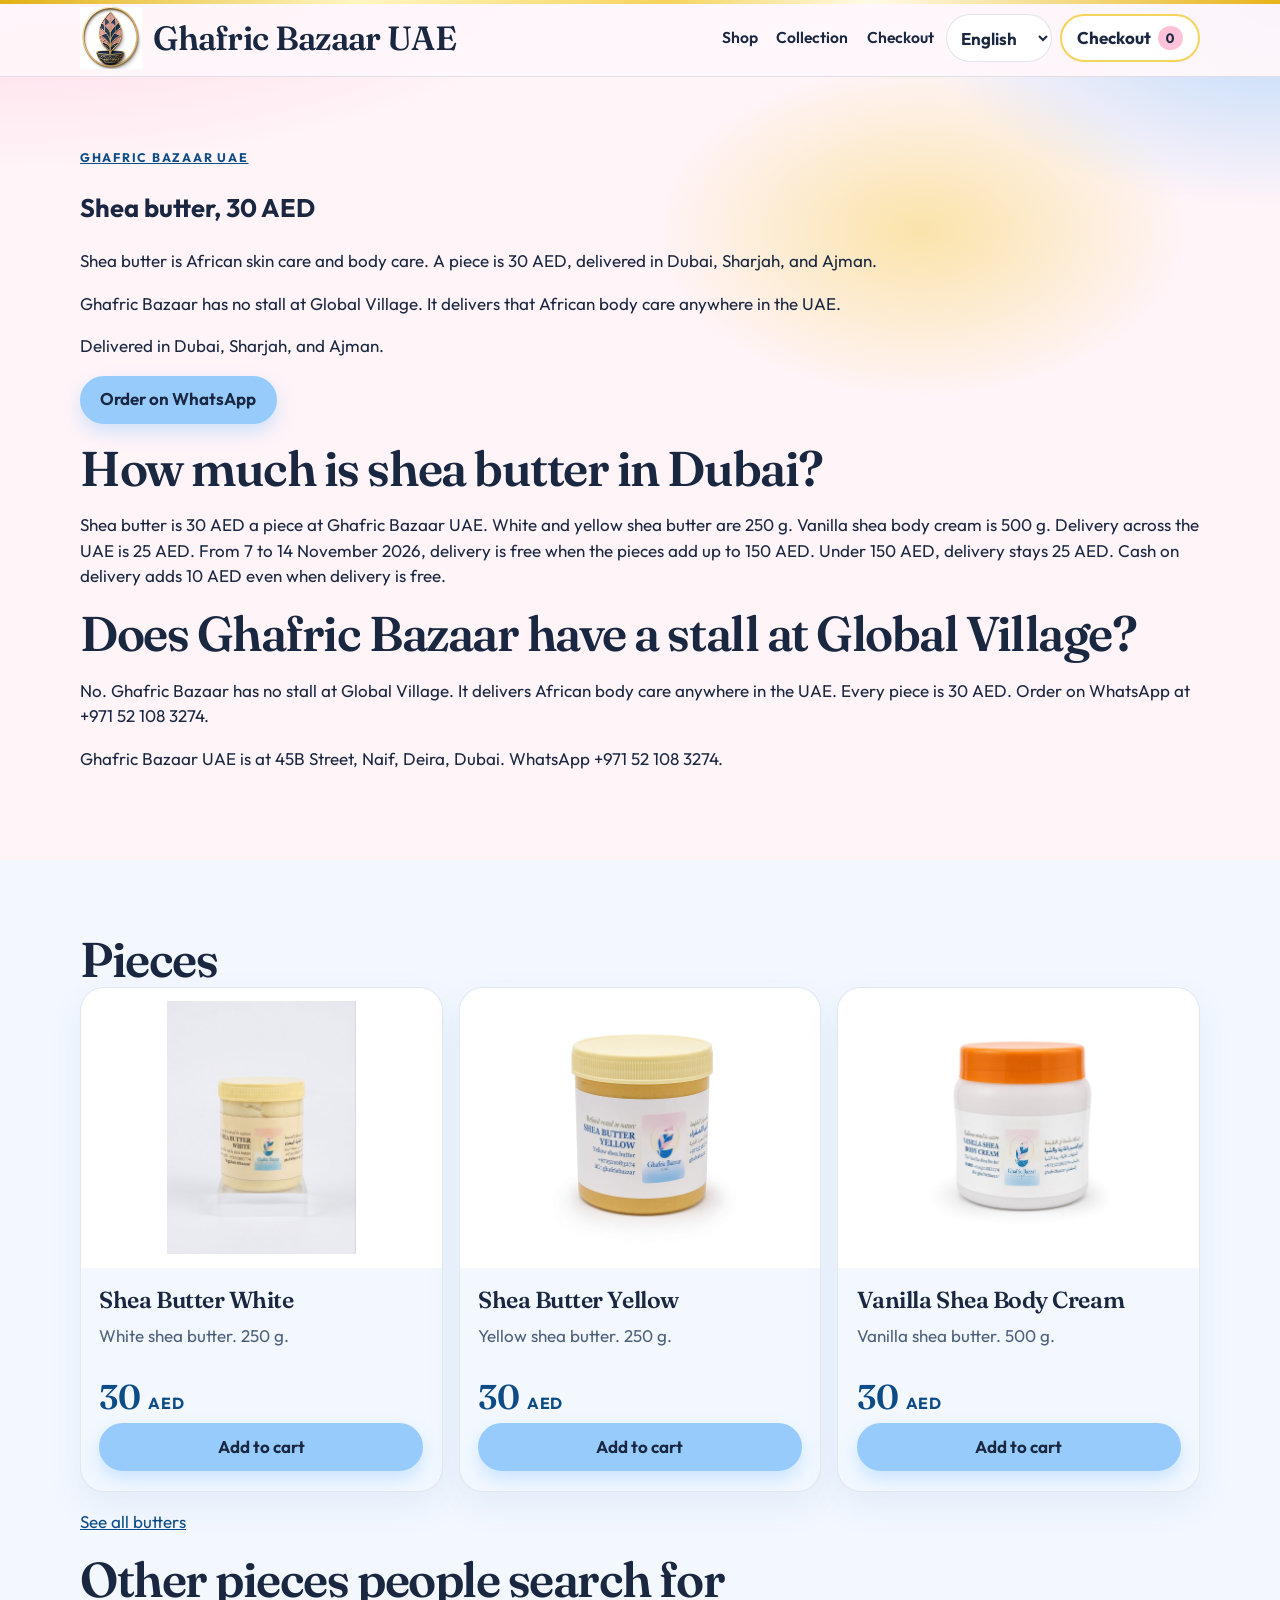
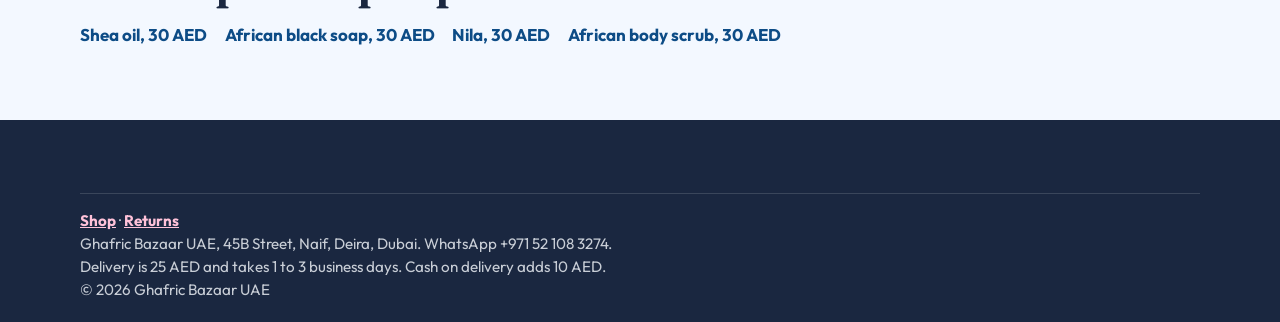
<file: shea-butter.html>
<!DOCTYPE html>
<html lang="en">
<head>
  <meta charset="utf-8">
  <meta name="viewport" content="width=device-width, initial-scale=1">
  <meta name="description" content="Shea butter is African skin care and body care. A piece is 30 AED, delivered in Dubai, Sharjah, and Ajman. Ghafric Bazaar has no stall at Global Village. It delivers that African body care anywhere in the UAE.">
  <meta name="robots" content="index, follow, max-image-preview:large">
  <meta name="theme-color" content="#ffc2d9">
  <meta name="format-detection" content="telephone=no">
  <title>Shea butter in Dubai, 30 AED | Ghafric Bazaar UAE</title>
  <meta property="og:title" content="Shea butter in Dubai, 30 AED | Ghafric Bazaar UAE">
  <meta property="og:description" content="Shea butter is African skin care and body care. A piece is 30 AED, delivered in Dubai, Sharjah, and Ajman. Ghafric Bazaar has no stall at Global Village. It delivers that African body care anywhere in the UAE.">
  <meta property="og:type" content="website">
  <meta property="og:url" content="https://ghafricbazzar.com/shea-butter.html">
  <meta property="og:image" content="https://ghafricbazzar.com/images/shea-butter-white.jpg">
  <meta property="og:site_name" content="Ghafric Bazaar UAE">
  <meta property="og:locale" content="en_AE">
  <meta name="twitter:card" content="summary_large_image">
  <meta name="twitter:title" content="Shea butter in Dubai, 30 AED | Ghafric Bazaar UAE">
  <meta name="twitter:description" content="Shea butter is African skin care and body care. A piece is 30 AED, delivered in Dubai, Sharjah, and Ajman. Ghafric Bazaar has no stall at Global Village. It delivers that African body care anywhere in the UAE.">
  <meta name="twitter:image" content="https://ghafricbazzar.com/images/shea-butter-white.jpg">
  <meta name="geo.region" content="AE-DU">
  <meta name="geo.placename" content="Naif, Deira, Dubai">
  <meta name="geo.position" content="25.2734569;55.3153515">
  <meta name="ICBM" content="25.2734569, 55.3153515">
  <link rel="canonical" href="https://ghafricbazzar.com/shea-butter.html">
  <link rel="icon" href="images/logo-mark.png?v=6" type="image/png">
  <link rel="preconnect" href="https://fonts.googleapis.com">
  <link rel="preconnect" href="https://fonts.gstatic.com" crossorigin>
  <link href="https://fonts.googleapis.com/css2?family=Fraunces:opsz,wght@9..144,500;9..144,600;9..144,700&family=Outfit:wght@400;500;600;700&family=Noto+Naskh+Arabic:wght@500;600;700&family=Noto+Nastaliq+Urdu:wght@500;600;700&family=Noto+Sans+Arabic:wght@400;500;600;700&family=Noto+Sans+Devanagari:wght@400;500;600;700&family=Noto+Sans+Ethiopic:wght@400;500;600;700&display=swap" rel="stylesheet">
  <link rel="stylesheet" href="styles.css?v=theme46">
  <script type="application/ld+json">
  {
    "@context": "https://schema.org",
    "@type": "BreadcrumbList",
    "itemListElement": [
      { "@type": "ListItem", "position": 1, "name": "Home", "item": "https://ghafricbazzar.com/" },
      { "@type": "ListItem", "position": 2, "name": "Shea butter, 30 AED", "item": "https://ghafricbazzar.com/shea-butter.html" }
    ]
  }
  </script>
  <script type="application/ld+json">
  {
    "@context": "https://schema.org",
    "@type": "FAQPage",
    "mainEntity": [
      {
        "@type": "Question",
        "name": "How much is shea butter in Dubai?",
        "acceptedAnswer": { "@type": "Answer", "text": "Shea butter is 30 AED a piece at Ghafric Bazaar UAE. White and yellow shea butter are 250 g. Vanilla shea body cream is 500 g. Delivery across the UAE is 25 AED. From 7 to 14 November 2026, delivery is free when the pieces add up to 150 AED. Under 150 AED, delivery stays 25 AED. Cash on delivery adds 10 AED even when delivery is free." }
      },
      {
        "@type": "Question",
        "name": "Where is Ghafric Bazaar?",
        "acceptedAnswer": { "@type": "Answer", "text": "Ghafric Bazaar UAE is at 45B Street, Naif, Deira, Dubai. It delivers African body care anywhere in the UAE. Every piece is 30 AED. Order on WhatsApp at +971 52 108 3274." }
      },
      {
        "@type": "Question",
        "name": "Does Ghafric Bazaar have a stall at Global Village?",
        "acceptedAnswer": { "@type": "Answer", "text": "No. Ghafric Bazaar has no stall at Global Village. It delivers African body care anywhere in the UAE. Every piece is 30 AED. Order on WhatsApp at +971 52 108 3274." }
      }
    ]
  }
  </script>
  <script type="application/ld+json">
  {
    "@context": "https://schema.org",
    "@type": "ItemList",
    "name": "Shea butter, 30 AED",
    "numberOfItems": 3,
    "itemListElement": [
    {
      "@type": "ListItem",
      "position": 1,
      "item": {
        "@type": "Product",
        "name": "Shea Butter White",
        "description": "White shea butter. 250 g.",
        "image": "https://ghafricbazzar.com/images/shea-butter-white.jpg",
        "offers": {
          "@type": "Offer",
          "price": "30",
          "priceCurrency": "AED",
          "availability": "https://schema.org/InStock",
          "url": "https://ghafricbazzar.com/shea-butter.html"
        }
      }
    },
    {
      "@type": "ListItem",
      "position": 2,
      "item": {
        "@type": "Product",
        "name": "Shea Butter Yellow",
        "description": "Yellow shea butter. 250 g.",
        "image": "https://ghafricbazzar.com/images/shea-butter-yellow.jpg",
        "offers": {
          "@type": "Offer",
          "price": "30",
          "priceCurrency": "AED",
          "availability": "https://schema.org/InStock",
          "url": "https://ghafricbazzar.com/shea-butter.html"
        }
      }
    },
    {
      "@type": "ListItem",
      "position": 3,
      "item": {
        "@type": "Product",
        "name": "Vanilla Shea Body Cream",
        "description": "Vanilla shea butter. 500 g.",
        "image": "https://ghafricbazzar.com/images/vanilla-shea-body-cream.jpg",
        "offers": {
          "@type": "Offer",
          "price": "30",
          "priceCurrency": "AED",
          "availability": "https://schema.org/InStock",
          "url": "https://ghafricbazzar.com/shea-butter.html"
        }
      }
    }
    ]
  }
  </script>
  <script type="application/ld+json">
  {
    "@context": "https://schema.org",
    "@type": "OnlineStore",
    "@id": "https://ghafricbazzar.com/#shop",
    "name": "Ghafric Bazaar UAE",
    "url": "https://ghafricbazzar.com/",
    "telephone": "+971521083274",
    "email": "hello@ghafricbazzar.com",
    "address": {
      "@type": "PostalAddress",
      "streetAddress": "45B Street",
      "addressLocality": "Naif",
      "addressRegion": "Dubai",
      "addressCountry": "AE"
    },
    "geo": {
      "@type": "GeoCoordinates",
      "latitude": 25.2734569,
      "longitude": 55.3153515
    }
  }
  </script>
</head>
<body>
  <a class="skip" href="#main">Skip to content</a>
  <header class="site-header" id="top">
    <button class="nav-backdrop" type="button" aria-label="Close"></button>
    <div class="header__inner wrap">
      <a class="logo" href="index.html">
        <img class="logo__mark" src="images/logo-mark.png?v=6" alt="" width="62" height="62">
        <span class="logo__name">Ghafric Bazaar UAE</span>
      </a>
      <nav class="nav" id="site-nav" aria-label="Primary">
        <a href="index.html">Shop</a>
        <a href="category.html">Collection</a>
        <a href="checkout.html">Checkout</a>
      </nav>
      <button class="nav-toggle" type="button" aria-expanded="false" aria-controls="site-nav">
        <span class="nav-toggle__bars" aria-hidden="true"></span>
        <span class="nav-toggle__label">Menu</span>
      </button>
      <div class="header__actions">
        <label class="lang">
          <select class="lang__select" id="lang-select" aria-label="Language">
            <option value="en">English</option>
            <option value="ar">العربية</option>
            <option value="am">አማርኛ</option>
            <option value="hi">हिन्दी</option>
            <option value="ur">اردو</option>
            <option value="tl">Tagalog</option>
          </select>
        </label>
        <a class="cart-link" href="checkout.html" data-aria-lock>
          <span class="cart-link__label">Checkout</span>
          <span class="cart-link__count" id="cart-count">0</span>
        </a>
      </div>
    </div>
    <p class="sr-only" id="cart-live" aria-live="polite"></p>
  </header>
  <main id="main">
    <p class="offer-band" data-offer-slot>From 7 to 14 November, spend 150 AED and delivery is free.</p>
    <section class="section">
      <div class="wrap">
        <p class="eyebrow"><a href="index.html">Ghafric Bazaar UAE</a></p>
        <h1>Shea butter, 30 AED</h1>
        <p>Shea butter is African skin care and body care. A piece is 30 AED, delivered in Dubai, Sharjah, and Ajman.</p>
        <p>Ghafric Bazaar has no stall at Global Village. It delivers that African body care anywhere in the UAE.</p>
        <p>Delivered in Dubai, Sharjah, and Ajman.</p>
        <p><a class="btn btn--primary" href="https://wa.me/971521083274?text=Hello%20Ghafric%20Bazaar%20UAE!%20I%20want%20shea%20butter.">Order on WhatsApp</a></p>
        <h2>How much is shea butter in Dubai?</h2>
        <p>Shea butter is 30 AED a piece at Ghafric Bazaar UAE. White and yellow shea butter are 250 g. Vanilla shea body cream is 500 g. Delivery across the UAE is 25 AED. From 7 to 14 November 2026, delivery is free when the pieces add up to 150 AED. Under 150 AED, delivery stays 25 AED. Cash on delivery adds 10 AED even when delivery is free.</p>
        <h2>Does Ghafric Bazaar have a stall at Global Village?</h2>
        <p>No. Ghafric Bazaar has no stall at Global Village. It delivers African body care anywhere in the UAE. Every piece is 30 AED. Order on WhatsApp at +971 52 108 3274.</p>
        <p>Ghafric Bazaar UAE is at 45B Street, Naif, Deira, Dubai. WhatsApp +971 52 108 3274.</p>
      </div>
    </section>
    <section class="section section--paper">
      <div class="wrap">
        <h2>Pieces</h2>
        <div class="cards">
          <article class="card card--photo">
            <div class="card__art">
              <img src="images/shea-butter-white.jpg" alt="Shea Butter White" width="800" height="800">
            </div>
            <div class="card__body">
              <h3>Shea Butter White</h3>
              <p class="card__label">White shea butter. 250 g.</p>
              <p class="card__price">30 <span>AED</span></p>
              <button type="button" class="btn btn--primary btn--block add-to-cart">Add to cart</button>
            </div>
          </article>
          <article class="card card--photo">
            <div class="card__art">
              <img src="images/shea-butter-yellow.jpg" alt="Shea Butter Yellow" width="800" height="800">
            </div>
            <div class="card__body">
              <h3>Shea Butter Yellow</h3>
              <p class="card__label">Yellow shea butter. 250 g.</p>
              <p class="card__price">30 <span>AED</span></p>
              <button type="button" class="btn btn--primary btn--block add-to-cart">Add to cart</button>
            </div>
          </article>
          <article class="card card--photo">
            <div class="card__art">
              <img src="images/vanilla-shea-body-cream.jpg" alt="Vanilla Shea Body Cream" width="800" height="800">
            </div>
            <div class="card__body">
              <h3>Vanilla Shea Body Cream</h3>
              <p class="card__label">Vanilla shea butter. 500 g.</p>
              <p class="card__price">30 <span>AED</span></p>
              <button type="button" class="btn btn--primary btn--block add-to-cart">Add to cart</button>
            </div>
          </article>
        </div>
        <p><a href="category.html?c=butters">See all butters</a></p>
        <h2>Other pieces people search for</h2>
        <ul class="piece-nav">
          <li><a href="shea-oil.html">Shea oil, 30 AED</a></li>
          <li><a href="african-black-soap.html">African black soap, 30 AED</a></li>
          <li><a href="nila.html">Nila, 30 AED</a></li>
          <li><a href="body-scrub.html">African body scrub, 30 AED</a></li>
        </ul>
      </div>
    </section>
  </main>
  <footer class="footer" id="contact">
    <div class="wrap footer__base">
      <p><a href="index.html">Shop</a> · <a href="returns.html">Returns</a></p>
      <p>Ghafric Bazaar UAE, 45B Street, Naif, Deira, Dubai. WhatsApp +971 52 108 3274.</p>
      <p>Delivery is 25 AED and takes 1 to 3 business days. Cash on delivery adds 10 AED.</p>
      <p>© 2026 Ghafric Bazaar UAE</p>
    </div>
  </footer>
  <script src="i18n-data.js?v=29"></script>
  <script src="i18n.js?v=12"></script>
  <script src="main.js?v=34" defer></script>
</body>
</html>
</file>
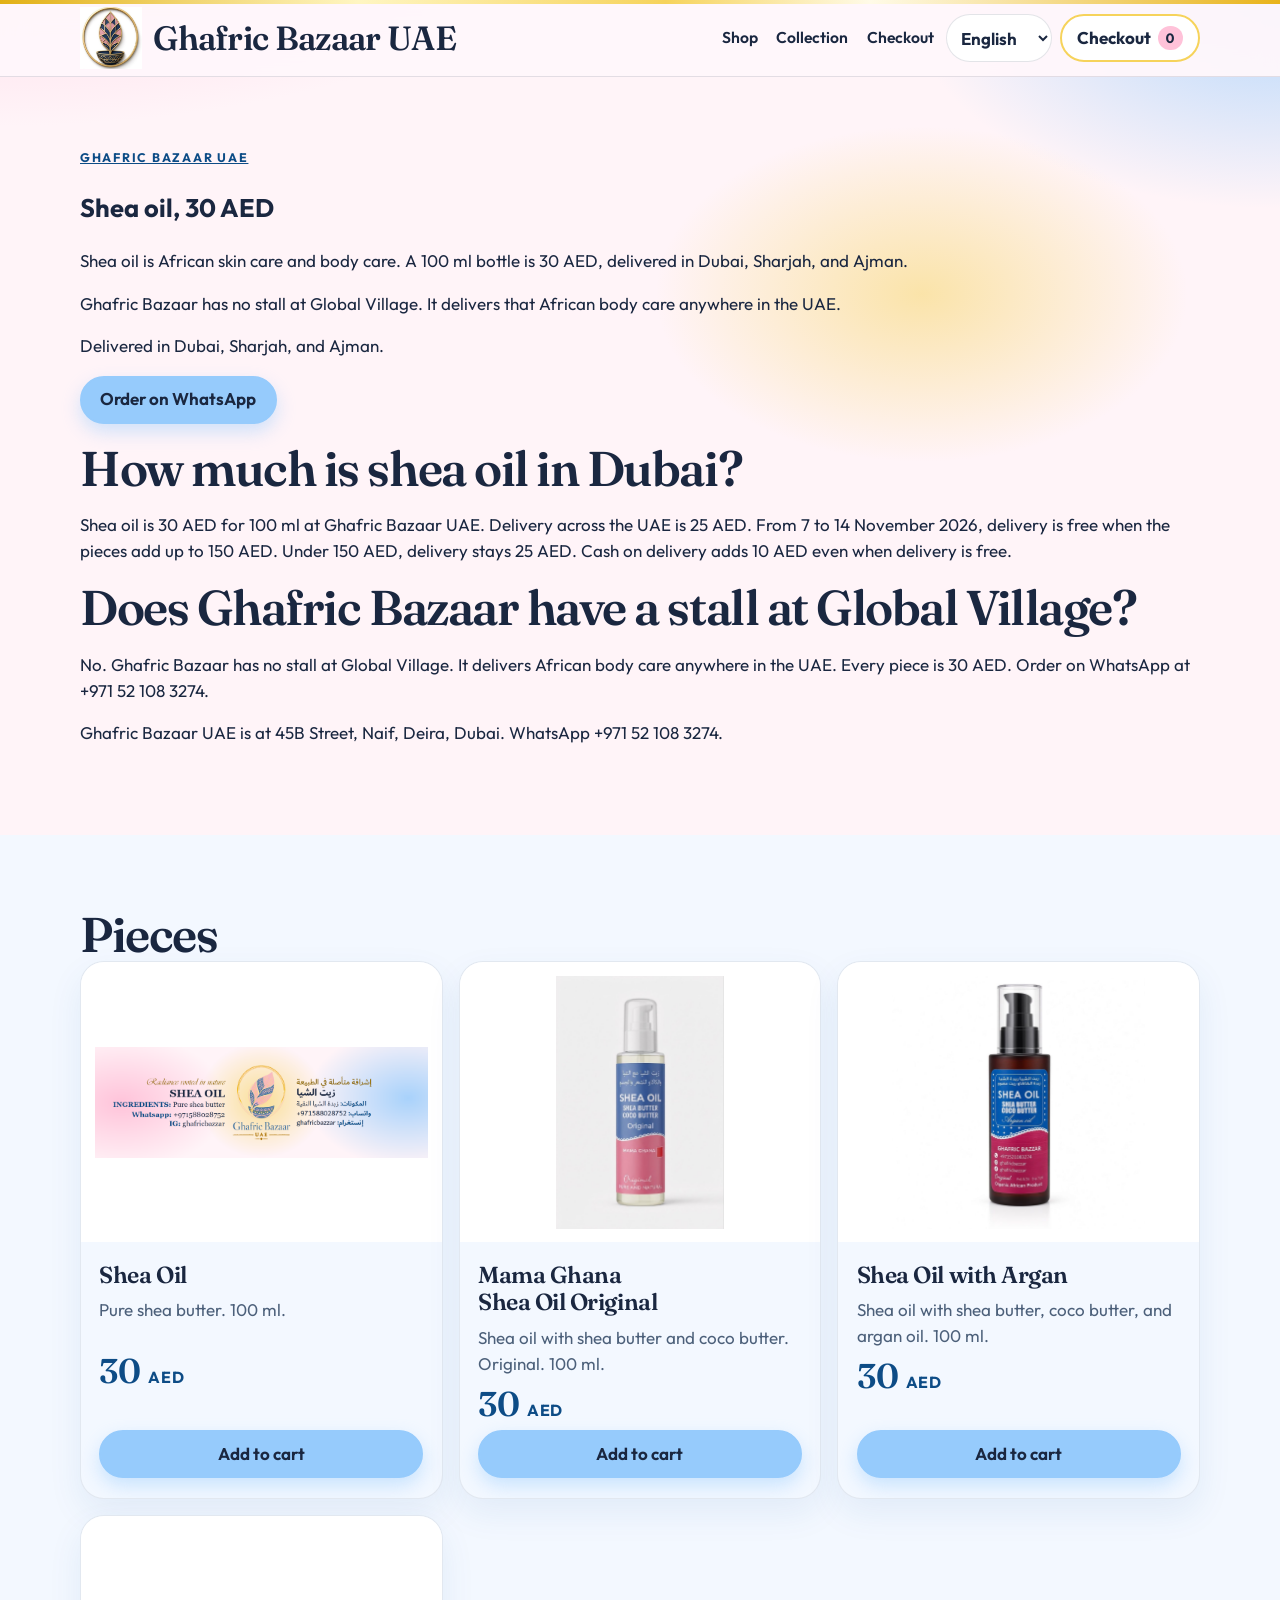
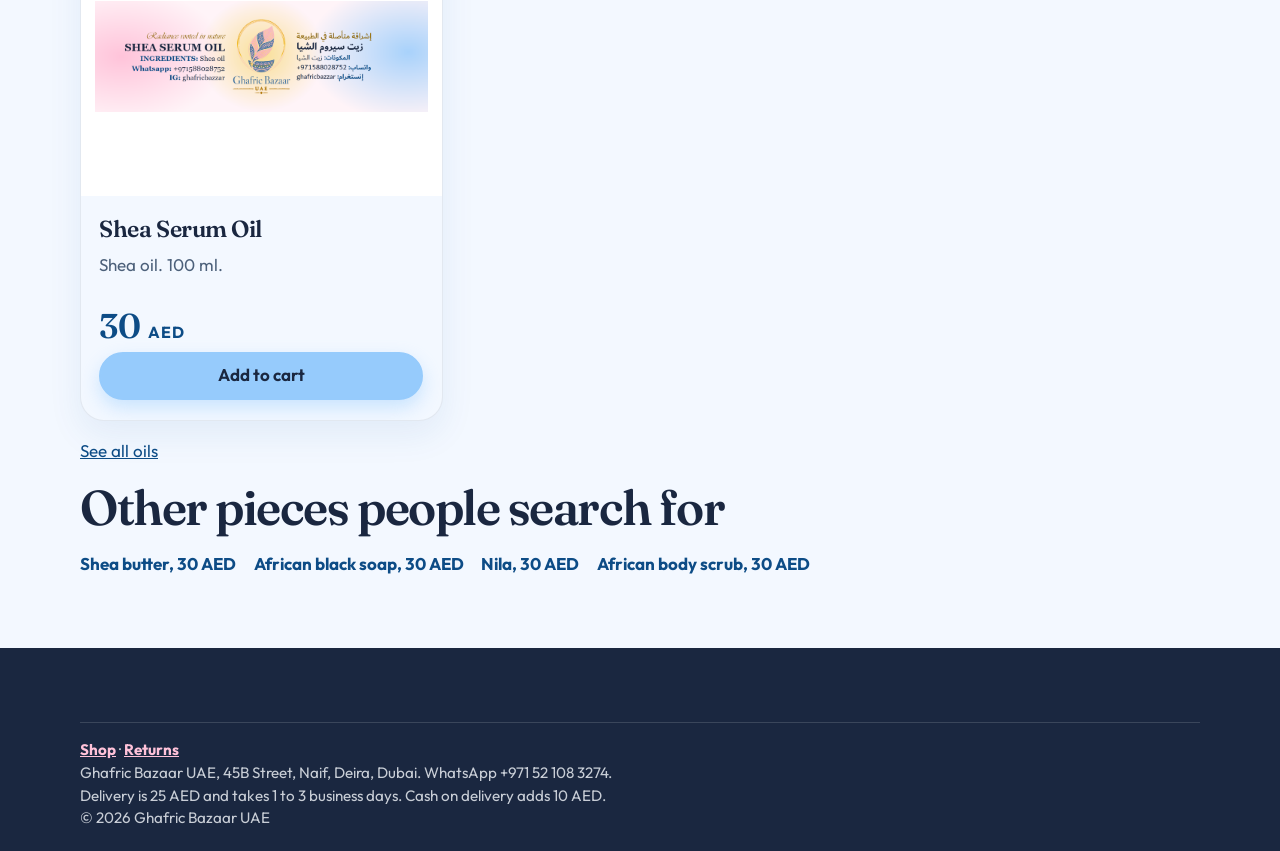
<file: shea-oil.html>
<!DOCTYPE html>
<html lang="en">
<head>
  <meta charset="utf-8">
  <meta name="viewport" content="width=device-width, initial-scale=1">
  <meta name="description" content="Shea oil is African skin care and body care. A 100 ml bottle is 30 AED, delivered in Dubai, Sharjah, and Ajman. Ghafric Bazaar has no stall at Global Village. It delivers that African body care anywhere in the UAE.">
  <meta name="robots" content="index, follow, max-image-preview:large">
  <meta name="theme-color" content="#ffc2d9">
  <meta name="format-detection" content="telephone=no">
  <title>Shea oil in Dubai, 30 AED | Ghafric Bazaar UAE</title>
  <meta property="og:title" content="Shea oil in Dubai, 30 AED | Ghafric Bazaar UAE">
  <meta property="og:description" content="Shea oil is African skin care and body care. A 100 ml bottle is 30 AED, delivered in Dubai, Sharjah, and Ajman. Ghafric Bazaar has no stall at Global Village. It delivers that African body care anywhere in the UAE.">
  <meta property="og:type" content="website">
  <meta property="og:url" content="https://ghafricbazzar.com/shea-oil.html">
  <meta property="og:image" content="https://ghafricbazzar.com/images/shea-oil.png">
  <meta property="og:site_name" content="Ghafric Bazaar UAE">
  <meta property="og:locale" content="en_AE">
  <meta name="twitter:card" content="summary_large_image">
  <meta name="twitter:title" content="Shea oil in Dubai, 30 AED | Ghafric Bazaar UAE">
  <meta name="twitter:description" content="Shea oil is African skin care and body care. A 100 ml bottle is 30 AED, delivered in Dubai, Sharjah, and Ajman. Ghafric Bazaar has no stall at Global Village. It delivers that African body care anywhere in the UAE.">
  <meta name="twitter:image" content="https://ghafricbazzar.com/images/shea-oil.png">
  <meta name="geo.region" content="AE-DU">
  <meta name="geo.placename" content="Naif, Deira, Dubai">
  <meta name="geo.position" content="25.2734569;55.3153515">
  <meta name="ICBM" content="25.2734569, 55.3153515">
  <link rel="canonical" href="https://ghafricbazzar.com/shea-oil.html">
  <link rel="icon" href="images/logo-mark.png?v=6" type="image/png">
  <link rel="preconnect" href="https://fonts.googleapis.com">
  <link rel="preconnect" href="https://fonts.gstatic.com" crossorigin>
  <link href="https://fonts.googleapis.com/css2?family=Fraunces:opsz,wght@9..144,500;9..144,600;9..144,700&family=Outfit:wght@400;500;600;700&family=Noto+Naskh+Arabic:wght@500;600;700&family=Noto+Nastaliq+Urdu:wght@500;600;700&family=Noto+Sans+Arabic:wght@400;500;600;700&family=Noto+Sans+Devanagari:wght@400;500;600;700&family=Noto+Sans+Ethiopic:wght@400;500;600;700&display=swap" rel="stylesheet">
  <link rel="stylesheet" href="styles.css?v=theme46">
  <script type="application/ld+json">
  {
    "@context": "https://schema.org",
    "@type": "BreadcrumbList",
    "itemListElement": [
      { "@type": "ListItem", "position": 1, "name": "Home", "item": "https://ghafricbazzar.com/" },
      { "@type": "ListItem", "position": 2, "name": "Shea oil, 30 AED", "item": "https://ghafricbazzar.com/shea-oil.html" }
    ]
  }
  </script>
  <script type="application/ld+json">
  {
    "@context": "https://schema.org",
    "@type": "FAQPage",
    "mainEntity": [
      {
        "@type": "Question",
        "name": "How much is shea oil in Dubai?",
        "acceptedAnswer": { "@type": "Answer", "text": "Shea oil is 30 AED for 100 ml at Ghafric Bazaar UAE. Delivery across the UAE is 25 AED. From 7 to 14 November 2026, delivery is free when the pieces add up to 150 AED. Under 150 AED, delivery stays 25 AED. Cash on delivery adds 10 AED even when delivery is free." }
      },
      {
        "@type": "Question",
        "name": "Where is Ghafric Bazaar?",
        "acceptedAnswer": { "@type": "Answer", "text": "Ghafric Bazaar UAE is at 45B Street, Naif, Deira, Dubai. It delivers African body care anywhere in the UAE. Every piece is 30 AED. Order on WhatsApp at +971 52 108 3274." }
      },
      {
        "@type": "Question",
        "name": "Does Ghafric Bazaar have a stall at Global Village?",
        "acceptedAnswer": { "@type": "Answer", "text": "No. Ghafric Bazaar has no stall at Global Village. It delivers African body care anywhere in the UAE. Every piece is 30 AED. Order on WhatsApp at +971 52 108 3274." }
      }
    ]
  }
  </script>
  <script type="application/ld+json">
  {
    "@context": "https://schema.org",
    "@type": "ItemList",
    "name": "Shea oil, 30 AED",
    "numberOfItems": 4,
    "itemListElement": [
    {
      "@type": "ListItem",
      "position": 1,
      "item": {
        "@type": "Product",
        "name": "Shea Oil",
        "description": "Pure shea butter. 100 ml.",
        "image": "https://ghafricbazzar.com/images/shea-oil.png",
        "offers": {
          "@type": "Offer",
          "price": "30",
          "priceCurrency": "AED",
          "availability": "https://schema.org/InStock",
          "url": "https://ghafricbazzar.com/shea-oil.html"
        }
      }
    },
    {
      "@type": "ListItem",
      "position": 2,
      "item": {
        "@type": "Product",
        "name": "Mama Ghana Shea Oil Original",
        "description": "Shea oil with shea butter and coco butter. Original. 100 ml.",
        "image": "https://ghafricbazzar.com/images/mama-ghana-shea-oil-original.png",
        "offers": {
          "@type": "Offer",
          "price": "30",
          "priceCurrency": "AED",
          "availability": "https://schema.org/InStock",
          "url": "https://ghafricbazzar.com/shea-oil.html"
        }
      }
    },
    {
      "@type": "ListItem",
      "position": 3,
      "item": {
        "@type": "Product",
        "name": "Shea Oil with Argan",
        "description": "Shea oil with shea butter, coco butter, and argan oil. 100 ml.",
        "image": "https://ghafricbazzar.com/images/shea-oil-argan.jpg",
        "offers": {
          "@type": "Offer",
          "price": "30",
          "priceCurrency": "AED",
          "availability": "https://schema.org/InStock",
          "url": "https://ghafricbazzar.com/shea-oil.html"
        }
      }
    },
    {
      "@type": "ListItem",
      "position": 4,
      "item": {
        "@type": "Product",
        "name": "Shea Serum Oil",
        "description": "Shea oil. 100 ml.",
        "image": "https://ghafricbazzar.com/images/shea-serum-oil.png",
        "offers": {
          "@type": "Offer",
          "price": "30",
          "priceCurrency": "AED",
          "availability": "https://schema.org/InStock",
          "url": "https://ghafricbazzar.com/shea-oil.html"
        }
      }
    }
    ]
  }
  </script>
  <script type="application/ld+json">
  {
    "@context": "https://schema.org",
    "@type": "OnlineStore",
    "@id": "https://ghafricbazzar.com/#shop",
    "name": "Ghafric Bazaar UAE",
    "url": "https://ghafricbazzar.com/",
    "telephone": "+971521083274",
    "email": "hello@ghafricbazzar.com",
    "address": {
      "@type": "PostalAddress",
      "streetAddress": "45B Street",
      "addressLocality": "Naif",
      "addressRegion": "Dubai",
      "addressCountry": "AE"
    },
    "geo": {
      "@type": "GeoCoordinates",
      "latitude": 25.2734569,
      "longitude": 55.3153515
    }
  }
  </script>
</head>
<body>
  <a class="skip" href="#main">Skip to content</a>
  <header class="site-header" id="top">
    <button class="nav-backdrop" type="button" aria-label="Close"></button>
    <div class="header__inner wrap">
      <a class="logo" href="index.html">
        <img class="logo__mark" src="images/logo-mark.png?v=6" alt="" width="62" height="62">
        <span class="logo__name">Ghafric Bazaar UAE</span>
      </a>
      <nav class="nav" id="site-nav" aria-label="Primary">
        <a href="index.html">Shop</a>
        <a href="category.html">Collection</a>
        <a href="checkout.html">Checkout</a>
      </nav>
      <button class="nav-toggle" type="button" aria-expanded="false" aria-controls="site-nav">
        <span class="nav-toggle__bars" aria-hidden="true"></span>
        <span class="nav-toggle__label">Menu</span>
      </button>
      <div class="header__actions">
        <label class="lang">
          <select class="lang__select" id="lang-select" aria-label="Language">
            <option value="en">English</option>
            <option value="ar">العربية</option>
            <option value="am">አማርኛ</option>
            <option value="hi">हिन्दी</option>
            <option value="ur">اردو</option>
            <option value="tl">Tagalog</option>
          </select>
        </label>
        <a class="cart-link" href="checkout.html" data-aria-lock>
          <span class="cart-link__label">Checkout</span>
          <span class="cart-link__count" id="cart-count">0</span>
        </a>
      </div>
    </div>
    <p class="sr-only" id="cart-live" aria-live="polite"></p>
  </header>
  <main id="main">
    <p class="offer-band" data-offer-slot>From 7 to 14 November, spend 150 AED and delivery is free.</p>
    <section class="section">
      <div class="wrap">
        <p class="eyebrow"><a href="index.html">Ghafric Bazaar UAE</a></p>
        <h1>Shea oil, 30 AED</h1>
        <p>Shea oil is African skin care and body care. A 100 ml bottle is 30 AED, delivered in Dubai, Sharjah, and Ajman.</p>
        <p>Ghafric Bazaar has no stall at Global Village. It delivers that African body care anywhere in the UAE.</p>
        <p>Delivered in Dubai, Sharjah, and Ajman.</p>
        <p><a class="btn btn--primary" href="https://wa.me/971521083274?text=Hello%20Ghafric%20Bazaar%20UAE!%20I%20want%20shea%20oil.">Order on WhatsApp</a></p>
        <h2>How much is shea oil in Dubai?</h2>
        <p>Shea oil is 30 AED for 100 ml at Ghafric Bazaar UAE. Delivery across the UAE is 25 AED. From 7 to 14 November 2026, delivery is free when the pieces add up to 150 AED. Under 150 AED, delivery stays 25 AED. Cash on delivery adds 10 AED even when delivery is free.</p>
        <h2>Does Ghafric Bazaar have a stall at Global Village?</h2>
        <p>No. Ghafric Bazaar has no stall at Global Village. It delivers African body care anywhere in the UAE. Every piece is 30 AED. Order on WhatsApp at +971 52 108 3274.</p>
        <p>Ghafric Bazaar UAE is at 45B Street, Naif, Deira, Dubai. WhatsApp +971 52 108 3274.</p>
      </div>
    </section>
    <section class="section section--paper">
      <div class="wrap">
        <h2>Pieces</h2>
        <div class="cards">
          <article class="card card--photo">
            <div class="card__art">
              <img src="images/shea-oil.png" alt="Shea Oil" width="800" height="800">
            </div>
            <div class="card__body">
              <h3>Shea Oil</h3>
              <p class="card__label">Pure shea butter. 100 ml.</p>
              <p class="card__price">30 <span>AED</span></p>
              <button type="button" class="btn btn--primary btn--block add-to-cart">Add to cart</button>
            </div>
          </article>
          <article class="card card--photo">
            <div class="card__art">
              <img src="images/mama-ghana-shea-oil-original.png" alt="Mama Ghana Shea Oil Original" width="800" height="800">
            </div>
            <div class="card__body">
              <h3>Mama Ghana Shea Oil Original</h3>
              <p class="card__label">Shea oil with shea butter and coco butter. Original. 100 ml.</p>
              <p class="card__price">30 <span>AED</span></p>
              <button type="button" class="btn btn--primary btn--block add-to-cart">Add to cart</button>
            </div>
          </article>
          <article class="card card--photo">
            <div class="card__art">
              <img src="images/shea-oil-argan.jpg" alt="Shea Oil with Argan" width="800" height="800">
            </div>
            <div class="card__body">
              <h3>Shea Oil with Argan</h3>
              <p class="card__label">Shea oil with shea butter, coco butter, and argan oil. 100 ml.</p>
              <p class="card__price">30 <span>AED</span></p>
              <button type="button" class="btn btn--primary btn--block add-to-cart">Add to cart</button>
            </div>
          </article>
          <article class="card card--photo">
            <div class="card__art">
              <img src="images/shea-serum-oil.png" alt="Shea Serum Oil" width="800" height="800">
            </div>
            <div class="card__body">
              <h3>Shea Serum Oil</h3>
              <p class="card__label">Shea oil. 100 ml.</p>
              <p class="card__price">30 <span>AED</span></p>
              <button type="button" class="btn btn--primary btn--block add-to-cart">Add to cart</button>
            </div>
          </article>
        </div>
        <p><a href="category.html?c=oils">See all oils</a></p>
        <h2>Other pieces people search for</h2>
        <ul class="piece-nav">
          <li><a href="shea-butter.html">Shea butter, 30 AED</a></li>
          <li><a href="african-black-soap.html">African black soap, 30 AED</a></li>
          <li><a href="nila.html">Nila, 30 AED</a></li>
          <li><a href="body-scrub.html">African body scrub, 30 AED</a></li>
        </ul>
      </div>
    </section>
  </main>
  <footer class="footer" id="contact">
    <div class="wrap footer__base">
      <p><a href="index.html">Shop</a> · <a href="returns.html">Returns</a></p>
      <p>Ghafric Bazaar UAE, 45B Street, Naif, Deira, Dubai. WhatsApp +971 52 108 3274.</p>
      <p>Delivery is 25 AED and takes 1 to 3 business days. Cash on delivery adds 10 AED.</p>
      <p>© 2026 Ghafric Bazaar UAE</p>
    </div>
  </footer>
  <script src="i18n-data.js?v=29"></script>
  <script src="i18n.js?v=12"></script>
  <script src="main.js?v=34" defer></script>
</body>
</html>
</file>
<file: styles.css>
:root {
  --pink: #ffc2d9;
  --blue: #96cbfc;
  --gold: #f6d35b;
  --gold-ink: #a67c00;
  --blue-ink: #0d4c86;
  --cream: #fff4f8;
  --sand: #ffc2d9;
  --paper: #f3f8ff;
  --white: #ffffff;
  --terracotta: var(--blue);
  --terracotta-deep: var(--blue-ink);
  --terracotta-ink: var(--blue-ink);
  --marigold: var(--gold);
  --marigold-soft: #fff1c2;
  --ink: #1a2740;
  --muted: #4c607a;
  --line: rgba(26, 39, 64, 0.12);
  --shadow: 0 18px 46px rgba(30, 90, 160, 0.12);
  --header: 5.5rem;
  --font-serif: "Fraunces", Georgia, "Times New Roman", serif;
  --font-sans: "Outfit", "Segoe UI", sans-serif;
}

*,
*::before,
*::after {
  box-sizing: border-box;
}

html {
  scroll-behavior: smooth;
}

body {
  margin: 0;
  font-family: var(--font-sans);
  color: var(--ink);
  background:
    radial-gradient(1100px 520px at 0% -8%, rgba(255, 194, 217, 0.95), transparent 62%),
    radial-gradient(640px 360px at 100% 0%, rgba(150, 203, 252, 0.7), transparent 58%),
    radial-gradient(380px 240px at 72% 12%, rgba(246, 211, 91, 0.5), transparent 70%),
    var(--cream);
  line-height: 1.5;
  font-size: 1.0625rem;
}

img,
svg {
  max-width: 100%;
}

:focus {
  outline: none;
}

:focus-visible {
  outline: 3px solid var(--gold);
  outline-offset: 3px;
}

::selection {
  background: var(--marigold-soft);
  color: var(--ink);
}

h1,
h2,
h3,
p {
  overflow-wrap: anywhere;
}

h2,
h3 {
  text-wrap: balance;
}

h2 {
  font-family: var(--font-serif);
  font-weight: 600;
  font-size: clamp(2rem, 4vw, 3.05rem);
  line-height: 1.12;
  letter-spacing: -0.03em;
  margin: 0;
}

h3 {
  font-family: var(--font-serif);
  font-size: 1.45rem;
  line-height: 1.2;
  font-weight: 600;
  letter-spacing: -0.02em;
  margin: 0;
}

a {
  color: var(--terracotta-ink);
}

.skip {
  position: absolute;
  left: 1rem;
  top: -4rem;
  z-index: 80;
  background: var(--ink);
  color: var(--paper);
  padding: 0.55rem 0.9rem;
  border-radius: 8px;
  text-decoration: none;
}

.skip:focus {
  top: 0.75rem;
}

[id] {
  scroll-margin-top: 6.25rem;
}

#top {
  scroll-margin-top: 0;
}

.sr-only {
  position: absolute;
  width: 1px;
  height: 1px;
  padding: 0;
  margin: -1px;
  overflow: hidden;
  clip: rect(0, 0, 0, 0);
  white-space: nowrap;
  border: 0;
}

.sprite {
  position: absolute;
  width: 0;
  height: 0;
  overflow: hidden;
}

.wrap {
  width: min(1120px, calc(100% - 2rem));
  margin-inline: auto;
}

.eyebrow {
  margin: 0 0 0.75rem;
  font-family: var(--font-sans);
  font-size: 0.78rem;
  font-weight: 700;
  letter-spacing: 0.14em;
  text-transform: uppercase;
  color: var(--terracotta-deep);
}

h2.eyebrow {
  font-family: var(--font-sans);
  font-size: 0.78rem;
  font-weight: 700;
  letter-spacing: 0.14em;
  text-transform: uppercase;
  color: var(--terracotta-deep);
  line-height: 1.4;
  margin-bottom: 0.85rem;
}

.icon {
  width: 18px;
  height: 18px;
  display: block;
  flex: none;
}

.btn {
  display: inline-flex;
  align-items: center;
  justify-content: center;
  gap: 0.5rem;
  min-height: 48px;
  padding: 0.75rem 1.15rem;
  border-radius: 999px;
  border: 2px solid transparent;
  font: inherit;
  font-weight: 650;
  text-decoration: none;
  cursor: pointer;
  line-height: 1.1;
}

.btn--primary {
  background: var(--blue);
  color: var(--ink);
  border-color: var(--blue);
  box-shadow: 0 8px 18px rgba(150, 203, 252, 0.45);
}

.btn--primary:hover {
  background: var(--blue-ink);
  border-color: var(--blue-ink);
  color: #fff;
}

.btn--ghost {
  background: rgba(255, 255, 255, 0.82);
  color: var(--ink);
  border-color: var(--blue);
}

.btn--ghost:hover {
  background: var(--white);
  border-color: var(--terracotta-deep);
}

.btn--light {
  background: #fff;
  color: var(--blue-ink);
  border-color: #fff;
}

.btn--light:hover {
  background: var(--blue);
  border-color: var(--blue);
  color: var(--ink);
}

.btn--block {
  width: 100%;
}

.pay-link {
  margin-top: 0.85rem;
}

.pay-link.is-disabled {
  opacity: 0.45;
  pointer-events: none;
}

.pay-link__url {
  word-break: break-all;
}

#checkout-send {
  margin-top: 0.7rem;
}

.site-header {
  position: sticky;
  top: 0;
  z-index: 40;
  background: rgba(255, 247, 251, 0.94);
  backdrop-filter: blur(14px);
  border-bottom: 1px solid var(--line);
}

.site-header::before {
  content: "";
  position: absolute;
  top: 0;
  left: 0;
  right: 0;
  height: 4px;
  background: linear-gradient(90deg, #e2b015 0%, #fff6c2 28%, #f6d35b 52%, #fffbe8 68%, #e8b31a 100%);
  pointer-events: none;
}

.header__inner {
  position: relative;
  z-index: 46;
  min-height: 76px;
  display: flex;
  align-items: center;
  gap: 0.75rem;
}

.logo {
  display: flex;
  align-items: center;
  gap: 0.7rem;
  text-decoration: none;
  color: var(--ink);
  margin-right: auto;
}

.logo__mark {
  width: 62px;
  height: 62px;
  object-fit: contain;
  display: block;
  flex: none;
}

.logo__name {
  font-family: var(--font-serif);
  font-weight: 600;
  font-size: 2.1rem;
  letter-spacing: -0.02em;
  line-height: 1.15;
  white-space: nowrap;
}

.nav {
  display: flex;
  align-items: center;
  gap: 1.15rem;
}

.nav a {
  flex: none;
  white-space: nowrap;
  text-decoration: none;
  color: var(--ink);
  font-weight: 600;
  font-size: 0.98rem;
}

.nav a:hover {
  color: var(--terracotta-deep);
}

.nav-toggle {
  position: relative;
  z-index: 2;
  display: none;
  align-items: center;
  gap: 0.45rem;
  min-height: 44px;
  padding: 0 0.85rem;
  border-radius: 999px;
  border: 1px solid rgba(26, 39, 64, 0.16);
  background: transparent;
  color: var(--ink);
  font: inherit;
  font-weight: 650;
  cursor: pointer;
}

.nav-toggle__bars {
  width: 16px;
  height: 2px;
  background: currentColor;
  box-shadow: 0 -5px 0 currentColor, 0 5px 0 currentColor;
}

.hero {
  position: relative;
  isolation: isolate;
  overflow: hidden;
  padding: 2.25rem 0 2.75rem;
  background: var(--pink);
}

.hero__photo {
  position: absolute;
  inset: 0;
  z-index: 0;
}

.hero__photo img {
  width: 100%;
  height: 100%;
  object-fit: cover;
  object-position: center;
}

.hero__photo::after {
  content: "";
  position: absolute;
  inset: 0;
  background: rgba(18, 28, 46, 0.16);
}

.hero__grid {
  position: relative;
  z-index: 1;
  display: grid;
  gap: 2rem;
  align-items: center;
}

.hero__copy {
  text-align: center;
}

.hero .eyebrow,
.hero h1,
.hero .lede {
  color: #fffdf9;
  text-shadow: 0 1px 12px rgba(18, 28, 46, 0.55);
}

.hero .h1-kicker {
  color: #fff3c4;
}

.hero h1 {
  margin: 0 0 1rem;
  font-family: var(--font-serif);
  font-weight: 600;
  font-size: clamp(2.15rem, 4.7vw, 3.65rem);
  line-height: 1.06;
  letter-spacing: -0.035em;
}

.h1-kicker {
  display: block;
  margin-bottom: 0.45rem;
  font-size: 0.42em;
  line-height: 1.2;
  letter-spacing: -0.02em;
  color: var(--terracotta-deep);
}

.h1-price {
  display: block;
  margin-top: 0.2rem;
}

.hero h1 em {
  font-style: normal;
  color: #fff3c4;
  background-image: linear-gradient(90deg, #e2b015 0%, #fff6c2 46%, #f6d35b 100%);
  background-size: 100% 0.22em;
  background-repeat: no-repeat;
  background-position: 0 88%;
}

.lede {
  margin: 0;
  max-width: 40rem;
  color: var(--muted);
  font-size: 1.08rem;
  line-height: 1.6;
}

.hero__actions {
  display: flex;
  flex-wrap: wrap;
  justify-content: center;
  gap: 0.75rem;
  margin-top: 1.4rem;
}

.hero .lede {
  margin-inline: auto;
}

.features {
  background: var(--blue);
  color: var(--ink);
}

.features__list {
  display: grid;
  grid-template-columns: repeat(auto-fit, minmax(min(100%, 11rem), 1fr));
  gap: 0.9rem 1rem;
  margin-block: 0;
  padding: 1.2rem 0;
  list-style: none;
  align-items: center;
}

.feature {
  display: flex;
  align-items: center;
  gap: 0.7rem;
  min-width: 0;
  color: inherit;
  font-size: 0.95rem;
  font-weight: 650;
  line-height: 1.25;
  text-decoration: none;
}

.feature > span:last-child {
  text-wrap: balance;
}

.feature__mark {
  display: grid;
  place-items: center;
  width: 2.55rem;
  height: 2.55rem;
  flex: none;
  border-radius: 999px;
  background: var(--white);
  color: var(--blue-ink);
}

.feature__mark .icon {
  width: 1.3rem;
  height: 1.3rem;
  fill: none;
  stroke: currentColor;
  stroke-width: 1.8;
  stroke-linecap: round;
  stroke-linejoin: round;
}

.section {
  padding: 3.5rem 0;
}

.section--sand {
  background: var(--sand);
}

.section--paper {
  background: var(--paper);
}

.section__head {
  max-width: 42rem;
  margin-bottom: 1.6rem;
}

.section__head h1,
.section__head h2 {
  margin-bottom: 0.65rem;
}

.section__head h1 {
  font-family: var(--font-serif);
  font-weight: 600;
  font-size: clamp(2rem, 4vw, 3.05rem);
  line-height: 1.12;
  letter-spacing: -0.03em;
  margin: 0 0 0.65rem;
}

.back-link {
  display: inline-block;
  margin: 0 0 1.1rem;
  font-weight: 700;
  color: var(--terracotta-deep);
  text-decoration: none;
}

.back-link:hover {
  text-decoration: underline;
}

.catalog-single .cat-group {
  margin-top: 0;
}

.catalog-single .cat-group .cats__title {
  display: none;
}

.price-line {
  margin: 0;
  font-size: 1.15rem;
  font-weight: 650;
}

.price-line strong {
  color: var(--terracotta-deep);
}

.cats__title {
  margin: 0 0 0.85rem;
  font-size: 1.35rem;
  line-height: 1.2;
  letter-spacing: -0.02em;
}

.categories {
  display: grid;
  grid-template-columns: 1fr 1fr;
  gap: 0.75rem;
  margin: 0 0 1.75rem;
  padding: 0;
  list-style: none;
}

.categories a {
  display: flex;
  flex-direction: column;
  gap: 0.15rem;
  height: 100%;
  padding: 0 0 0.9rem;
  overflow: hidden;
  border-radius: 18px;
  background: #fff;
  border: 1px solid rgba(26, 39, 64, 0.08);
  color: var(--ink);
  text-decoration: none;
  box-shadow: 0 10px 24px rgba(30, 90, 160, 0.08);
}

.cat__cover {
  display: grid;
  place-items: center;
  box-sizing: border-box;
  height: 158px;
  min-height: 0;
  margin-bottom: 0.45rem;
  padding: 0.45rem;
  overflow: hidden;
  background: #fff;
  border-bottom: 1px solid rgba(26, 39, 64, 0.06);
}

.cat__cover img {
  min-width: 0;
  min-height: 0;
  width: auto;
  height: auto;
  max-width: 100%;
  max-height: 100%;
  object-fit: contain;
}

.categories a:hover,
.categories a.is-current {
  border-color: var(--gold);
}

.cat__name {
  padding-inline: 0.9rem;
  font-family: var(--font-serif);
  font-weight: 600;
  font-size: 1.2rem;
  letter-spacing: -0.02em;
  line-height: 1.2;
}

.cat__price {
  margin-top: 0.2rem;
  padding-inline: 0.9rem;
  font-family: var(--font-serif);
  font-size: 1.45rem;
  font-weight: 600;
  line-height: 1;
  color: var(--terracotta-deep);
}

.cat__order {
  margin-top: 0.35rem;
  padding-inline: 0.9rem;
  font-size: 0.92rem;
  font-weight: 700;
  color: var(--terracotta-deep);
}

.cat-group {
  margin-top: 2.4rem;
}

.cat-group[hidden] {
  display: none !important;
}

html.js .cat-group:not(.is-on) {
  display: none !important;
}

.cat-group .cats__title {
  margin-bottom: 0.9rem;
}

.cat-empty {
  margin: 0;
  max-width: 36rem;
  color: var(--muted);
}

.cards {
  display: grid;
  gap: 1rem;
}

.card {
  display: flex;
  flex-direction: column;
  background: var(--paper);
  border-radius: 24px;
  overflow: hidden;
  border: 1px solid rgba(26, 39, 64, 0.08);
  box-shadow: 0 14px 34px rgba(30, 90, 160, 0.08);
}

.card__art {
  height: 210px;
  display: grid;
  place-items: center;
}

.card__art svg {
  width: 210px;
  height: auto;
}

.card--nila .card__art {
  background: radial-gradient(circle at 50% 58%, #96cbfc, #ffc2d9 72%);
}

.card--shea .card__art {
  background: radial-gradient(circle at 50% 58%, #f6d35b, #ffc2d9 72%);
}

.card--soap .card__art {
  background: radial-gradient(circle at 50% 60%, #ffc2d9, #f6d35b 72%);
}

.card--photo .card__art {
  height: 280px;
  padding: 0.85rem;
  overflow: hidden;
  background: #fff;
}

.card--photo .card__art img {
  min-width: 0;
  min-height: 0;
  width: auto;
  height: auto;
  max-width: 100%;
  max-height: 100%;
  object-fit: contain;
}

.card__body {
  display: flex;
  flex-direction: column;
  gap: 0.55rem;
  flex: 1;
  padding: 1.15rem 1.15rem 1.25rem;
}

.card__label {
  margin: 0;
  min-height: 2.7em;
  color: var(--muted);
}

.card__price {
  margin: 0.15rem 0 0;
  font-family: var(--font-serif);
  font-size: 2.15rem;
  line-height: 1;
  color: var(--terracotta-deep);
  font-weight: 600;
}

.card__price span {
  font-family: var(--font-sans);
  font-size: 1rem;
  font-weight: 700;
  letter-spacing: 0.04em;
}

.card[hidden] {
  display: none !important;
}

.search {
  margin: 1rem 0 0;
}

.search__input {
  width: min(100%, 28rem);
  font: inherit;
  font-weight: 500;
  color: var(--ink);
  background: #fff;
  border: 1px solid var(--line);
  border-radius: 14px;
  padding: 0.75rem 0.85rem;
}

.order-code {
  display: flex;
  align-items: baseline;
  gap: 0.5rem;
  margin: 0.9rem 0 0;
  font-weight: 700;
}

.order-code bdi {
  letter-spacing: 0.06em;
}

.order-code[hidden] {
  display: none !important;
}

.order-message {
  display: block;
  width: 100%;
  min-height: 9rem;
  margin: 0.85rem 0 0;
  font: inherit;
  font-weight: 500;
  line-height: 1.45;
  color: var(--ink);
  background: var(--cream);
  border: 1px solid var(--line);
  border-radius: 14px;
  padding: 0.75rem 0.85rem;
  resize: vertical;
}

.order-message[hidden] {
  display: none !important;
}

.card .btn {
  margin-top: auto;
}

.header__actions {
  position: relative;
  z-index: 2;
  display: flex;
  align-items: center;
  gap: 0.5rem;
  flex: none;
}

.cart-link {
  display: inline-flex;
  align-items: center;
  justify-content: center;
  gap: 0.45rem;
  min-height: 48px;
  padding: 0 0.95rem;
  border-radius: 999px;
  border: 2px solid var(--gold);
  background: var(--white);
  color: var(--ink);
  text-decoration: none;
  font-weight: 700;
  white-space: nowrap;
}

.cart-link:hover {
  background: var(--marigold-soft);
}

.cart-link__count {
  min-width: 1.55rem;
  height: 1.55rem;
  padding: 0 0.35rem;
  display: inline-grid;
  place-items: center;
  border-radius: 999px;
  background: var(--pink);
  color: var(--ink);
  font-size: 0.85rem;
  font-variant-numeric: tabular-nums;
}

.checkout {
  display: grid;
  gap: 1rem;
}

.cart-lines {
  list-style: none;
  margin: 0.4rem 0 0;
  padding: 0;
}

.cart-line {
  display: grid;
  grid-template-columns: minmax(0, 1fr) auto;
  gap: 0.65rem 0.85rem;
  align-items: center;
  padding: 0.85rem 0;
  border-top: 1px dashed rgba(26, 39, 64, 0.22);
}

.cart-line__name,
.cart-line__meta {
  margin: 0;
}

.cart-line__name {
  font-weight: 700;
}

.cart-line__meta {
  color: var(--muted);
  font-size: 0.95rem;
}

.cart-line__actions {
  display: flex;
  align-items: center;
  gap: 0.35rem;
}

.cart-line__remove,
.cart-clear {
  border: 0;
  background: transparent;
  color: var(--blue-ink);
  font: inherit;
  font-weight: 700;
  cursor: pointer;
  padding: 0.45rem 0.2rem;
}

.cart-clear {
  margin-top: 0.35rem;
  padding-left: 0;
}

.field {
  display: flex;
  flex-direction: column;
  gap: 0.35rem;
  margin: 0 0 0.8rem;
  font-weight: 650;
}

.field__optional {
  font-weight: 500;
  color: var(--muted);
}

.field input,
.field textarea,
.field select {
  width: 100%;
  font: inherit;
  font-weight: 500;
  color: var(--ink);
  background: var(--cream);
  border: 1px solid var(--line);
  border-radius: 14px;
  padding: 0.75rem 0.85rem;
}

.field textarea {
  min-height: 6.5rem;
  resize: vertical;
}

.btn:disabled {
  opacity: 0.45;
  cursor: not-allowed;
}

#checkout-form .btn {
  margin-top: 0.85rem;
}

.order-intro {
  max-width: 44rem;
  margin: 0.8rem 0 0;
  color: var(--muted);
  font-size: 1.12rem;
}

.steps {
  list-style: none;
  margin: 1.6rem 0 0;
  padding: 0;
  display: grid;
  gap: 0.9rem;
}

.steps li {
  background: var(--white);
  border: 1px solid var(--line);
  border-radius: 20px;
  padding: 1.15rem 1.15rem 1.2rem;
}

.steps__num {
  display: block;
  margin-bottom: 0.35rem;
  font-family: var(--font-serif);
  font-size: 1.7rem;
  color: var(--gold-ink);
  line-height: 1;
}

.steps h3 {
  margin-bottom: 0.4rem;
}

.steps p {
  margin: 0;
}

.order-grid {
  display: grid;
  gap: 1rem;
  margin-top: 1.15rem;
}

.panel {
  background: var(--white);
  border: 1px solid var(--line);
  border-radius: 22px;
  padding: 1.2rem 1.15rem 1.25rem;
}

.panel__kicker {
  margin: 0 0 0.35rem;
  font-size: 0.76rem;
  font-weight: 700;
  letter-spacing: 0.13em;
  text-transform: uppercase;
  color: var(--terracotta-deep);
}

.panel h3 {
  margin-bottom: 0.35rem;
}

.panel > p {
  margin: 0 0 0.9rem;
  color: var(--muted);
}

.estimator__qty {
  display: flex;
  flex-wrap: wrap;
  align-items: center;
  gap: 0.75rem;
  margin-bottom: 0.85rem;
}

.stepper {
  display: inline-flex;
  align-items: center;
  gap: 0.15rem;
  padding: 0.2rem;
  border-radius: 999px;
  background: var(--cream);
  border: 1px solid var(--line);
}

.stepper button {
  width: 44px;
  height: 44px;
  border: 0;
  border-radius: 50%;
  background: var(--blue);
  color: var(--ink);
  font-size: 1.45rem;
  line-height: 1;
  cursor: pointer;
}

.stepper button:disabled {
  opacity: 0.35;
  cursor: not-allowed;
}

.stepper__value {
  min-width: 1.6rem;
  text-align: center;
  font-weight: 700;
}

.estimator__math {
  margin: 0;
  font-weight: 700;
}

.estimator__line {
  display: flex;
  justify-content: space-between;
  gap: 1rem;
  margin: 0;
  padding: 0.45rem 0;
  font-weight: 650;
}

.estimator__line--grand {
  margin-top: 0.2rem;
  padding-top: 0.75rem;
  border-top: 1px dashed rgba(26, 39, 64, 0.22);
  align-items: baseline;
}

.estimator__line--grand strong {
  font-family: var(--font-serif);
  font-size: 1.9rem;
  font-weight: 600;
  color: var(--terracotta-deep);
  line-height: 1;
}

.estimator .btn {
  margin-top: 0.9rem;
}

.hint {
  margin: 0.75rem 0 0;
  color: var(--muted);
  font-size: 0.92rem;
}

.about-card {
  max-width: 50rem;
  background: var(--paper);
  border-radius: 28px;
  padding: clamp(1.4rem, 4vw, 2.8rem);
  border: 1px solid rgba(26, 39, 64, 0.06);
  box-shadow: var(--shadow);
}

.about__lead {
  margin: 0;
  font-family: var(--font-serif);
  font-weight: 500;
  font-size: clamp(1.28rem, 2.5vw, 1.75rem);
  line-height: 1.45;
  letter-spacing: -0.02em;
}

.about__body,
.about__close {
  margin: 1rem 0 0;
  max-width: 40rem;
  color: var(--muted);
  font-size: 1.08rem;
  line-height: 1.6;
}

.about__price {
  margin: 1.25rem 0 0;
  font-family: var(--font-serif);
  font-weight: 600;
  font-size: clamp(1.45rem, 2.5vw, 1.9rem);
  line-height: 1.25;
  letter-spacing: -0.02em;
}

.about__price strong {
  color: var(--terracotta-deep);
  font-weight: 700;
}

.footer {
  background: var(--ink);
  color: #f4f7fb;
  padding: 2.8rem 0 1.3rem;
}

.footer a {
  color: var(--pink);
  font-weight: 700;
}

.footer h2 {
  font-family: var(--font-sans);
  font-size: 0.76rem;
  font-weight: 700;
  letter-spacing: 0.13em;
  text-transform: uppercase;
  color: var(--gold);
  margin: 0 0 0.65rem;
  line-height: 1.3;
}

.footer__grid {
  display: grid;
  gap: 1.5rem;
}

.footer__logo {
  display: block;
  width: min(220px, 100%);
  height: auto;
  margin: 0 0 0.9rem;
  padding: 0.45rem 0.55rem 0.2rem;
  background: #fff;
  border-radius: 18px;
}

.footer p {
  margin: 0 0 0.45rem;
}

.notice {
  margin-top: 0.85rem;
  padding: 0.8rem 0.9rem;
  border-radius: 14px;
  background: rgba(255, 255, 255, 0.08);
  color: var(--pink);
  font-weight: 700;
}

.offer-band {
  margin: 0;
  padding: 0.8rem 1rem;
  background: var(--ink);
  color: var(--gold);
  text-align: center;
  font-weight: 700;
  font-size: 1.05rem;
  line-height: 1.35;
}

.offer-line,
.cart-offer {
  margin: 0.45rem 0 0;
  color: var(--blue-ink);
  font-weight: 700;
}

.footer__base {
  margin-top: 1.8rem;
  padding-top: 1rem;
  border-top: 1px solid rgba(255, 255, 255, 0.14);
}

.footer__base p {
  margin: 0;
  color: rgba(244, 247, 251, 0.8);
  font-size: 0.95rem;
}

.to-top {
  position: fixed;
  right: 1rem;
  bottom: calc(1rem + env(safe-area-inset-bottom, 0px));
  z-index: 35;
  width: 52px;
  height: 52px;
  padding: 0;
  border: 2px solid var(--gold);
  border-radius: 50%;
  background: #fff;
  color: var(--ink);
  box-shadow: var(--shadow);
  cursor: pointer;
  display: grid;
  place-items: center;
}

.to-top[hidden] {
  display: none;
}

.to-top:hover {
  background: var(--gold);
}

.to-top__arrow {
  width: 12px;
  height: 12px;
  border-top: 2.5px solid currentColor;
  border-left: 2.5px solid currentColor;
  transform: translateY(3px) rotate(45deg);
}

.nav-backdrop {
  display: none;
}

@media (max-width: 1100px) {
  .nav-backdrop.is-on {
    display: block;
    position: absolute;
    top: 100%;
    left: 0;
    right: 0;
    height: 100vh;
    z-index: 45;
    border: 0;
    padding: 0;
    background: rgba(26, 39, 64, 0.28);
    cursor: pointer;
  }

  .nav-toggle {
    display: inline-flex;
  }

  .nav {
    display: none;
    position: absolute;
    top: 100%;
    left: 0;
    right: 0;
    z-index: 50;
    width: auto;
    margin: 0;
    flex-direction: column;
    align-items: stretch;
    gap: 0;
    padding: 0.35rem 1rem 0.75rem;
    background: var(--cream);
    border-bottom: 1px solid var(--line);
    box-shadow: 0 18px 30px rgba(26, 39, 64, 0.08);
  }

  .nav.is-open {
    display: flex;
  }

  .nav a {
    padding: 0.85rem 0.2rem;
    border-bottom: 1px solid var(--line);
    font-size: 1.05rem;
  }
}

@media (max-width: 720px) {
  [id] {
    scroll-margin-top: 8.5rem;
  }

  .header__inner {
    flex-wrap: wrap;
    padding-bottom: 0.7rem;
  }

  .logo__mark {
    width: 44px;
    height: 44px;
  }

  .logo__name {
    font-size: 1.2rem;
    white-space: nowrap;
  }

  .header__actions {
    order: 4;
    flex: 1 1 100%;
  }

  .header__actions .cart-link {
    flex: 1;
  }
}

@media (max-width: 430px) {
  [id] {
    scroll-margin-top: 8.75rem;
  }

  .header__inner {
    flex-wrap: wrap;
    padding-bottom: 0.7rem;
  }

  .logo__mark {
    width: 40px;
    height: 40px;
  }

  .logo__name {
    font-size: 1.02rem;
    white-space: nowrap;
  }

  .header__actions {
    order: 4;
  }

  .header__actions .cart-link {
    flex: 1;
  }

  .hero__actions {
    flex-direction: column;
  }

  .hero__actions .btn {
    width: 100%;
  }

  .cart-line {
    grid-template-columns: 1fr;
    align-items: start;
  }
}

@media (min-width: 800px) {
  .steps {
    grid-template-columns: repeat(3, 1fr);
  }

  .footer__grid {
    grid-template-columns: 1.4fr 0.9fr 0.9fr;
  }
}

@media (min-width: 900px) {
  .wrap {
    width: min(1120px, calc(100% - 3rem));
  }

  .hero {
    padding: 4rem 0 4.25rem;
  }

  .cards {
    grid-template-columns: repeat(3, 1fr);
  }

  .categories {
    grid-template-columns: repeat(4, 1fr);
  }

  .checkout {
    grid-template-columns: 1fr 1fr;
    align-items: start;
  }

  .section {
    padding: 4.5rem 0;
  }
}

.h1-line {
  display: block;
}

.piece-nav {
  display: flex;
  flex-wrap: wrap;
  gap: 0.55rem 1.1rem;
  margin: 1rem 0 0;
  padding: 0;
  list-style: none;
}

.piece-nav a {
  font-weight: 700;
  text-decoration: none;
}

.lang {
  display: inline-flex;
  align-items: center;
}

.lang__select {
  min-height: 48px;
  max-width: 9.2rem;
  border: 1.5px solid var(--line);
  border-radius: 999px;
  background: #fff;
  color: var(--ink);
  font: inherit;
  font-weight: 650;
  padding: 0 0.65rem;
}

html[lang="ar"] {
  --font-sans: "Noto Sans Arabic", "Segoe UI", sans-serif;
  --font-serif: "Noto Naskh Arabic", "Noto Sans Arabic", serif;
}

html[lang="ur"] {
  --font-sans: "Noto Nastaliq Urdu", "Noto Sans Arabic", serif;
  --font-serif: "Noto Nastaliq Urdu", "Noto Sans Arabic", serif;
}

html[lang="hi"] {
  --font-sans: "Noto Sans Devanagari", "Segoe UI", sans-serif;
  --font-serif: "Noto Sans Devanagari", "Segoe UI", sans-serif;
}

html[lang="am"] {
  --font-sans: "Noto Sans Ethiopic", "Segoe UI", sans-serif;
  --font-serif: "Noto Sans Ethiopic", "Segoe UI", sans-serif;
}

html[lang="ar"] .hero h1,
html[lang="ur"] .hero h1,
html[lang="hi"] .hero h1,
html[lang="am"] .hero h1 {
  letter-spacing: 0;
  line-height: 1.35;
}

html[lang="ur"] p,
html[lang="ur"] .card__label,
html[lang="ur"] .cat__name,
html[lang="ur"] li {
  line-height: 1.9;
}

html[lang="ur"] .btn,
html[lang="ur"] .lang__select,
html[lang="ur"] .nav a,
html[lang="ur"] .nav-toggle__label {
  line-height: 1.7;
}

html[dir="rtl"] .logo {
  margin-right: 0;
  margin-left: 0;
  margin-inline-end: auto;
}

html[dir="rtl"] .cart-clear {
  padding-left: 0.2rem;
  padding-inline-start: 0;
}

html[dir="rtl"] .cart-line__meta {
  direction: ltr;
  unicode-bidi: isolate;
  text-align: end;
}

html[dir="rtl"] .stepper {
  direction: ltr;
}

html[dir="rtl"] .estimator__math,
html[dir="rtl"] .estimator__math > span,
html[dir="rtl"] .estimator__line strong,
html[dir="rtl"] .card__price,
html[dir="rtl"] .cat__price,
html[dir="rtl"] .h1-price em,
html[dir="rtl"] .price-line strong,
html[dir="rtl"] .about__price strong {
  direction: ltr;
  unicode-bidi: isolate;
}

html[dir="rtl"] .card__price,
html[dir="rtl"] .cat__price,
html[dir="rtl"] .estimator__math {
  text-align: end;
}

html[dir="rtl"] .to-top {
  right: auto;
  inset-inline-end: 1rem;
}

@media (prefers-reduced-motion: reduce) {
  html {
    scroll-behavior: auto;
  }

  *,
  *::before,
  *::after {
    animation: none !important;
    transition: none !important;
  }
}
</file>
